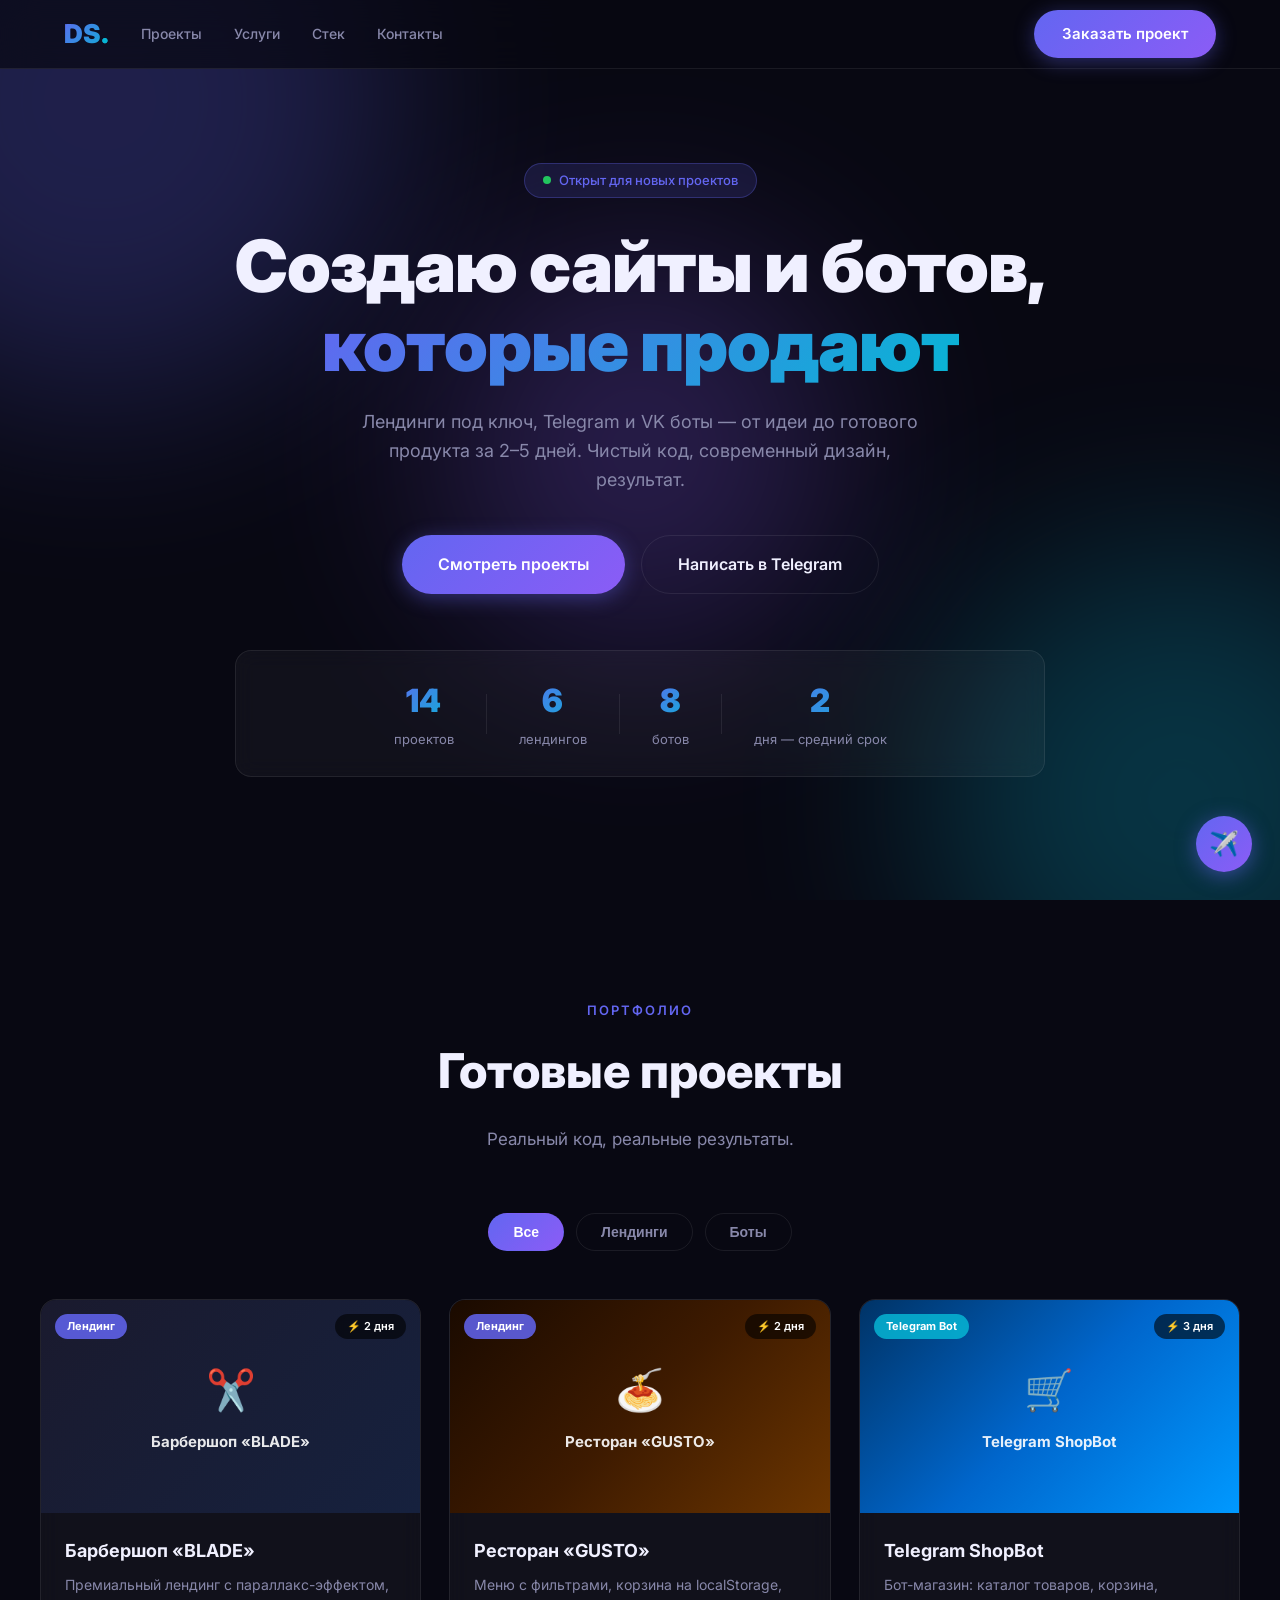
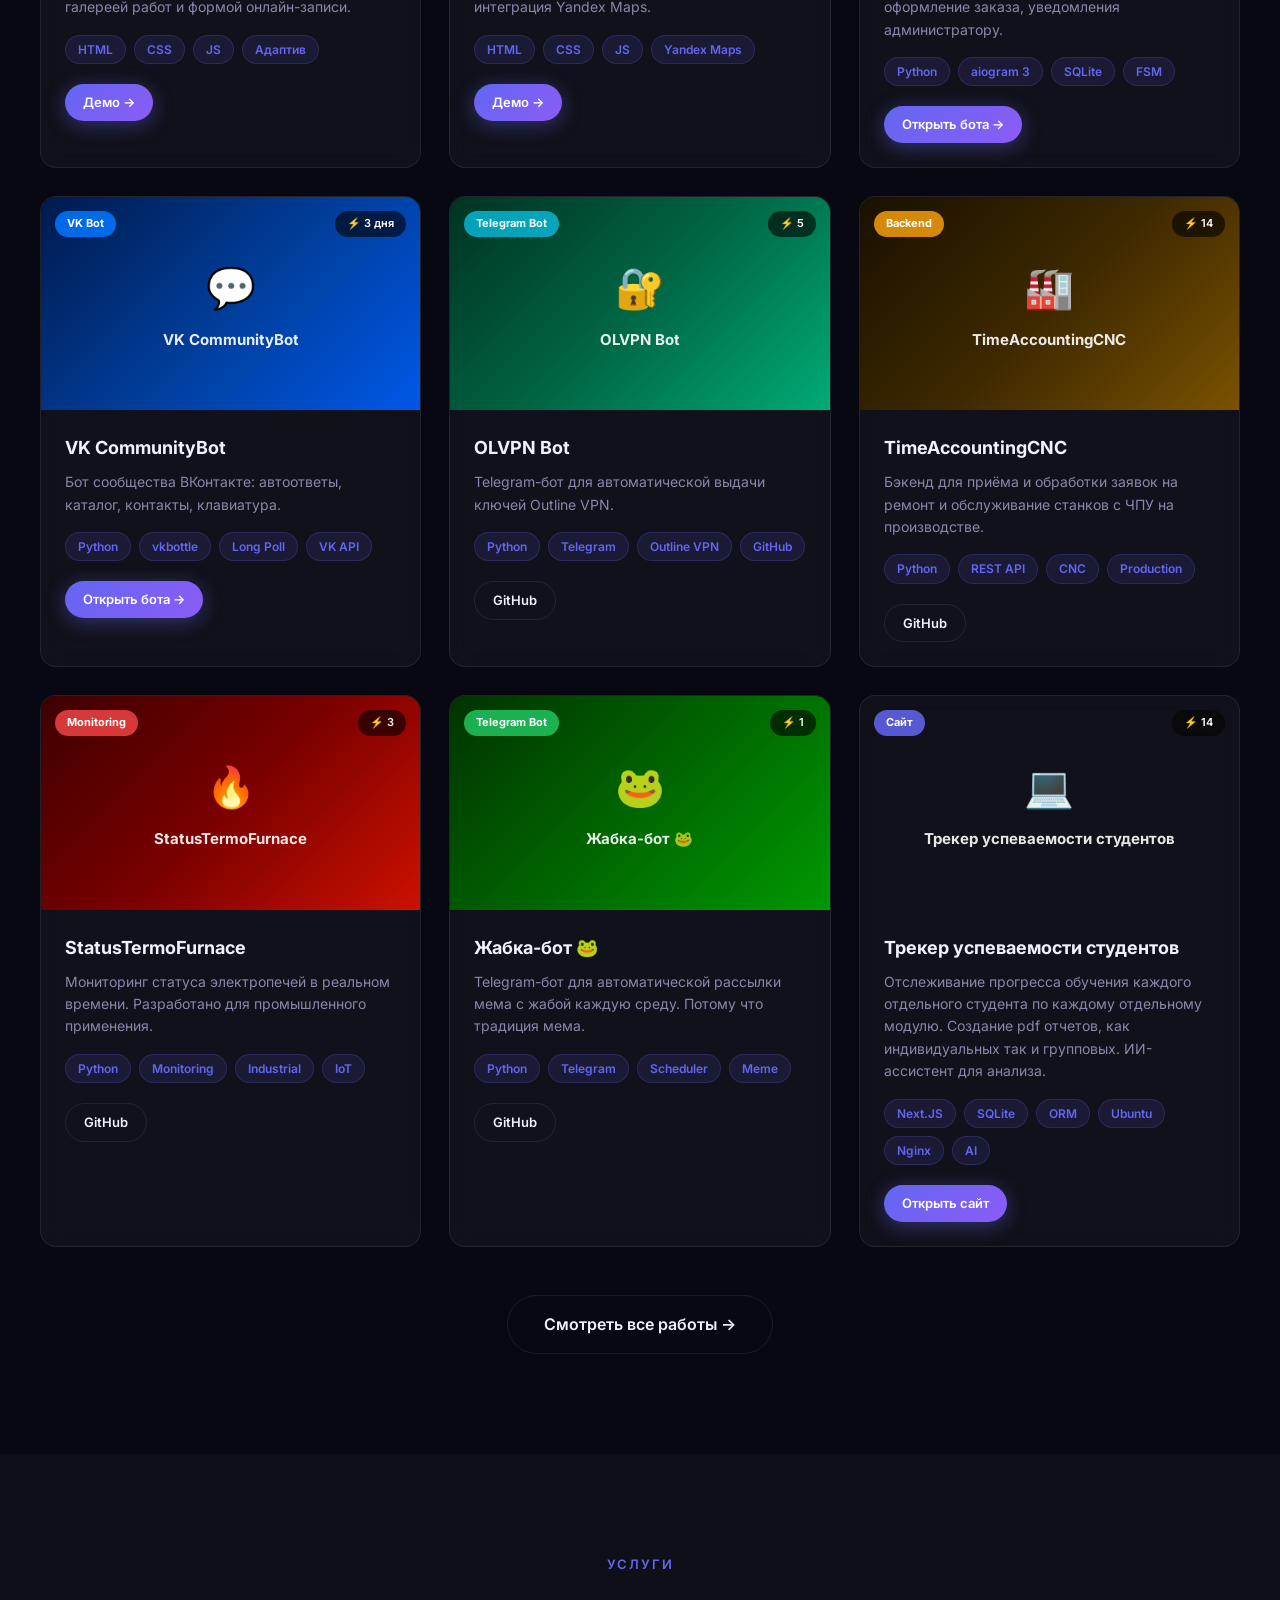
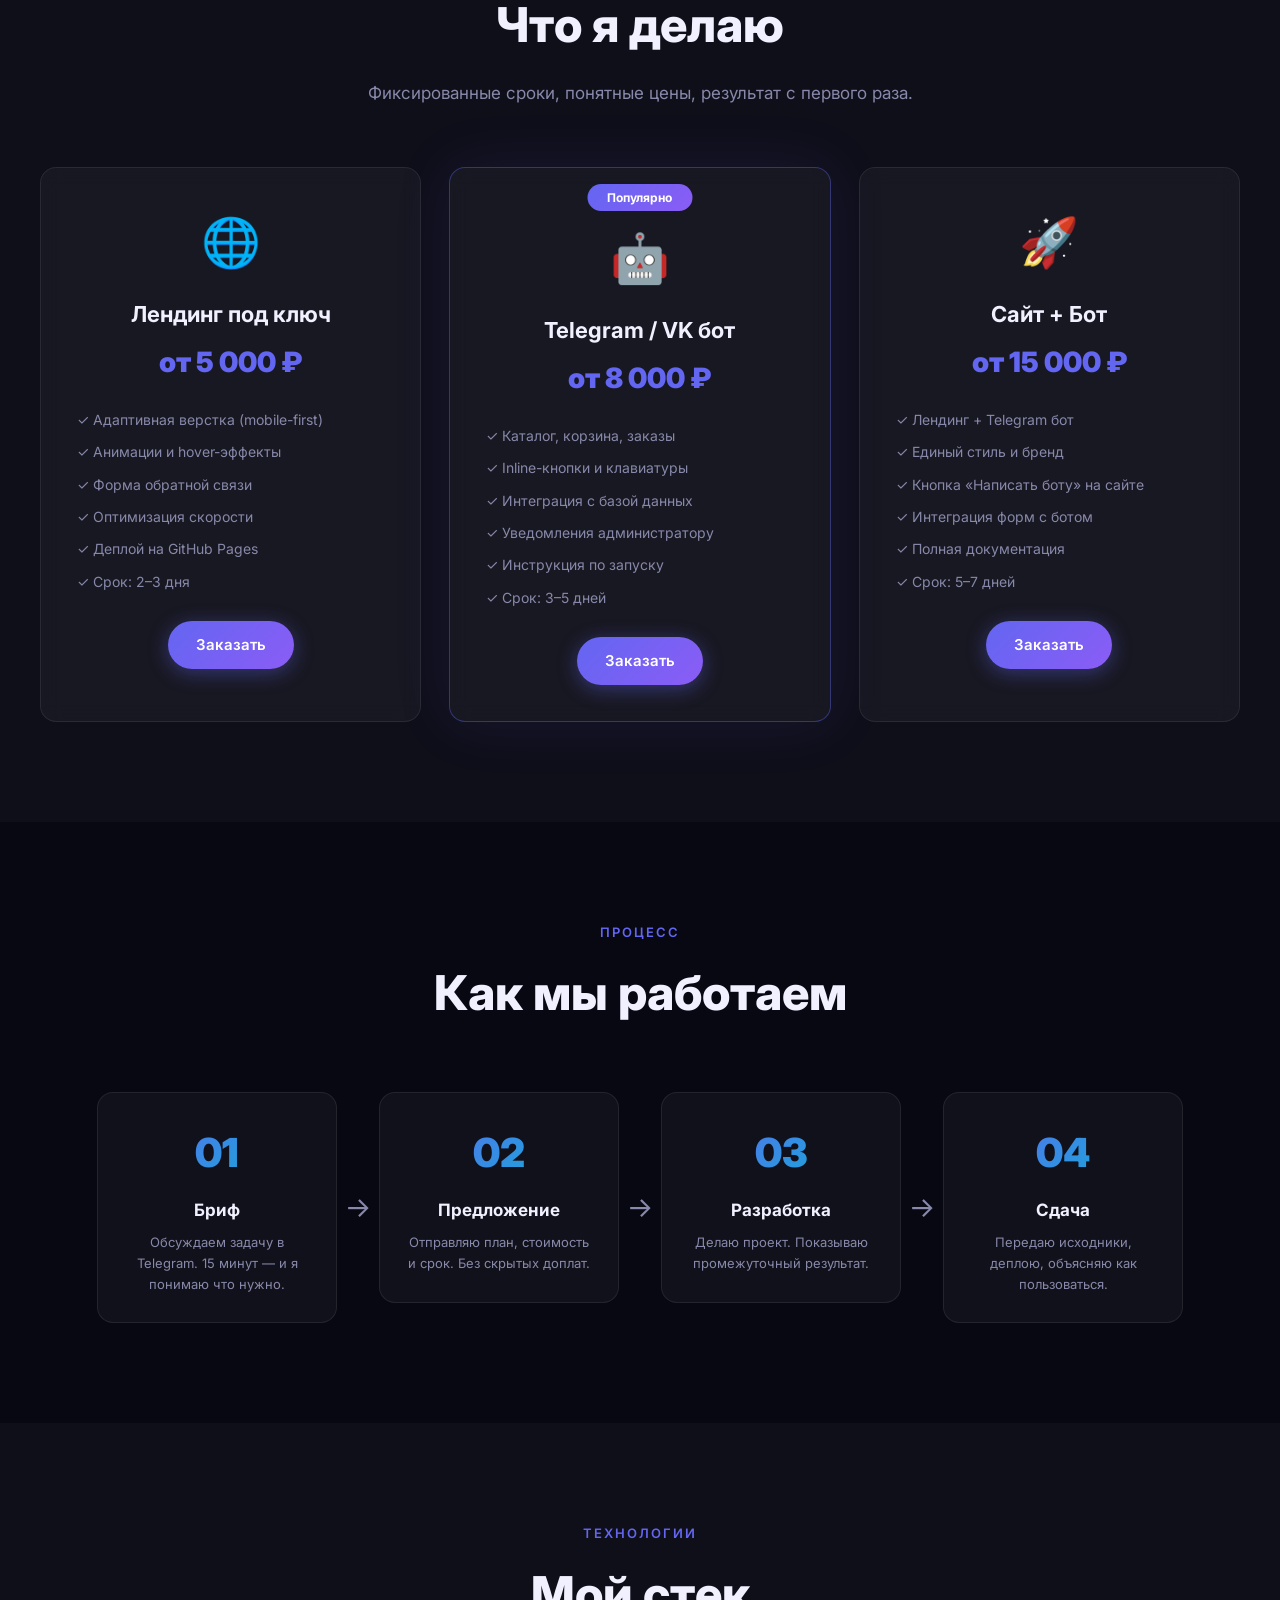
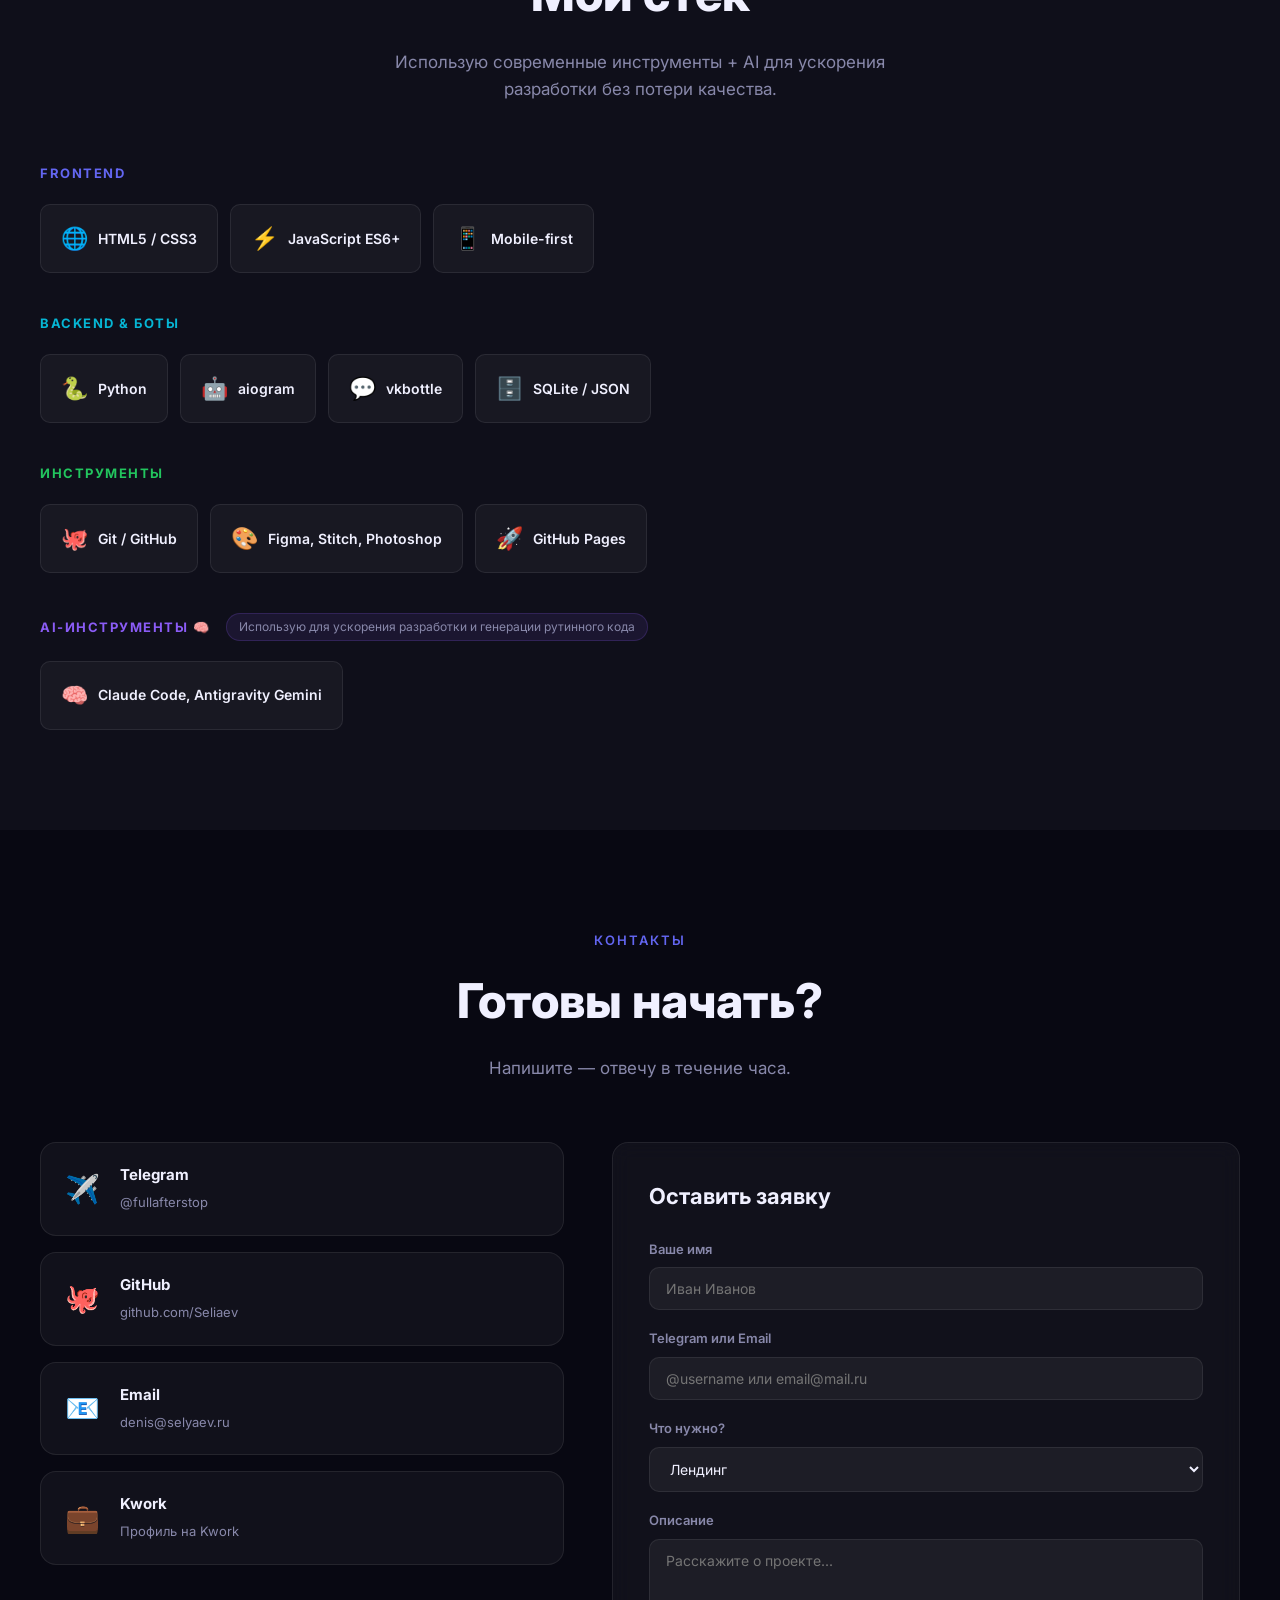
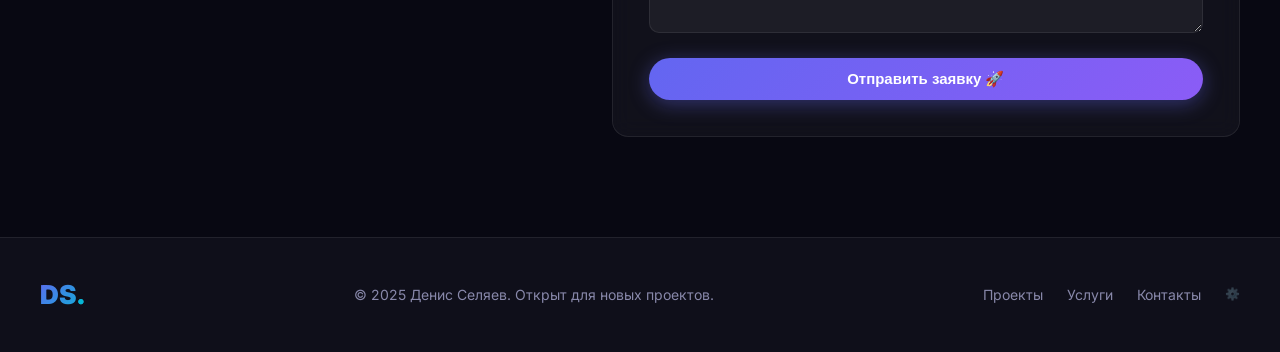
<file: index.html>
<!DOCTYPE html>
<html lang="ru">
<head>
<meta charset="UTF-8">
<meta name="viewport" content="width=device-width, initial-scale=1.0">
<meta name="description" content="Денис Селяев — веб-разработчик. Лендинги и боты под ключ.">
<title>Денис Селяев — Веб-разработчик | Лендинги и боты</title>
<link rel="preconnect" href="https://fonts.googleapis.com">
<link href="https://fonts.googleapis.com/css2?family=Inter:wght@300;400;500;600;700;800;900&display=swap" rel="stylesheet">
<link rel="stylesheet" href="style.css">
</head>
<body>

<nav class="navbar" id="navbar">
  <div class="nav-inner">
    <a class="nav-logo" href="#hero" id="navLogo">DS<span class="dot">.</span></a>
    <ul class="nav-links">
      <li><a href="#projects">Проекты</a></li>
      <li><a href="#services">Услуги</a></li>
      <li><a href="#stack">Стек</a></li>
      <li><a href="#contact">Контакты</a></li>
    </ul>
    <a class="btn btn-primary nav-cta" href="#contact">Заказать проект</a>
    <button class="burger" id="burger" aria-label="Меню">&#9776;</button>
  </div>
  <div class="mobile-menu" id="mobileMenu">
    <a href="#projects">Проекты</a>
    <a href="#services">Услуги</a>
    <a href="#stack">Стек</a>
    <a href="#contact">Контакты</a>
    <a class="btn btn-primary" href="#contact">Заказать проект</a>
  </div>
</nav>

<section class="hero" id="hero">
  <div class="hero-bg">
    <div class="orb orb1"></div><div class="orb orb2"></div><div class="orb orb3"></div>
  </div>
  <div class="hero-content reveal">
    <div class="badge-avail" id="heroBadge"><span class="pulse-dot"></span><span id="heroAvailText">Открыт для новых проектов</span></div>
    <h1 class="hero-title" id="heroTitle">Создаю сайты и ботов,<br><span class="gradient-text" id="heroHighlight">которые продают</span></h1>
    <p class="hero-sub" id="heroSub">Лендинги под ключ, Telegram и VK боты — от идеи до готового продукта за 2–5 дней. Чистый код, современный дизайн, результат.</p>
    <div class="hero-btns">
      <a class="btn btn-primary btn-lg" href="#projects">Смотреть проекты</a>
      <a class="btn btn-ghost btn-lg" id="heroTgBtn" href="#contact">Написать в Telegram</a>
    </div>
    <div class="hero-stats">
      <div class="hstat"><span class="hstat-num" data-target="0" id="stat1">0</span><span class="hstat-label" id="stat1Label">проектов</span></div>
      <div class="hstat-sep"></div>
      <div class="hstat"><span class="hstat-num" data-target="0" id="stat2">0</span><span class="hstat-label" id="stat2Label">лендингов</span></div>
      <div class="hstat-sep"></div>
      <div class="hstat"><span class="hstat-num" data-target="0" id="stat3">0</span><span class="hstat-label" id="stat3Label">ботов</span></div>
      <div class="hstat-sep"></div>
      <div class="hstat"><span class="hstat-num" data-target="0" id="stat4">0</span><span class="hstat-label" id="stat4Label">дня — средний срок</span></div>
    </div>
  </div>
</section>

<section class="section" id="projects">
  <div class="container">
    <div class="section-header reveal">
      <p class="section-label">Портфолио</p>
      <h2 class="section-title">Готовые проекты</h2>
      <p class="section-sub">Реальный код, реальные результаты.</p>
    </div>
    <div class="filter-tabs reveal" id="filterTabs">
      <button class="filter-btn active" data-filter="all">Все</button>
      <button class="filter-btn" data-filter="landing">Лендинги</button>
      <button class="filter-btn" data-filter="bot">Боты</button>
    </div>
    <div class="projects-grid" id="projectsGrid"></div>
    <div class="all-works-wrap reveal">
      <a id="allWorksBtn" class="btn btn-ghost btn-lg" href="works.html">Смотреть все работы →</a>
    </div>
  </div>
</section>

<section class="section section-alt" id="services">
  <div class="container">
    <div class="section-header reveal">
      <p class="section-label">Услуги</p>
      <h2 class="section-title">Что я делаю</h2>
      <p class="section-sub">Фиксированные сроки, понятные цены, результат с первого раза.</p>
    </div>
    <div class="services-grid" id="servicesGrid"></div>
  </div>
</section>

<section class="section" id="process">
  <div class="container">
    <div class="section-header reveal">
      <p class="section-label">Процесс</p>
      <h2 class="section-title">Как мы работаем</h2>
    </div>
    <div class="process-steps">
      <div class="step reveal"><div class="step-num">01</div><h4>Бриф</h4><p>Обсуждаем задачу в Telegram. 15 минут — и я понимаю что нужно.</p></div>
      <div class="step-arrow reveal">→</div>
      <div class="step reveal"><div class="step-num">02</div><h4>Предложение</h4><p>Отправляю план, стоимость и срок. Без скрытых доплат.</p></div>
      <div class="step-arrow reveal">→</div>
      <div class="step reveal"><div class="step-num">03</div><h4>Разработка</h4><p>Делаю проект. Показываю промежуточный результат.</p></div>
      <div class="step-arrow reveal">→</div>
      <div class="step reveal"><div class="step-num">04</div><h4>Сдача</h4><p>Передаю исходники, деплою, объясняю как пользоваться.</p></div>
    </div>
  </div>
</section>

<section class="section section-alt" id="stack">
  <div class="container">
    <div class="section-header reveal">
      <p class="section-label">Технологии</p>
      <h2 class="section-title">Мой стек</h2>
      <p class="section-sub">Использую современные инструменты + AI для ускорения разработки без потери качества.</p>
    </div>
    <div class="stack-groups" id="stackGroups"></div>
  </div>
</section>

<section class="section" id="contact">
  <div class="container">
    <div class="section-header reveal">
      <p class="section-label">Контакты</p>
      <h2 class="section-title">Готовы начать?</h2>
      <p class="section-sub">Напишите — отвечу в течение часа.</p>
    </div>
    <div class="contact-wrapper">
      <div class="contact-links reveal" id="contactLinks"></div>
      <form class="contact-form card reveal" id="contactForm">
        <h3>Оставить заявку</h3>
        <div class="form-group"><label>Ваше имя</label><input type="text" placeholder="Иван Иванов" required></div>
        <div class="form-group"><label>Telegram или Email</label><input type="text" placeholder="@username или email@mail.ru" required></div>
        <div class="form-group"><label>Что нужно?</label>
          <select><option>Лендинг</option><option>Telegram бот</option><option>VK бот</option><option>Сайт + Бот</option><option>Другое</option></select>
        </div>
        <div class="form-group"><label>Описание</label><textarea rows="4" placeholder="Расскажите о проекте..."></textarea></div>
        <button type="submit" class="btn btn-primary btn-full">Отправить заявку 🚀</button>
        <div class="form-success" id="formSuccess">✅ Заявка отправлена! Отвечу в течение часа.</div>
      </form>
    </div>
  </div>
</section>

<footer class="footer">
  <div class="container footer-inner">
    <div class="nav-logo">DS<span class="dot">.</span></div>
    <p class="footer-text" id="footerText">© 2025 Денис Селяев. Открыт для новых проектов.</p>
    <div class="footer-links">
      <a href="#projects">Проекты</a>
      <a href="#services">Услуги</a>
      <a href="#contact">Контакты</a>
      <a href="admin/index.html" style="opacity:0.3;font-size:12px">⚙️</a>
    </div>
  </div>
</footer>

<a class="float-btn" id="floatBtn" href="#contact" title="Написать в Telegram">✈️</a>

<script src="data.js"></script>
<script src="main.js"></script>
</body>
</html>
</file>
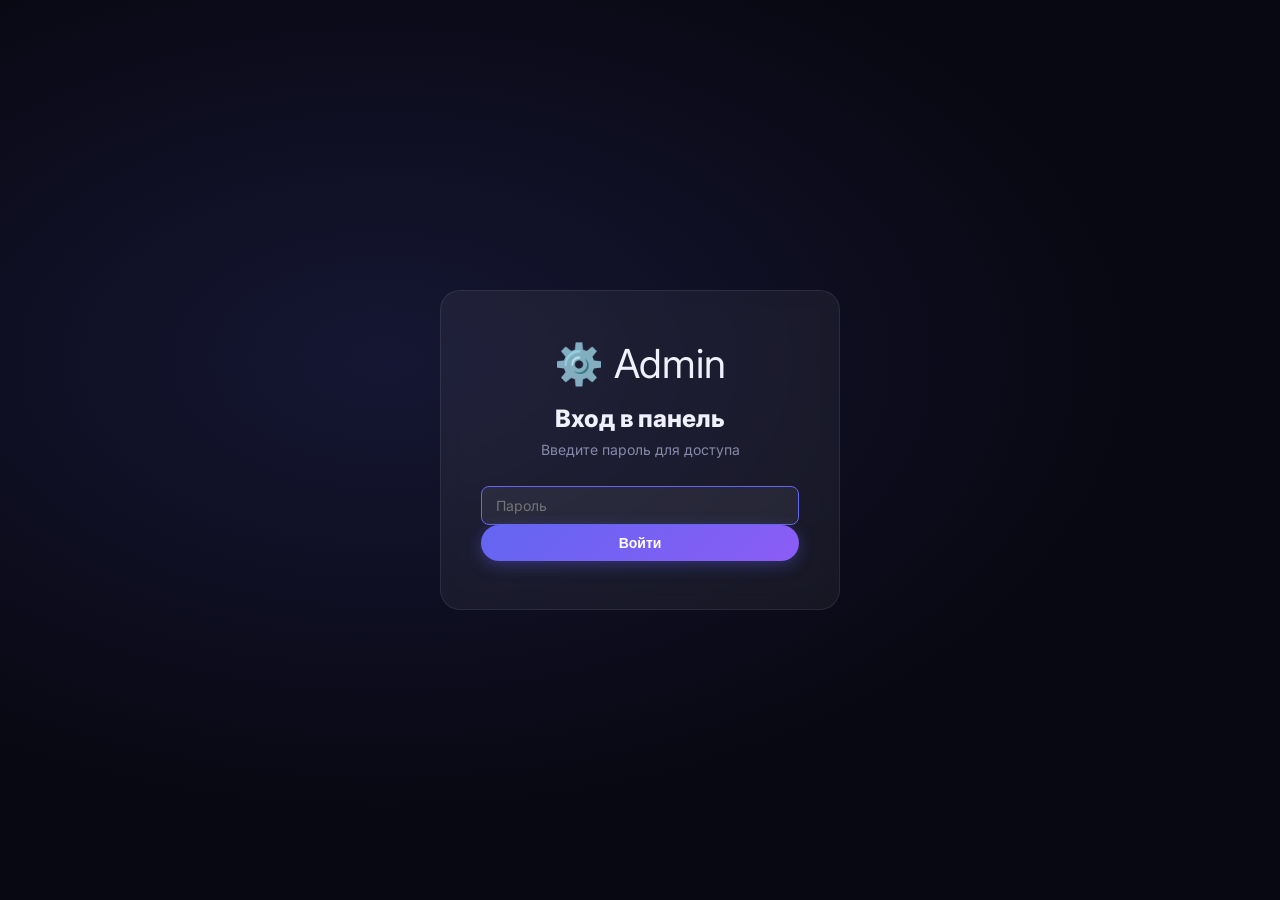
<file: admin/index.html>
<!DOCTYPE html>
<html lang="ru">
<head>
<meta charset="UTF-8">
<meta name="viewport" content="width=device-width,initial-scale=1">
<title>Admin — Portfolio</title>
<link rel="preconnect" href="https://fonts.googleapis.com">
<link href="https://fonts.googleapis.com/css2?family=Inter:wght@400;500;600;700;800&display=swap" rel="stylesheet">
<link rel="stylesheet" href="admin.css">
</head>
<body>

<!-- LOGIN -->
<div id="loginScreen" class="login-screen">
  <div class="login-card">
    <div class="login-logo">⚙️ Admin</div>
    <h2>Вход в панель</h2>
    <p class="login-sub">Введите пароль для доступа</p>
    <div class="form-group">
      <input type="password" id="loginPass" placeholder="Пароль" autofocus>
    </div>
    <button class="btn btn-primary btn-full" id="loginBtn">Войти</button>
    <div class="login-error" id="loginError">Неверный пароль</div>

  </div>
</div>

<!-- ADMIN PANEL -->
<div id="adminPanel" class="admin-panel hidden">
  <aside class="sidebar">
    <div class="sidebar-logo">DS<span class="dot">.</span> Admin</div>
    <nav class="sidebar-nav">
      <button class="nav-btn active" data-tab="projects">📁 Проекты</button>
      <button class="nav-btn" data-tab="hero">🏠 Hero</button>
      <button class="nav-btn" data-tab="services">💼 Услуги</button>
      <button class="nav-btn" data-tab="stack">🛠 Стек</button>
      <button class="nav-btn" data-tab="contacts">📬 Контакты</button>
      <button class="nav-btn" data-tab="settings">🔒 Настройки</button>
    </nav>
    <div class="sidebar-footer">
      <a href="../index.html" target="_blank" class="btn-link">← Открыть сайт</a>
      <button class="btn-link" id="exportDataBtn" title="Скачать data.js для деплоя на GitHub Pages">📥 Экспорт data.js</button>
      <label class="btn-link" style="cursor:pointer" title="Импортировать ранее сохранённый data.js">📤 Импорт data.js<input type="file" id="importDataFile" accept=".js" style="display:none"></label>
      <button class="btn-link logout" id="logoutBtn">Выйти</button>
    </div>
  </aside>

  <main class="admin-content">
    <div class="topbar">
      <h1 class="page-title" id="pageTitle">Проекты</h1>
      <button class="btn btn-primary" id="saveBtn">💾 Сохранить</button>
    </div>

    <!-- PROJECTS TAB -->
    <div class="tab-pane active" id="tab-projects">
      <div class="tab-toolbar">
        <button class="btn btn-primary" id="addProjectBtn">+ Добавить проект</button>
      </div>
      <div class="projects-list" id="projectsList"></div>
    </div>

    <!-- HERO TAB -->
    <div class="tab-pane hidden" id="tab-hero">
      <div class="field-grid">
        <div class="form-group"><label>Заголовок (первая строка)</label><input id="h-title" type="text"></div>
        <div class="form-group"><label>Заголовок (выделение)</label><input id="h-highlight" type="text"></div>
        <div class="form-group full"><label>Подзаголовок</label><textarea id="h-sub" rows="3"></textarea></div>
        <div class="form-group"><label>Бейдж «открыт»</label><input id="h-available-text" type="text"></div>
        <div class="form-group"><label><input type="checkbox" id="h-available"> Показывать бейдж</label></div>
        <div class="form-group"><label>Подпись статистики 1</label><input id="h-stat1" type="text"></div>
        <div class="form-group"><label>Подпись статистики 2</label><input id="h-stat2" type="text"></div>
        <div class="form-group"><label>Подпись статистики 3</label><input id="h-stat3" type="text"></div>
        <div class="form-group"><label>Подпись статистики 4</label><input id="h-stat4" type="text"></div>
        <div class="form-group"><label>Логотип: текст (напр. DS.)</label><input id="h-logo-text" type="text" placeholder="DS."></div>
        <div class="form-group full"><label>Логотип: URL изображения (пусто = текст)</label><input id="h-logo-image" type="text" placeholder="images/logo.png"></div>
      </div>
    </div>

    <!-- SERVICES TAB -->
    <div class="tab-pane hidden" id="tab-services">
      <div class="services-admin" id="servicesAdmin"></div>
    </div>

    <!-- STACK TAB -->
    <div class="tab-pane hidden" id="tab-stack">
      <div class="tab-toolbar">
        <button class="btn btn-primary" id="addStackBtn">+ Добавить</button>
      </div>
      <div class="stack-admin" id="stackAdmin"></div>
    </div>

    <!-- CONTACTS TAB -->
    <div class="tab-pane hidden" id="tab-contacts">
      <div class="field-grid">
        <div class="form-group"><label>Telegram ник</label><input id="c-tg-handle" type="text"></div>
        <div class="form-group"><label>Telegram URL</label><input id="c-tg-url" type="text"></div>
        <div class="form-group"><label>GitHub ник</label><input id="c-gh-handle" type="text"></div>
        <div class="form-group"><label>GitHub URL</label><input id="c-gh-url" type="text"></div>
        <div class="form-group"><label>Email</label><input id="c-email" type="text"></div>
        <div class="form-group"><label>Kwork URL</label><input id="c-kwork" type="text"></div>
        <div class="form-group"><label>Kwork подпись</label><input id="c-kwork-label" type="text"></div>
      </div>
    </div>

    <!-- SETTINGS TAB -->
    <div class="tab-pane hidden" id="tab-settings">
      <div class="field-grid">
        <div class="form-group"><label>Текущий пароль</label><input id="s-old-pass" type="password" placeholder="Текущий пароль"></div>
        <div class="form-group"><label>Новый пароль</label><input id="s-new-pass" type="password" placeholder="Новый пароль"></div>
        <div class="form-group"><label>Повторите пароль</label><input id="s-new-pass2" type="password" placeholder="Повторите пароль"></div>
        <div class="form-group full">
          <button class="btn btn-primary" id="changePassBtn">Изменить пароль</button>
          <span id="passMsg" style="margin-left:12px;font-size:14px"></span>
        </div>

        <div class="form-group full">
          <hr style="border-color:var(--border);margin:16px 0">
          <h3 style="margin-bottom:4px">📨 Уведомления о заявках (Cloudflare Worker)</h3>
          <p style="font-size:13px;color:var(--muted);margin-bottom:12px">
            Заявки с формы приходят в Telegram через защищённый прокси-сервер.<br>
            Токен бота хранится на сервере Cloudflare — посетители сайта его не видят.<br>
            Вставьте URL вашего Worker (например: <code>https://portfolio-notify.xxx.workers.dev</code>).
          </p>
        </div>
        <div class="form-group full">
          <label>🔗 Worker URL</label>
          <input id="s-worker-url" type="text" placeholder="https://portfolio-notify.xxx.workers.dev">
        </div>
        <div class="form-group full" style="color:var(--muted);font-size:12px">
          ℹ️ URL Worker публикуется в data.js — это безопасно. Сам токен Telegram хранится только в Cloudflare Secrets.
        </div>

        <div class="form-group full">
          <hr style="border-color:var(--border);margin:16px 0">
          <h3 style="margin-bottom:8px">🚀 Публикация на GitHub Pages</h3>
          <p style="font-size:13px;color:var(--muted);margin-bottom:12px;line-height:1.6">
            Нажмите кнопку ниже — изменения сразу появятся на <strong>seliaev.github.io</strong>.<br>
            GitHub Token хранится только в вашем браузере (localStorage), не публикуется.
          </p>
        </div>
        <div class="form-group">
          <label>GitHub Personal Access Token</label>
          <input id="s-gh-token" type="password" placeholder="ghp_...">
        </div>
        <div class="form-group">
          <label>Репозиторий (owner/repo)</label>
          <input id="s-gh-repo" type="text" placeholder="Seliaev/seliaev.github.io">
        </div>
        <div class="form-group full">
          <button class="btn btn-primary" id="pushGithubBtn">🚀 Опубликовать на GitHub</button>
          <span id="pushMsg" style="margin-left:12px;font-size:14px"></span>
        </div>
        <div class="form-group full" style="color:var(--muted);font-size:12px">
          ℹ️ Нужен токен с правами <code>repo</code>. Создайте на <a href="https://github.com/settings/tokens" target="_blank" style="color:var(--primary)">github.com/settings/tokens</a>
        </div>
      </div>
        <div class="form-group full">
          <hr style="border-color:var(--border);margin:16px 0">
          <h3 style="margin-bottom:12px">Сброс данных</h3>
          <button class="btn btn-danger" id="resetDataBtn">⚠️ Сбросить все данные к стандартным</button>
        </div>
      </div>

  </main>
</div>

<!-- PROJECT MODAL -->
<div class="modal-overlay hidden" id="modalOverlay">
  <div class="modal">
    <div class="modal-header">
      <h3 id="modalTitle">Проект</h3>
      <button class="modal-close" id="modalClose">✕</button>
    </div>
    <div class="modal-body">
      <div class="field-grid">
        <div class="form-group"><label>ID (уникальный)</label><input id="p-id" type="text" placeholder="my-project-id"></div>
        <div class="form-group"><label>Название</label><input id="p-name" type="text"></div>
        <div class="form-group full"><label>Описание</label><textarea id="p-desc" rows="2"></textarea></div>
        <div class="form-group"><label>Категория</label>
          <select id="p-cat"><option value="landing">Лендинг</option><option value="bot">Бот</option></select>
        </div>
        <div class="form-group"><label>Бейдж (текст)</label><input id="p-badge" type="text"></div>
        <div class="form-group"><label>Цвет бейджа (rgba)</label><input id="p-badge-color" type="text" placeholder="rgba(99,102,241,0.85)"></div>
        <div class="form-group"><label>Время разработки</label><input id="p-time" type="text" placeholder="2 дня"></div>
        <div class="form-group"><label>Эмодзи</label><input id="p-emoji" type="text" placeholder="🚀"></div>
        <div class="form-group full"><label>URL картинки (или пусто)</label><input id="p-image" type="text" placeholder="images/projects/01.webp"></div>
        <div class="form-group full"><label>Градиент фона</label><input id="p-bg" type="text" placeholder="linear-gradient(135deg,#111,#222)"></div>
        <div class="form-group full"><label>Теги (через запятую)</label><input id="p-tags" type="text" placeholder="HTML, CSS, JS"></div>
        <div class="form-group full"><label>Демо URL (лендинг)</label><input id="p-demo" type="text" placeholder="../landings/01/index.html"></div>
        <div class="form-group full"><label>GitHub URL</label><input id="p-github" type="text" placeholder="https://github.com/..."></div>
        <div class="form-group full"><label>Прямая ссылка (бот / без демо)</label><input id="p-direct" type="text" placeholder="https://t.me/MyBot"></div>
        <div class="form-group"><label>Подпись кнопки ссылки</label><input id="p-direct-label" type="text" placeholder="Открыть бота →"></div>
        <div class="form-group"><label><input type="checkbox" id="p-visible"> Отображать на сайте</label></div>
        <div class="form-group"><label><input type="checkbox" id="p-featured"> ⭐ На главную (featured)</label></div>
      </div>
    </div>
    <div class="modal-footer">
      <button class="btn btn-ghost" id="modalCancel">Отмена</button>
      <button class="btn btn-primary" id="modalSave">Сохранить</button>
    </div>
  </div>
</div>

<div class="toast hidden" id="toast">✅ Сохранено!</div>

<script src="../data.js"></script>
<script src="admin.js"></script>
</body>
</html>
</file>
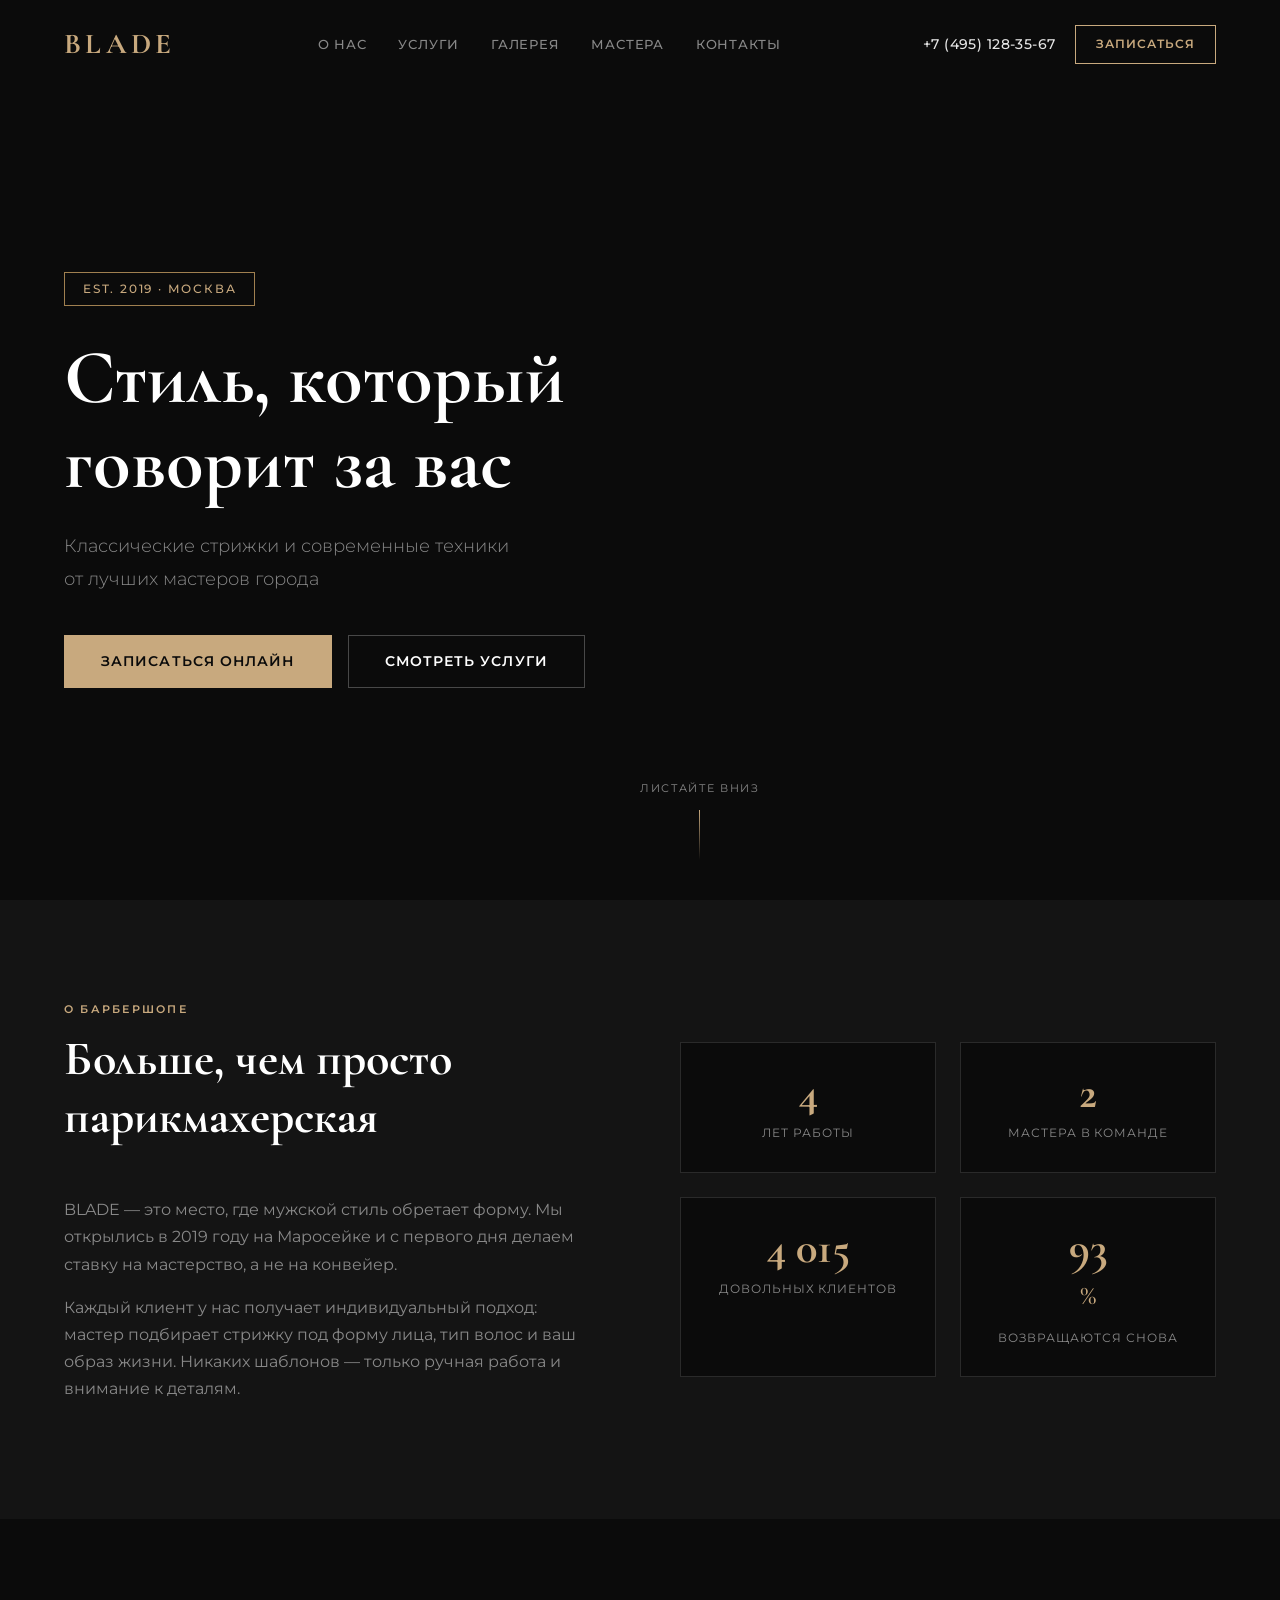
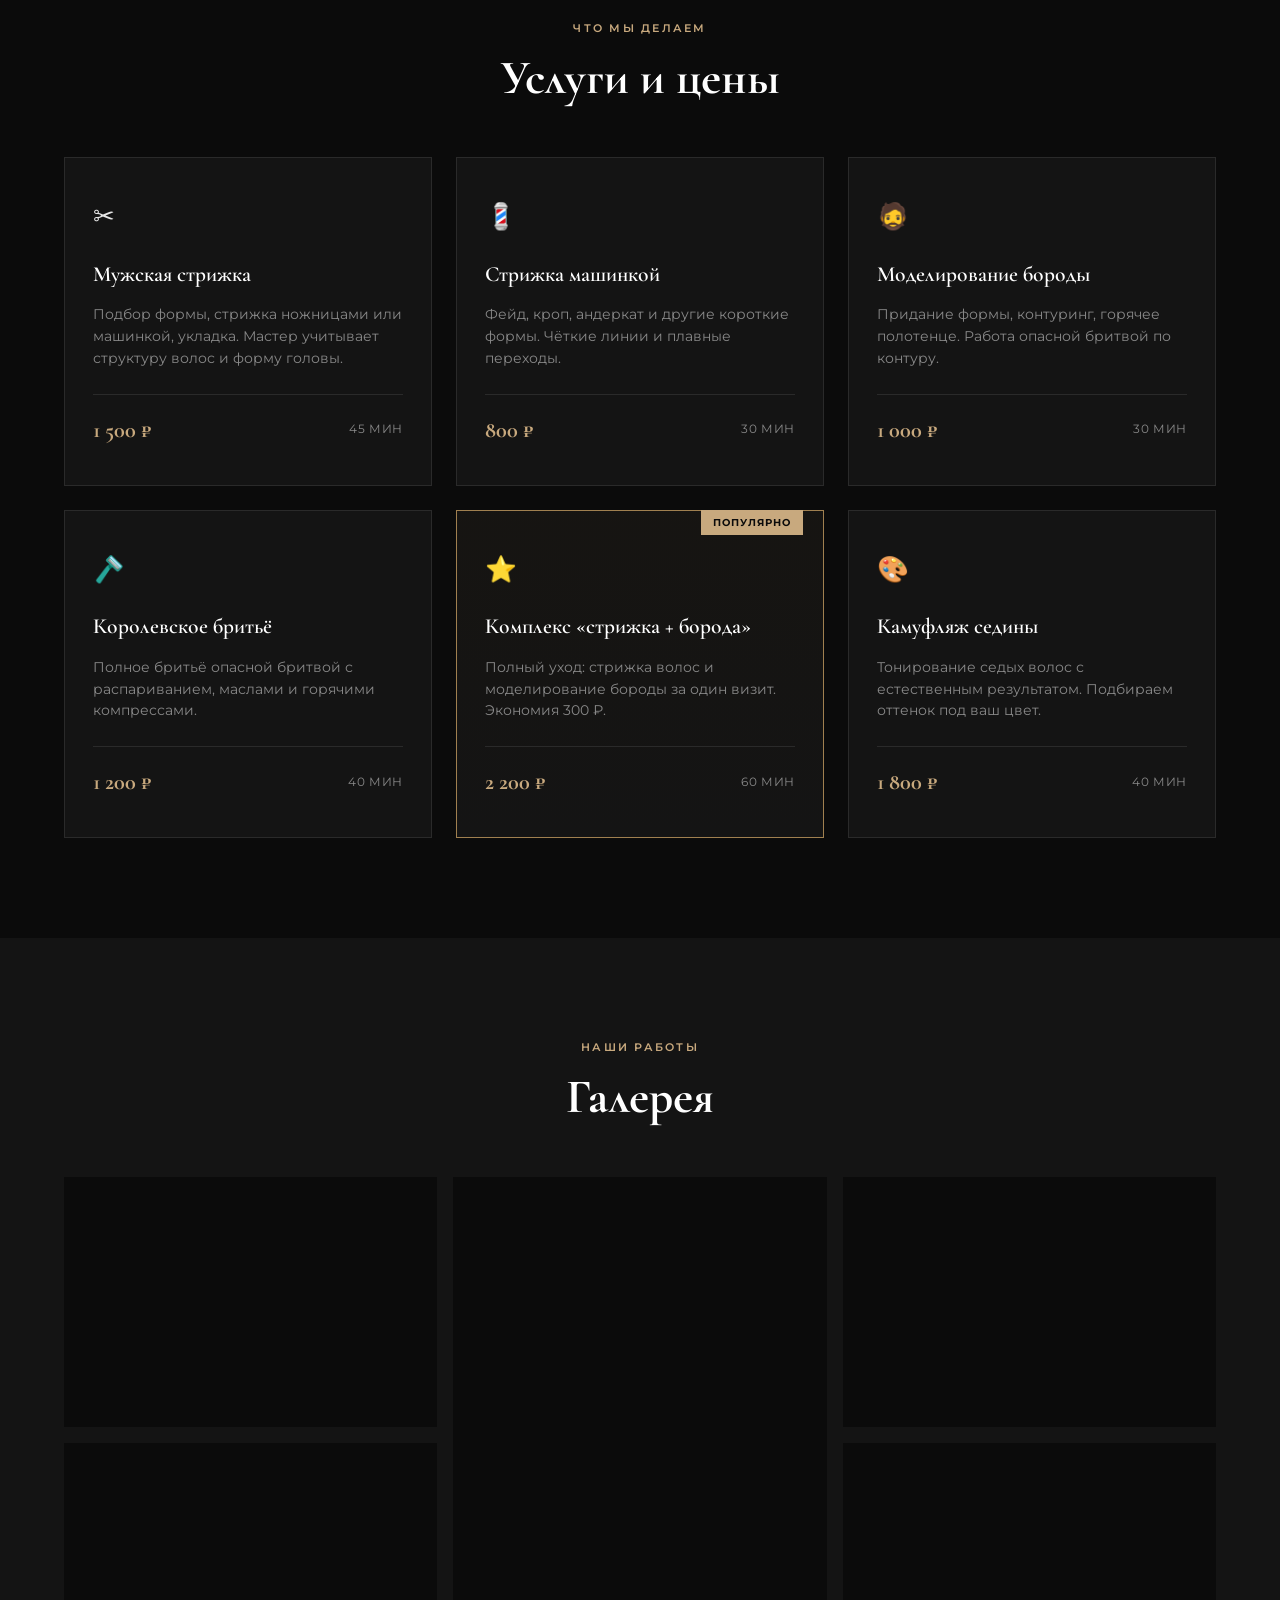
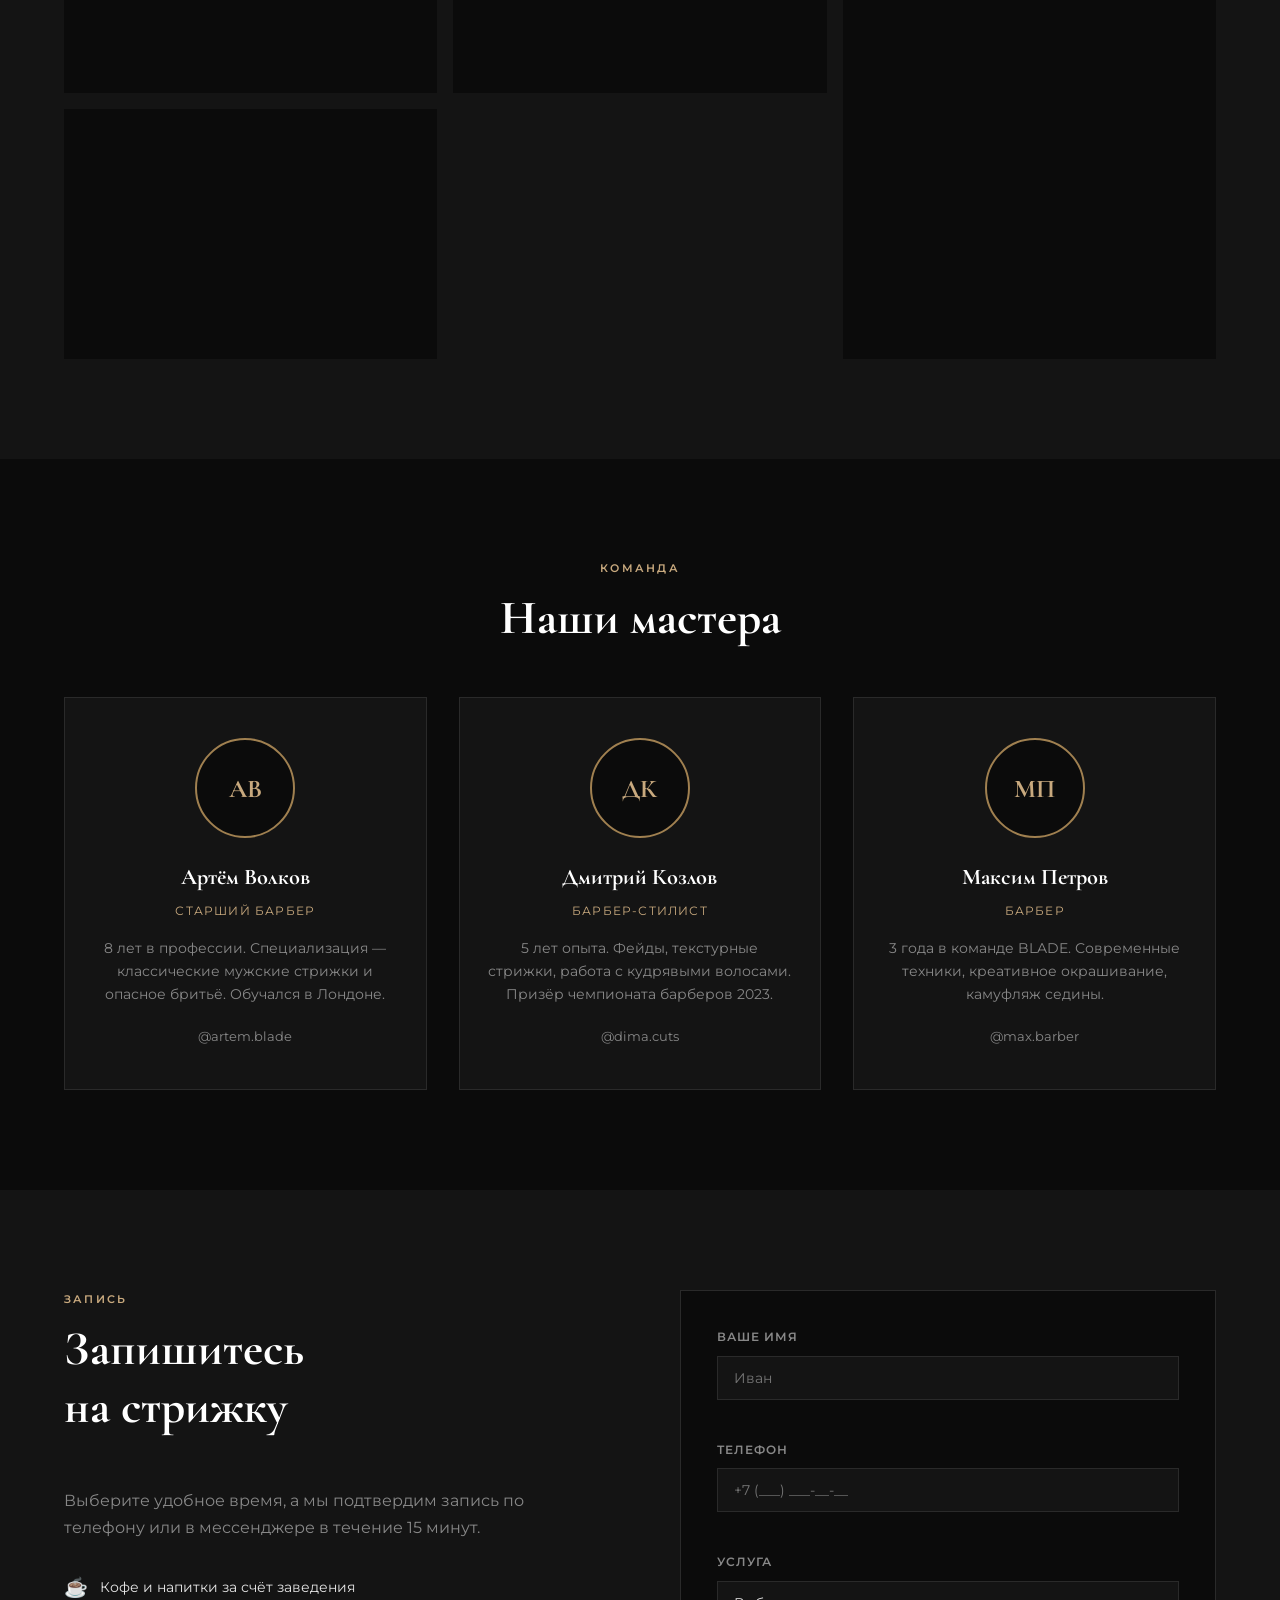
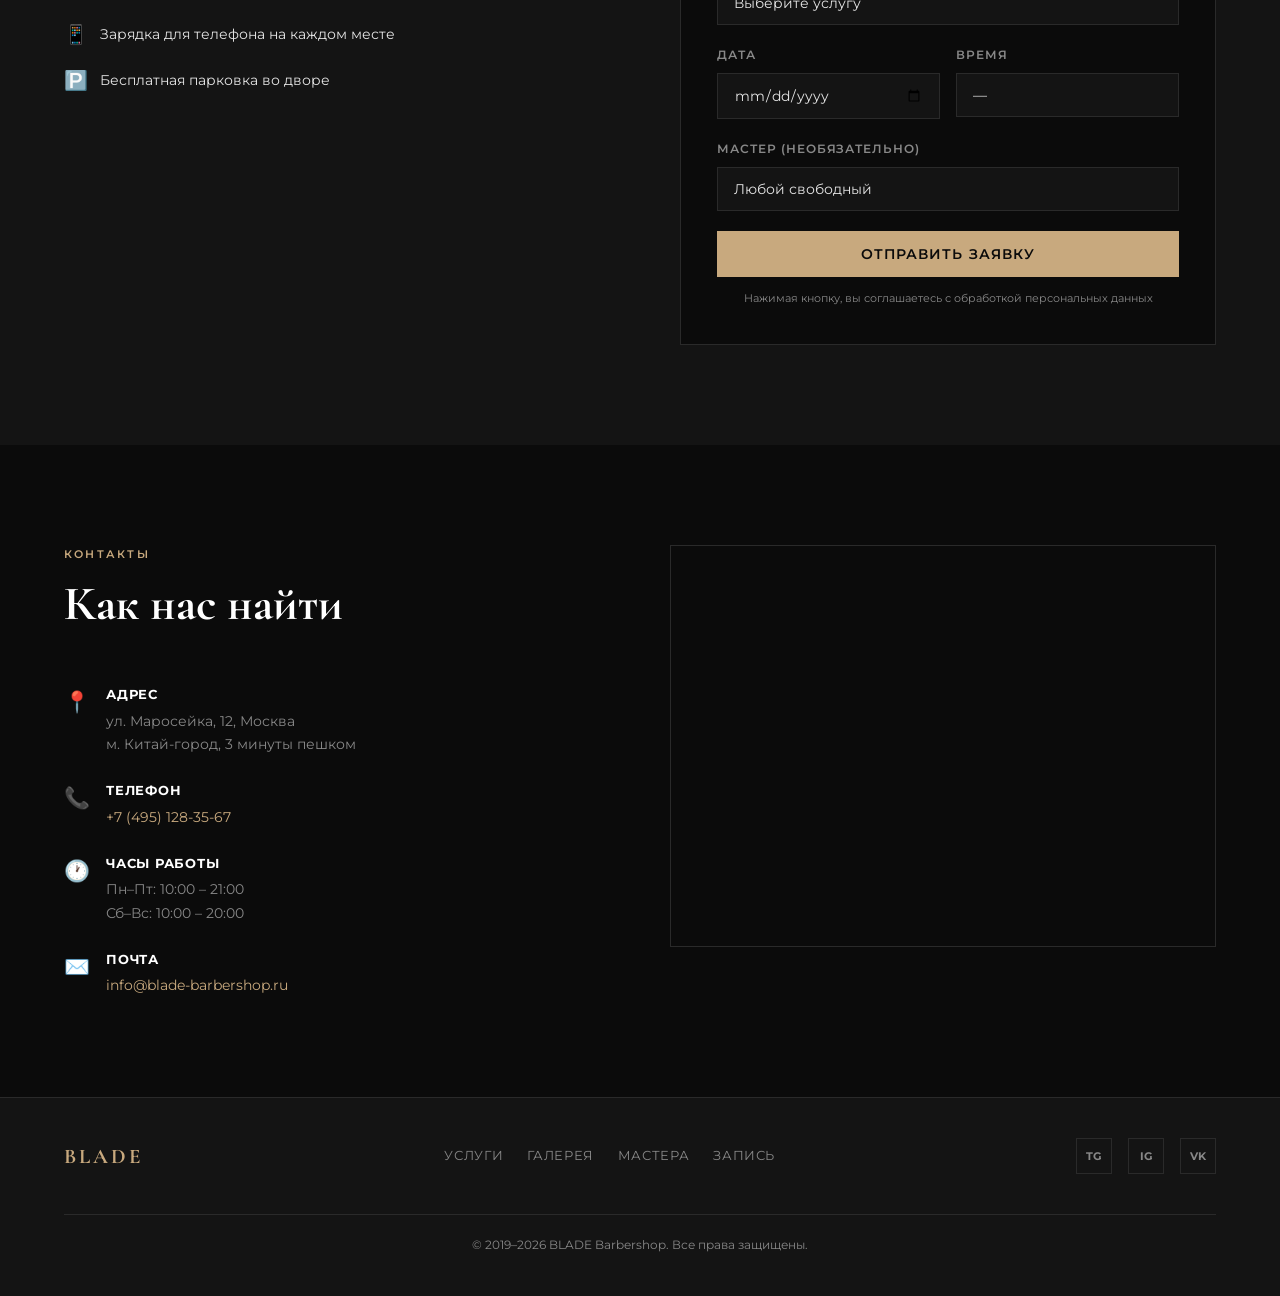
<file: demos/barbershop/index.html>
﻿<!DOCTYPE html>
<html lang="ru">
<head>
    <meta charset="UTF-8">
    <meta name="viewport" content="width=device-width, initial-scale=1.0">
    <title>BLADE — Мужская парикмахерская в Москве</title>
    <meta name="description" content="Премиальный барбершоп BLADE в центре Москвы. Мужские стрижки, моделирование бороды, королевское бритьё. Запись онлайн.">
    <meta name="keywords" content="барбершоп, мужская стрижка, Москва, барбер, стрижка бороды">
    <meta property="og:title" content="BLADE — Мужская парикмахерская">
    <meta property="og:description" content="Классические стрижки и современные техники в самом сердце Москвы.">
    <meta property="og:type" content="website">
    <link rel="preconnect" href="https://fonts.googleapis.com">
    <link rel="preconnect" href="https://fonts.gstatic.com" crossorigin>
    <link href="https://fonts.googleapis.com/css2?family=Cormorant+Garamond:ital,wght@0,400;0,600;0,700;1,400&family=Montserrat:wght@300;400;500;600;700&display=swap" rel="stylesheet">
    <link rel="stylesheet" href="style.css">
</head>
<body>

    <!-- Шапка сайта -->
    <header class="header" id="header">
        <div class="container header-inner">
            <a href="#" class="logo">BLADE</a>
            <nav class="nav" id="nav">
                <a href="#about" class="nav-link">О нас</a>
                <a href="#services" class="nav-link">Услуги</a>
                <a href="#gallery" class="nav-link">Галерея</a>
                <a href="#team" class="nav-link">Мастера</a>
                <a href="#contacts" class="nav-link">Контакты</a>
            </nav>
            <div class="header-right">
                <a href="tel:+74951283567" class="header-phone">+7 (495) 128-35-67</a>
                <a href="#booking" class="btn btn-sm">Записаться</a>
            </div>
            <button class="burger" id="burger" aria-label="Открыть меню">
                <span></span><span></span><span></span>
            </button>
        </div>
    </header>

    <main>

        <!-- Главный экран -->
        <section class="hero" id="hero">
            <div class="hero-bg"></div>
            <div class="container hero-content">
                <span class="hero-badge">Est. 2019 · Москва</span>
                <h1 class="hero-title">Стиль, который<br>говорит за вас</h1>
                <p class="hero-subtitle">Классические стрижки и современные техники<br>от лучших мастеров города</p>
                <div class="hero-buttons">
                    <a href="#booking" class="btn btn-primary">Записаться онлайн</a>
                    <a href="#services" class="btn btn-ghost">Смотреть услуги</a>
                </div>
                </div>
            <div class="hero-scroll">
                <span>Листайте вниз</span>
                <div class="scroll-line"></div>
            </div>
        </section>
        <!-- О нас -->
        <section class="about section" id="about">
            <div class="container">
                <div class="about-grid">
                    <div class="about-text reveal">
                        <span class="section-label">О барбершопе</span>
                        <h2 class="section-title">Больше, чем просто<br>парикмахерская</h2>
                        <p>BLADE — это место, где мужской стиль обретает форму. Мы открылись в 2019 году на Маросейке и с первого дня делаем ставку на мастерство, а не на конвейер.</p>
                        <p>Каждый клиент у нас получает индивидуальный подход: мастер подбирает стрижку под форму лица, тип волос и ваш образ жизни. Никаких шаблонов — только ручная работа и внимание к деталям.</p>
                    </div>
                    <div class="about-stats reveal">
                        <div class="stat-card">
                            <span class="stat-number" data-target="5">0</span>
                            <span class="stat-label">лет работы</span>
                        </div>
                        <div class="stat-card">
                            <span class="stat-number" data-target="3">0</span>
                            <span class="stat-label">мастера в команде</span>
                        </div>
                        <div class="stat-card">
                            <span class="stat-number" data-target="4200">0</span>
                            <span class="stat-label">довольных клиентов</span>
                        </div>
                        <div class="stat-card">
                            <span class="stat-number" data-target="98">0</span>
                            <span class="stat-suffix">%</span>
                            <span class="stat-label">возвращаются снова</span>
                        </div>
                    </div>
                </div>
            </div>
        </section>

        <!-- Услуги и цены -->
        <section class="services section" id="services">
            <div class="container">
                <span class="section-label center">Что мы делаем</span>
                <h2 class="section-title center">Услуги и цены</h2>
                <div class="services-grid">
                    <div class="service-card reveal">
                        <div class="service-icon">✂</div>
                        <h3>Мужская стрижка</h3>
                        <p>Подбор формы, стрижка ножницами или машинкой, укладка. Мастер учитывает структуру волос и форму головы.</p>
                        <div class="service-meta">
                            <span class="service-price">1 500 ₽</span>
                            <span class="service-time">45 мин</span>
                        </div>
                    </div>
                    <div class="service-card reveal">
                        <div class="service-icon">💈</div>
                        <h3>Стрижка машинкой</h3>
                        <p>Фейд, кроп, андеркат и другие короткие формы. Чёткие линии и плавные переходы.</p>
                        <div class="service-meta">
                            <span class="service-price">800 ₽</span>
                            <span class="service-time">30 мин</span>
                        </div>
                    </div>
                    <div class="service-card reveal">
                        <div class="service-icon">🧔</div>
                        <h3>Моделирование бороды</h3>
                        <p>Придание формы, контуринг, горячее полотенце. Работа опасной бритвой по контуру.</p>
                        <div class="service-meta">
                            <span class="service-price">1 000 ₽</span>
                            <span class="service-time">30 мин</span>
                        </div>
                    </div>
                    <div class="service-card reveal">
                        <div class="service-icon">🪒</div>
                        <h3>Королевское бритьё</h3>
                        <p>Полное бритьё опасной бритвой с распариванием, маслами и горячими компрессами.</p>
                        <div class="service-meta">
                            <span class="service-price">1 200 ₽</span>
                            <span class="service-time">40 мин</span>
                        </div>
                    </div>
                    <div class="service-card featured reveal">
                        <div class="service-badge">Популярно</div>
                        <div class="service-icon">⭐</div>
                        <h3>Комплекс «стрижка + борода»</h3>
                        <p>Полный уход: стрижка волос и моделирование бороды за один визит. Экономия 300 ₽.</p>
                        <div class="service-meta">
                            <span class="service-price">2 200 ₽</span>
                            <span class="service-time">60 мин</span>
                        </div>
                    </div>
                    <div class="service-card reveal">
                        <div class="service-icon">🎨</div>
                        <h3>Камуфляж седины</h3>
                        <p>Тонирование седых волос с естественным результатом. Подбираем оттенок под ваш цвет.</p>
                        <div class="service-meta">
                            <span class="service-price">1 800 ₽</span>
                            <span class="service-time">40 мин</span>
                        </div>
                    </div>
                </div>
            </div>
        </section>

        <!-- Галерея работ -->
        <section class="gallery section" id="gallery">
            <div class="container">
                <span class="section-label center">Наши работы</span>
                <h2 class="section-title center">Галерея</h2>
                <div class="gallery-grid">
                    <div class="gallery-item reveal" style="background-image: url('https://images.unsplash.com/photo-1622286342621-4bd786c2447c?auto=format&fit=crop&w=600&q=80')">
                        <div class="gallery-overlay"><span>Фейд + борода</span></div>
                    </div>
                    <div class="gallery-item tall reveal" style="background-image: url('https://images.unsplash.com/photo-1599351431202-1e0f0137899a?auto=format&fit=crop&w=600&q=80')">
                        <div class="gallery-overlay"><span>Классическая стрижка</span></div>
                    </div>
                    <div class="gallery-item reveal" style="background-image: url('https://images.unsplash.com/photo-1621605815971-fbc98d665033?auto=format&fit=crop&w=600&q=80')">
                        <div class="gallery-overlay"><span>Королевское бритьё</span></div>
                    </div>
                    <div class="gallery-item reveal" style="background-image: url('https://images.unsplash.com/photo-1605497788044-5a32c7078486?auto=format&fit=crop&w=600&q=80')">
                        <div class="gallery-overlay"><span>Текстурный кроп</span></div>
                    </div>
                    <div class="gallery-item tall reveal" style="background-image: url('https://images.unsplash.com/photo-1503951914875-452162b0f3f1?auto=format&fit=crop&w=600&q=80')">
                        <div class="gallery-overlay"><span>Моделирование бороды</span></div>
                    </div>
                    <div class="gallery-item reveal" style="background-image: url('https://images.unsplash.com/photo-1521590832167-7bcbfaa6381f?auto=format&fit=crop&w=600&q=80')">
                        <div class="gallery-overlay"><span>Андеркат</span></div>
                    </div>
                </div>
            </div>
        </section>

        <!-- Мастера -->
        <section class="team section" id="team">
            <div class="container">
                <span class="section-label center">Команда</span>
                <h2 class="section-title center">Наши мастера</h2>
                <div class="team-grid">
                    <div class="team-card reveal">
                        <div class="team-photo">
                            <div class="team-initials">АВ</div>
                        </div>
                        <h3>Артём Волков</h3>
                        <span class="team-role">Старший барбер</span>
                        <p>8 лет в профессии. Специализация — классические мужские стрижки и опасное бритьё. Обучался в Лондоне.</p>
                        <div class="team-social">
                            <a href="#" aria-label="Instagram Артёма">@artem.blade</a>
                        </div>
                    </div>
                    <div class="team-card reveal">
                        <div class="team-photo">
                            <div class="team-initials">ДК</div>
                        </div>
                        <h3>Дмитрий Козлов</h3>
                        <span class="team-role">Барбер-стилист</span>
                        <p>5 лет опыта. Фейды, текстурные стрижки, работа с кудрявыми волосами. Призёр чемпионата барберов 2023.</p>
                        <div class="team-social">
                            <a href="#" aria-label="Instagram Дмитрия">@dima.cuts</a>
                        </div>
                    </div>
                    <div class="team-card reveal">
                        <div class="team-photo">
                            <div class="team-initials">МП</div>
                        </div>
                        <h3>Максим Петров</h3>
                        <span class="team-role">Барбер</span>
                        <p>3 года в команде BLADE. Современные техники, креативное окрашивание, камуфляж седины.</p>
                        <div class="team-social">
                            <a href="#" aria-label="Instagram Максима">@max.barber</a>
                        </div>
                    </div>
                </div>
            </div>
        </section>

        <!-- Форма записи -->
        <section class="booking section" id="booking">
            <div class="container">
                <div class="booking-wrapper">
                    <div class="booking-info reveal">
                        <span class="section-label">Запись</span>
                        <h2 class="section-title">Запишитесь<br>на стрижку</h2>
                        <p>Выберите удобное время, а мы подтвердим запись по телефону или в мессенджере в течение 15 минут.</p>
                        <div class="booking-perks">
                            <div class="perk"><span class="perk-icon">☕</span> Кофе и напитки за счёт заведения</div>
                            <div class="perk"><span class="perk-icon">📱</span> Зарядка для телефона на каждом месте</div>
                            <div class="perk"><span class="perk-icon">🅿️</span> Бесплатная парковка во дворе</div>
                        </div>
                    </div>
                    <form class="booking-form reveal" id="booking-form" novalidate>
                        <div class="form-group">
                            <label for="name">Ваше имя</label>
                            <input type="text" id="name" name="name" placeholder="Иван" required>
                            <span class="form-error" id="name-error"></span>
                        </div>
                        <div class="form-group">
                            <label for="phone">Телефон</label>
                            <input type="tel" id="phone" name="phone" placeholder="+7 (___) ___-__-__" required>
                            <span class="form-error" id="phone-error"></span>
                        </div>
                        <div class="form-group">
                            <label for="service">Услуга</label>
                            <select id="service" name="service" required>
                                <option value="" disabled selected>Выберите услугу</option>
                                <option value="haircut">Мужская стрижка — 1 500 ₽</option>
                                <option value="machine">Стрижка машинкой — 800 ₽</option>
                                <option value="beard">Моделирование бороды — 1 000 ₽</option>
                                <option value="shave">Королевское бритьё — 1 200 ₽</option>
                                <option value="complex">Комплекс «стрижка + борода» — 2 200 ₽</option>
                                <option value="camo">Камуфляж седины — 1 800 ₽</option>
                            </select>
                        </div>
                        <div class="form-row">
                            <div class="form-group">
                                <label for="date">Дата</label>
                                <input type="date" id="date" name="date" required>
                            </div>
                            <div class="form-group">
                                <label for="time">Время</label>
                                <select id="time" name="time" required>
                                    <option value="" disabled selected>—</option>
                                    <option>10:00</option>
                                    <option>10:30</option>
                                    <option>11:00</option>
                                    <option>11:30</option>
                                    <option>12:00</option>
                                    <option>12:30</option>
                                    <option>13:00</option>
                                    <option>13:30</option>
                                    <option>14:00</option>
                                    <option>14:30</option>
                                    <option>15:00</option>
                                    <option>15:30</option>
                                    <option>16:00</option>
                                    <option>16:30</option>
                                    <option>17:00</option>
                                    <option>17:30</option>
                                    <option>18:00</option>
                                    <option>18:30</option>
                                    <option>19:00</option>
                                    <option>19:30</option>
                                    <option>20:00</option>
                                </select>
                            </div>
                        </div>
                        <div class="form-group">
                            <label for="master">Мастер (необязательно)</label>
                            <select id="master" name="master">
                                <option value="">Любой свободный</option>
                                <option value="artem">Артём Волков</option>
                                <option value="dmitry">Дмитрий Козлов</option>
                                <option value="maxim">Максим Петров</option>
                            </select>
                        </div>
                        <button type="submit" class="btn btn-primary btn-full">Отправить заявку</button>
                        <p class="form-note">Нажимая кнопку, вы соглашаетесь с обработкой персональных данных</p>
                    </form>
                </div>
            </div>
        </section>

        <!-- Контакты -->
        <section class="contacts section" id="contacts">
            <div class="container">
                <div class="contacts-grid">
                    <div class="contacts-info reveal">
                        <span class="section-label">Контакты</span>
                        <h2 class="section-title">Как нас найти</h2>
                        <div class="contact-items">
                            <div class="contact-item">
                                <span class="contact-icon">📍</span>
                                <div>
                                    <strong>Адрес</strong>
                                    <p>ул. Маросейка, 12, Москва<br>м. Китай-город, 3 минуты пешком</p>
                                </div>
                            </div>
                            <div class="contact-item">
                                <span class="contact-icon">📞</span>
                                <div>
                                    <strong>Телефон</strong>
                                    <p><a href="tel:+74951283567">+7 (495) 128-35-67</a></p>
                                </div>
                            </div>
                            <div class="contact-item">
                                <span class="contact-icon">🕐</span>
                                <div>
                                    <strong>Часы работы</strong>
                                    <p>Пн–Пт: 10:00 – 21:00<br>Сб–Вс: 10:00 – 20:00</p>
                                </div>
                            </div>
                            <div class="contact-item">
                                <span class="contact-icon">✉️</span>
                                <div>
                                    <strong>Почта</strong>
                                    <p><a href="mailto:info@blade-barbershop.ru">info@blade-barbershop.ru</a></p>
                                </div>
                            </div>
                        </div>
                    </div>
                    <div class="contacts-map reveal">
                        <iframe 
                            src="https://yandex.ru/map-widget/v1/?ll=37.639472%2C55.757482&z=16&pt=37.639472%2C55.757482%2Cpm2rdm" 
                            width="100%" 
                            height="400" 
                            frameborder="0"
                            title="Карта — BLADE барбершоп"
                            loading="lazy">
                        </iframe>
                    </div>
                </div>
            </div>
        </section>

    </main>

    <!-- Подвал -->
    <footer class="footer">
        <div class="container footer-inner">
            <a href="#" class="footer-logo">BLADE</a>
            <div class="footer-links">
                <a href="#services">Услуги</a>
                <a href="#gallery">Галерея</a>
                <a href="#team">Мастера</a>
                <a href="#booking">Запись</a>
            </div>
            <div class="footer-socials">
                <a href="#" aria-label="Telegram">TG</a>
                <a href="#" aria-label="Instagram">IG</a>
                <a href="#" aria-label="VKontakte">VK</a>
            </div>
            <p class="footer-copy">© 2019–2026 BLADE Barbershop. Все права защищены.</p>
        </div>
    </footer>

    <!-- Модальное окно успешной отправки -->
    <div class="modal" id="success-modal">
        <div class="modal-content">
            <button class="modal-close" id="modal-close" aria-label="Закрыть">×</button>
            <div class="modal-icon">✓</div>
            <h3>Заявка отправлена!</h3>
            <p>Мы свяжемся с вами в течение 15 минут для подтверждения записи.</p>
        </div>
    </div>

    <script src="script.js"></script>
</body>
</html>
</file>
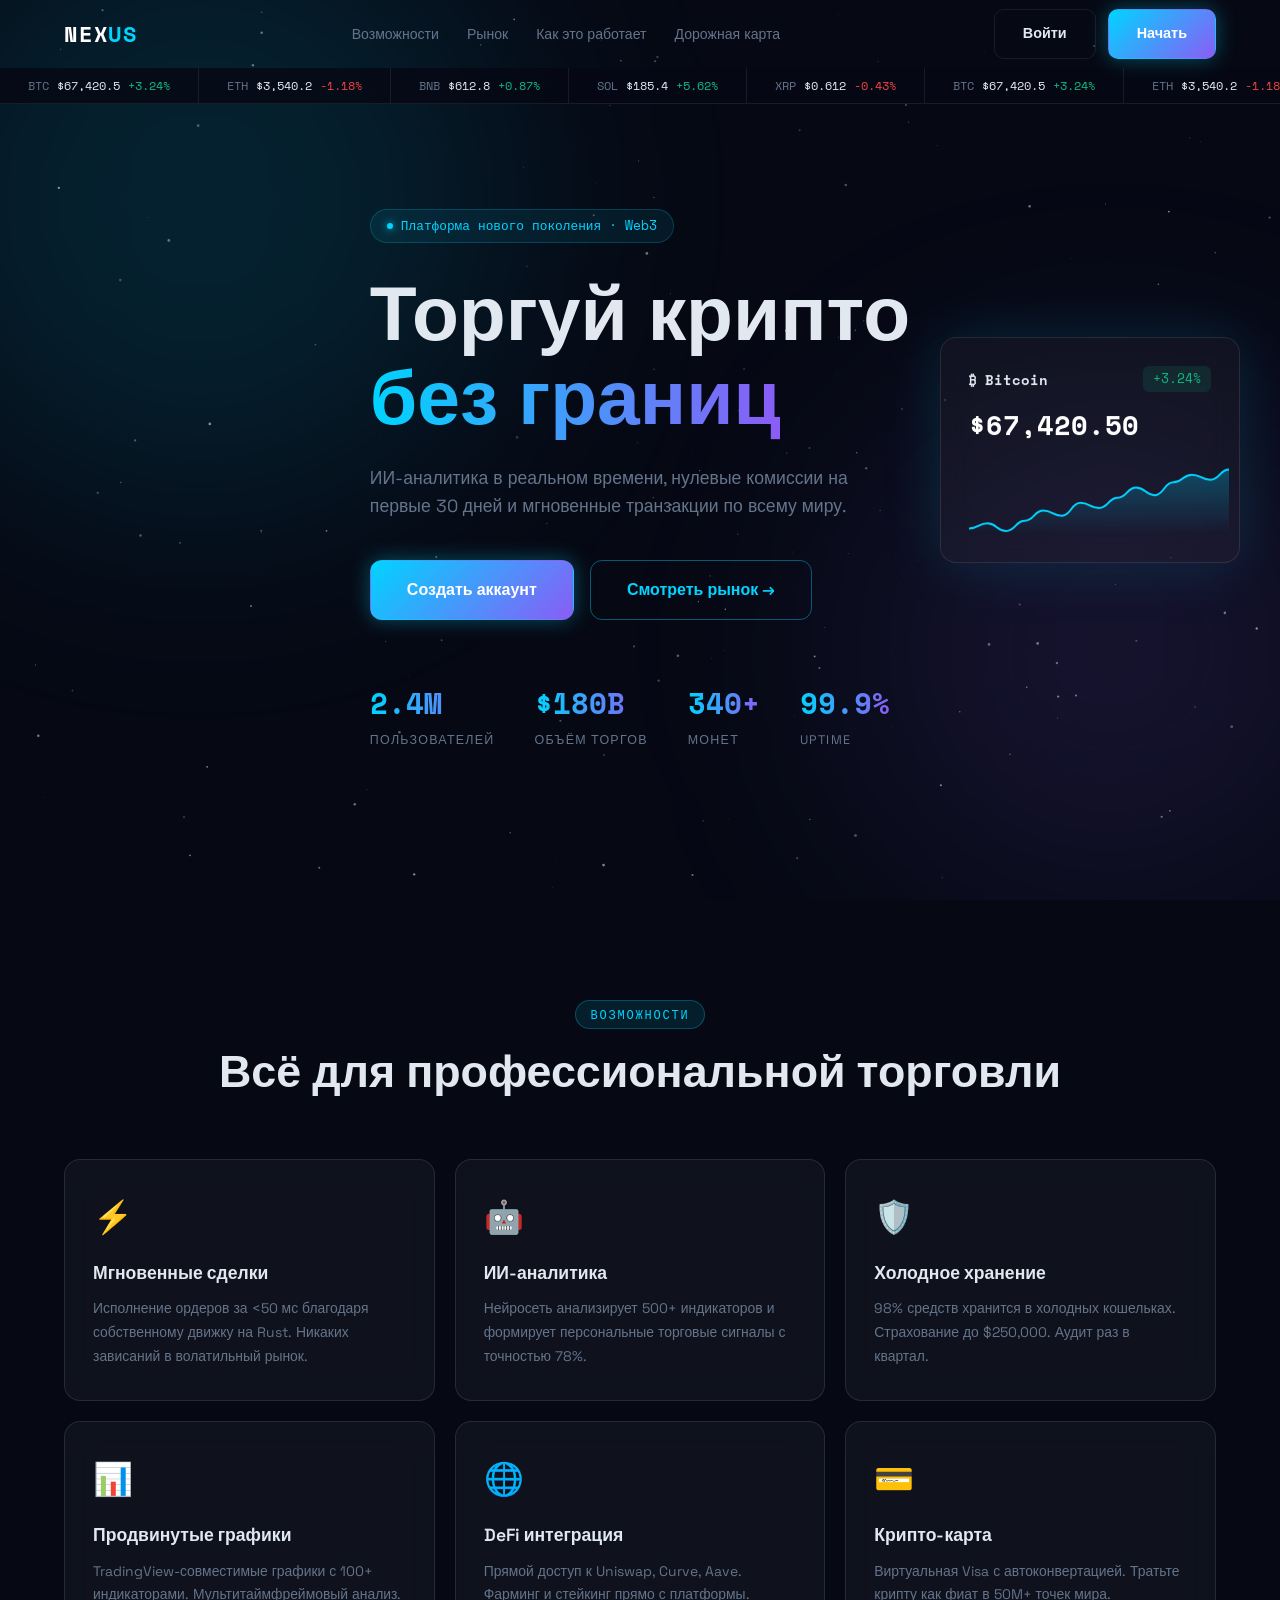
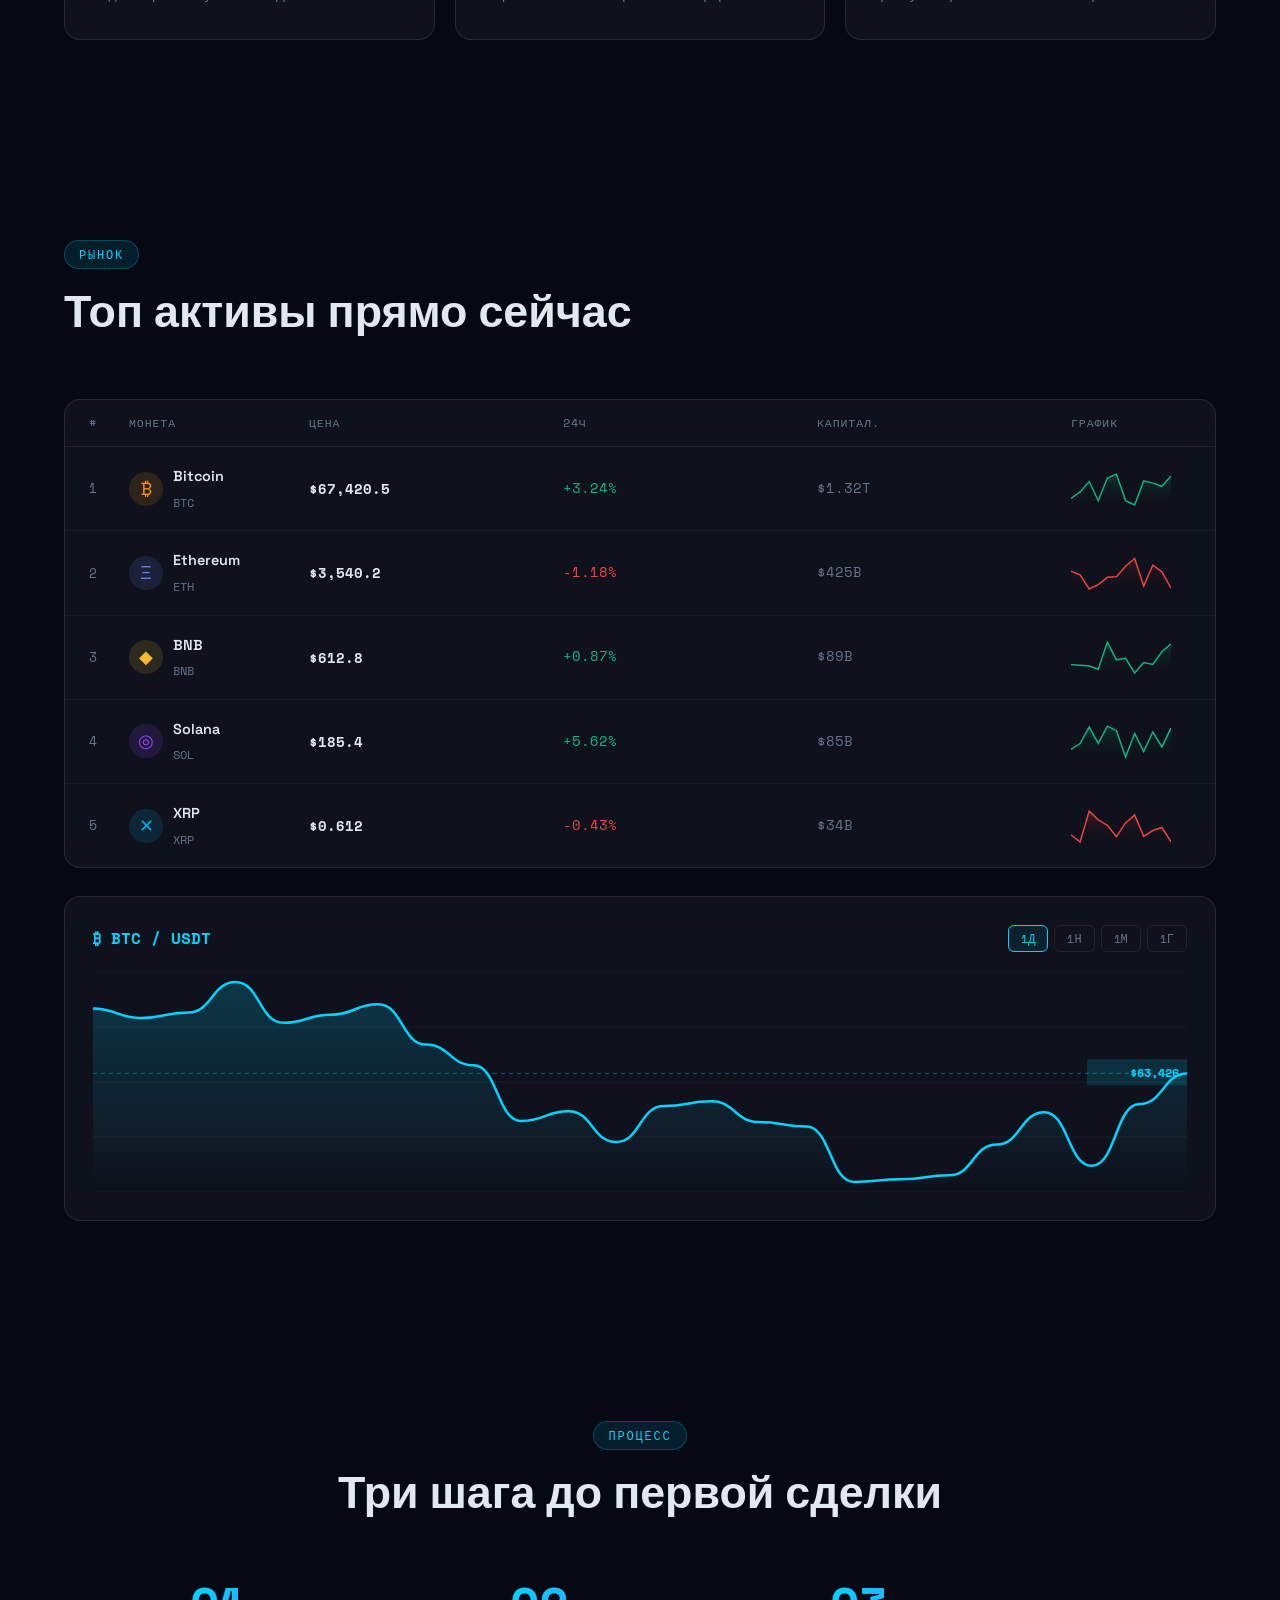
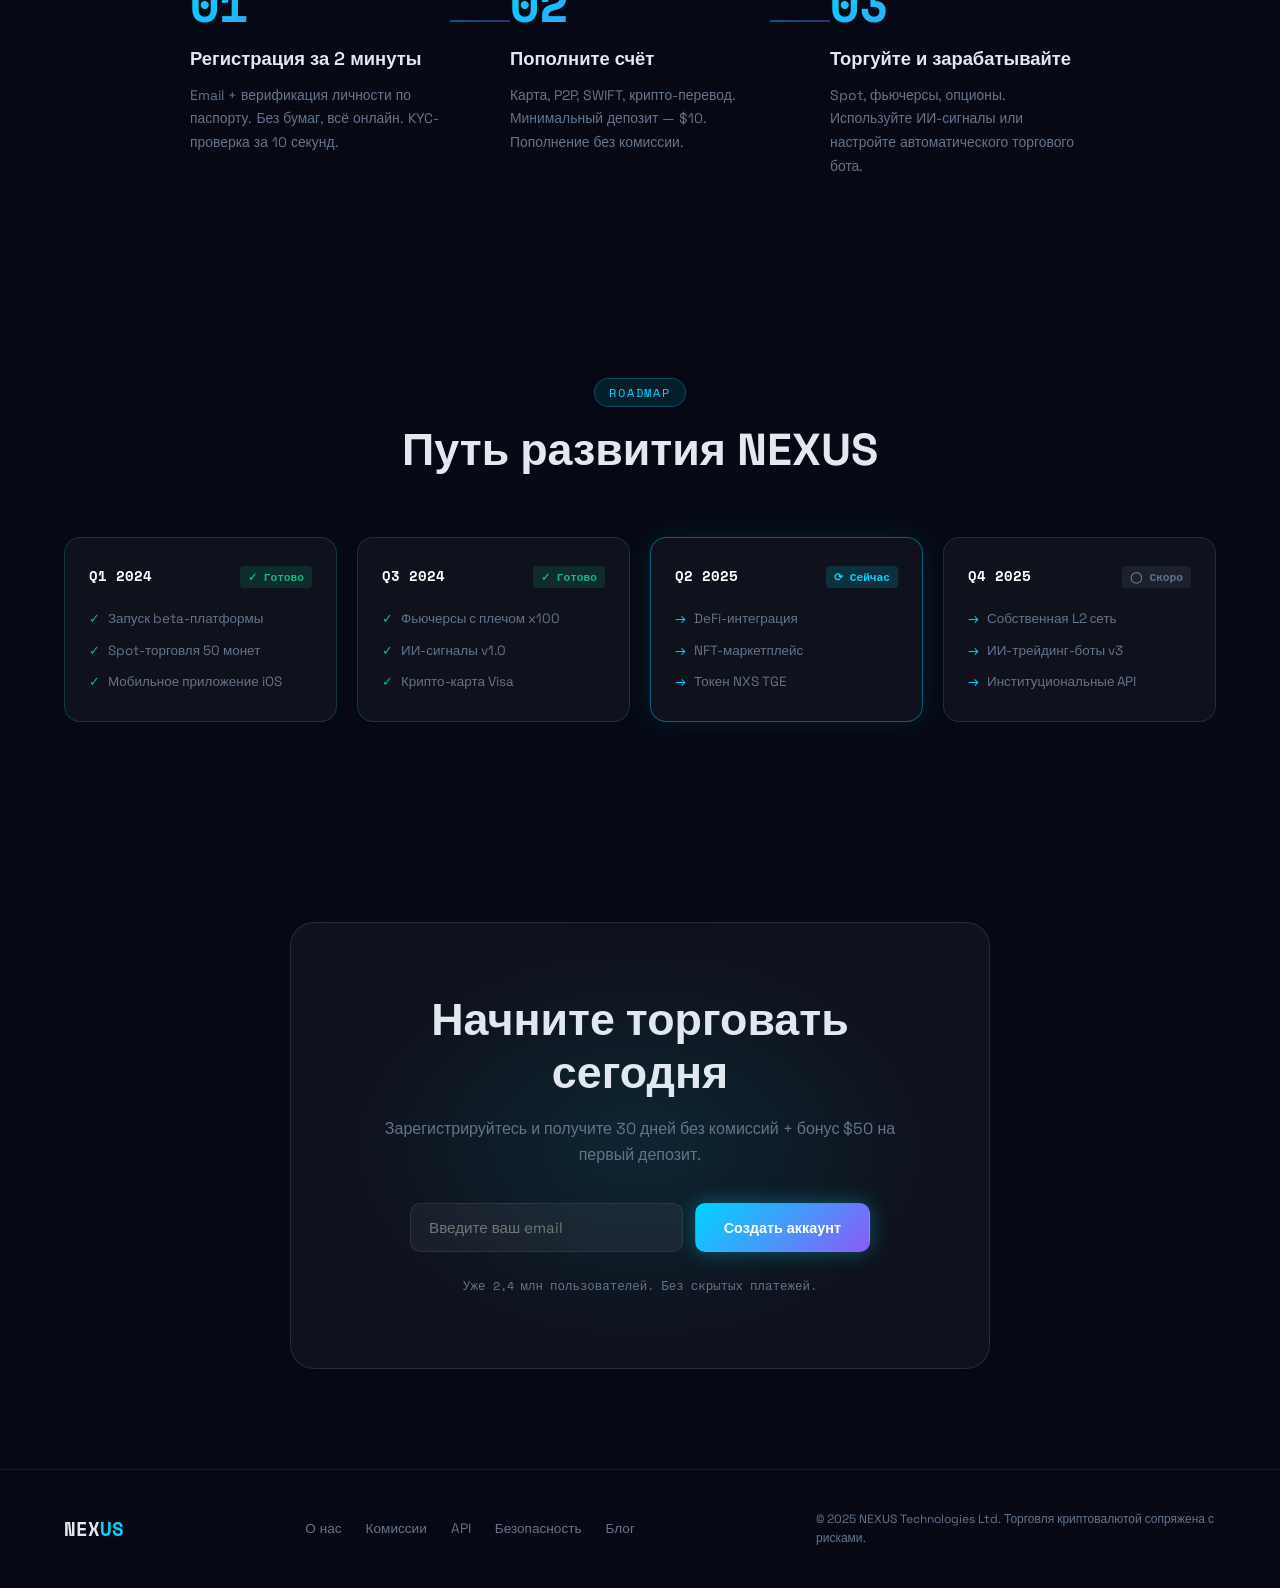
<file: demos/crypto/index.html>
<!DOCTYPE html>
<html lang="ru">
<head>
    <meta charset="UTF-8">
    <meta name="viewport" content="width=device-width, initial-scale=1.0">
    <title>NEXUS — Криптовалютная платформа нового поколения</title>
    <meta name="description" content="NEXUS — торгуйте криптовалютой с ИИ-аналитикой, нулевыми комиссиями и мгновенными транзакциями.">
    <link rel="preconnect" href="https://fonts.googleapis.com">
    <link href="https://fonts.googleapis.com/css2?family=Space+Grotesk:wght@300;400;500;600;700&family=Space+Mono:wght@400;700&display=swap" rel="stylesheet">
    <link rel="stylesheet" href="style.css">
</head>
<body>

<!-- Фоновые частицы -->
<canvas id="stars-canvas" class="stars-canvas"></canvas>

<!-- Шапка -->
<header class="header" id="header">
    <div class="container header-inner">
        <a href="#" class="logo">NEX<span>US</span></a>
        <nav class="nav" id="nav">
            <a href="#features" class="nav-link">Возможности</a>
            <a href="#chart" class="nav-link">Рынок</a>
            <a href="#how" class="nav-link">Как это работает</a>
            <a href="#roadmap" class="nav-link">Дорожная карта</a>
        </nav>
        <div class="header-actions">
            <a href="#" class="btn btn-ghost">Войти</a>
            <a href="#cta" class="btn btn-glow">Начать</a>
        </div>
        <button class="burger" id="burger" aria-label="Меню">
            <span></span><span></span><span></span>
        </button>
    </div>
</header>

<!-- Тикер цен -->
<div class="ticker-wrap">
    <div class="ticker" id="ticker"></div>
</div>

<main>

<!-- Hero -->
<section class="hero" id="hero">
    <div class="hero-glow hero-glow--1"></div>
    <div class="hero-glow hero-glow--2"></div>
    <div class="container hero-content">
        <div class="hero-badge">
            <span class="hero-badge-dot"></span>
            Платформа нового поколения · Web3
        </div>
        <h1 class="hero-title">
            Торгуй крипто<br>
            <span class="gradient-text">без границ</span>
        </h1>
        <p class="hero-desc">ИИ-аналитика в реальном времени, нулевые комиссии на первые 30 дней и мгновенные транзакции по всему миру.</p>
        <div class="hero-cta">
            <a href="#cta" class="btn btn-glow btn-lg">Создать аккаунт</a>
            <a href="#chart" class="btn btn-outline btn-lg">Смотреть рынок →</a>
        </div>
        <div class="hero-stats">
            <div class="hero-stat">
                <span class="hero-stat-val" data-target="2400000">0</span>
                <span class="hero-stat-label">Пользователей</span>
            </div>
            <div class="hero-stat">
                <span class="hero-stat-val" data-target="180" data-prefix="$" data-suffix="B">0</span>
                <span class="hero-stat-label">Объём торгов</span>
            </div>
            <div class="hero-stat">
                <span class="hero-stat-val" data-target="340" data-suffix="+">0</span>
                <span class="hero-stat-label">Монет</span>
            </div>
            <div class="hero-stat">
                <span class="hero-stat-val" data-target="99.9" data-suffix="%" data-decimals="1">0</span>
                <span class="hero-stat-label">Uptime</span>
            </div>
        </div>
    </div>
    <div class="hero-visual">
        <div class="hero-card glass">
            <div class="hcard-header">
                <span class="hcard-coin">₿ Bitcoin</span>
                <span class="hcard-change up">+3.24%</span>
            </div>
            <div class="hcard-price">$67,420.50</div>
            <canvas id="mini-chart" width="260" height="70"></canvas>
        </div>
    </div>
</section>

<!-- Функции -->
<section class="features section" id="features">
    <div class="container">
        <div class="section-head center">
            <span class="section-tag">Возможности</span>
            <h2 class="section-title">Всё для профессиональной торговли</h2>
        </div>
        <div class="features-grid">
            <div class="feature-card glass reveal">
                <div class="fc-icon fc-icon--blue">⚡</div>
                <h3>Мгновенные сделки</h3>
                <p>Исполнение ордеров за &lt;50 мс благодаря собственному движку на Rust. Никаких зависаний в волатильный рынок.</p>
            </div>
            <div class="feature-card glass reveal">
                <div class="fc-icon fc-icon--purple">🤖</div>
                <h3>ИИ-аналитика</h3>
                <p>Нейросеть анализирует 500+ индикаторов и формирует персональные торговые сигналы с точностью 78%.</p>
            </div>
            <div class="feature-card glass reveal">
                <div class="fc-icon fc-icon--cyan">🛡️</div>
                <h3>Холодное хранение</h3>
                <p>98% средств хранится в холодных кошельках. Страхование до $250,000. Аудит раз в квартал.</p>
            </div>
            <div class="feature-card glass reveal">
                <div class="fc-icon fc-icon--green">📊</div>
                <h3>Продвинутые графики</h3>
                <p>TradingView-совместимые графики с 100+ индикаторами. Мультитаймфреймовый анализ.</p>
            </div>
            <div class="feature-card glass reveal">
                <div class="fc-icon fc-icon--orange">🌐</div>
                <h3>DeFi интеграция</h3>
                <p>Прямой доступ к Uniswap, Curve, Aave. Фарминг и стейкинг прямо с платформы.</p>
            </div>
            <div class="feature-card glass reveal">
                <div class="fc-icon fc-icon--pink">💳</div>
                <h3>Крипто-карта</h3>
                <p>Виртуальная Visa с автоконвертацией. Тратьте крипту как фиат в 50M+ точек мира.</p>
            </div>
        </div>
    </div>
</section>

<!-- Рынок / Чарт -->
<section class="chart-section section" id="chart">
    <div class="container">
        <div class="section-head">
            <span class="section-tag">Рынок</span>
            <h2 class="section-title">Топ активы прямо сейчас</h2>
        </div>
        <div class="market-table glass">
            <div class="market-table-head">
                <span>#</span>
                <span>Монета</span>
                <span>Цена</span>
                <span>24ч</span>
                <span>Капитал.</span>
                <span>График</span>
            </div>
            <div class="market-rows" id="market-rows"></div>
        </div>
        <div class="chart-full glass reveal">
            <div class="chart-controls">
                <span class="chart-coin-name">₿ BTC / USDT</span>
                <div class="chart-periods">
                    <button class="cp active" data-period="1D">1Д</button>
                    <button class="cp" data-period="1W">1Н</button>
                    <button class="cp" data-period="1M">1М</button>
                    <button class="cp" data-period="1Y">1Г</button>
                </div>
            </div>
            <canvas id="main-chart" height="220"></canvas>
        </div>
    </div>
</section>

<!-- Как это работает -->
<section class="how section" id="how">
    <div class="container">
        <div class="section-head center">
            <span class="section-tag">Процесс</span>
            <h2 class="section-title">Три шага до первой сделки</h2>
        </div>
        <div class="how-steps">
            <div class="how-step reveal">
                <div class="step-num">01</div>
                <div class="step-body">
                    <h3>Регистрация за 2 минуты</h3>
                    <p>Email + верификация личности по паспорту. Без бумаг, всё онлайн. KYC-проверка за 10 секунд.</p>
                </div>
            </div>
            <div class="how-line"></div>
            <div class="how-step reveal">
                <div class="step-num">02</div>
                <div class="step-body">
                    <h3>Пополните счёт</h3>
                    <p>Карта, P2P, SWIFT, крипто-перевод. Минимальный депозит — $10. Пополнение без комиссии.</p>
                </div>
            </div>
            <div class="how-line"></div>
            <div class="how-step reveal">
                <div class="step-num">03</div>
                <div class="step-body">
                    <h3>Торгуйте и зарабатывайте</h3>
                    <p>Spot, фьючерсы, опционы. Используйте ИИ-сигналы или настройте автоматического торгового бота.</p>
                </div>
            </div>
        </div>
    </div>
</section>

<!-- Дорожная карта -->
<section class="roadmap section" id="roadmap">
    <div class="container">
        <div class="section-head center">
            <span class="section-tag">Roadmap</span>
            <h2 class="section-title">Путь развития NEXUS</h2>
        </div>
        <div class="roadmap-grid">
            <div class="rm-card glass done reveal">
                <div class="rm-quarter">Q1 2024 <span class="rm-status">✓ Готово</span></div>
                <ul>
                    <li>Запуск beta-платформы</li>
                    <li>Spot-торговля 50 монет</li>
                    <li>Мобильное приложение iOS</li>
                </ul>
            </div>
            <div class="rm-card glass done reveal">
                <div class="rm-quarter">Q3 2024 <span class="rm-status">✓ Готово</span></div>
                <ul>
                    <li>Фьючерсы с плечом x100</li>
                    <li>ИИ-сигналы v1.0</li>
                    <li>Крипто-карта Visa</li>
                </ul>
            </div>
            <div class="rm-card glass active reveal">
                <div class="rm-quarter">Q2 2025 <span class="rm-status rm-status--active">⟳ Сейчас</span></div>
                <ul>
                    <li>DeFi-интеграция</li>
                    <li>NFT-маркетплейс</li>
                    <li>Токен NXS TGE</li>
                </ul>
            </div>
            <div class="rm-card glass reveal">
                <div class="rm-quarter">Q4 2025 <span class="rm-status rm-status--future">◯ Скоро</span></div>
                <ul>
                    <li>Собственная L2 сеть</li>
                    <li>ИИ-трейдинг-боты v3</li>
                    <li>Институциональные API</li>
                </ul>
            </div>
        </div>
    </div>
</section>

<!-- CTA -->
<section class="cta-section section" id="cta">
    <div class="cta-glow"></div>
    <div class="container">
        <div class="cta-box glass reveal">
            <h2 class="section-title">Начните торговать сегодня</h2>
            <p>Зарегистрируйтесь и получите 30 дней без комиссий + бонус $50 на первый депозит.</p>
            <form class="cta-form" id="cta-form">
                <input type="email" id="cta-email" placeholder="Введите ваш email" required>
                <button type="submit" class="btn btn-glow">Создать аккаунт</button>
            </form>
            <span class="cta-hint">Уже 2,4 млн пользователей. Без скрытых платежей.</span>
        </div>
    </div>
</section>

</main>

<!-- Footer -->
<footer class="footer">
    <div class="container footer-inner">
        <a href="#" class="footer-logo">NEX<span>US</span></a>
        <div class="footer-links">
            <a href="#">О нас</a>
            <a href="#">Комиссии</a>
            <a href="#">API</a>
            <a href="#">Безопасность</a>
            <a href="#">Блог</a>
        </div>
        <p class="footer-legal">© 2025 NEXUS Technologies Ltd. Торговля криптовалютой сопряжена с рисками.</p>
    </div>
</footer>

<!-- Модалка -->
<div class="modal" id="modal">
    <div class="modal-box glass">
        <button class="modal-close" id="modal-close">×</button>
        <div class="modal-icon">🚀</div>
        <h3>Добро пожаловать в NEXUS!</h3>
        <p>Подтверждение отправлено на вашу почту. Проверьте входящие и активируйте аккаунт.</p>
    </div>
</div>

<script src="script.js"></script>
</body>
</html>
</file>
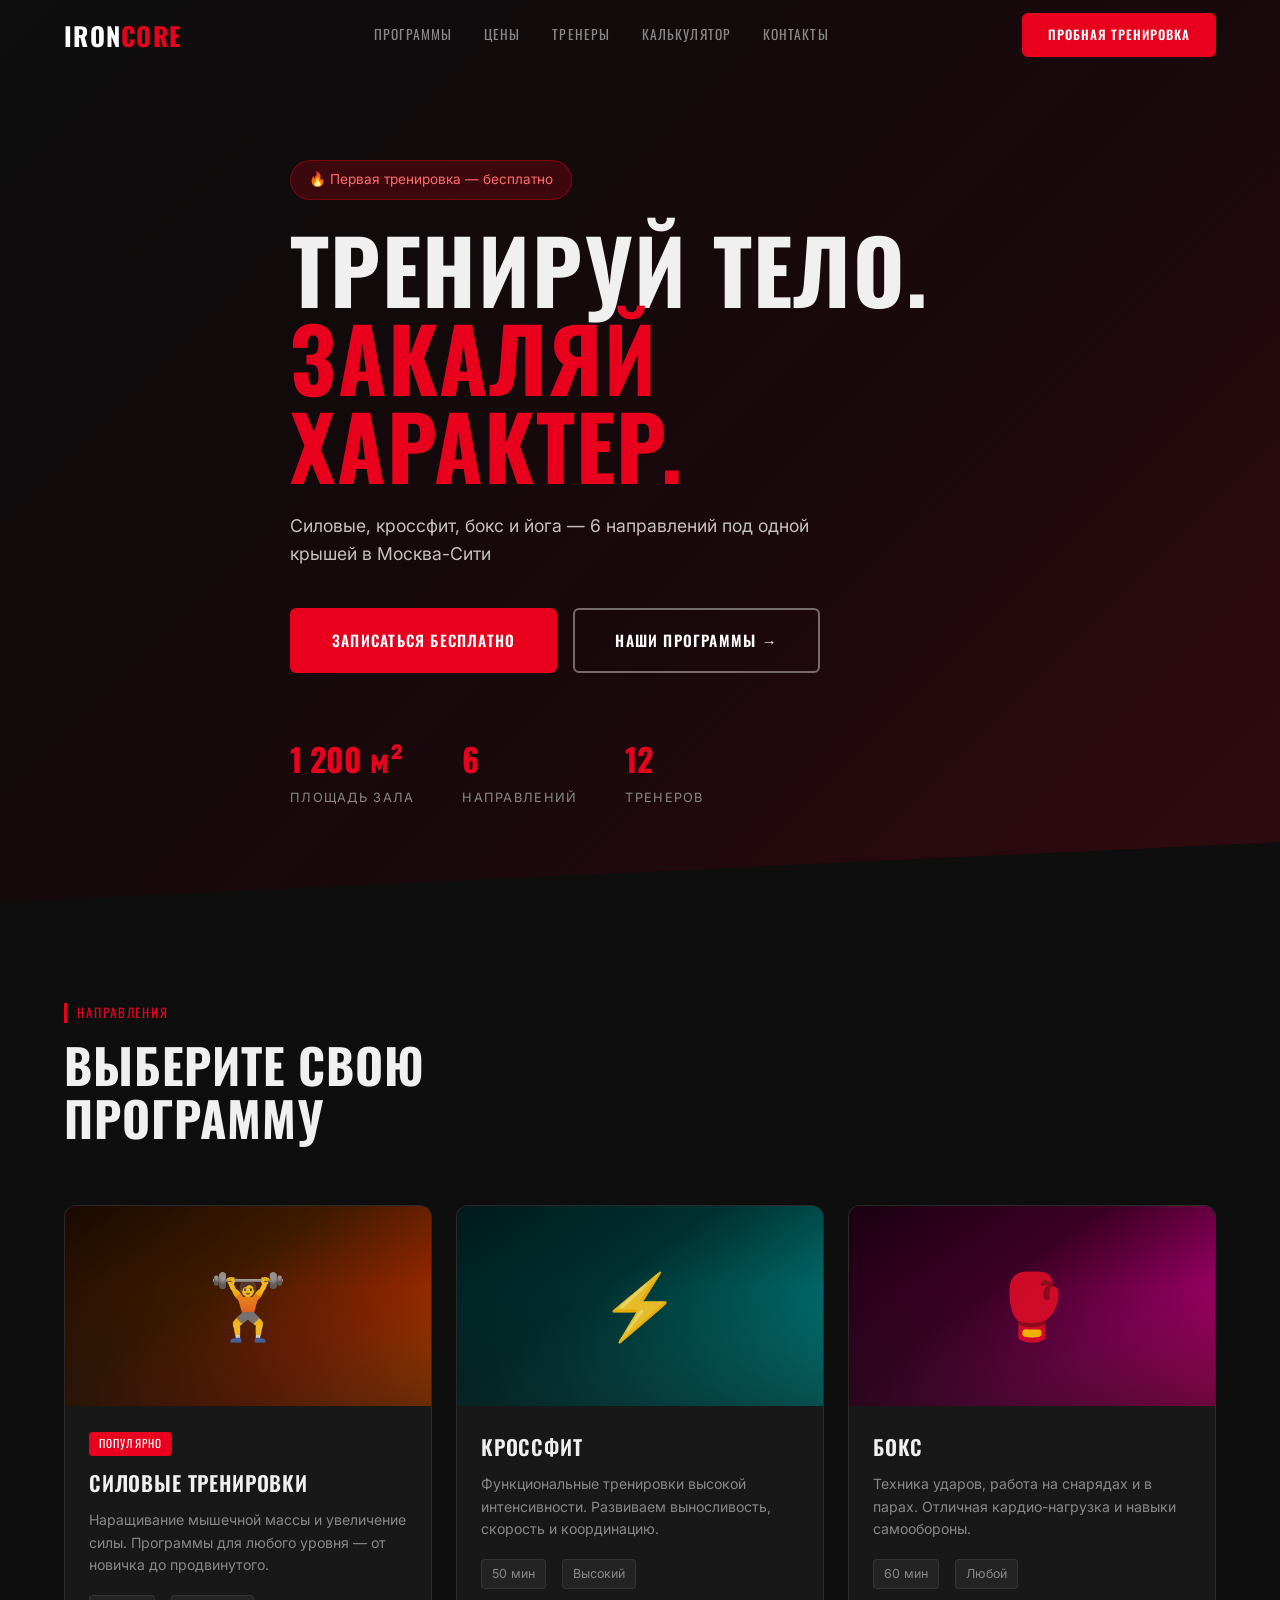
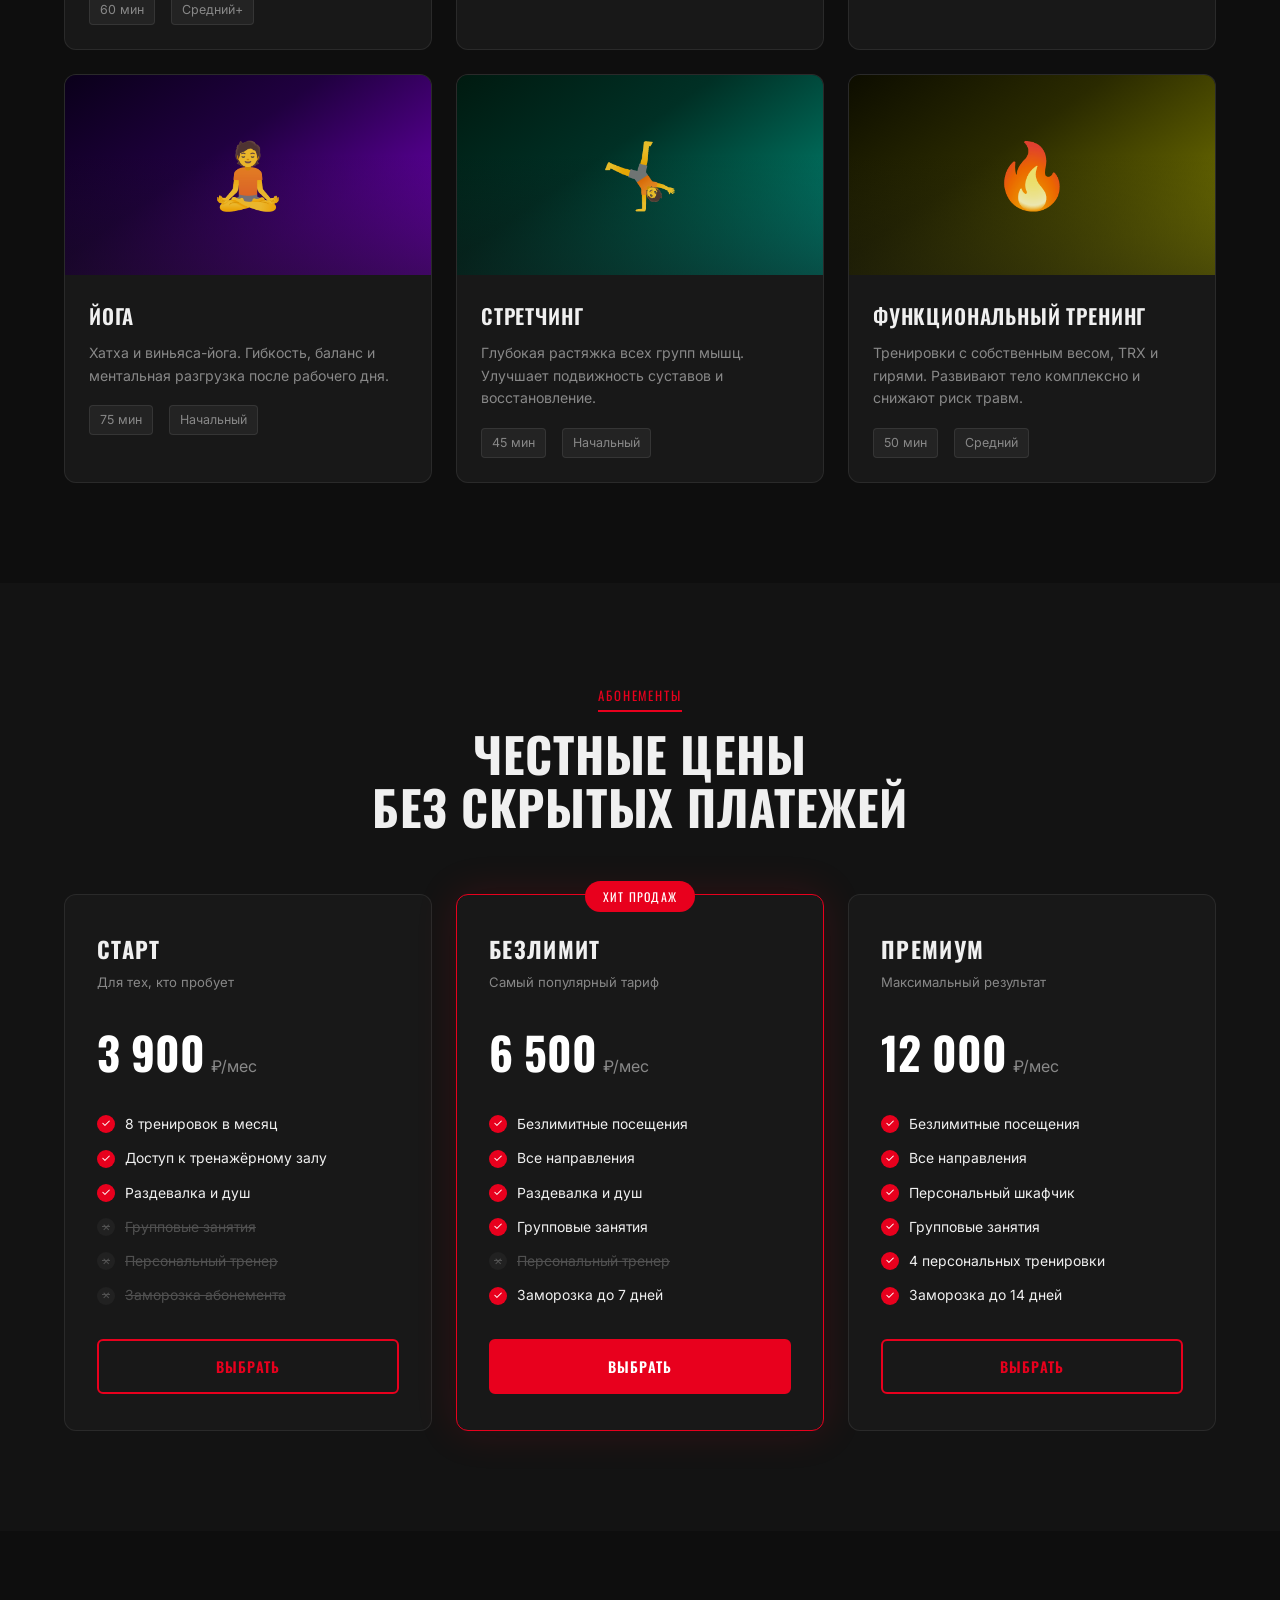
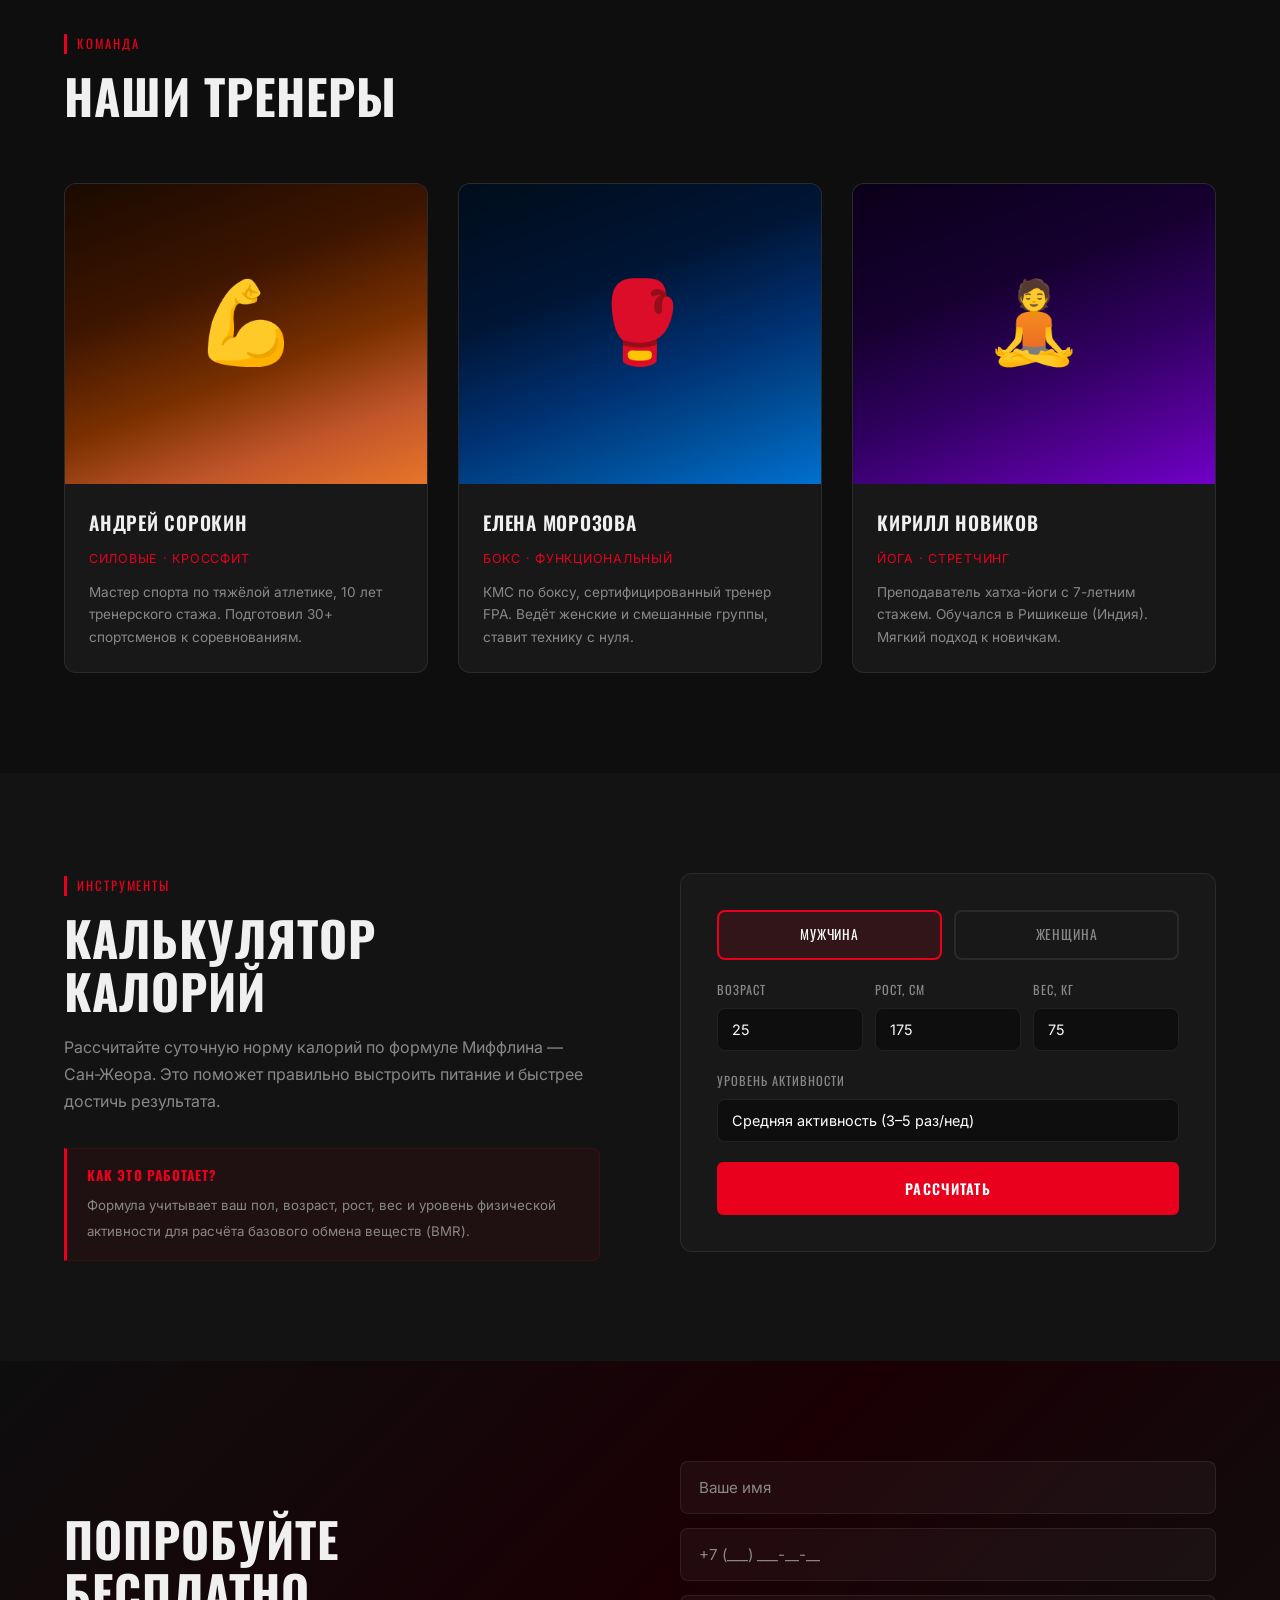
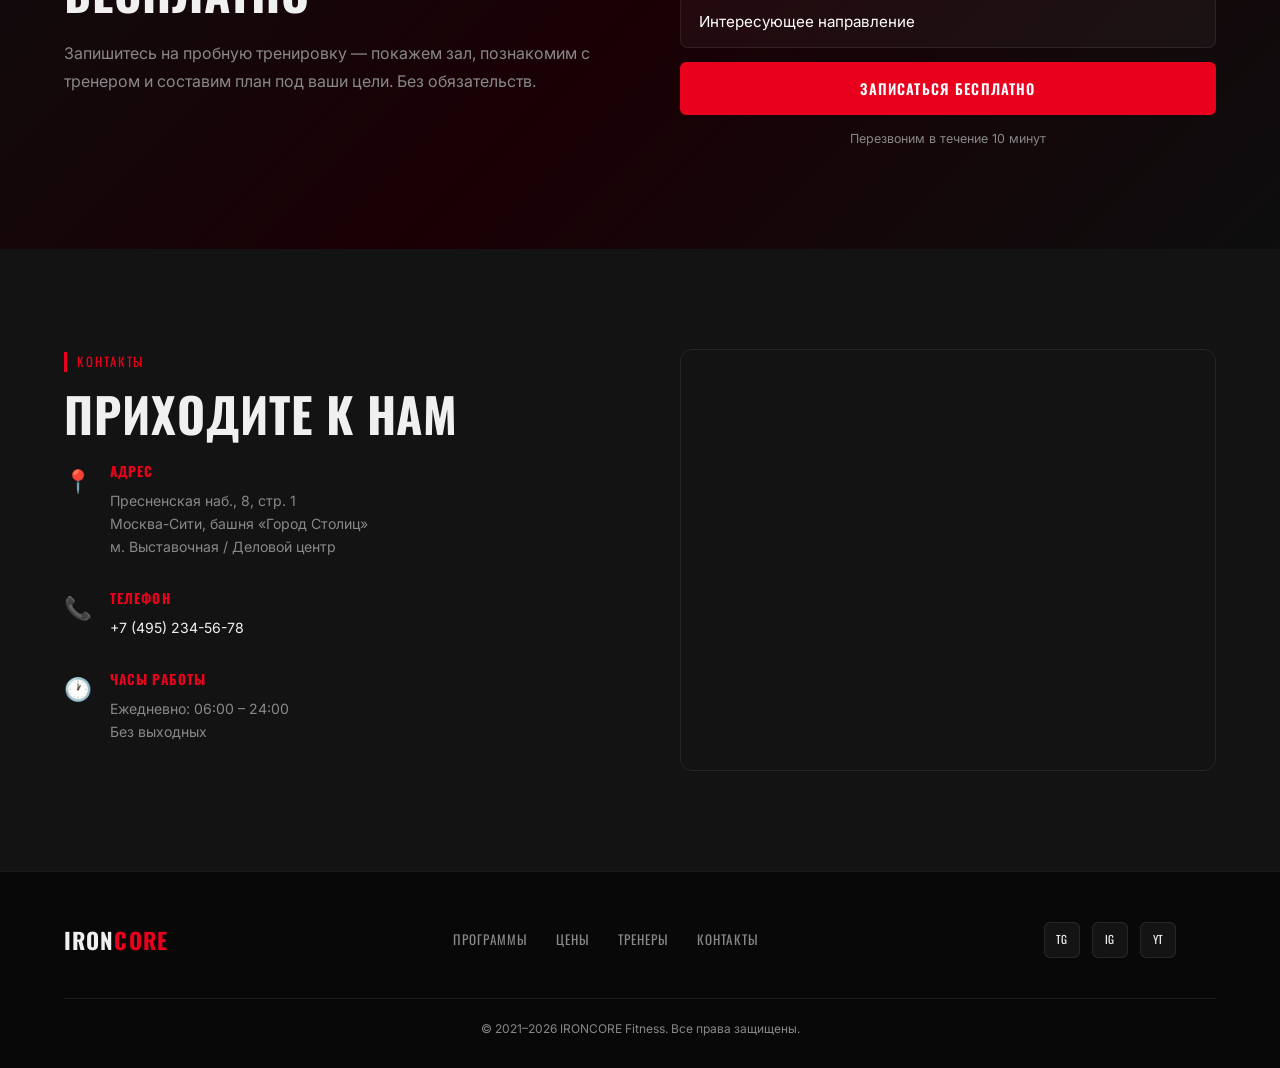
<file: demos/fitness/index.html>
<!DOCTYPE html>
<html lang="ru">
<head>
    <meta charset="UTF-8">
    <meta name="viewport" content="width=device-width, initial-scale=1.0">
    <title>IRONCORE — Фитнес-студия в Москве</title>
    <meta name="description" content="Фитнес-студия IRONCORE — силовые тренировки, кроссфит, бокс и йога в Москва-Сити. Первая тренировка бесплатно.">
    <meta name="keywords" content="фитнес, тренажёрный зал, кроссфит, бокс, Москва, тренировки">
    <meta property="og:title" content="IRONCORE — Фитнес-студия">
    <meta property="og:description" content="Тренируй тело. Закаляй характер. Первое занятие — бесплатно.">
    <link rel="preconnect" href="https://fonts.googleapis.com">
    <link rel="preconnect" href="https://fonts.gstatic.com" crossorigin>
    <link href="https://fonts.googleapis.com/css2?family=Oswald:wght@400;500;600;700&family=Inter:wght@300;400;500;600&display=swap" rel="stylesheet">
    <link rel="stylesheet" href="style.css">
</head>
<body>

    <!-- Шапка -->
    <header class="header" id="header">
        <div class="container header-inner">
            <a href="#" class="logo">IRON<span>CORE</span></a>
            <nav class="nav" id="nav">
                <a href="#programs" class="nav-link">Программы</a>
                <a href="#pricing" class="nav-link">Цены</a>
                <a href="#trainers" class="nav-link">Тренеры</a>
                <a href="#calc" class="nav-link">Калькулятор</a>
                <a href="#contacts" class="nav-link">Контакты</a>
            </nav>
            <a href="#trial" class="btn btn-accent btn-header">Пробная тренировка</a>
            <button class="burger" id="burger" aria-label="Открыть меню">
                <span></span><span></span><span></span>
            </button>
        </div>
    </header>

    <main>

        <!-- Главный экран -->
        <section class="hero" id="hero">
            <div class="hero-video-wrap">
                <video autoplay muted loop playsinline class="hero-video">
                    <source src="" type="video/mp4">
                </video>
                <div class="hero-overlay"></div>
            </div>
            <div class="container hero-content">
                <div class="hero-badge-wrap">
                    <span class="hero-badge">🔥 Первая тренировка — бесплатно</span>
                </div>
                <h1 class="hero-title">
                    ТРЕНИРУЙ ТЕЛО.<br>
                    <span class="accent">ЗАКАЛЯЙ ХАРАКТЕР.</span>
                </h1>
                <p class="hero-desc">Силовые, кроссфит, бокс и йога — 6 направлений под одной крышей в Москва-Сити</p>
                <div class="hero-cta">
                    <a href="#trial" class="btn btn-accent btn-lg">Записаться бесплатно</a>
                    <a href="#programs" class="btn btn-outline-light btn-lg">Наши программы →</a>
                </div>
                <div class="hero-stats">
                    <div class="hero-stat">
                        <strong>1 200 м²</strong>
                        <span>площадь зала</span>
                    </div>
                    <div class="hero-stat">
                        <strong>6</strong>
                        <span>направлений</span>
                    </div>
                    <div class="hero-stat">
                        <strong>12</strong>
                        <span>тренеров</span>
                    </div>
                </div>
            </div>
            <div class="hero-angle"></div>
        </section>

        <!-- Программы тренировок -->
        <section class="programs section" id="programs">
            <div class="container">
                <div class="section-head">
                    <span class="section-tag">Направления</span>
                    <h2 class="section-title">Выберите свою<br>программу</h2>
                </div>
                <div class="programs-grid">
                    <div class="program-card reveal" data-accent="1">
                        <div class="program-img program-img--strength"></div>
                        <div class="program-body">
                            <span class="program-tag">Популярно</span>
                            <h3>Силовые тренировки</h3>
                            <p>Наращивание мышечной массы и увеличение силы. Программы для любого уровня — от новичка до продвинутого.</p>
                            <div class="program-meta">
                                <span>60 мин</span>
                                <span>Средний+</span>
                            </div>
                        </div>
                    </div>
                    <div class="program-card reveal" data-accent="2">
                        <div class="program-img program-img--crossfit"></div>
                        <div class="program-body">
                            <h3>Кроссфит</h3>
                            <p>Функциональные тренировки высокой интенсивности. Развиваем выносливость, скорость и координацию.</p>
                            <div class="program-meta">
                                <span>50 мин</span>
                                <span>Высокий</span>
                            </div>
                        </div>
                    </div>
                    <div class="program-card reveal" data-accent="3">
                        <div class="program-img program-img--boxing"></div>
                        <div class="program-body">
                            <h3>Бокс</h3>
                            <p>Техника ударов, работа на снарядах и в парах. Отличная кардио-нагрузка и навыки самообороны.</p>
                            <div class="program-meta">
                                <span>60 мин</span>
                                <span>Любой</span>
                            </div>
                        </div>
                    </div>
                    <div class="program-card reveal" data-accent="4">
                        <div class="program-img program-img--yoga"></div>
                        <div class="program-body">
                            <h3>Йога</h3>
                            <p>Хатха и виньяса-йога. Гибкость, баланс и ментальная разгрузка после рабочего дня.</p>
                            <div class="program-meta">
                                <span>75 мин</span>
                                <span>Начальный</span>
                            </div>
                        </div>
                    </div>
                    <div class="program-card reveal" data-accent="5">
                        <div class="program-img program-img--stretch"></div>
                        <div class="program-body">
                            <h3>Стретчинг</h3>
                            <p>Глубокая растяжка всех групп мышц. Улучшает подвижность суставов и восстановление.</p>
                            <div class="program-meta">
                                <span>45 мин</span>
                                <span>Начальный</span>
                            </div>
                        </div>
                    </div>
                    <div class="program-card reveal" data-accent="6">
                        <div class="program-img program-img--functional"></div>
                        <div class="program-body">
                            <h3>Функциональный тренинг</h3>
                            <p>Тренировки с собственным весом, TRX и гирями. Развивают тело комплексно и снижают риск травм.</p>
                            <div class="program-meta">
                                <span>50 мин</span>
                                <span>Средний</span>
                            </div>
                        </div>
                    </div>
                </div>
            </div>
        </section>

        <!-- Тарифы -->
        <section class="pricing section" id="pricing">
            <div class="container">
                <div class="section-head center">
                    <span class="section-tag">Абонементы</span>
                    <h2 class="section-title">Честные цены<br>без скрытых платежей</h2>
                </div>
                <div class="pricing-grid">
                    <div class="price-card reveal">
                        <div class="price-head">
                            <h3>Старт</h3>
                            <p class="price-desc">Для тех, кто пробует</p>
                        </div>
                        <div class="price-amount">
                            <span class="price-value">3 900</span>
                            <span class="price-currency">₽/мес</span>
                        </div>
                        <ul class="price-features">
                            <li class="included">8 тренировок в месяц</li>
                            <li class="included">Доступ к тренажёрному залу</li>
                            <li class="included">Раздевалка и душ</li>
                            <li class="excluded">Групповые занятия</li>
                            <li class="excluded">Персональный тренер</li>
                            <li class="excluded">Заморозка абонемента</li>
                        </ul>
                        <a href="#trial" class="btn btn-outline-accent btn-full">Выбрать</a>
                    </div>
                    <div class="price-card featured reveal">
                        <div class="price-badge">Хит продаж</div>
                        <div class="price-head">
                            <h3>Безлимит</h3>
                            <p class="price-desc">Самый популярный тариф</p>
                        </div>
                        <div class="price-amount">
                            <span class="price-value">6 500</span>
                            <span class="price-currency">₽/мес</span>
                        </div>
                        <ul class="price-features">
                            <li class="included">Безлимитные посещения</li>
                            <li class="included">Все направления</li>
                            <li class="included">Раздевалка и душ</li>
                            <li class="included">Групповые занятия</li>
                            <li class="excluded">Персональный тренер</li>
                            <li class="included">Заморозка до 7 дней</li>
                        </ul>
                        <a href="#trial" class="btn btn-accent btn-full">Выбрать</a>
                    </div>
                    <div class="price-card reveal">
                        <div class="price-head">
                            <h3>Премиум</h3>
                            <p class="price-desc">Максимальный результат</p>
                        </div>
                        <div class="price-amount">
                            <span class="price-value">12 000</span>
                            <span class="price-currency">₽/мес</span>
                        </div>
                        <ul class="price-features">
                            <li class="included">Безлимитные посещения</li>
                            <li class="included">Все направления</li>
                            <li class="included">Персональный шкафчик</li>
                            <li class="included">Групповые занятия</li>
                            <li class="included">4 персональных тренировки</li>
                            <li class="included">Заморозка до 14 дней</li>
                        </ul>
                        <a href="#trial" class="btn btn-outline-accent btn-full">Выбрать</a>
                    </div>
                </div>
            </div>
        </section>

        <!-- Тренеры -->
        <section class="trainers section" id="trainers">
            <div class="container">
                <div class="section-head">
                    <span class="section-tag">Команда</span>
                    <h2 class="section-title">Наши тренеры</h2>
                </div>
                <div class="trainers-grid">
                    <div class="trainer-card reveal">
                        <div class="trainer-img trainer-img--1">
                            <div class="trainer-overlay">
                                <span>@andrey.fit</span>
                            </div>
                        </div>
                        <div class="trainer-info">
                            <h3>Андрей Сорокин</h3>
                            <span class="trainer-spec">Силовые · Кроссфит</span>
                            <p>Мастер спорта по тяжёлой атлетике, 10 лет тренерского стажа. Подготовил 30+ спортсменов к соревнованиям.</p>
                        </div>
                    </div>
                    <div class="trainer-card reveal">
                        <div class="trainer-img trainer-img--2">
                            <div class="trainer-overlay">
                                <span>@elena.boxing</span>
                            </div>
                        </div>
                        <div class="trainer-info">
                            <h3>Елена Морозова</h3>
                            <span class="trainer-spec">Бокс · Функциональный</span>
                            <p>КМС по боксу, сертифицированный тренер FPA. Ведёт женские и смешанные группы, ставит технику с нуля.</p>
                        </div>
                    </div>
                    <div class="trainer-card reveal">
                        <div class="trainer-img trainer-img--3">
                            <div class="trainer-overlay">
                                <span>@kirill.yoga</span>
                            </div>
                        </div>
                        <div class="trainer-info">
                            <h3>Кирилл Новиков</h3>
                            <span class="trainer-spec">Йога · Стретчинг</span>
                            <p>Преподаватель хатха-йоги с 7-летним стажем. Обучался в Ришикеше (Индия). Мягкий подход к новичкам.</p>
                        </div>
                    </div>
                </div>
            </div>
        </section>

        <!-- Калькулятор калорий -->
        <section class="calc section" id="calc">
            <div class="container">
                <div class="calc-wrapper">
                    <div class="calc-info reveal">
                        <span class="section-tag">Инструменты</span>
                        <h2 class="section-title">Калькулятор<br>калорий</h2>
                        <p>Рассчитайте суточную норму калорий по формуле Миффлина — Сан-Жеора. Это поможет правильно выстроить питание и быстрее достичь результата.</p>
                        <div class="calc-note">
                            <strong>Как это работает?</strong>
                            <span>Формула учитывает ваш пол, возраст, рост, вес и уровень физической активности для расчёта базового обмена веществ (BMR).</span>
                        </div>
                    </div>
                    <form class="calc-form reveal" id="calc-form">
                        <div class="calc-gender">
                            <label class="gender-option">
                                <input type="radio" name="gender" value="male" checked>
                                <span>Мужчина</span>
                            </label>
                            <label class="gender-option">
                                <input type="radio" name="gender" value="female">
                                <span>Женщина</span>
                            </label>
                        </div>
                        <div class="calc-fields">
                            <div class="form-group">
                                <label for="calc-age">Возраст</label>
                                <input type="number" id="calc-age" min="14" max="80" value="25" required>
                            </div>
                            <div class="form-group">
                                <label for="calc-height">Рост, см</label>
                                <input type="number" id="calc-height" min="120" max="250" value="175" required>
                            </div>
                            <div class="form-group">
                                <label for="calc-weight">Вес, кг</label>
                                <input type="number" id="calc-weight" min="30" max="250" value="75" required>
                            </div>
                        </div>
                        <div class="form-group">
                            <label for="calc-activity">Уровень активности</label>
                            <select id="calc-activity">
                                <option value="1.2">Сидячий образ жизни</option>
                                <option value="1.375">Лёгкая активность (1–3 раза/нед)</option>
                                <option value="1.55" selected>Средняя активность (3–5 раз/нед)</option>
                                <option value="1.725">Высокая активность (6–7 раз/нед)</option>
                                <option value="1.9">Экстремальная (2 раза/день)</option>
                            </select>
                        </div>
                        <button type="submit" class="btn btn-accent btn-full">Рассчитать</button>
                        <div class="calc-result" id="calc-result" style="display:none;">
                            <div class="result-item">
                                <span class="result-label">Базовый обмен (BMR)</span>
                                <span class="result-value" id="result-bmr">—</span>
                            </div>
                            <div class="result-item main">
                                <span class="result-label">Суточная норма</span>
                                <span class="result-value" id="result-total">—</span>
                            </div>
                            <div class="result-goals">
                                <div class="goal">
                                    <span class="goal-label">Похудение</span>
                                    <span class="goal-value" id="result-loss">—</span>
                                </div>
                                <div class="goal">
                                    <span class="goal-label">Поддержание</span>
                                    <span class="goal-value" id="result-maintain">—</span>
                                </div>
                                <div class="goal">
                                    <span class="goal-label">Набор массы</span>
                                    <span class="goal-value" id="result-gain">—</span>
                                </div>
                            </div>
                        </div>
                    </form>
                </div>
            </div>
        </section>

        <!-- Пробная тренировка -->
        <section class="trial section" id="trial">
            <div class="container">
                <div class="trial-wrapper reveal">
                    <div class="trial-text">
                        <h2 class="section-title">Попробуйте<br>бесплатно</h2>
                        <p>Запишитесь на пробную тренировку — покажем зал, познакомим с тренером и составим план под ваши цели. Без обязательств.</p>
                    </div>
                    <form class="trial-form" id="trial-form" novalidate>
                        <input type="text" id="trial-name" name="name" placeholder="Ваше имя" required>
                        <input type="tel" id="trial-phone" name="phone" placeholder="+7 (___) ___-__-__" required>
                        <select id="trial-program" name="program">
                            <option value="" disabled selected>Интересующее направление</option>
                            <option>Силовые тренировки</option>
                            <option>Кроссфит</option>
                            <option>Бокс</option>
                            <option>Йога</option>
                            <option>Стретчинг</option>
                            <option>Функциональный тренинг</option>
                            <option>Пока не определился</option>
                        </select>
                        <button type="submit" class="btn btn-accent btn-full">Записаться бесплатно</button>
                        <span class="form-hint">Перезвоним в течение 10 минут</span>
                    </form>
                </div>
            </div>
        </section>

        <!-- Контакты -->
        <section class="contacts section" id="contacts">
            <div class="container">
                <div class="contacts-grid">
                    <div class="contacts-info reveal">
                        <span class="section-tag">Контакты</span>
                        <h2 class="section-title">Приходите к нам</h2>
                        <div class="contact-list">
                            <div class="contact-row">
                                <div class="contact-icon">📍</div>
                                <div>
                                    <strong>Адрес</strong>
                                    <p>Пресненская наб., 8, стр. 1<br>Москва-Сити, башня «Город Столиц»<br>м. Выставочная / Деловой центр</p>
                                </div>
                            </div>
                            <div class="contact-row">
                                <div class="contact-icon">📞</div>
                                <div>
                                    <strong>Телефон</strong>
                                    <p><a href="tel:+74952345678">+7 (495) 234-56-78</a></p>
                                </div>
                            </div>
                            <div class="contact-row">
                                <div class="contact-icon">🕐</div>
                                <div>
                                    <strong>Часы работы</strong>
                                    <p>Ежедневно: 06:00 – 24:00<br>Без выходных</p>
                                </div>
                            </div>
                        </div>
                    </div>
                    <div class="contacts-map reveal">
                        <iframe 
                            src="https://yandex.ru/map-widget/v1/?ll=37.537120%2C55.749792&z=15&pt=37.537120%2C55.749792%2Cpm2gnm"
                            width="100%" height="420" frameborder="0"
                            title="IRONCORE на карте" loading="lazy">
                        </iframe>
                    </div>
                </div>
            </div>
        </section>

    </main>

    <!-- Подвал -->
    <footer class="footer">
        <div class="container footer-inner">
            <a href="#" class="footer-logo">IRON<span>CORE</span></a>
            <div class="footer-nav">
                <a href="#programs">Программы</a>
                <a href="#pricing">Цены</a>
                <a href="#trainers">Тренеры</a>
                <a href="#contacts">Контакты</a>
            </div>
            <div class="footer-socials">
                <a href="#" aria-label="Telegram">TG</a>
                <a href="#" aria-label="Instagram">IG</a>
                <a href="#" aria-label="YouTube">YT</a>
            </div>
            <p class="footer-copy">© 2021–2026 IRONCORE Fitness. Все права защищены.</p>
        </div>
    </footer>

    <!-- Модалка успеха -->
    <div class="modal" id="modal">
        <div class="modal-box">
            <button class="modal-close" id="modal-close">×</button>
            <div class="modal-emoji">💪</div>
            <h3>Отлично, ждём вас!</h3>
            <p>Мы перезвоним в течение 10 минут, чтобы подобрать удобное время для тренировки.</p>
        </div>
    </div>

    <script src="script.js"></script>
</body>
</html>
</file>
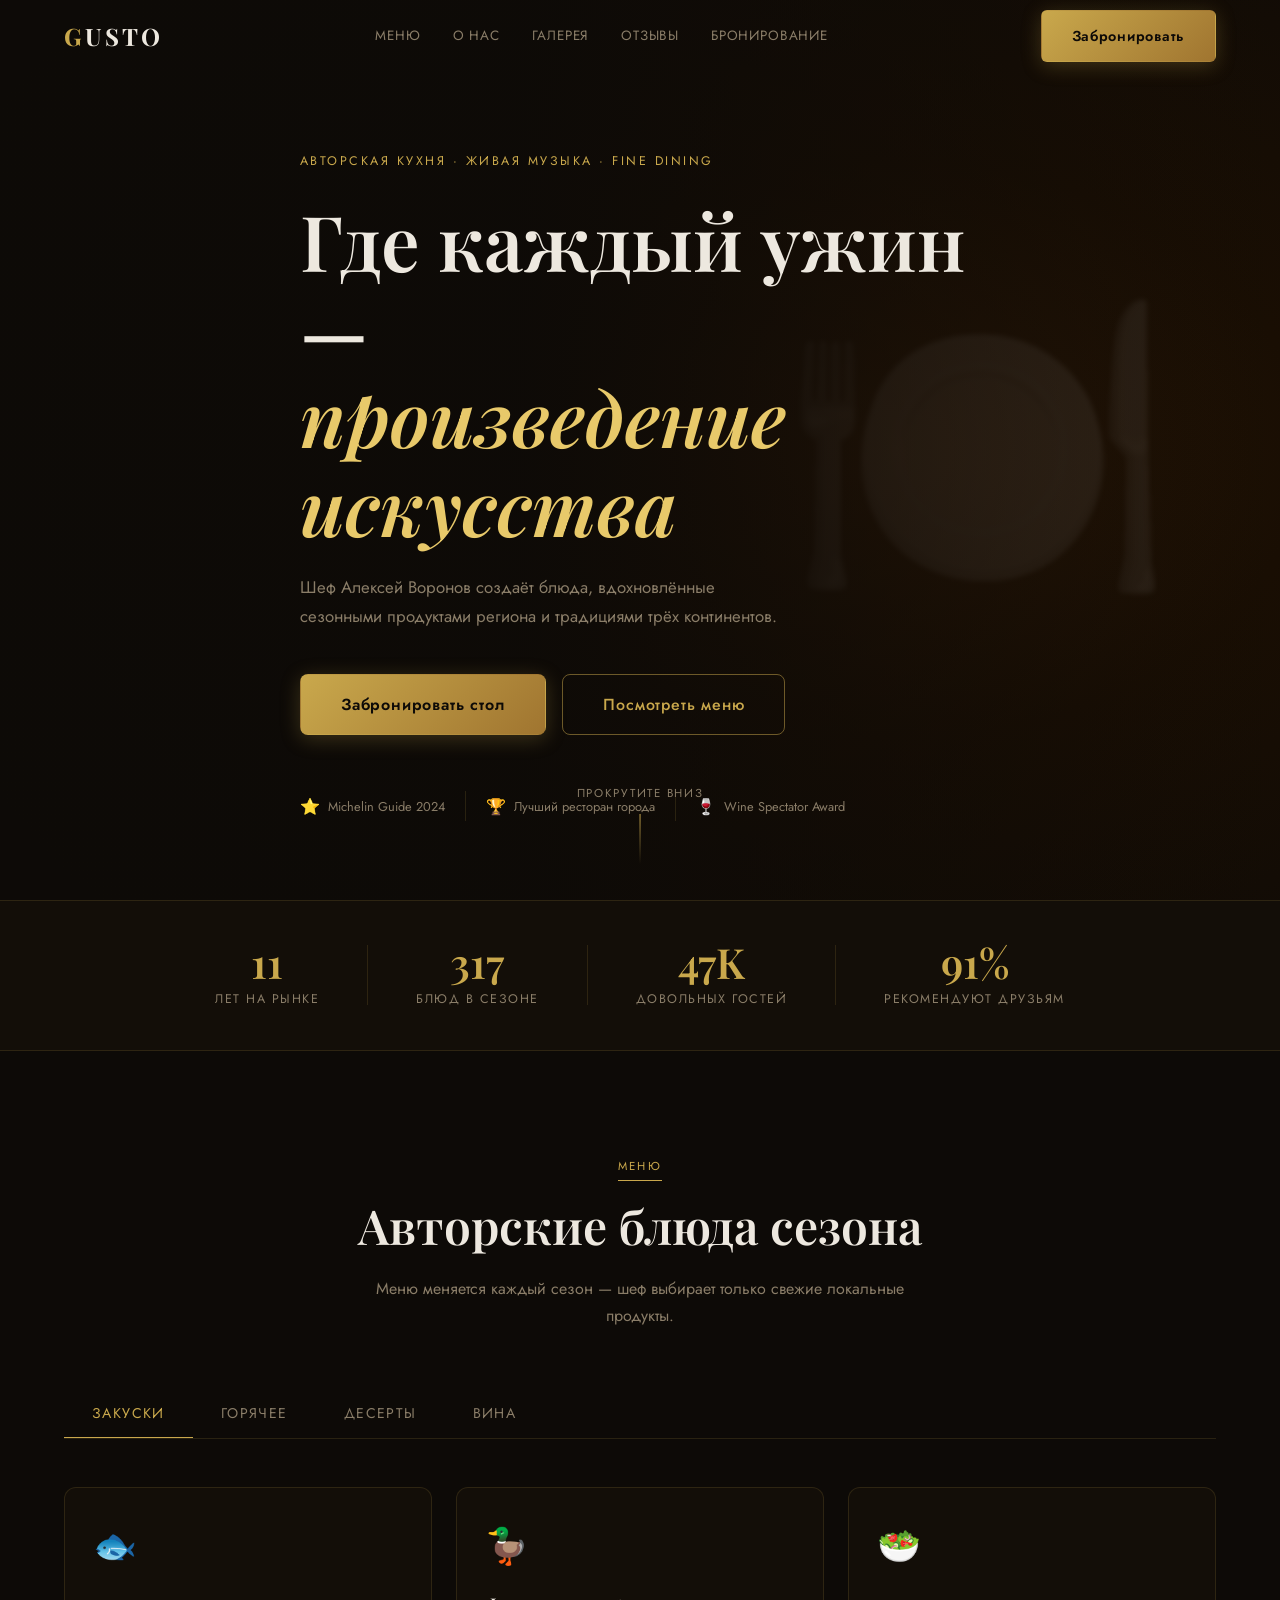
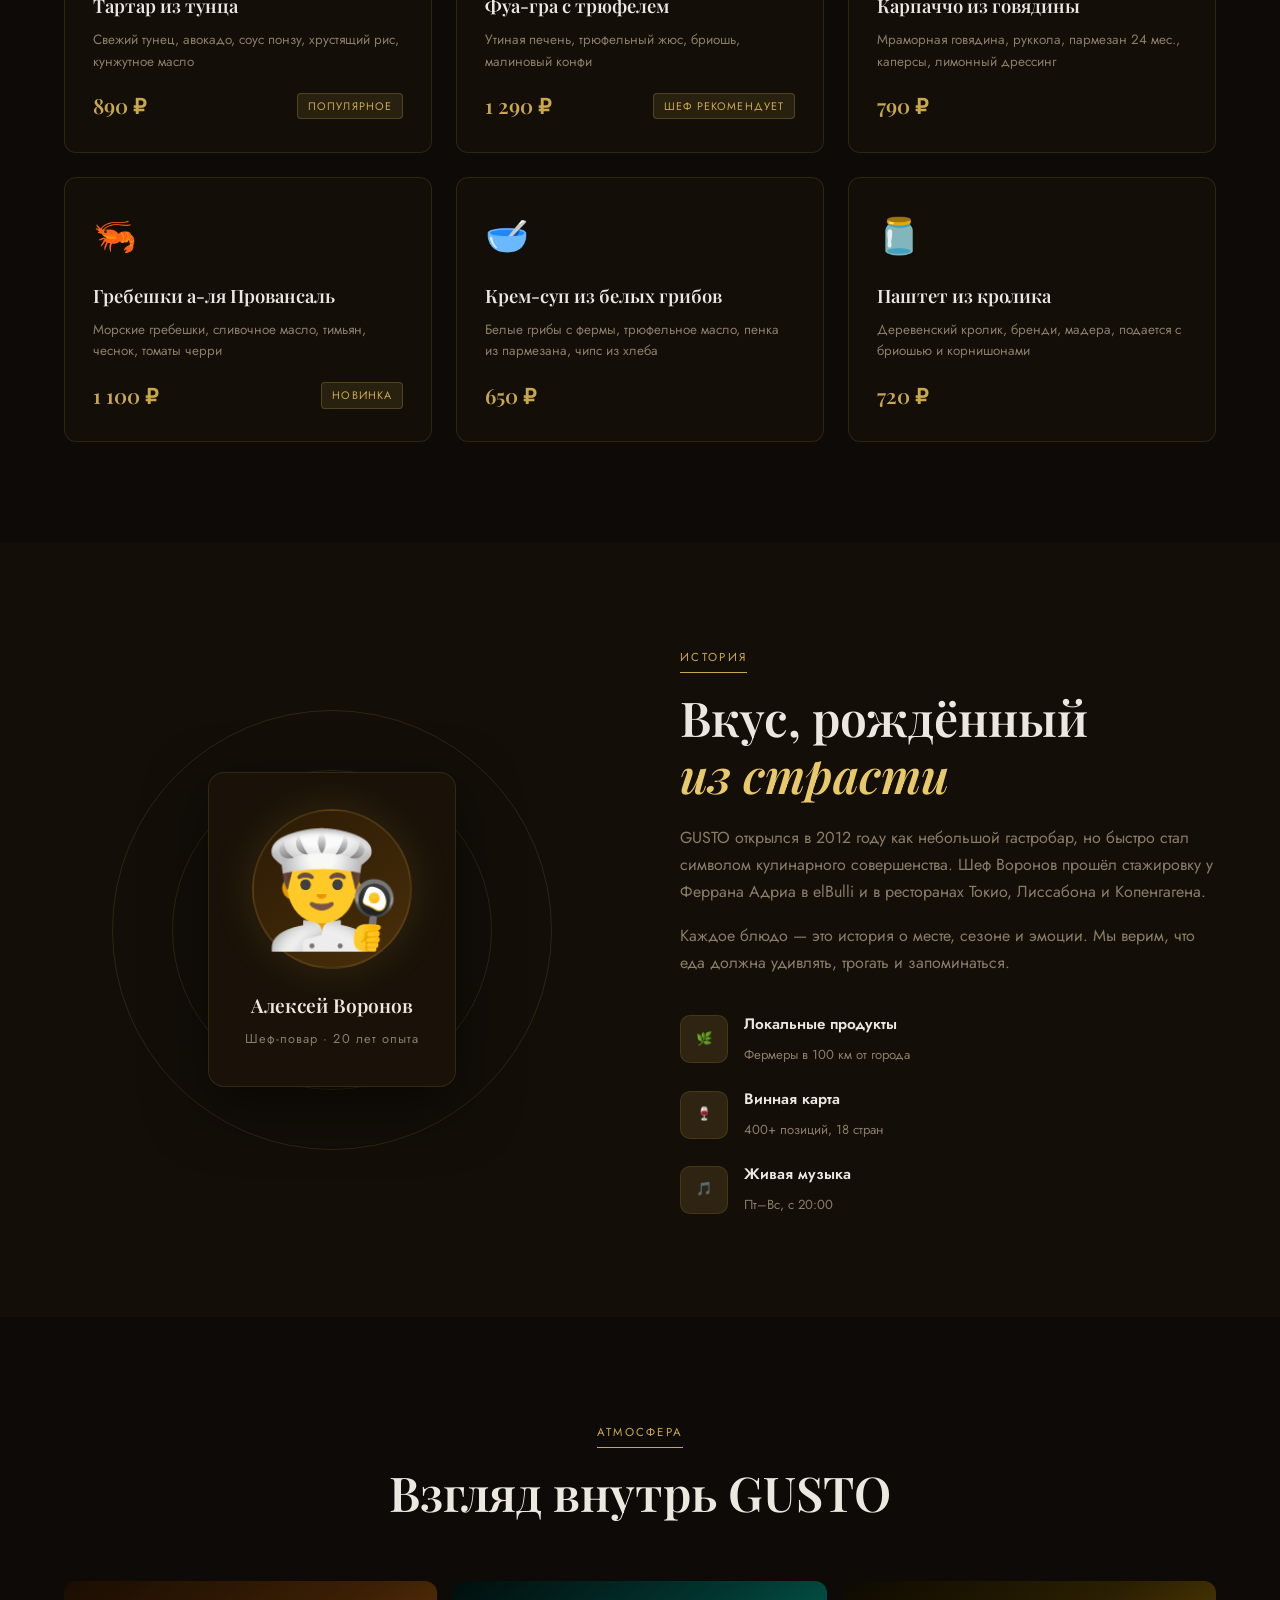
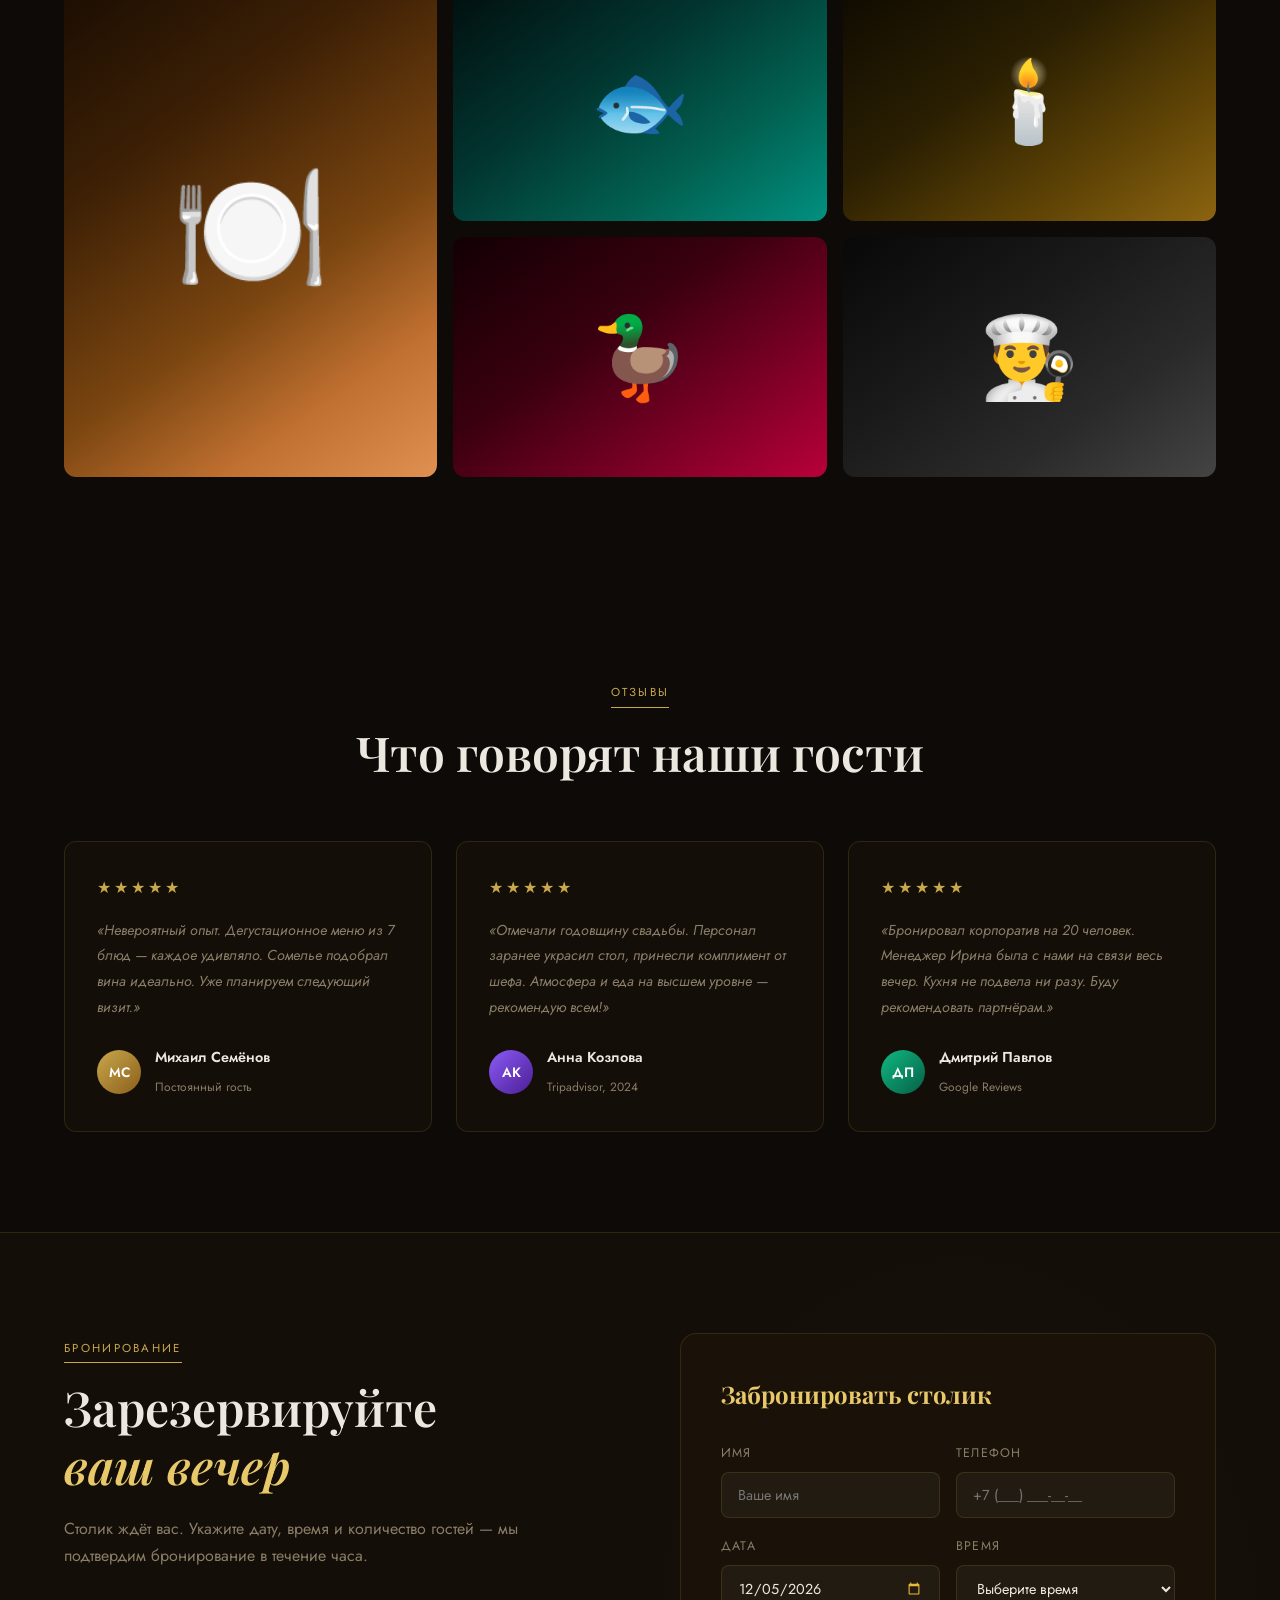
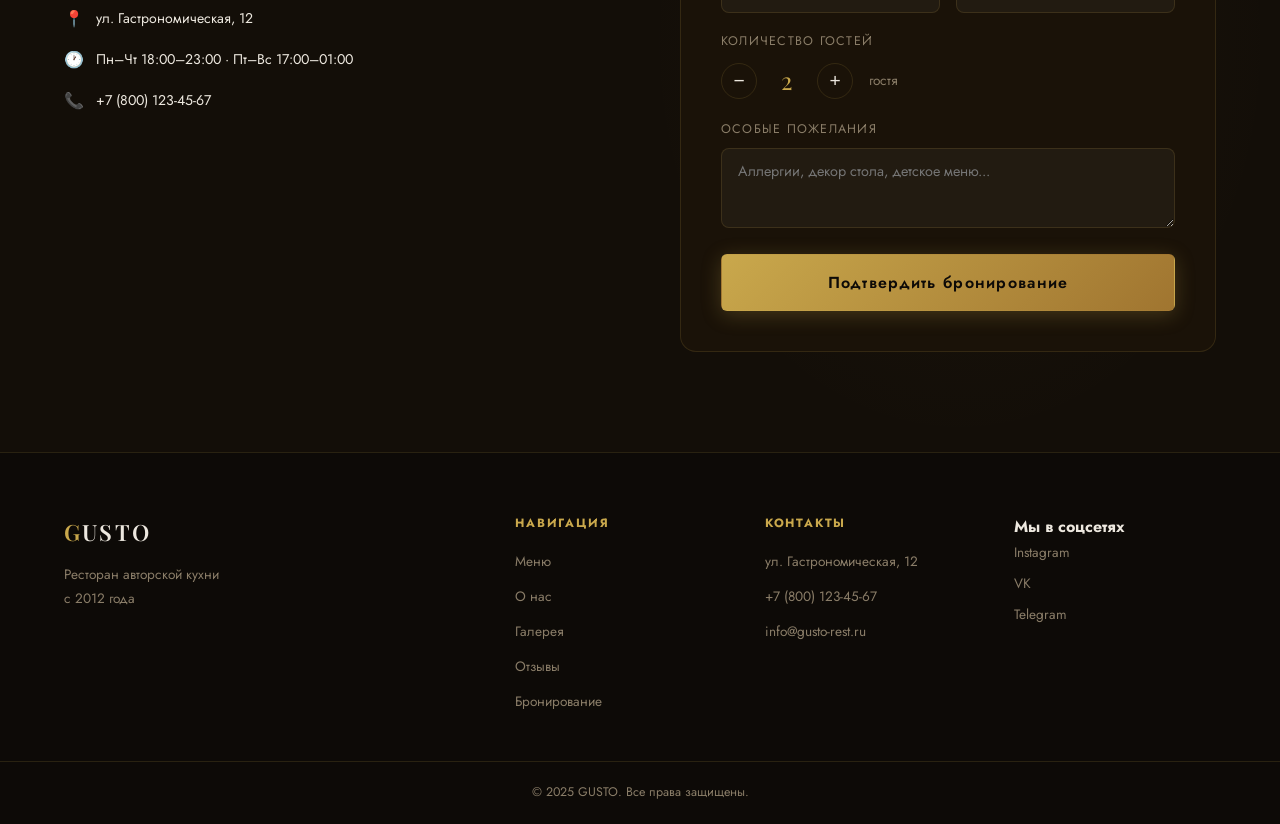
<file: demos/restaurant/index.html>
<!DOCTYPE html>
<html lang="ru">
<head>
    <meta charset="UTF-8">
    <meta name="viewport" content="width=device-width, initial-scale=1.0">
    <title>GUSTO — Ресторан авторской кухни</title>
    <meta name="description" content="GUSTO — ресторан авторской кухни в сердце города. Бронирование столика онлайн, живая музыка, сомелье.">
    <link rel="preconnect" href="https://fonts.googleapis.com">
    <link href="https://fonts.googleapis.com/css2?family=Playfair+Display:ital,wght@0,400;0,600;0,700;1,400;1,600&family=Jost:wght@300;400;500;600&display=swap" rel="stylesheet">
    <link rel="stylesheet" href="style.css">
</head>
<body>

<!-- Header -->
<header class="header" id="header">
    <div class="container header-inner">
        <a href="#" class="logo">
            <span class="logo-g">G</span>USTO
        </a>
        <nav class="nav" id="nav">
            <a href="#menu" class="nav-link">Меню</a>
            <a href="#about" class="nav-link">О нас</a>
            <a href="#gallery" class="nav-link">Галерея</a>
            <a href="#reviews" class="nav-link">Отзывы</a>
            <a href="#reserve" class="nav-link">Бронирование</a>
        </nav>
        <a href="#reserve" class="btn btn-gold header-btn">Забронировать</a>
        <button class="burger" id="burger" aria-label="Меню">
            <span></span><span></span><span></span>
        </button>
    </div>
</header>

<main>

<!-- HERO -->
<section class="hero" id="hero">
    <div class="hero-bg">
        <div class="hero-plate">🍽️</div>
    </div>
    <div class="hero-overlay"></div>
    <div class="container hero-content">
        <span class="hero-eyebrow">Авторская кухня · Живая музыка · Fine Dining</span>
        <h1 class="hero-title">
            Где каждый ужин —<br>
            <em>произведение искусства</em>
        </h1>
        <p class="hero-desc">Шеф Алексей Воронов создаёт блюда, вдохновлённые сезонными продуктами региона и традициями трёх континентов.</p>
        <div class="hero-actions">
            <a href="#reserve" class="btn btn-gold btn-lg">Забронировать стол</a>
            <a href="#menu" class="btn btn-outline-gold btn-lg">Посмотреть меню</a>
        </div>
        <div class="hero-awards">
            <div class="award">
                <span class="award-icon">⭐</span>
                <span>Michelin Guide 2024</span>
            </div>
            <div class="award-sep"></div>
            <div class="award">
                <span class="award-icon">🏆</span>
                <span>Лучший ресторан города</span>
            </div>
            <div class="award-sep"></div>
            <div class="award">
                <span class="award-icon">🍷</span>
                <span>Wine Spectator Award</span>
            </div>
        </div>
    </div>
    <div class="hero-scroll">
        <span>Прокрутите вниз</span>
        <div class="scroll-line"></div>
    </div>
</section>

<!-- STATS -->
<section class="stats-bar">
    <div class="container stats-inner">
        <div class="stat">
            <span class="stat-num" data-target="12">0</span>
            <span class="stat-label">лет на рынке</span>
        </div>
        <div class="stat-div"></div>
        <div class="stat">
            <span class="stat-num" data-target="340">0</span>
            <span class="stat-label">блюд в сезоне</span>
        </div>
        <div class="stat-div"></div>
        <div class="stat">
            <span class="stat-num" data-target="50000">0</span>
            <span class="stat-label">довольных гостей</span>
        </div>
        <div class="stat-div"></div>
        <div class="stat">
            <span class="stat-num" data-target="98" data-suffix="%">0</span>
            <span class="stat-label">рекомендуют друзьям</span>
        </div>
    </div>
</section>

<!-- MENU -->
<section class="menu section" id="menu">
    <div class="container">
        <div class="section-head center">
            <span class="section-tag">Меню</span>
            <h2 class="section-title">Авторские блюда сезона</h2>
            <p>Меню меняется каждый сезон — шеф выбирает только свежие локальные продукты.</p>
        </div>
        <div class="menu-tabs" id="menu-tabs">
            <button class="mtab active" data-cat="starters">Закуски</button>
            <button class="mtab" data-cat="mains">Горячее</button>
            <button class="mtab" data-cat="desserts">Десерты</button>
            <button class="mtab" data-cat="wine">Вина</button>
        </div>
        <div class="menu-grid" id="menu-grid"></div>
    </div>
</section>

<!-- ABOUT -->
<section class="about section" id="about">
    <div class="container about-inner">
        <div class="about-visual reveal">
            <div class="chef-card">
                <div class="chef-photo">👨‍🍳</div>
                <div class="chef-info">
                    <span class="chef-name">Алексей Воронов</span>
                    <span class="chef-title">Шеф-повар · 20 лет опыта</span>
                </div>
            </div>
            <div class="about-decor">
                <div class="decor-circle decor-circle--1"></div>
                <div class="decor-circle decor-circle--2"></div>
            </div>
        </div>
        <div class="about-text reveal">
            <span class="section-tag">История</span>
            <h2 class="section-title">Вкус, рождённый<br><em>из страсти</em></h2>
            <p>GUSTO открылся в 2012 году как небольшой гастробар, но быстро стал символом кулинарного совершенства. Шеф Воронов прошёл стажировку у Феррана Адриа в elBulli и в ресторанах Токио, Лиссабона и Копенгагена.</p>
            <p>Каждое блюдо — это история о месте, сезоне и эмоции. Мы верим, что еда должна удивлять, трогать и запоминаться.</p>
            <div class="about-features">
                <div class="af-item">
                    <span class="af-icon">🌿</span>
                    <div>
                        <strong>Локальные продукты</strong>
                        <span>Фермеры в 100 км от города</span>
                    </div>
                </div>
                <div class="af-item">
                    <span class="af-icon">🍷</span>
                    <div>
                        <strong>Винная карта</strong>
                        <span>400+ позиций, 18 стран</span>
                    </div>
                </div>
                <div class="af-item">
                    <span class="af-icon">🎵</span>
                    <div>
                        <strong>Живая музыка</strong>
                        <span>Пт–Вс, с 20:00</span>
                    </div>
                </div>
            </div>
        </div>
    </div>
</section>

<!-- GALLERY -->
<section class="gallery-section section" id="gallery">
    <div class="container">
        <div class="section-head center">
            <span class="section-tag">Атмосфера</span>
            <h2 class="section-title">Взгляд внутрь GUSTO</h2>
        </div>
        <div class="gallery-grid">
            <div class="gallery-item gi--large reveal">
                <div class="gi-bg gi-bg--1"></div>
                <span class="gi-label">Главный зал</span>
            </div>
            <div class="gallery-item reveal">
                <div class="gi-bg gi-bg--2"></div>
                <span class="gi-label">Тартар из тунца</span>
            </div>
            <div class="gallery-item reveal">
                <div class="gi-bg gi-bg--3"></div>
                <span class="gi-label">Приватный кабинет</span>
            </div>
            <div class="gallery-item reveal">
                <div class="gi-bg gi-bg--4"></div>
                <span class="gi-label">Фуа-гра с трюфелем</span>
            </div>
            <div class="gallery-item reveal">
                <div class="gi-bg gi-bg--5"></div>
                <span class="gi-label">Открытая кухня</span>
            </div>
        </div>
    </div>
</section>

<!-- REVIEWS -->
<section class="reviews section" id="reviews">
    <div class="container">
        <div class="section-head center">
            <span class="section-tag">Отзывы</span>
            <h2 class="section-title">Что говорят наши гости</h2>
        </div>
        <div class="reviews-grid">
            <div class="review-card reveal">
                <div class="review-stars">★★★★★</div>
                <p class="review-text">«Невероятный опыт. Дегустационное меню из 7 блюд — каждое удивляло. Сомелье подобрал вина идеально. Уже планируем следующий визит.»</p>
                <div class="review-author">
                    <div class="review-avatar" style="background: linear-gradient(135deg, #c9a84c, #8b5e1a)">МС</div>
                    <div>
                        <strong>Михаил Семёнов</strong>
                        <span>Постоянный гость</span>
                    </div>
                </div>
            </div>
            <div class="review-card reveal">
                <div class="review-stars">★★★★★</div>
                <p class="review-text">«Отмечали годовщину свадьбы. Персонал заранее украсил стол, принесли комплимент от шефа. Атмосфера и еда на высшем уровне — рекомендую всем!»</p>
                <div class="review-author">
                    <div class="review-avatar" style="background: linear-gradient(135deg, #8b5cf6, #4c1d95)">АК</div>
                    <div>
                        <strong>Анна Козлова</strong>
                        <span>Tripadvisor, 2024</span>
                    </div>
                </div>
            </div>
            <div class="review-card reveal">
                <div class="review-stars">★★★★★</div>
                <p class="review-text">«Бронировал корпоратив на 20 человек. Менеджер Ирина была с нами на связи весь вечер. Кухня не подвела ни разу. Буду рекомендовать партнёрам.»</p>
                <div class="review-author">
                    <div class="review-avatar" style="background: linear-gradient(135deg, #10b981, #065f46)">ДП</div>
                    <div>
                        <strong>Дмитрий Павлов</strong>
                        <span>Google Reviews</span>
                    </div>
                </div>
            </div>
        </div>
    </div>
</section>

<!-- RESERVE -->
<section class="reserve section" id="reserve">
    <div class="reserve-overlay"></div>
    <div class="container reserve-inner">
        <div class="reserve-text reveal">
            <span class="section-tag">Бронирование</span>
            <h2 class="section-title">Зарезервируйте<br><em>ваш вечер</em></h2>
            <p>Столик ждёт вас. Укажите дату, время и количество гостей — мы подтвердим бронирование в течение часа.</p>
            <div class="reserve-info">
                <div class="ri-item">
                    <span class="ri-icon">📍</span>
                    <span>ул. Гастрономическая, 12</span>
                </div>
                <div class="ri-item">
                    <span class="ri-icon">🕐</span>
                    <span>Пн–Чт 18:00–23:00 · Пт–Вс 17:00–01:00</span>
                </div>
                <div class="ri-item">
                    <span class="ri-icon">📞</span>
                    <span>+7 (800) 123-45-67</span>
                </div>
            </div>
        </div>
        <form class="reserve-form reveal" id="reserve-form">
            <h3>Забронировать столик</h3>
            <div class="form-row">
                <div class="form-group">
                    <label for="res-name">Имя</label>
                    <input type="text" id="res-name" placeholder="Ваше имя" required>
                </div>
                <div class="form-group">
                    <label for="res-phone">Телефон</label>
                    <input type="tel" id="res-phone" placeholder="+7 (___) ___-__-__" required>
                </div>
            </div>
            <div class="form-row">
                <div class="form-group">
                    <label for="res-date">Дата</label>
                    <input type="date" id="res-date" required>
                </div>
                <div class="form-group">
                    <label for="res-time">Время</label>
                    <select id="res-time" required>
                        <option value="">Выберите время</option>
                        <option>18:00</option><option>18:30</option>
                        <option>19:00</option><option>19:30</option>
                        <option>20:00</option><option>20:30</option>
                        <option>21:00</option><option>21:30</option>
                        <option>22:00</option>
                    </select>
                </div>
            </div>
            <div class="form-group">
                <label>Количество гостей</label>
                <div class="guests-picker">
                    <button type="button" id="guests-minus">−</button>
                    <span id="guests-count">2</span>
                    <button type="button" id="guests-plus">+</button>
                    <span class="guests-label">гостя</span>
                </div>
            </div>
            <div class="form-group">
                <label for="res-wishes">Особые пожелания</label>
                <textarea id="res-wishes" placeholder="Аллергии, декор стола, детское меню..."></textarea>
            </div>
            <button type="submit" class="btn btn-gold btn-full">Подтвердить бронирование</button>
        </form>
    </div>
</section>

</main>

<!-- Footer -->
<footer class="footer">
    <div class="container footer-inner">
        <div class="footer-brand">
            <span class="footer-logo"><span class="logo-g">G</span>USTO</span>
            <p>Ресторан авторской кухни<br>с 2012 года</p>
        </div>
        <div class="footer-nav">
            <strong>Навигация</strong>
            <a href="#menu">Меню</a>
            <a href="#about">О нас</a>
            <a href="#gallery">Галерея</a>
            <a href="#reviews">Отзывы</a>
            <a href="#reserve">Бронирование</a>
        </div>
        <div class="footer-nav">
            <strong>Контакты</strong>
            <span>ул. Гастрономическая, 12</span>
            <span>+7 (800) 123-45-67</span>
            <span>info@gusto-rest.ru</span>
        </div>
        <div class="footer-social">
            <strong>Мы в соцсетях</strong>
            <div class="social-links">
                <a href="#" class="social-link">Instagram</a>
                <a href="#" class="social-link">VK</a>
                <a href="#" class="social-link">Telegram</a>
            </div>
        </div>
    </div>
    <div class="footer-bottom">
        <div class="container">© 2025 GUSTO. Все права защищены.</div>
    </div>
</footer>

<!-- Модалка -->
<div class="modal" id="modal">
    <div class="modal-box">
        <button class="modal-close" id="modal-close">×</button>
        <div class="modal-icon">🥂</div>
        <h3>Бронирование подтверждено!</h3>
        <p>Мы свяжемся с вами в течение часа для подтверждения. Ждём вас в GUSTO!</p>
        <a href="#" class="btn btn-gold" id="modal-ok">Отлично!</a>
    </div>
</div>

<script src="script.js"></script>
</body>
</html>
</file>
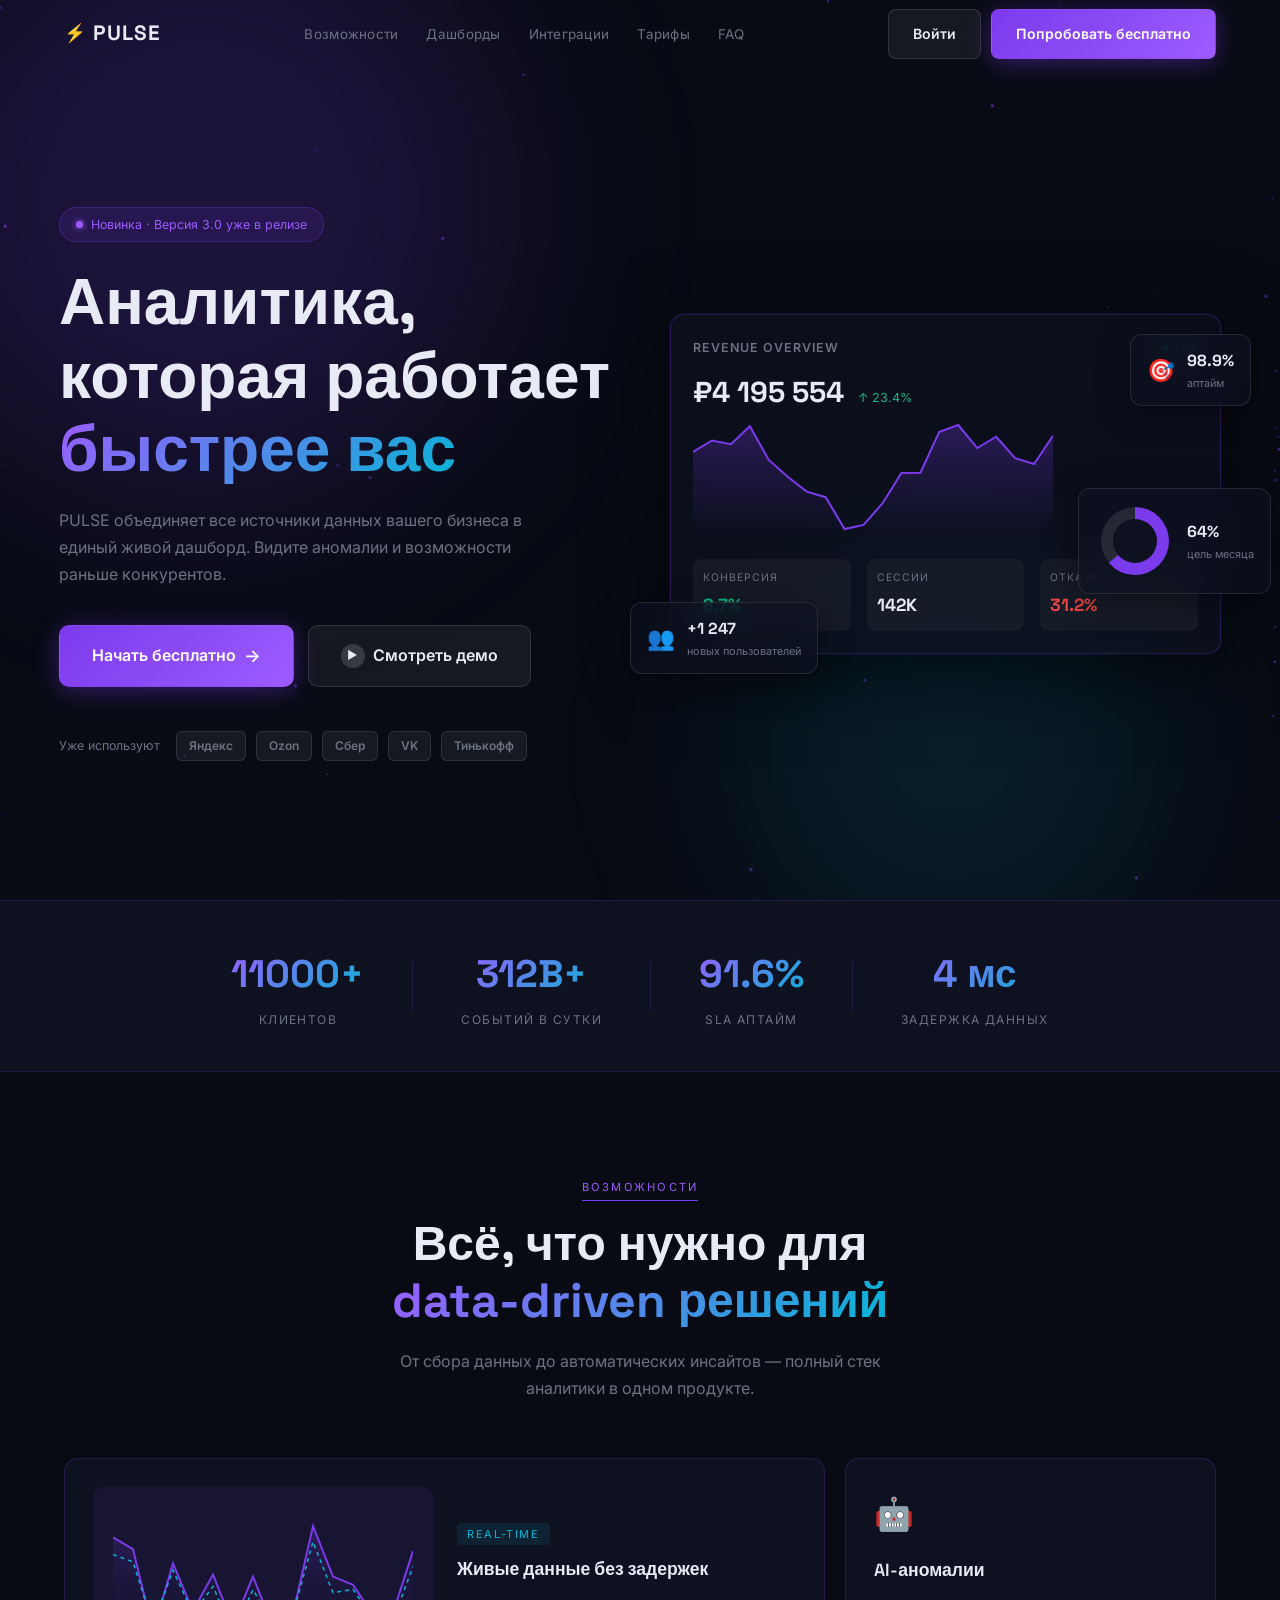
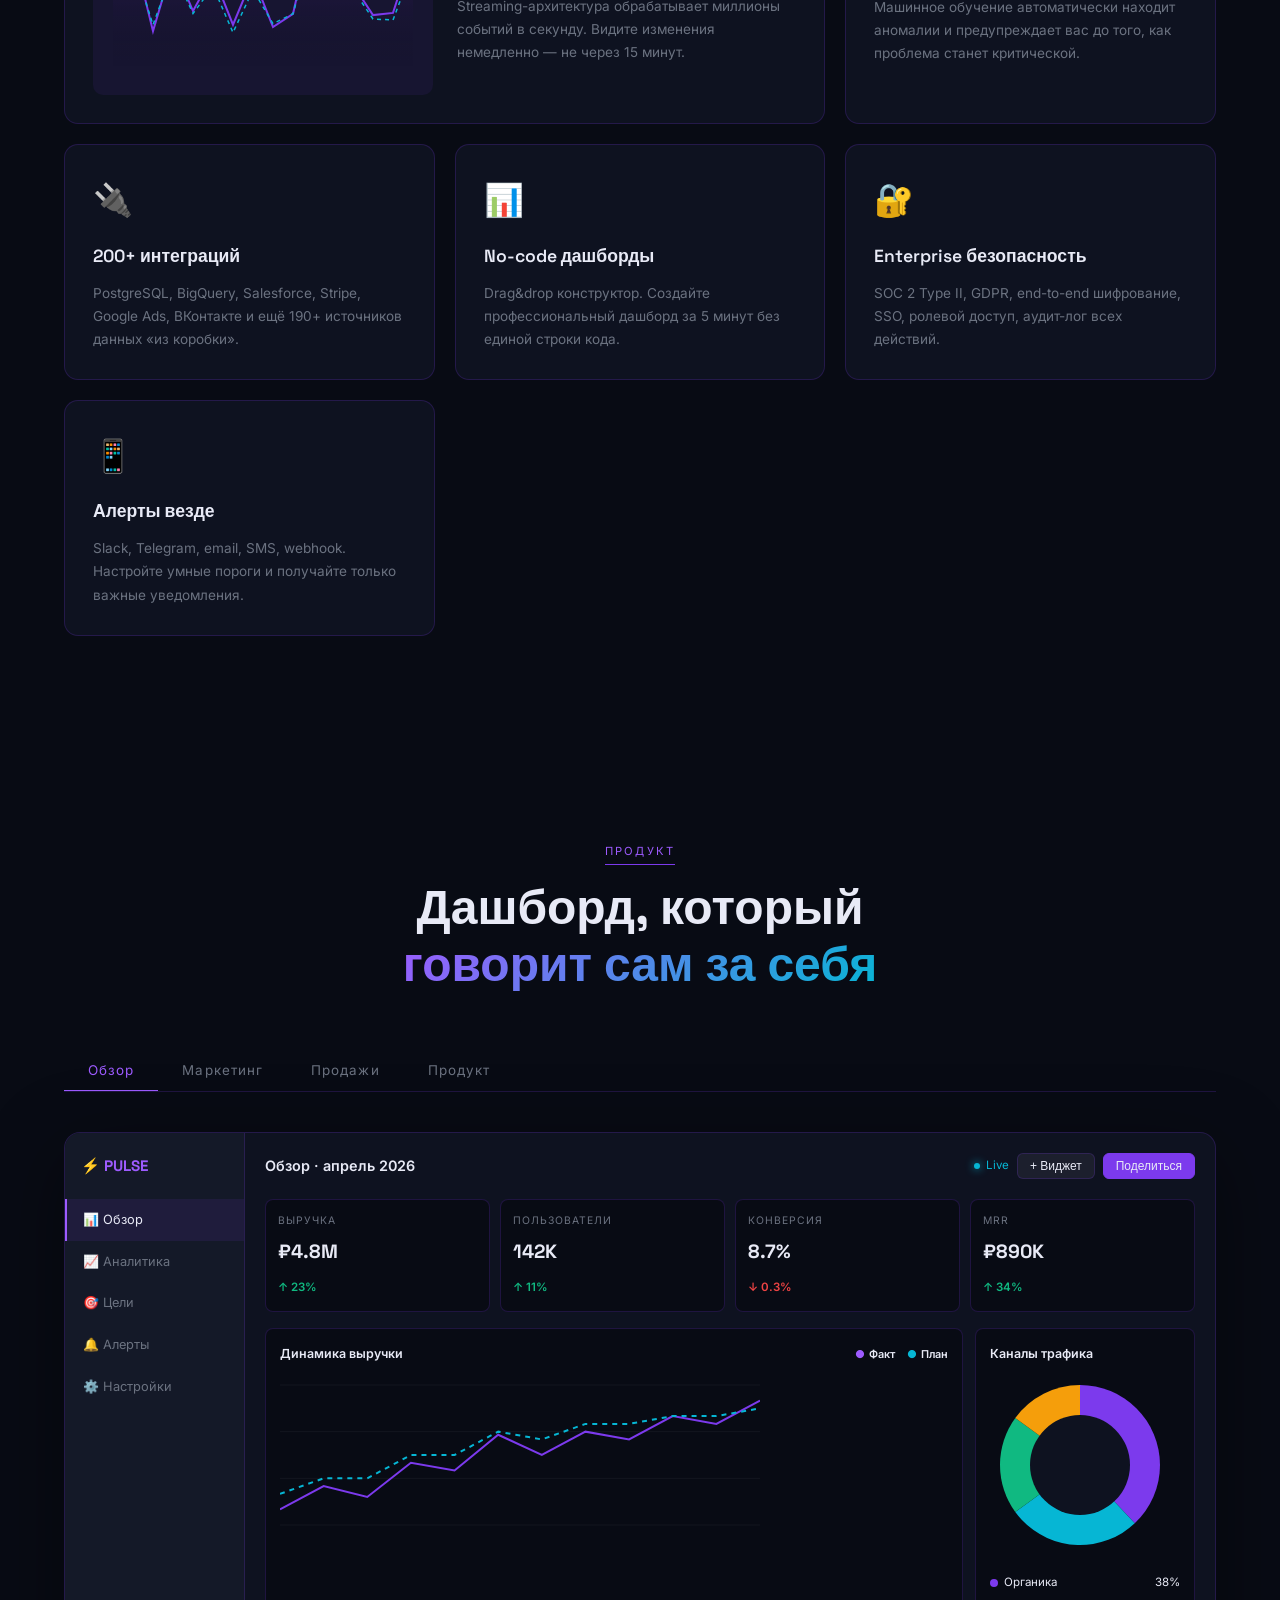
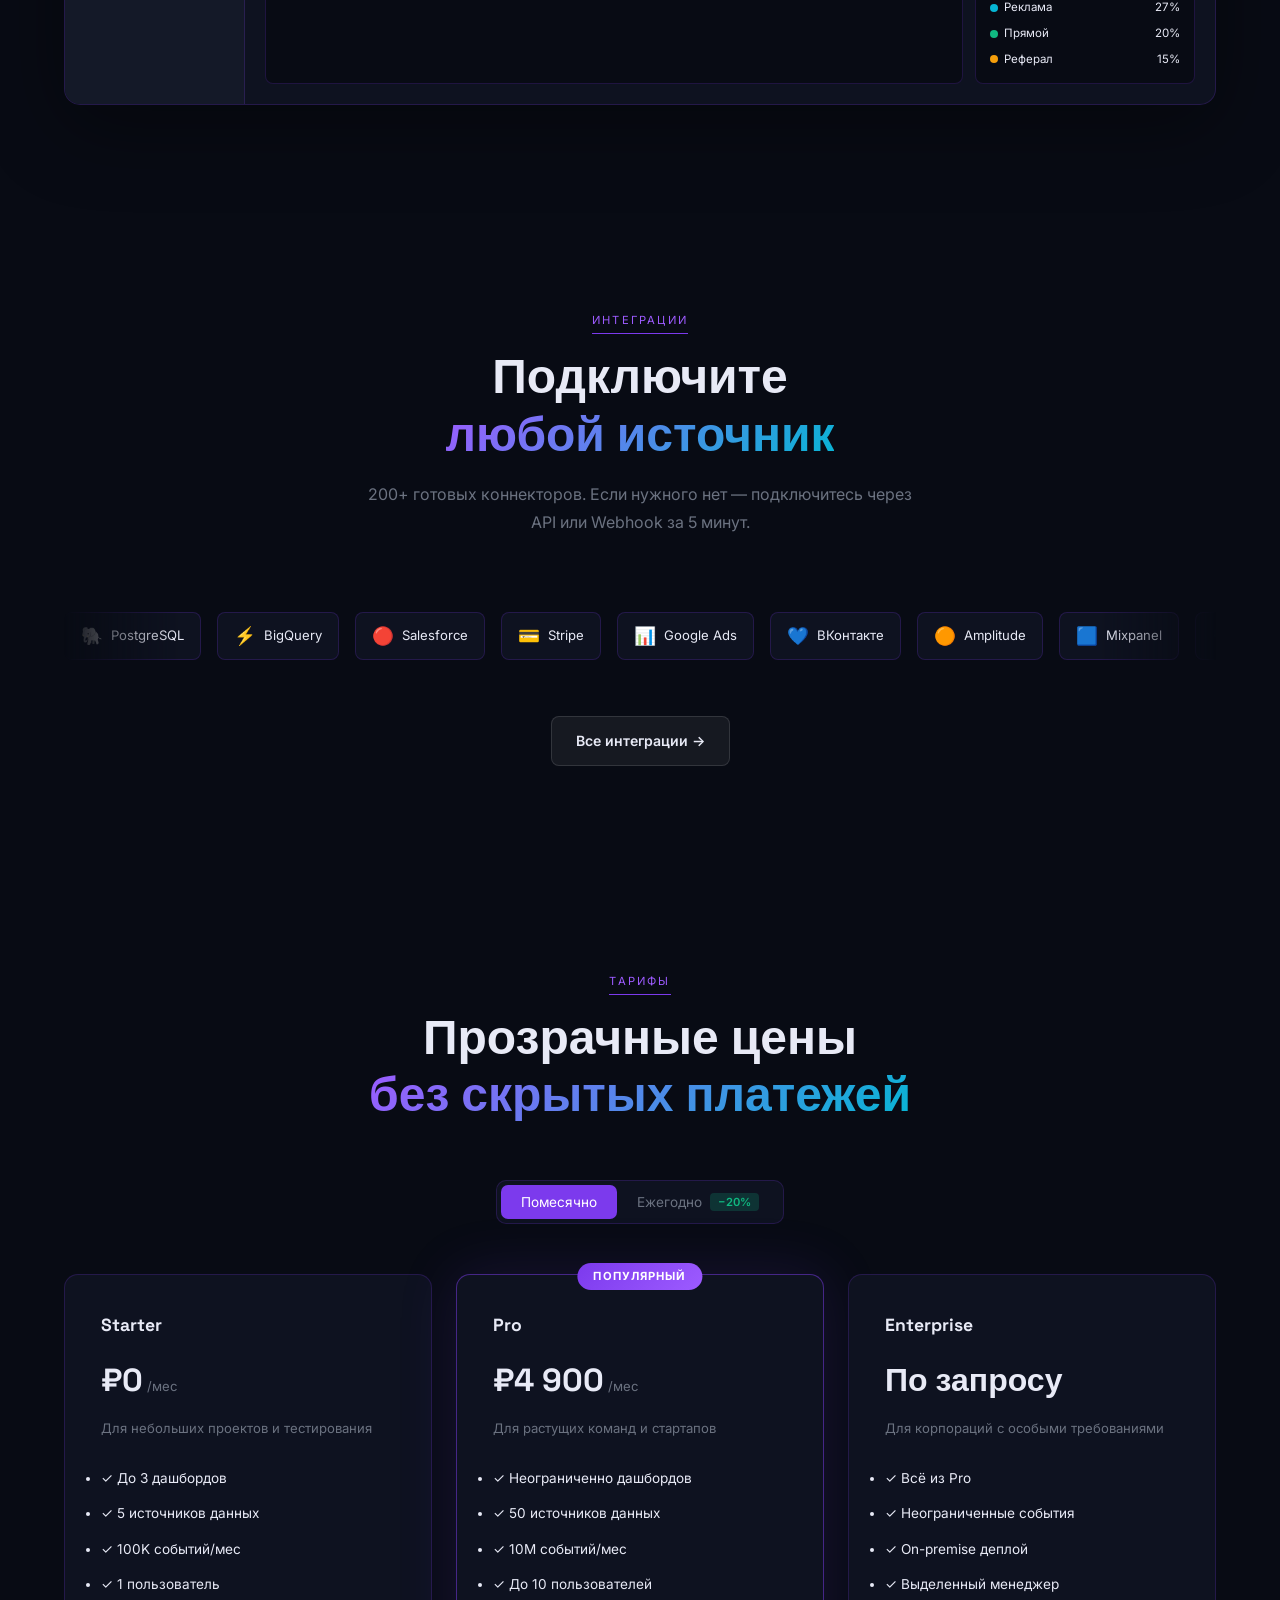
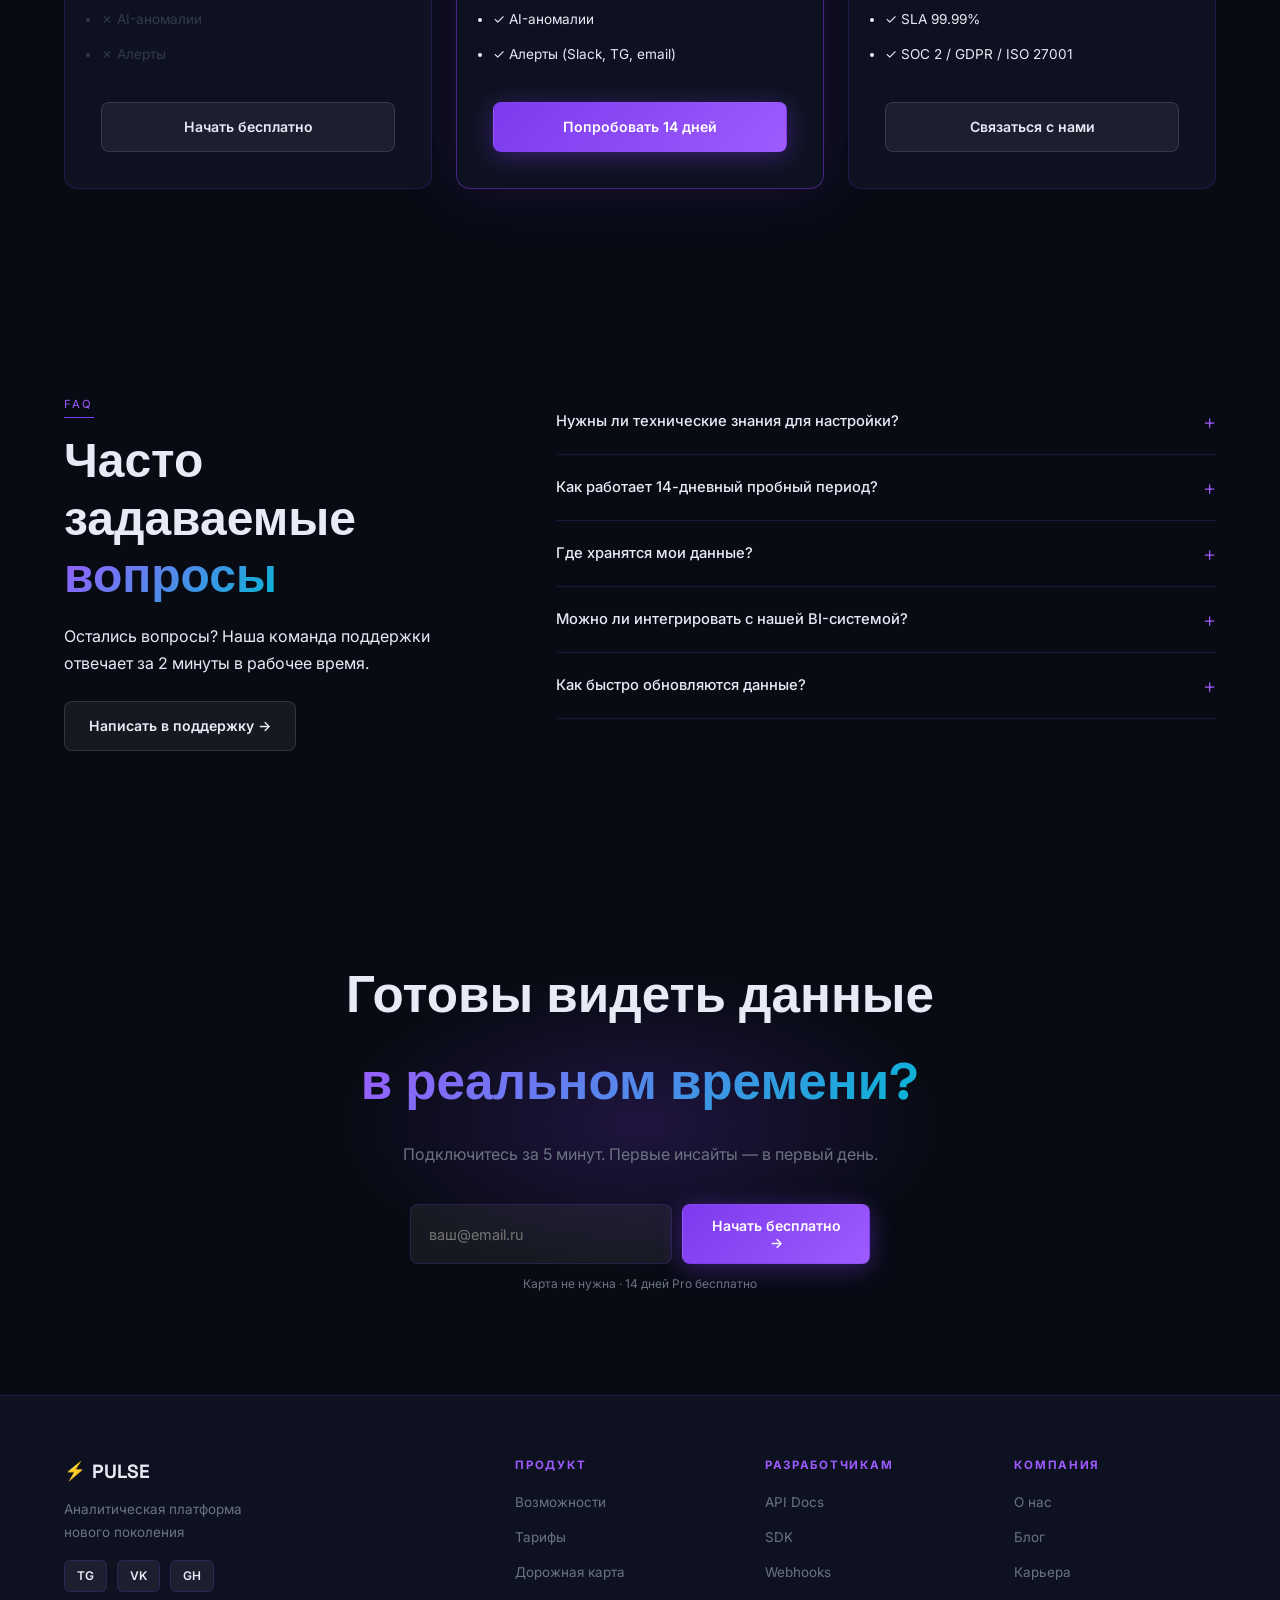
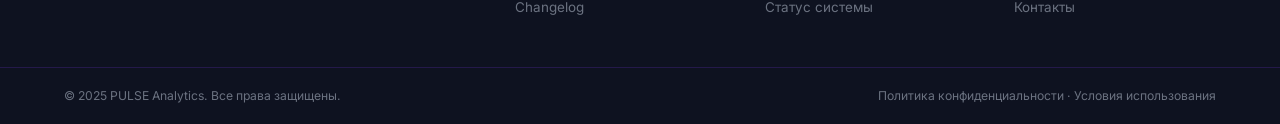
<file: demos/saas/index.html>
<!DOCTYPE html>
<html lang="ru">
<head>
    <meta charset="UTF-8">
    <meta name="viewport" content="width=device-width, initial-scale=1.0">
    <title>PULSE — Аналитическая платформа нового поколения</title>
    <meta name="description" content="PULSE — SaaS-платформа бизнес-аналитики в реальном времени. Объедините все источники данных, стройте дашборды за минуты, принимайте решения быстрее.">
    <link rel="preconnect" href="https://fonts.googleapis.com">
    <link href="https://fonts.googleapis.com/css2?family=Inter:wght@300;400;500;600;700;800&family=Space+Grotesk:wght@400;500;600;700&display=swap" rel="stylesheet">
    <link rel="stylesheet" href="style.css">
</head>
<body>

<!-- Header -->
<header class="header" id="header">
    <div class="container header-inner">
        <a href="#" class="logo">
            <span class="logo-icon">⚡</span>PULSE
        </a>
        <nav class="nav" id="nav">
            <a href="#features" class="nav-link">Возможности</a>
            <a href="#dashboard" class="nav-link">Дашборды</a>
            <a href="#integrations" class="nav-link">Интеграции</a>
            <a href="#pricing" class="nav-link">Тарифы</a>
            <a href="#faq" class="nav-link">FAQ</a>
        </nav>
        <div class="header-actions">
            <a href="#" class="btn btn-ghost">Войти</a>
            <a href="#pricing" class="btn btn-primary">Попробовать бесплатно</a>
        </div>
        <button class="burger" id="burger" aria-label="Меню">
            <span></span><span></span><span></span>
        </button>
    </div>
</header>

<main>

<!-- HERO -->
<section class="hero" id="hero">
    <canvas id="hero-canvas"></canvas>
    <div class="hero-glow hero-glow--1"></div>
    <div class="hero-glow hero-glow--2"></div>
    <div class="container hero-inner">
        <div class="hero-content">
            <div class="hero-badge">
                <span class="badge-dot"></span>
                Новинка · Версия 3.0 уже в релизе
            </div>
            <h1 class="hero-title">
                Аналитика,<br>которая работает<br>
                <span class="gradient-text">быстрее вас</span>
            </h1>
            <p class="hero-desc">PULSE объединяет все источники данных вашего бизнеса в единый живой дашборд. Видите аномалии и возможности раньше конкурентов.</p>
            <div class="hero-cta">
                <a href="#pricing" class="btn btn-primary btn-lg">
                    Начать бесплатно
                    <span class="btn-arrow">→</span>
                </a>
                <a href="#dashboard" class="btn btn-ghost btn-lg">
                    <span class="play-icon">▶</span>
                    Смотреть демо
                </a>
            </div>
            <div class="hero-trust">
                <span>Уже используют</span>
                <div class="trust-logos">
                    <span class="trust-logo">Яндекс</span>
                    <span class="trust-logo">Ozon</span>
                    <span class="trust-logo">Сбер</span>
                    <span class="trust-logo">VK</span>
                    <span class="trust-logo">Тинькофф</span>
                </div>
            </div>
        </div>
        <div class="hero-visual">
            <div class="dash-card dash-main">
                <div class="dash-header">
                    <span class="dash-title">Revenue Overview</span>
                    <span class="dash-live"><span class="live-dot"></span> Live</span>
                </div>
                <div class="dash-metric">
                    <span class="metric-val" id="hero-revenue">₽4 821 340</span>
                    <span class="metric-up">↑ 23.4%</span>
                </div>
                <canvas id="main-chart" width="360" height="120"></canvas>
                <div class="dash-row">
                    <div class="dash-mini">
                        <span class="dm-label">Конверсия</span>
                        <span class="dm-val green">8.7%</span>
                    </div>
                    <div class="dash-mini">
                        <span class="dm-label">Сессии</span>
                        <span class="dm-val">142K</span>
                    </div>
                    <div class="dash-mini">
                        <span class="dm-label">Отказы</span>
                        <span class="dm-val red">31.2%</span>
                    </div>
                </div>
            </div>
            <!-- Floating cards -->
            <div class="float-card float-card--1">
                <span class="fc-icon">👥</span>
                <div>
                    <div class="fc-val">+1 247</div>
                    <div class="fc-label">новых пользователей</div>
                </div>
            </div>
            <div class="float-card float-card--2">
                <span class="fc-icon">🎯</span>
                <div>
                    <div class="fc-val">98.9%</div>
                    <div class="fc-label">аптайм</div>
                </div>
            </div>
            <div class="float-card float-card--3">
                <canvas id="donut-chart" width="80" height="80"></canvas>
                <div>
                    <div class="fc-val">64%</div>
                    <div class="fc-label">цель месяца</div>
                </div>
            </div>
        </div>
    </div>
</section>

<!-- STATS -->
<section class="stats-strip">
    <div class="container stats-inner">
        <div class="stat-item">
            <span class="stat-num" data-target="12000" data-suffix="+">0</span>
            <span class="stat-label">клиентов</span>
        </div>
        <div class="stat-div"></div>
        <div class="stat-item">
            <span class="stat-num" data-target="340" data-suffix="B+">0</span>
            <span class="stat-label">событий в сутки</span>
        </div>
        <div class="stat-div"></div>
        <div class="stat-item">
            <span class="stat-num" data-target="99.9" data-suffix="%">0</span>
            <span class="stat-label">SLA аптайм</span>
        </div>
        <div class="stat-div"></div>
        <div class="stat-item">
            <span class="stat-num" data-target="4" data-suffix=" мс">0</span>
            <span class="stat-label">задержка данных</span>
        </div>
    </div>
</section>

<!-- FEATURES -->
<section class="features section" id="features">
    <div class="container">
        <div class="section-head center">
            <span class="section-tag">Возможности</span>
            <h2 class="section-title">Всё, что нужно для<br><span class="gradient-text">data-driven решений</span></h2>
            <p>От сбора данных до автоматических инсайтов — полный стек аналитики в одном продукте.</p>
        </div>
        <div class="features-grid">
            <div class="feature-card fc--large reveal">
                <div class="fc-visual">
                    <div class="fc-chart-wrap">
                        <canvas id="feature-chart" width="300" height="160"></canvas>
                    </div>
                </div>
                <div class="fc-text">
                    <span class="fc-tag">Real-time</span>
                    <h3>Живые данные без задержек</h3>
                    <p>Streaming-архитектура обрабатывает миллионы событий в секунду. Видите изменения немедленно — не через 15 минут.</p>
                </div>
            </div>
            <div class="feature-card reveal">
                <span class="f-icon">🤖</span>
                <h3>AI-аномалии</h3>
                <p>Машинное обучение автоматически находит аномалии и предупреждает вас до того, как проблема станет критической.</p>
            </div>
            <div class="feature-card reveal">
                <span class="f-icon">🔌</span>
                <h3>200+ интеграций</h3>
                <p>PostgreSQL, BigQuery, Salesforce, Stripe, Google Ads, ВКонтакте и ещё 190+ источников данных «из коробки».</p>
            </div>
            <div class="feature-card reveal">
                <span class="f-icon">📊</span>
                <h3>No-code дашборды</h3>
                <p>Drag&amp;drop конструктор. Создайте профессиональный дашборд за 5 минут без единой строки кода.</p>
            </div>
            <div class="feature-card reveal">
                <span class="f-icon">🔐</span>
                <h3>Enterprise безопасность</h3>
                <p>SOC 2 Type II, GDPR, end-to-end шифрование, SSO, ролевой доступ, аудит-лог всех действий.</p>
            </div>
            <div class="feature-card reveal">
                <span class="f-icon">📱</span>
                <h3>Алерты везде</h3>
                <p>Slack, Telegram, email, SMS, webhook. Настройте умные пороги и получайте только важные уведомления.</p>
            </div>
        </div>
    </div>
</section>

<!-- DASHBOARD PREVIEW -->
<section class="dashboard section" id="dashboard">
    <div class="container">
        <div class="section-head center">
            <span class="section-tag">Продукт</span>
            <h2 class="section-title">Дашборд, который<br><span class="gradient-text">говорит сам за себя</span></h2>
        </div>
        <div class="dash-tabs" id="dash-tabs">
            <button class="dtab active" data-tab="overview">Обзор</button>
            <button class="dtab" data-tab="marketing">Маркетинг</button>
            <button class="dtab" data-tab="sales">Продажи</button>
            <button class="dtab" data-tab="product">Продукт</button>
        </div>
        <div class="dash-preview reveal" id="dash-preview">
            <div class="dp-sidebar">
                <div class="dp-logo">⚡ PULSE</div>
                <nav class="dp-nav">
                    <a class="dp-nav-item active" href="#">📊 Обзор</a>
                    <a class="dp-nav-item" href="#">📈 Аналитика</a>
                    <a class="dp-nav-item" href="#">🎯 Цели</a>
                    <a class="dp-nav-item" href="#">🔔 Алерты</a>
                    <a class="dp-nav-item" href="#">⚙️ Настройки</a>
                </nav>
            </div>
            <div class="dp-main">
                <div class="dp-topbar">
                    <span class="dp-page-title" id="dp-page-title">Обзор · апрель 2026</span>
                    <div class="dp-actions">
                        <span class="dp-live"><span class="live-dot"></span>Live</span>
                        <button class="dp-btn">+ Виджет</button>
                        <button class="dp-btn dp-btn--primary">Поделиться</button>
                    </div>
                </div>
                <div class="dp-kpis" id="dp-kpis">
                    <div class="kpi-card">
                        <span class="kpi-label">Выручка</span>
                        <span class="kpi-val">₽4.8M</span>
                        <span class="kpi-delta up">↑ 23%</span>
                    </div>
                    <div class="kpi-card">
                        <span class="kpi-label">Пользователи</span>
                        <span class="kpi-val">142K</span>
                        <span class="kpi-delta up">↑ 11%</span>
                    </div>
                    <div class="kpi-card">
                        <span class="kpi-label">Конверсия</span>
                        <span class="kpi-val">8.7%</span>
                        <span class="kpi-delta down">↓ 0.3%</span>
                    </div>
                    <div class="kpi-card">
                        <span class="kpi-label">MRR</span>
                        <span class="kpi-val">₽890K</span>
                        <span class="kpi-delta up">↑ 34%</span>
                    </div>
                </div>
                <div class="dp-charts">
                    <div class="dp-chart-main">
                        <div class="dpc-header">
                            <span>Динамика выручки</span>
                            <div class="dpc-legend">
                                <span class="leg--purple">Факт</span>
                                <span class="leg--cyan">План</span>
                            </div>
                        </div>
                        <canvas id="dp-main-chart" width="480" height="160"></canvas>
                    </div>
                    <div class="dp-chart-side">
                        <div class="dpc-header"><span>Каналы трафика</span></div>
                        <canvas id="dp-donut" width="180" height="180"></canvas>
                        <div class="donut-legend" id="donut-legend"></div>
                    </div>
                </div>
            </div>
        </div>
    </div>
</section>

<!-- INTEGRATIONS -->
<section class="integrations section" id="integrations">
    <div class="container">
        <div class="section-head center">
            <span class="section-tag">Интеграции</span>
            <h2 class="section-title">Подключите<br><span class="gradient-text">любой источник</span></h2>
            <p>200+ готовых коннекторов. Если нужного нет — подключитесь через API или Webhook за 5 минут.</p>
        </div>
        <div class="integrations-marquee">
            <div class="marquee-track" id="marquee-track">
                <!-- filled by JS -->
            </div>
        </div>
        <div class="integrations-cta">
            <a href="#" class="btn btn-ghost">Все интеграции →</a>
        </div>
    </div>
</section>

<!-- PRICING -->
<section class="pricing section" id="pricing">
    <div class="container">
        <div class="section-head center">
            <span class="section-tag">Тарифы</span>
            <h2 class="section-title">Прозрачные цены<br><span class="gradient-text">без скрытых платежей</span></h2>
        </div>
        <div class="pricing-toggle" id="pricing-toggle">
            <button class="ptog active" data-period="monthly">Помесячно</button>
            <button class="ptog" data-period="yearly">Ежегодно <span class="save-badge">−20%</span></button>
        </div>
        <div class="pricing-grid">
            <div class="price-card reveal">
                <div class="pc-top">
                    <span class="pc-name">Starter</span>
                    <div class="pc-price">
                        <span class="pc-amount" data-monthly="0" data-yearly="0">₽0</span>
                        <span class="pc-period">/мес</span>
                    </div>
                    <span class="pc-desc">Для небольших проектов и тестирования</span>
                </div>
                <ul class="pc-features">
                    <li>✓ До 3 дашбордов</li>
                    <li>✓ 5 источников данных</li>
                    <li>✓ 100K событий/мес</li>
                    <li>✓ 1 пользователь</li>
                    <li class="dim">✗ AI-аномалии</li>
                    <li class="dim">✗ Алерты</li>
                </ul>
                <a href="#" class="btn btn-ghost btn-full">Начать бесплатно</a>
            </div>
            <div class="price-card price-card--featured reveal">
                <div class="pc-badge">Популярный</div>
                <div class="pc-top">
                    <span class="pc-name">Pro</span>
                    <div class="pc-price">
                        <span class="pc-amount" data-monthly="4900" data-yearly="3920">₽4 900</span>
                        <span class="pc-period">/мес</span>
                    </div>
                    <span class="pc-desc">Для растущих команд и стартапов</span>
                </div>
                <ul class="pc-features">
                    <li>✓ Неограниченно дашбордов</li>
                    <li>✓ 50 источников данных</li>
                    <li>✓ 10M событий/мес</li>
                    <li>✓ До 10 пользователей</li>
                    <li>✓ AI-аномалии</li>
                    <li>✓ Алерты (Slack, TG, email)</li>
                </ul>
                <a href="#" class="btn btn-primary btn-full">Попробовать 14 дней</a>
            </div>
            <div class="price-card reveal">
                <div class="pc-top">
                    <span class="pc-name">Enterprise</span>
                    <div class="pc-price">
                        <span class="pc-amount" data-monthly="custom" data-yearly="custom">По запросу</span>
                    </div>
                    <span class="pc-desc">Для корпораций с особыми требованиями</span>
                </div>
                <ul class="pc-features">
                    <li>✓ Всё из Pro</li>
                    <li>✓ Неограниченные события</li>
                    <li>✓ On-premise деплой</li>
                    <li>✓ Выделенный менеджер</li>
                    <li>✓ SLA 99.99%</li>
                    <li>✓ SOC 2 / GDPR / ISO 27001</li>
                </ul>
                <a href="#" class="btn btn-ghost btn-full">Связаться с нами</a>
            </div>
        </div>
    </div>
</section>

<!-- FAQ -->
<section class="faq section" id="faq">
    <div class="container faq-inner">
        <div class="faq-text reveal">
            <span class="section-tag">FAQ</span>
            <h2 class="section-title">Часто<br>задаваемые<br><span class="gradient-text">вопросы</span></h2>
            <p>Остались вопросы? Наша команда поддержки отвечает за 2 минуты в рабочее время.</p>
            <a href="#" class="btn btn-ghost" style="margin-top:24px">Написать в поддержку →</a>
        </div>
        <div class="faq-list reveal">
            <div class="faq-item" data-open="false">
                <button class="faq-q">
                    Нужны ли технические знания для настройки?
                    <span class="faq-icon">+</span>
                </button>
                <div class="faq-a">
                    <p>Нет. No-code интерфейс позволяет подключить источник данных и создать дашборд без единой строки кода. Для нестандартных сценариев есть подробная документация и команда Customer Success.</p>
                </div>
            </div>
            <div class="faq-item" data-open="false">
                <button class="faq-q">
                    Как работает 14-дневный пробный период?
                    <span class="faq-icon">+</span>
                </button>
                <div class="faq-a">
                    <p>Вы получаете полный доступ к тарифу Pro без ограничений. Карта не требуется. После 14 дней аккаунт автоматически переходит на Starter (бесплатный).</p>
                </div>
            </div>
            <div class="faq-item" data-open="false">
                <button class="faq-q">
                    Где хранятся мои данные?
                    <span class="faq-icon">+</span>
                </button>
                <div class="faq-a">
                    <p>По умолчанию данные хранятся в дата-центрах в России (Tier IV). Enterprise-клиенты могут выбрать on-premise деплой или собственное облако.</p>
                </div>
            </div>
            <div class="faq-item" data-open="false">
                <button class="faq-q">
                    Можно ли интегрировать с нашей BI-системой?
                    <span class="faq-icon">+</span>
                </button>
                <div class="faq-a">
                    <p>Да. PULSE предоставляет REST API и GraphQL. Встроенные коннекторы для Power BI, Tableau, Metabase, Looker. Данные доступны в SQL через семантический слой.</p>
                </div>
            </div>
            <div class="faq-item" data-open="false">
                <button class="faq-q">
                    Как быстро обновляются данные?
                    <span class="faq-icon">+</span>
                </button>
                <div class="faq-a">
                    <p>Streaming-источники — задержка 4 мс. Batch-источники обновляются каждые 5–60 минут (настраивается). Real-time WebSocket push для live-дашбордов.</p>
                </div>
            </div>
        </div>
    </div>
</section>

<!-- CTA -->
<section class="cta-section">
    <div class="cta-glow"></div>
    <div class="container cta-inner">
        <h2 class="cta-title">Готовы видеть данные<br><span class="gradient-text">в реальном времени?</span></h2>
        <p class="cta-desc">Подключитесь за 5 минут. Первые инсайты — в первый день.</p>
        <div class="cta-form" id="cta-form-wrap">
            <form class="inline-form" id="cta-form">
                <input type="email" id="cta-email" placeholder="ваш@email.ru" required>
                <button type="submit" class="btn btn-primary">Начать бесплатно →</button>
            </form>
            <span class="cta-note">Карта не нужна · 14 дней Pro бесплатно</span>
        </div>
    </div>
</section>

</main>

<footer class="footer">
    <div class="container footer-inner">
        <div class="footer-brand">
            <span class="footer-logo"><span class="logo-icon">⚡</span>PULSE</span>
            <p>Аналитическая платформа<br>нового поколения</p>
            <div class="footer-social">
                <a href="#">TG</a><a href="#">VK</a><a href="#">GH</a>
            </div>
        </div>
        <div class="footer-col">
            <strong>Продукт</strong>
            <a href="#">Возможности</a>
            <a href="#">Тарифы</a>
            <a href="#">Дорожная карта</a>
            <a href="#">Changelog</a>
        </div>
        <div class="footer-col">
            <strong>Разработчикам</strong>
            <a href="#">API Docs</a>
            <a href="#">SDK</a>
            <a href="#">Webhooks</a>
            <a href="#">Статус системы</a>
        </div>
        <div class="footer-col">
            <strong>Компания</strong>
            <a href="#">О нас</a>
            <a href="#">Блог</a>
            <a href="#">Карьера</a>
            <a href="#">Контакты</a>
        </div>
    </div>
    <div class="footer-bottom">
        <div class="container">
            <span>© 2025 PULSE Analytics. Все права защищены.</span>
            <span><a href="#">Политика конфиденциальности</a> · <a href="#">Условия использования</a></span>
        </div>
    </div>
</footer>

<!-- Success toast -->
<div class="toast" id="toast">
    <span class="toast-icon">✅</span>
    <span id="toast-msg">Отлично! Проверьте почту.</span>
</div>

<script src="script.js"></script>
</body>
</html>
</file>
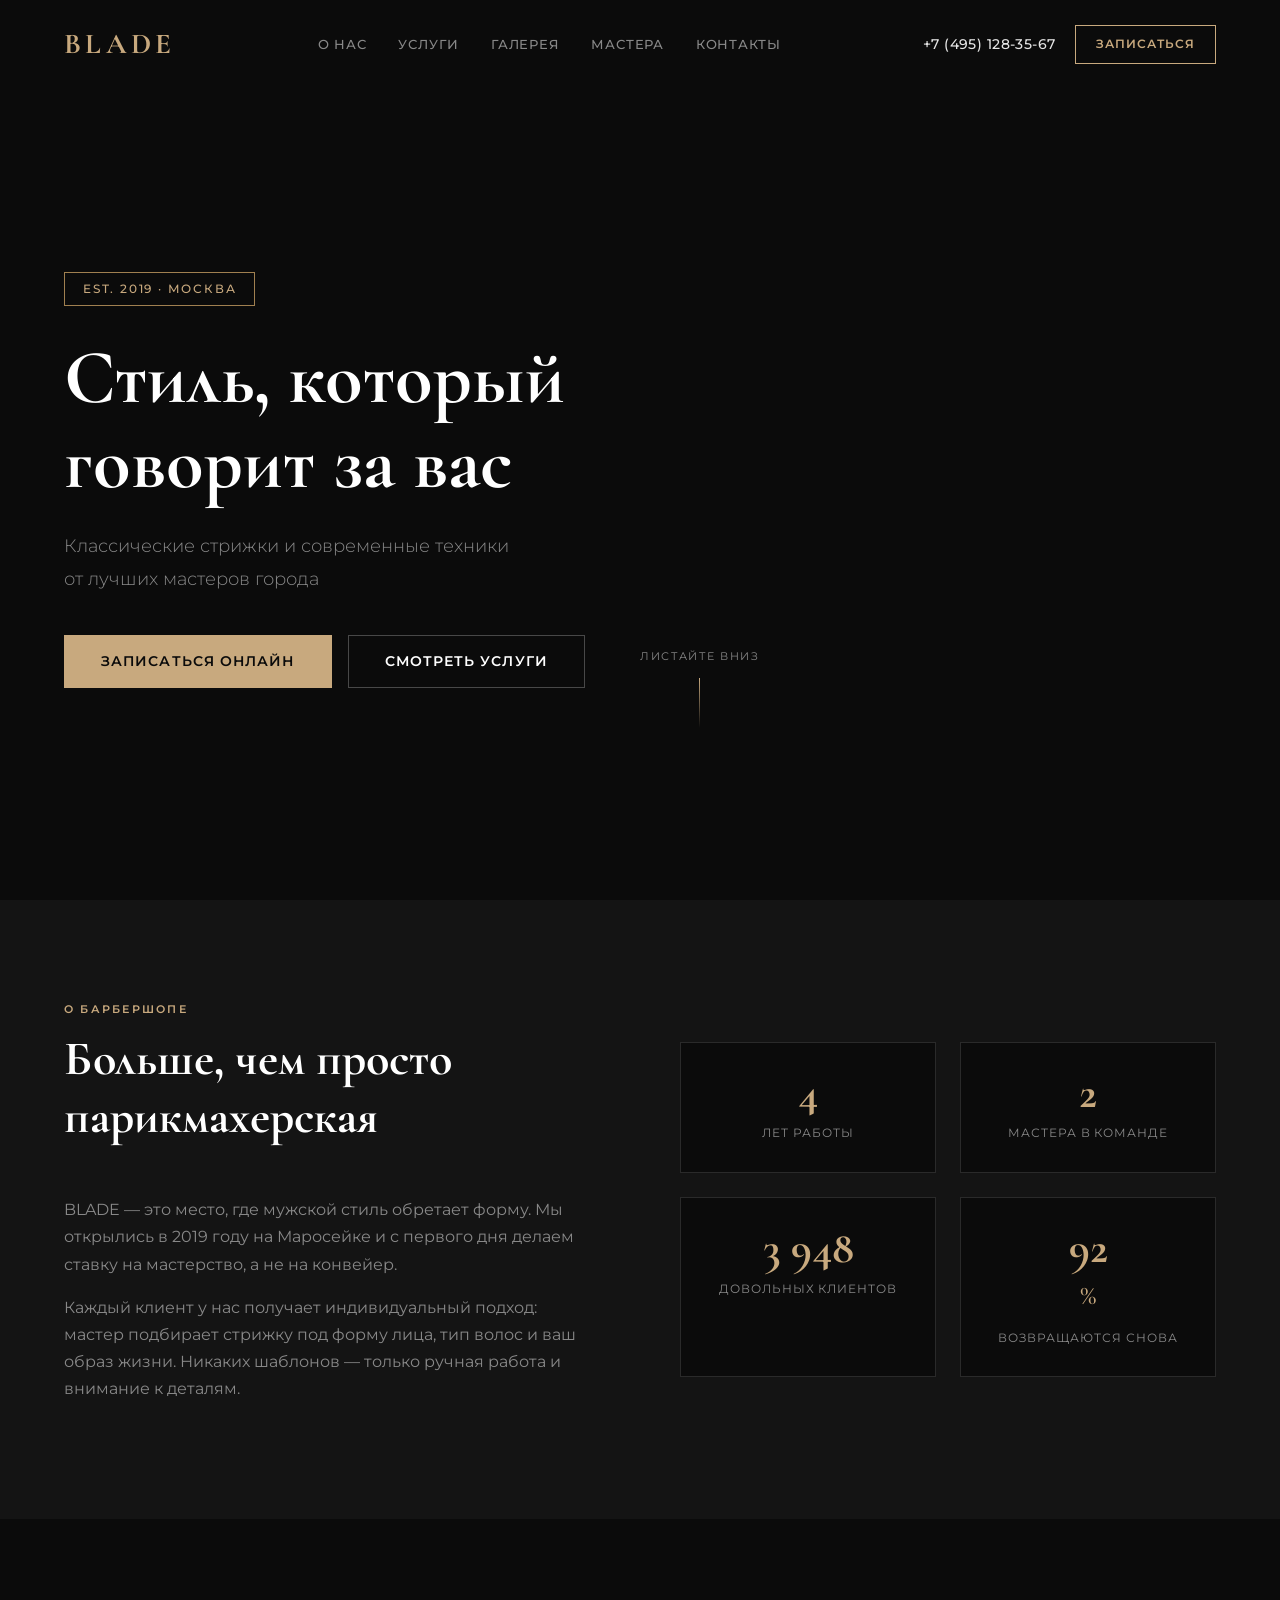
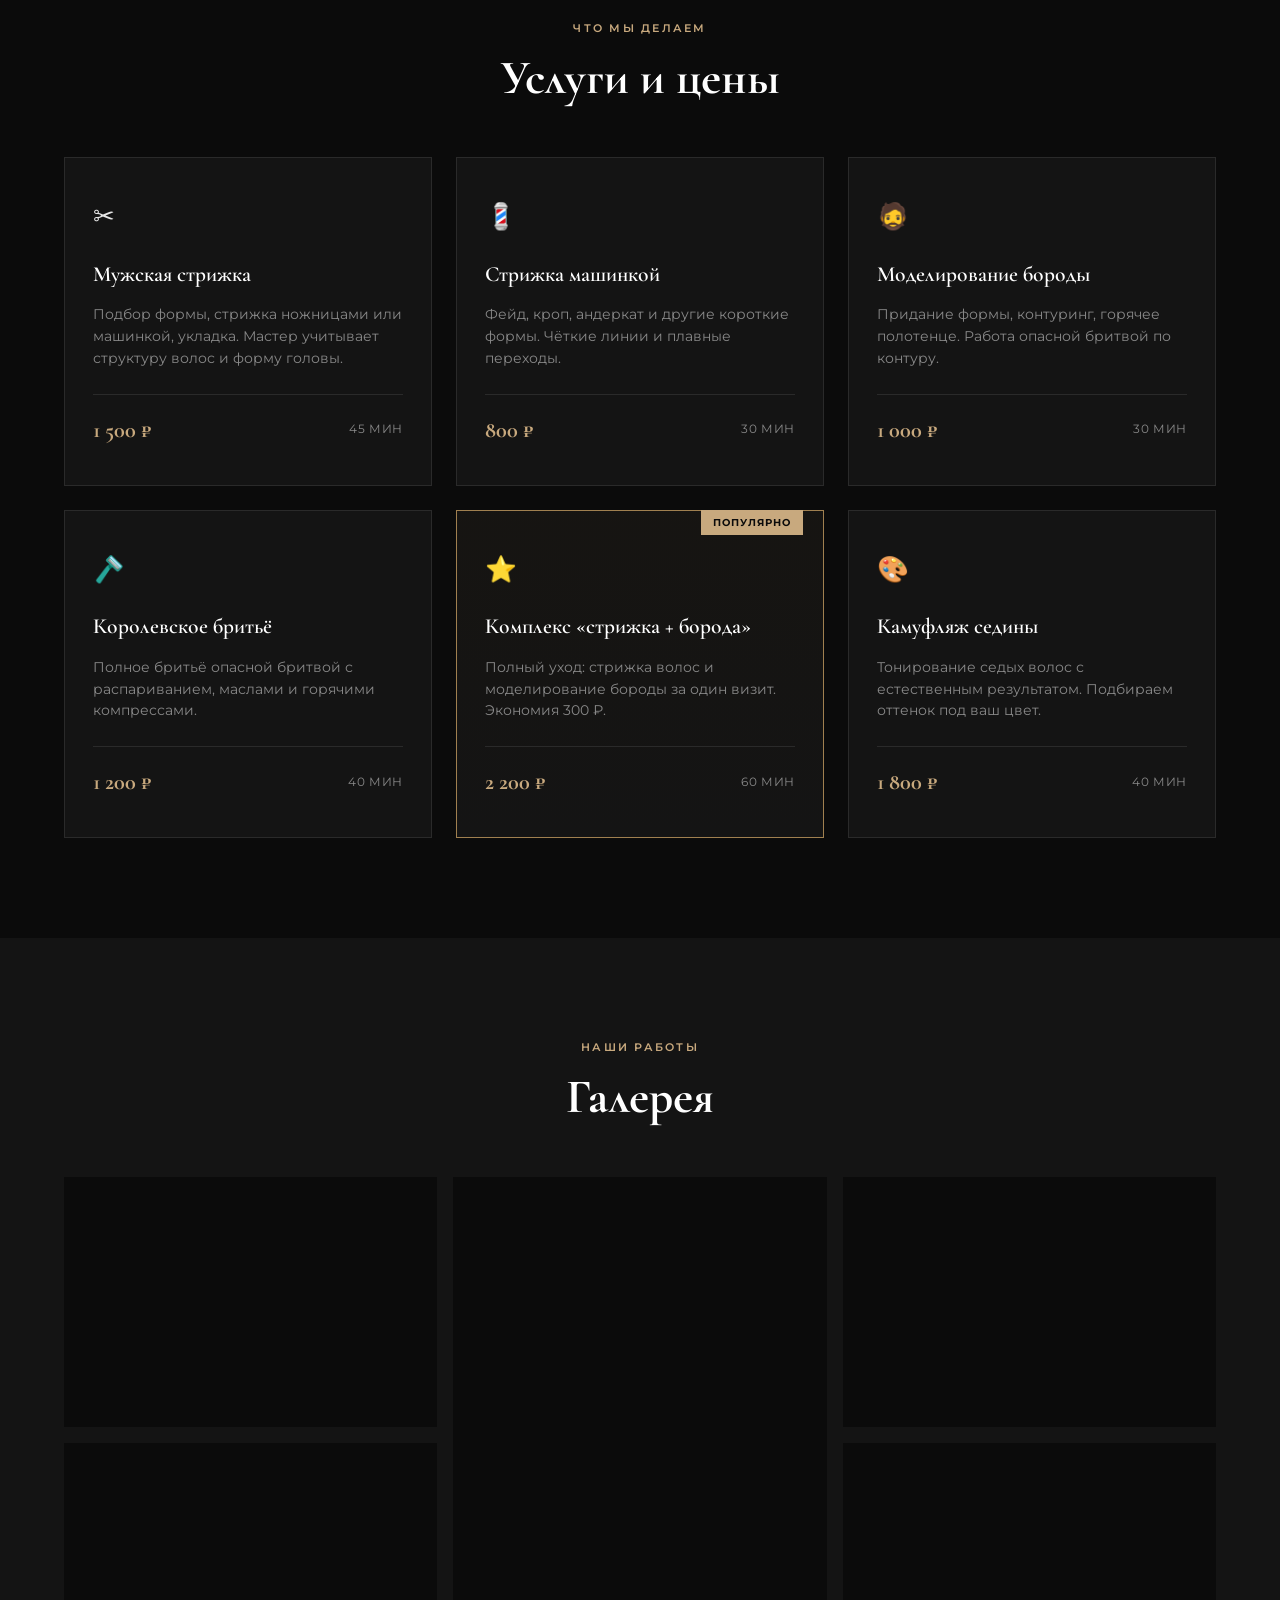
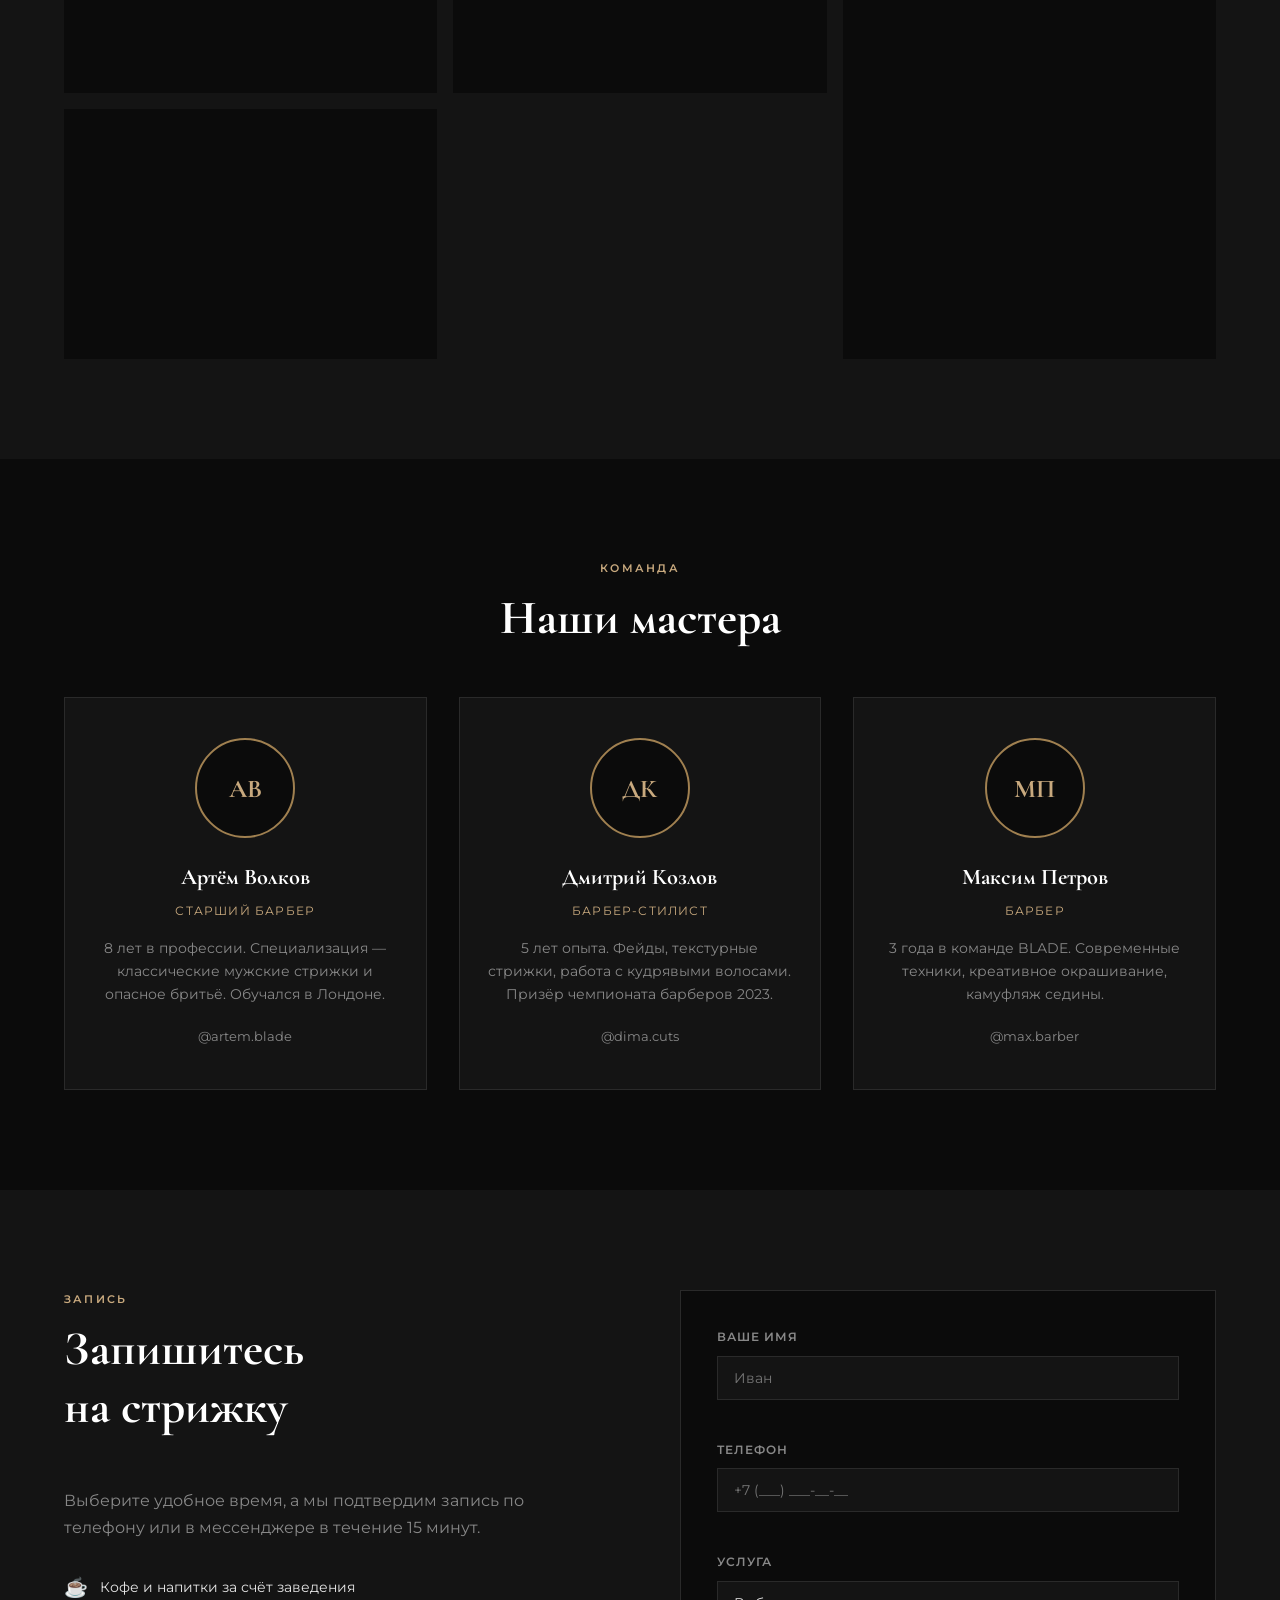
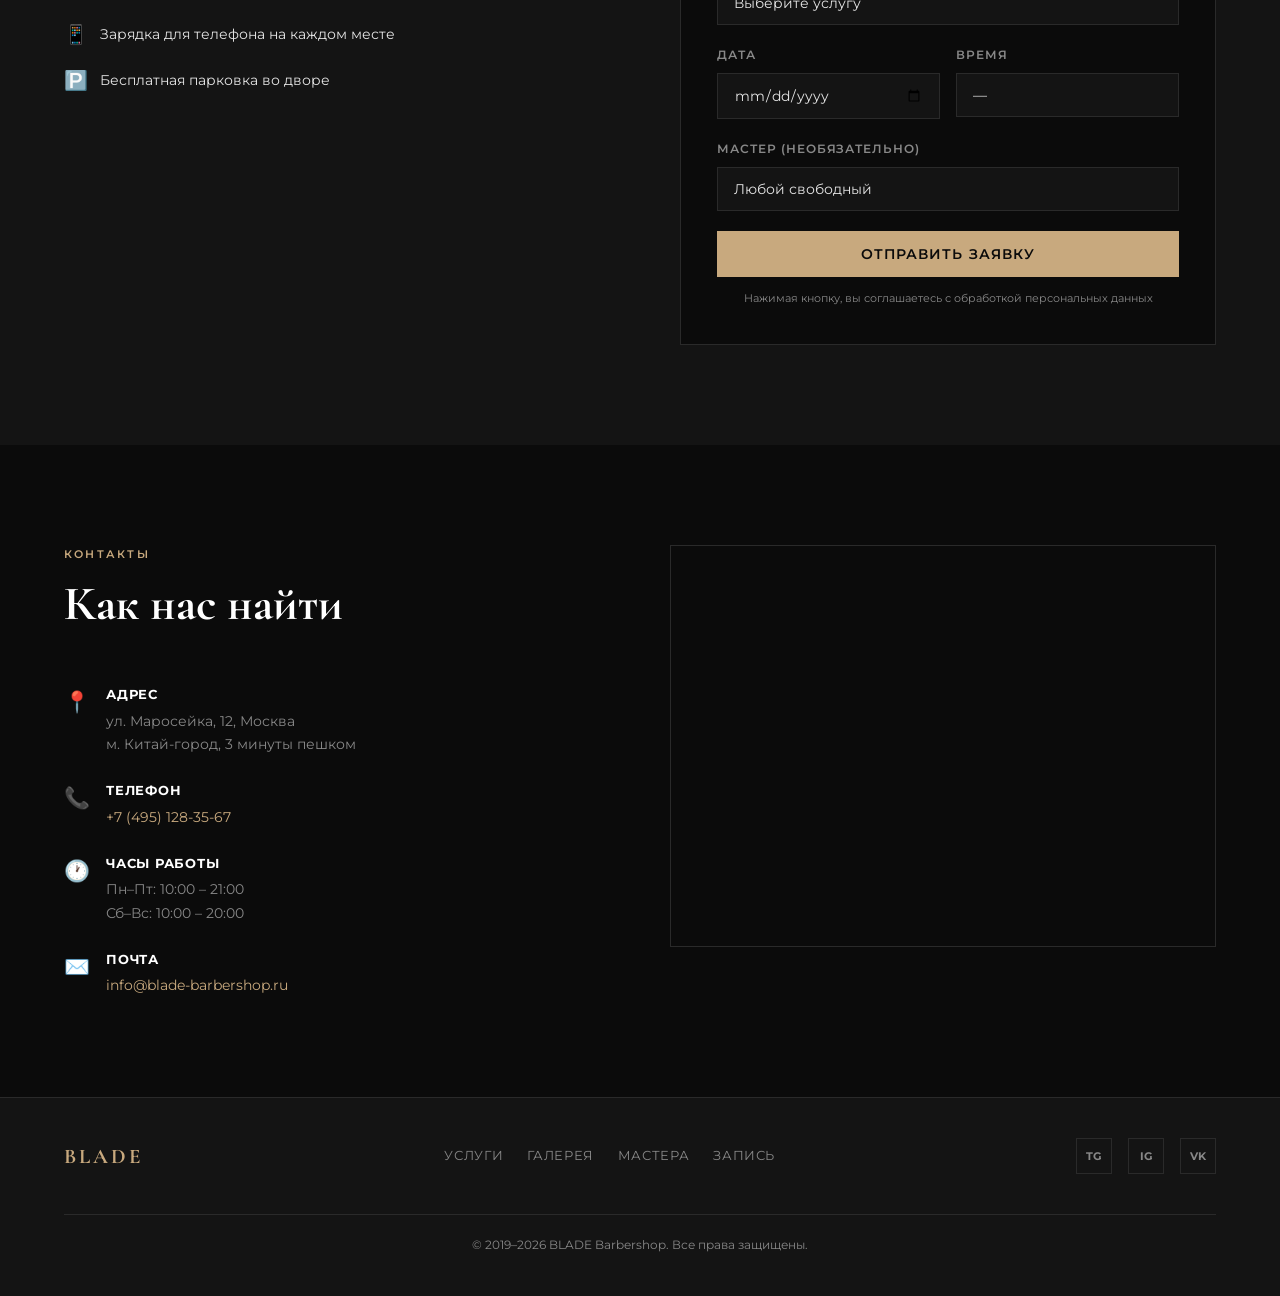
<file: landings/01-barbershop/index.html>
<!DOCTYPE html>
<html lang="ru">
<head>
    <meta charset="UTF-8">
    <meta name="viewport" content="width=device-width, initial-scale=1.0">
    <title>BLADE — Мужская парикмахерская в Москве</title>
    <meta name="description" content="Премиальный барбершоп BLADE в центре Москвы. Мужские стрижки, моделирование бороды, королевское бритьё. Запись онлайн.">
    <meta name="keywords" content="барбершоп, мужская стрижка, Москва, барбер, стрижка бороды">
    <meta property="og:title" content="BLADE — Мужская парикмахерская">
    <meta property="og:description" content="Классические стрижки и современные техники в самом сердце Москвы.">
    <meta property="og:type" content="website">
    <link rel="preconnect" href="https://fonts.googleapis.com">
    <link rel="preconnect" href="https://fonts.gstatic.com" crossorigin>
    <link href="https://fonts.googleapis.com/css2?family=Cormorant+Garamond:ital,wght@0,400;0,600;0,700;1,400&family=Montserrat:wght@300;400;500;600;700&display=swap" rel="stylesheet">
    <link rel="stylesheet" href="style.css">
</head>
<body>

    <!-- Шапка сайта -->
    <header class="header" id="header">
        <div class="container header-inner">
            <a href="#" class="logo">BLADE</a>
            <nav class="nav" id="nav">
                <a href="#about" class="nav-link">О нас</a>
                <a href="#services" class="nav-link">Услуги</a>
                <a href="#gallery" class="nav-link">Галерея</a>
                <a href="#team" class="nav-link">Мастера</a>
                <a href="#contacts" class="nav-link">Контакты</a>
            </nav>
            <div class="header-right">
                <a href="tel:+74951283567" class="header-phone">+7 (495) 128-35-67</a>
                <a href="#booking" class="btn btn-sm">Записаться</a>
            </div>
            <button class="burger" id="burger" aria-label="Открыть меню">
                <span></span><span></span><span></span>
            </button>
        </div>
    </header>

    <main>

        <!-- Главный экран -->
        <section class="hero" id="hero">
            <div class="hero-bg"></div>
            <div class="container hero-content">
                <span class="hero-badge">Est. 2019 · Москва</span>
                <h1 class="hero-title">Стиль, который<br>говорит за вас</h1>
                <p class="hero-subtitle">Классические стрижки и современные техники<br>от лучших мастеров города</p>
                <div class="hero-buttons">
                    <a href="#booking" class="btn btn-primary">Записаться онлайн</a>
                    <a href="#services" class="btn btn-ghost">Смотреть услуги</a>
                </div>
                <div class="hero-scroll">
                    <span>Листайте вниз</span>
                    <div class="scroll-line"></div>
                </div>
            </div>
        </section>

        <!-- О нас -->
        <section class="about section" id="about">
            <div class="container">
                <div class="about-grid">
                    <div class="about-text reveal">
                        <span class="section-label">О барбершопе</span>
                        <h2 class="section-title">Больше, чем просто<br>парикмахерская</h2>
                        <p>BLADE — это место, где мужской стиль обретает форму. Мы открылись в 2019 году на Маросейке и с первого дня делаем ставку на мастерство, а не на конвейер.</p>
                        <p>Каждый клиент у нас получает индивидуальный подход: мастер подбирает стрижку под форму лица, тип волос и ваш образ жизни. Никаких шаблонов — только ручная работа и внимание к деталям.</p>
                    </div>
                    <div class="about-stats reveal">
                        <div class="stat-card">
                            <span class="stat-number" data-target="5">0</span>
                            <span class="stat-label">лет работы</span>
                        </div>
                        <div class="stat-card">
                            <span class="stat-number" data-target="3">0</span>
                            <span class="stat-label">мастера в команде</span>
                        </div>
                        <div class="stat-card">
                            <span class="stat-number" data-target="4200">0</span>
                            <span class="stat-label">довольных клиентов</span>
                        </div>
                        <div class="stat-card">
                            <span class="stat-number" data-target="98">0</span>
                            <span class="stat-suffix">%</span>
                            <span class="stat-label">возвращаются снова</span>
                        </div>
                    </div>
                </div>
            </div>
        </section>

        <!-- Услуги и цены -->
        <section class="services section" id="services">
            <div class="container">
                <span class="section-label center">Что мы делаем</span>
                <h2 class="section-title center">Услуги и цены</h2>
                <div class="services-grid">
                    <div class="service-card reveal">
                        <div class="service-icon">✂</div>
                        <h3>Мужская стрижка</h3>
                        <p>Подбор формы, стрижка ножницами или машинкой, укладка. Мастер учитывает структуру волос и форму головы.</p>
                        <div class="service-meta">
                            <span class="service-price">1 500 ₽</span>
                            <span class="service-time">45 мин</span>
                        </div>
                    </div>
                    <div class="service-card reveal">
                        <div class="service-icon">💈</div>
                        <h3>Стрижка машинкой</h3>
                        <p>Фейд, кроп, андеркат и другие короткие формы. Чёткие линии и плавные переходы.</p>
                        <div class="service-meta">
                            <span class="service-price">800 ₽</span>
                            <span class="service-time">30 мин</span>
                        </div>
                    </div>
                    <div class="service-card reveal">
                        <div class="service-icon">🧔</div>
                        <h3>Моделирование бороды</h3>
                        <p>Придание формы, контуринг, горячее полотенце. Работа опасной бритвой по контуру.</p>
                        <div class="service-meta">
                            <span class="service-price">1 000 ₽</span>
                            <span class="service-time">30 мин</span>
                        </div>
                    </div>
                    <div class="service-card reveal">
                        <div class="service-icon">🪒</div>
                        <h3>Королевское бритьё</h3>
                        <p>Полное бритьё опасной бритвой с распариванием, маслами и горячими компрессами.</p>
                        <div class="service-meta">
                            <span class="service-price">1 200 ₽</span>
                            <span class="service-time">40 мин</span>
                        </div>
                    </div>
                    <div class="service-card featured reveal">
                        <div class="service-badge">Популярно</div>
                        <div class="service-icon">⭐</div>
                        <h3>Комплекс «стрижка + борода»</h3>
                        <p>Полный уход: стрижка волос и моделирование бороды за один визит. Экономия 300 ₽.</p>
                        <div class="service-meta">
                            <span class="service-price">2 200 ₽</span>
                            <span class="service-time">60 мин</span>
                        </div>
                    </div>
                    <div class="service-card reveal">
                        <div class="service-icon">🎨</div>
                        <h3>Камуфляж седины</h3>
                        <p>Тонирование седых волос с естественным результатом. Подбираем оттенок под ваш цвет.</p>
                        <div class="service-meta">
                            <span class="service-price">1 800 ₽</span>
                            <span class="service-time">40 мин</span>
                        </div>
                    </div>
                </div>
            </div>
        </section>

        <!-- Галерея работ -->
        <section class="gallery section" id="gallery">
            <div class="container">
                <span class="section-label center">Наши работы</span>
                <h2 class="section-title center">Галерея</h2>
                <div class="gallery-grid">
                    <div class="gallery-item reveal" style="background-image: url('https://images.unsplash.com/photo-1622286342621-4bd786c2447c?auto=format&fit=crop&w=600&q=80')">
                        <div class="gallery-overlay"><span>Фейд + борода</span></div>
                    </div>
                    <div class="gallery-item tall reveal" style="background-image: url('https://images.unsplash.com/photo-1599351431202-1e0f0137899a?auto=format&fit=crop&w=600&q=80')">
                        <div class="gallery-overlay"><span>Классическая стрижка</span></div>
                    </div>
                    <div class="gallery-item reveal" style="background-image: url('https://images.unsplash.com/photo-1621605815971-fbc98d665033?auto=format&fit=crop&w=600&q=80')">
                        <div class="gallery-overlay"><span>Королевское бритьё</span></div>
                    </div>
                    <div class="gallery-item reveal" style="background-image: url('https://images.unsplash.com/photo-1605497788044-5a32c7078486?auto=format&fit=crop&w=600&q=80')">
                        <div class="gallery-overlay"><span>Текстурный кроп</span></div>
                    </div>
                    <div class="gallery-item tall reveal" style="background-image: url('https://images.unsplash.com/photo-1503951914875-452162b0f3f1?auto=format&fit=crop&w=600&q=80')">
                        <div class="gallery-overlay"><span>Моделирование бороды</span></div>
                    </div>
                    <div class="gallery-item reveal" style="background-image: url('https://images.unsplash.com/photo-1521590832167-7bcbfaa6381f?auto=format&fit=crop&w=600&q=80')">
                        <div class="gallery-overlay"><span>Андеркат</span></div>
                    </div>
                </div>
            </div>
        </section>

        <!-- Мастера -->
        <section class="team section" id="team">
            <div class="container">
                <span class="section-label center">Команда</span>
                <h2 class="section-title center">Наши мастера</h2>
                <div class="team-grid">
                    <div class="team-card reveal">
                        <div class="team-photo">
                            <div class="team-initials">АВ</div>
                        </div>
                        <h3>Артём Волков</h3>
                        <span class="team-role">Старший барбер</span>
                        <p>8 лет в профессии. Специализация — классические мужские стрижки и опасное бритьё. Обучался в Лондоне.</p>
                        <div class="team-social">
                            <a href="#" aria-label="Instagram Артёма">@artem.blade</a>
                        </div>
                    </div>
                    <div class="team-card reveal">
                        <div class="team-photo">
                            <div class="team-initials">ДК</div>
                        </div>
                        <h3>Дмитрий Козлов</h3>
                        <span class="team-role">Барбер-стилист</span>
                        <p>5 лет опыта. Фейды, текстурные стрижки, работа с кудрявыми волосами. Призёр чемпионата барберов 2023.</p>
                        <div class="team-social">
                            <a href="#" aria-label="Instagram Дмитрия">@dima.cuts</a>
                        </div>
                    </div>
                    <div class="team-card reveal">
                        <div class="team-photo">
                            <div class="team-initials">МП</div>
                        </div>
                        <h3>Максим Петров</h3>
                        <span class="team-role">Барбер</span>
                        <p>3 года в команде BLADE. Современные техники, креативное окрашивание, камуфляж седины.</p>
                        <div class="team-social">
                            <a href="#" aria-label="Instagram Максима">@max.barber</a>
                        </div>
                    </div>
                </div>
            </div>
        </section>

        <!-- Форма записи -->
        <section class="booking section" id="booking">
            <div class="container">
                <div class="booking-wrapper">
                    <div class="booking-info reveal">
                        <span class="section-label">Запись</span>
                        <h2 class="section-title">Запишитесь<br>на стрижку</h2>
                        <p>Выберите удобное время, а мы подтвердим запись по телефону или в мессенджере в течение 15 минут.</p>
                        <div class="booking-perks">
                            <div class="perk"><span class="perk-icon">☕</span> Кофе и напитки за счёт заведения</div>
                            <div class="perk"><span class="perk-icon">📱</span> Зарядка для телефона на каждом месте</div>
                            <div class="perk"><span class="perk-icon">🅿️</span> Бесплатная парковка во дворе</div>
                        </div>
                    </div>
                    <form class="booking-form reveal" id="booking-form" novalidate>
                        <div class="form-group">
                            <label for="name">Ваше имя</label>
                            <input type="text" id="name" name="name" placeholder="Иван" required>
                            <span class="form-error" id="name-error"></span>
                        </div>
                        <div class="form-group">
                            <label for="phone">Телефон</label>
                            <input type="tel" id="phone" name="phone" placeholder="+7 (___) ___-__-__" required>
                            <span class="form-error" id="phone-error"></span>
                        </div>
                        <div class="form-group">
                            <label for="service">Услуга</label>
                            <select id="service" name="service" required>
                                <option value="" disabled selected>Выберите услугу</option>
                                <option value="haircut">Мужская стрижка — 1 500 ₽</option>
                                <option value="machine">Стрижка машинкой — 800 ₽</option>
                                <option value="beard">Моделирование бороды — 1 000 ₽</option>
                                <option value="shave">Королевское бритьё — 1 200 ₽</option>
                                <option value="complex">Комплекс «стрижка + борода» — 2 200 ₽</option>
                                <option value="camo">Камуфляж седины — 1 800 ₽</option>
                            </select>
                        </div>
                        <div class="form-row">
                            <div class="form-group">
                                <label for="date">Дата</label>
                                <input type="date" id="date" name="date" required>
                            </div>
                            <div class="form-group">
                                <label for="time">Время</label>
                                <select id="time" name="time" required>
                                    <option value="" disabled selected>—</option>
                                    <option>10:00</option>
                                    <option>10:30</option>
                                    <option>11:00</option>
                                    <option>11:30</option>
                                    <option>12:00</option>
                                    <option>12:30</option>
                                    <option>13:00</option>
                                    <option>13:30</option>
                                    <option>14:00</option>
                                    <option>14:30</option>
                                    <option>15:00</option>
                                    <option>15:30</option>
                                    <option>16:00</option>
                                    <option>16:30</option>
                                    <option>17:00</option>
                                    <option>17:30</option>
                                    <option>18:00</option>
                                    <option>18:30</option>
                                    <option>19:00</option>
                                    <option>19:30</option>
                                    <option>20:00</option>
                                </select>
                            </div>
                        </div>
                        <div class="form-group">
                            <label for="master">Мастер (необязательно)</label>
                            <select id="master" name="master">
                                <option value="">Любой свободный</option>
                                <option value="artem">Артём Волков</option>
                                <option value="dmitry">Дмитрий Козлов</option>
                                <option value="maxim">Максим Петров</option>
                            </select>
                        </div>
                        <button type="submit" class="btn btn-primary btn-full">Отправить заявку</button>
                        <p class="form-note">Нажимая кнопку, вы соглашаетесь с обработкой персональных данных</p>
                    </form>
                </div>
            </div>
        </section>

        <!-- Контакты -->
        <section class="contacts section" id="contacts">
            <div class="container">
                <div class="contacts-grid">
                    <div class="contacts-info reveal">
                        <span class="section-label">Контакты</span>
                        <h2 class="section-title">Как нас найти</h2>
                        <div class="contact-items">
                            <div class="contact-item">
                                <span class="contact-icon">📍</span>
                                <div>
                                    <strong>Адрес</strong>
                                    <p>ул. Маросейка, 12, Москва<br>м. Китай-город, 3 минуты пешком</p>
                                </div>
                            </div>
                            <div class="contact-item">
                                <span class="contact-icon">📞</span>
                                <div>
                                    <strong>Телефон</strong>
                                    <p><a href="tel:+74951283567">+7 (495) 128-35-67</a></p>
                                </div>
                            </div>
                            <div class="contact-item">
                                <span class="contact-icon">🕐</span>
                                <div>
                                    <strong>Часы работы</strong>
                                    <p>Пн–Пт: 10:00 – 21:00<br>Сб–Вс: 10:00 – 20:00</p>
                                </div>
                            </div>
                            <div class="contact-item">
                                <span class="contact-icon">✉️</span>
                                <div>
                                    <strong>Почта</strong>
                                    <p><a href="mailto:info@blade-barbershop.ru">info@blade-barbershop.ru</a></p>
                                </div>
                            </div>
                        </div>
                    </div>
                    <div class="contacts-map reveal">
                        <iframe 
                            src="https://yandex.ru/map-widget/v1/?ll=37.639472%2C55.757482&z=16&pt=37.639472%2C55.757482%2Cpm2rdm" 
                            width="100%" 
                            height="400" 
                            frameborder="0"
                            title="Карта — BLADE барбершоп"
                            loading="lazy">
                        </iframe>
                    </div>
                </div>
            </div>
        </section>

    </main>

    <!-- Подвал -->
    <footer class="footer">
        <div class="container footer-inner">
            <a href="#" class="footer-logo">BLADE</a>
            <div class="footer-links">
                <a href="#services">Услуги</a>
                <a href="#gallery">Галерея</a>
                <a href="#team">Мастера</a>
                <a href="#booking">Запись</a>
            </div>
            <div class="footer-socials">
                <a href="#" aria-label="Telegram">TG</a>
                <a href="#" aria-label="Instagram">IG</a>
                <a href="#" aria-label="VKontakte">VK</a>
            </div>
            <p class="footer-copy">© 2019–2026 BLADE Barbershop. Все права защищены.</p>
        </div>
    </footer>

    <!-- Модальное окно успешной отправки -->
    <div class="modal" id="success-modal">
        <div class="modal-content">
            <button class="modal-close" id="modal-close" aria-label="Закрыть">×</button>
            <div class="modal-icon">✓</div>
            <h3>Заявка отправлена!</h3>
            <p>Мы свяжемся с вами в течение 15 минут для подтверждения записи.</p>
        </div>
    </div>

    <script src="script.js"></script>
</body>
</html>
</file>
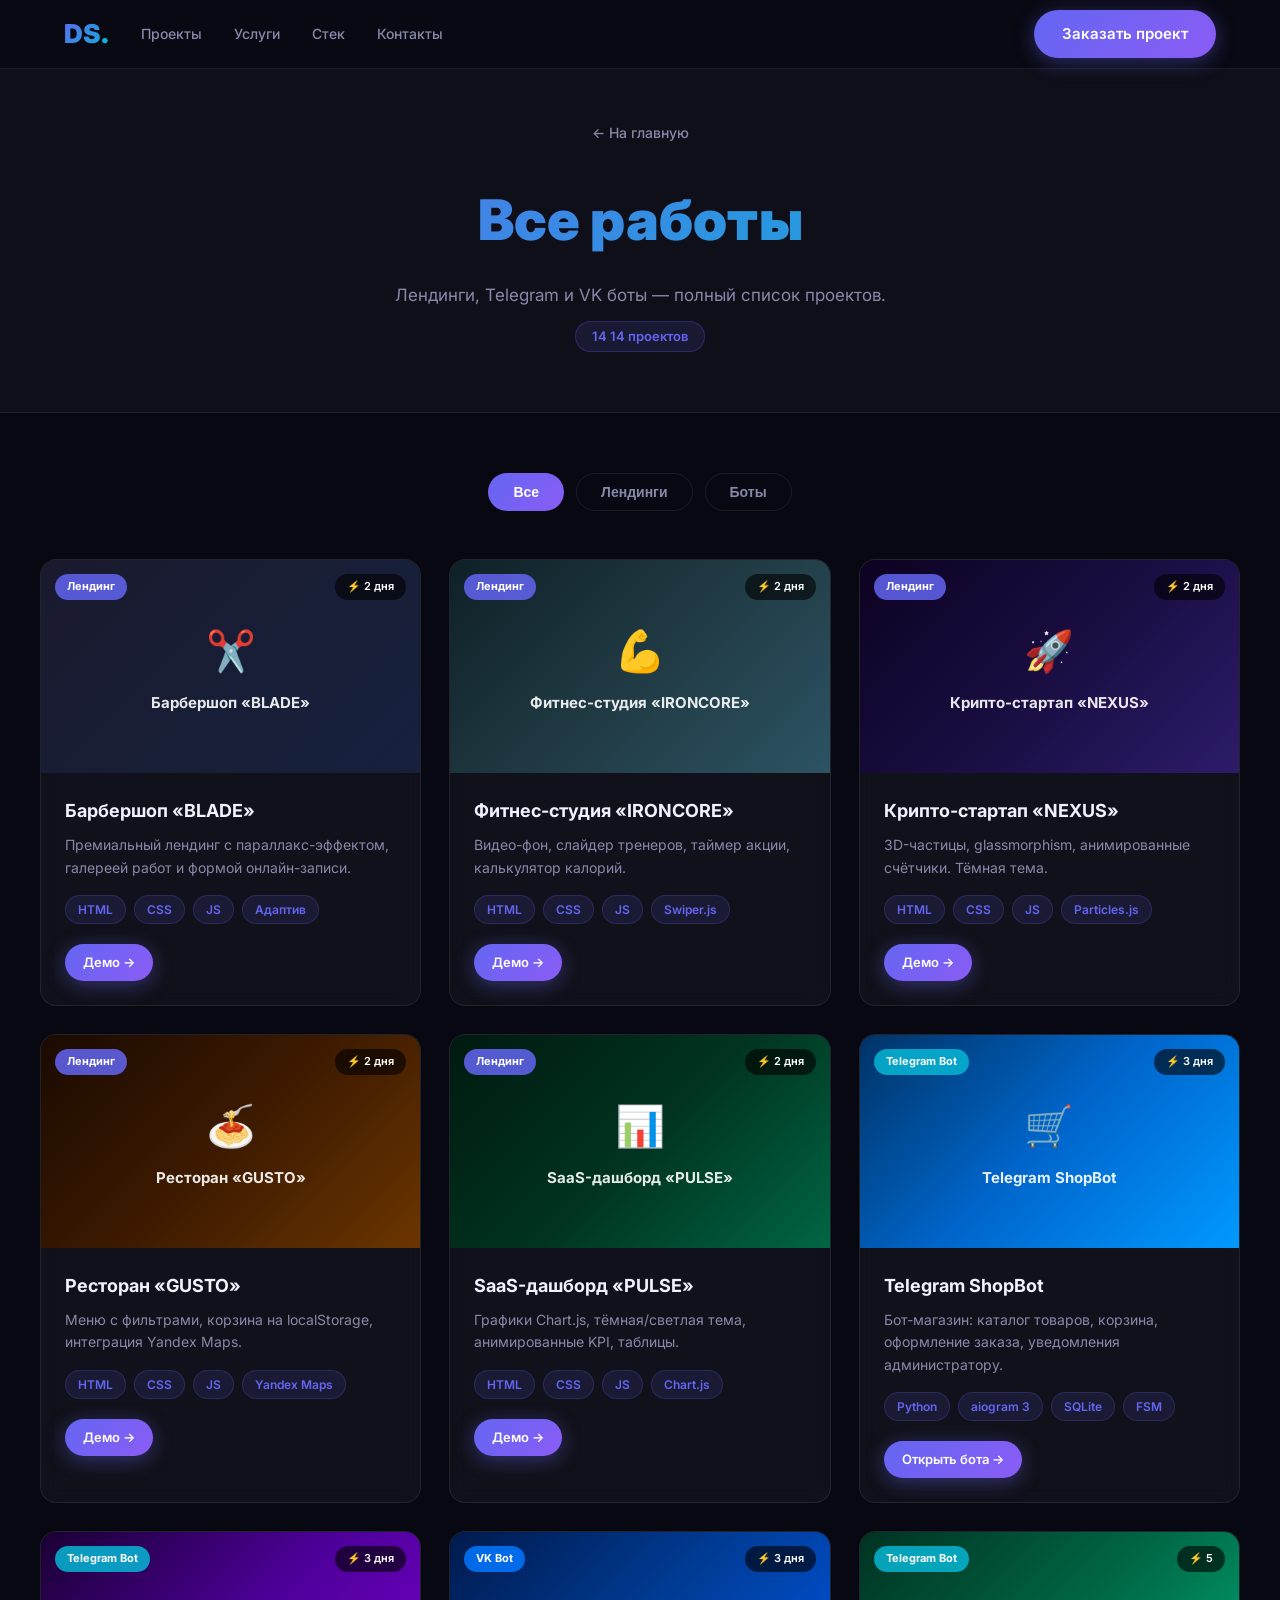
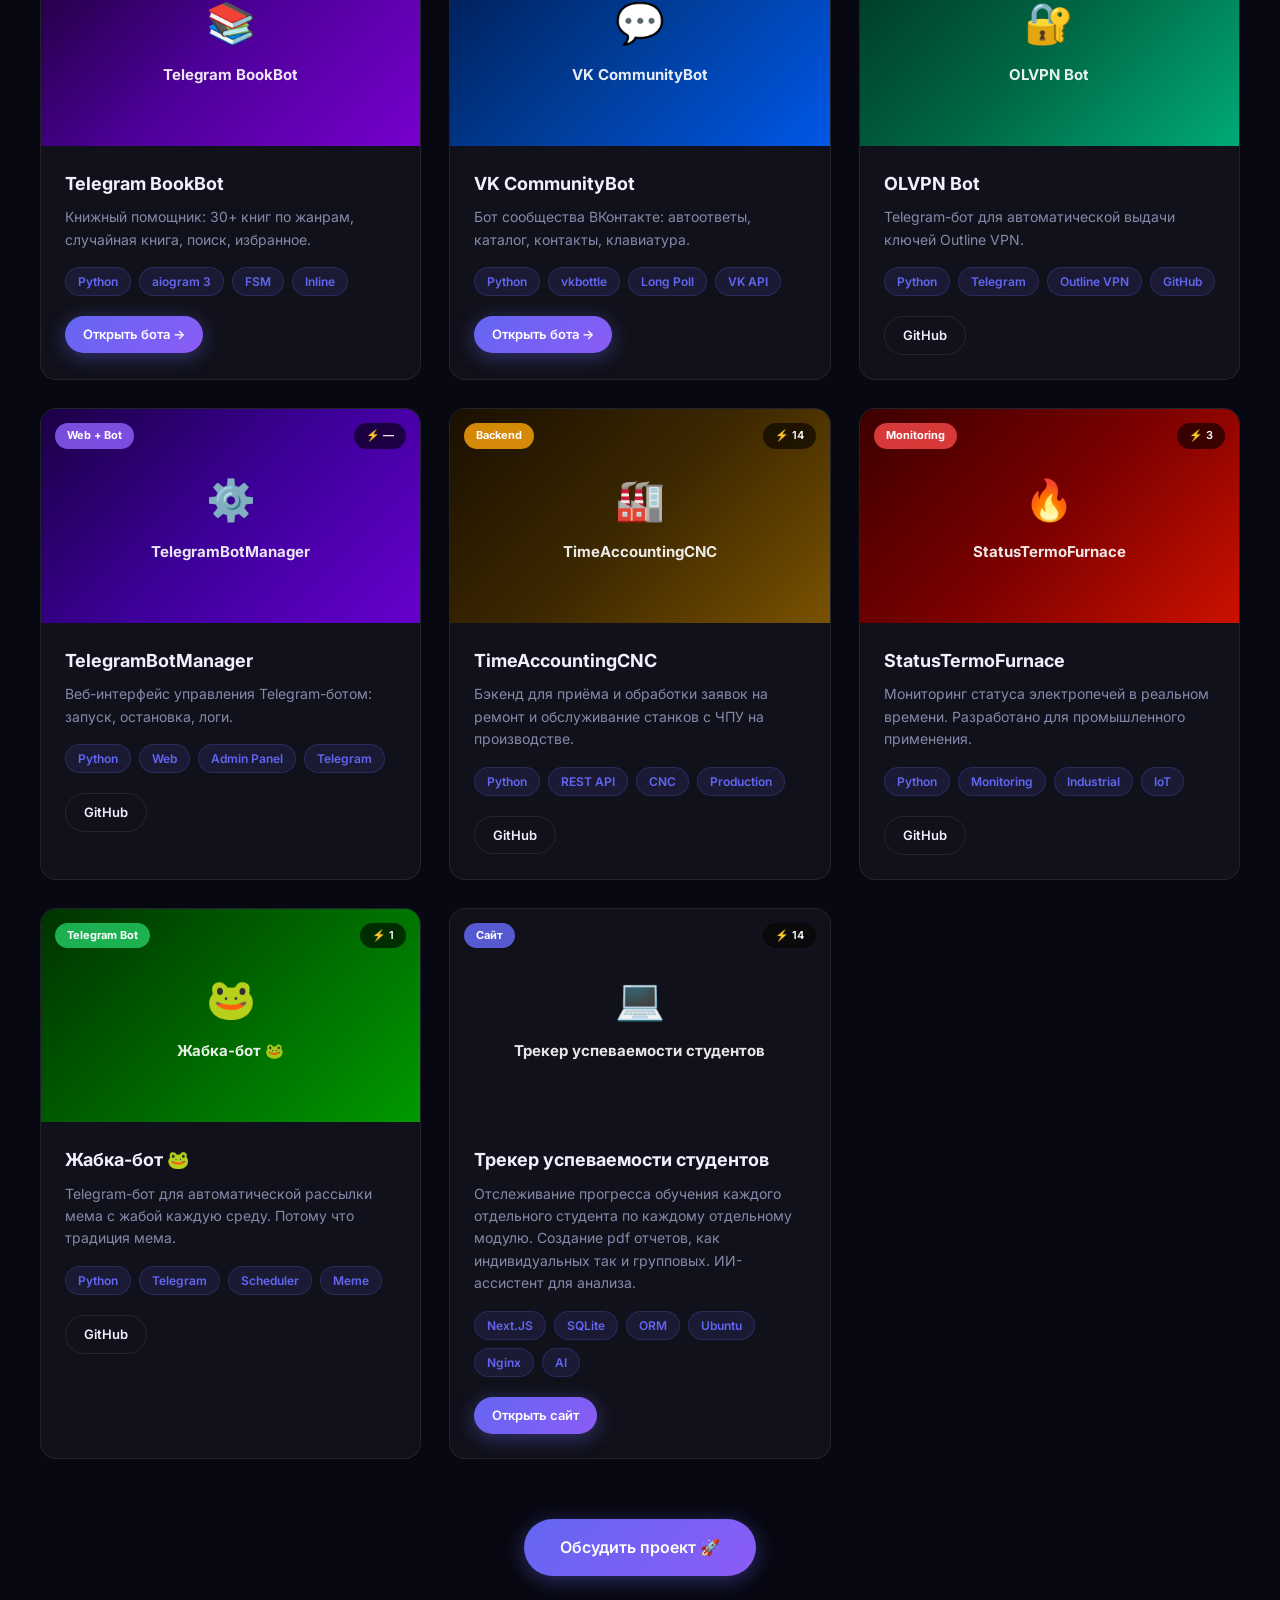
<file: works.html>
<!DOCTYPE html>
<html lang="ru">
<head>
<meta charset="UTF-8">
<meta name="viewport" content="width=device-width, initial-scale=1.0">
<meta name="description" content="Все работы Дениса Селяева — лендинги, Telegram и VK боты.">
<title>Все работы — Денис Селяев</title>
<link rel="preconnect" href="https://fonts.googleapis.com">
<link href="https://fonts.googleapis.com/css2?family=Inter:wght@300;400;500;600;700;800;900&display=swap" rel="stylesheet">
<link rel="stylesheet" href="style.css">
<style>
  /* Works page extras */
  .works-hero {
    padding: 120px 24px 60px;
    text-align: center;
    background: var(--bg2);
    border-bottom: 1px solid var(--border);
  }
  .works-back {
    display: inline-flex; align-items: center; gap: 8px;
    color: var(--muted); font-size: 14px; font-weight: 500;
    margin-bottom: 32px; transition: color .2s;
  }
  .works-back:hover { color: var(--text); }
  .works-hero h1 {
    font-size: clamp(32px, 5vw, 56px);
    font-weight: 900; margin-bottom: 16px;
  }
  .works-hero p { color: var(--muted); font-size: 17px; }
  .works-count {
    display: inline-block; margin-top: 12px;
    background: rgba(99,102,241,0.12); border: 1px solid rgba(99,102,241,0.25);
    color: var(--primary); font-size: 13px; font-weight: 600;
    padding: 4px 16px; border-radius: 50px;
  }
  .works-section { padding: 60px 24px 100px; }
</style>
</head>
<body>

<!-- NAVBAR -->
<nav class="navbar" id="navbar">
  <div class="nav-inner">
    <a class="nav-logo" href="index.html" id="navLogo">DS<span class="dot">.</span></a>
    <ul class="nav-links">
      <li><a href="index.html#projects">Проекты</a></li>
      <li><a href="index.html#services">Услуги</a></li>
      <li><a href="index.html#stack">Стек</a></li>
      <li><a href="index.html#contact">Контакты</a></li>
    </ul>
    <a class="btn btn-primary nav-cta" href="index.html#contact">Заказать проект</a>
    <button class="burger" id="burger" aria-label="Меню">&#9776;</button>
  </div>
  <div class="mobile-menu" id="mobileMenu">
    <a href="index.html#projects">Проекты</a>
    <a href="index.html#services">Услуги</a>
    <a href="index.html#stack">Стек</a>
    <a href="index.html#contact">Контакты</a>
    <a class="btn btn-primary" href="index.html#contact">Заказать проект</a>
  </div>
</nav>

<!-- HERO -->
<div class="works-hero">
  <a class="works-back" href="index.html">← На главную</a>
  <h1 class="gradient-text">Все работы</h1>
  <p>Лендинги, Telegram и VK боты — полный список проектов.</p>
  <div class="works-count" id="worksCount">Загрузка...</div>
</div>

<!-- FILTER + GRID -->
<section class="works-section">
  <div class="container">
    <div class="filter-tabs" id="filterTabs" style="margin-bottom:48px">
      <button class="filter-btn active" data-filter="all">Все</button>
      <button class="filter-btn" data-filter="landing">Лендинги</button>
      <button class="filter-btn" data-filter="bot">Боты</button>
    </div>
    <div class="projects-grid" id="projectsGrid"></div>
    <div style="text-align:center;margin-top:60px">
      <a href="index.html#contact" class="btn btn-primary btn-lg">Обсудить проект 🚀</a>
    </div>
  </div>
</section>

<script src="data.js"></script>
<script>
// ── Works page renderer ──────────────────────────────────────────
const D = window.PORTFOLIO.loadData();

/** Рендерит логотип навбара из данных. */
function renderLogo() {
  const h = D.hero;
  const text  = h.logoText  || 'DS.';
  const image = h.logoImage || '';
  const inner = image
    ? `<img src="${image}" alt="${text}" style="height:36px;width:auto;display:block;">`
    : `${text.replace(/\.$/, '')}<span class="dot">.</span>`;
  document.querySelectorAll('.nav-logo').forEach(el => { el.innerHTML = inner; });
}

/**
 * Создаёт DOM-карточку проекта.
 * @param {object} p   - Данные проекта.
 * @param {number} idx - Индекс анимации.
 * @returns {HTMLElement}
 */
function buildCard(p, idx) {
  const hasDirect = p.directUrl && p.directUrl.trim();
  const hasDemo   = p.demoUrl   && p.demoUrl.trim();
  const hasGithub = p.githubUrl && p.githubUrl.trim();

  const primaryBtn = hasDirect
    ? `<a href="${p.directUrl}" class="btn btn-primary btn-sm" target="_blank">${p.directLabel || 'Открыть →'}</a>`
    : hasDemo
      ? `<a href="${p.demoUrl}" class="btn btn-primary btn-sm" target="_blank">Демо →</a>`
      : '';

  const githubBtn = hasGithub
    ? `<a href="${p.githubUrl}" class="btn btn-ghost btn-sm" target="_blank">GitHub</a>`
    : '';

  const imgContent = p.image
    ? `<img src="${p.image}" alt="${p.name}" loading="lazy"
           onerror="this.style.display='none';this.nextElementSibling.style.display='flex'">
       <div class="img-placeholder" style="background:${p.bgGradient};display:none">
         <span>${p.emoji}</span><p>${p.name}</p>
       </div>`
    : `<div class="img-placeholder" style="background:${p.bgGradient}">
         <span>${p.emoji}</span><p>${p.name}</p>
       </div>`;

  const card = document.createElement('div');
  card.className = 'card project-card reveal';
  card.dataset.cat = p.category;
  card.dataset.id  = p.id;
  card.innerHTML = `
    <div class="card-preview">
      ${imgContent}
      <div class="card-badge" style="background:${p.badgeColor}">${p.badge}</div>
      <div class="card-time">⚡ ${p.time}</div>
    </div>
    <div class="card-body">
      <h3>${p.name}</h3>
      <p>${p.description}</p>
      <div class="tags">${p.tags.map(t => `<span>${t}</span>`).join('')}</div>
      <div class="card-actions">${primaryBtn}${githubBtn}</div>
    </div>`;

  setTimeout(() => card.classList.add('visible'), 50 * idx);
  return card;
}

let activeFilter = 'all';

/**
 * Рендерит все видимые проекты с учётом фильтра.
 * @param {string} [filter='all']
 */
function renderAll(filter) {
  activeFilter = filter || 'all';
  const grid = document.getElementById('projectsGrid');
  grid.innerHTML = '';

  const visible  = D.projects.filter(p => p.visible !== false);
  const toRender = activeFilter === 'all'
    ? visible
    : visible.filter(p => p.category === activeFilter);

  // Обновить счётчик
  const countEl = document.getElementById('worksCount');
  if (countEl) countEl.textContent = `${toRender.length} ${getNoun(toRender.length, 'проект', 'проекта', 'проектов')}`;

  toRender.forEach((p, idx) => grid.appendChild(buildCard(p, idx)));

  // Re-observe reveal items
  initReveal();
}

/** Склонение числительных. */
function getNoun(n, one, two, five) {
  const mod10 = n % 10, mod100 = n % 100;
  if (mod10 === 1 && mod100 !== 11) return `${n} ${one}`;
  if (mod10 >= 2 && mod10 <= 4 && (mod100 < 10 || mod100 >= 20)) return `${n} ${two}`;
  return `${n} ${five}`;
}

/** Инициализирует фильтр. */
function initFilter() {
  document.querySelectorAll('.filter-btn').forEach(btn => {
    btn.addEventListener('click', () => {
      document.querySelectorAll('.filter-btn').forEach(b => b.classList.remove('active'));
      btn.classList.add('active');
      renderAll(btn.dataset.filter);
    });
  });
}

/** IntersectionObserver для .reveal элементов. */
function initReveal() {
  const obs = new IntersectionObserver((entries) => {
    entries.forEach((e, i) => {
      if (e.isIntersecting) {
        setTimeout(() => e.target.classList.add('visible'), i * 60);
        obs.unobserve(e.target);
      }
    });
  }, { threshold: 0.06 });
  document.querySelectorAll('.reveal:not(.visible)').forEach(el => obs.observe(el));
}

/** Навбар: скролл-класс + бургер. */
function initNavbar() {
  const nb     = document.getElementById('navbar');
  const burger = document.getElementById('burger');
  const menu   = document.getElementById('mobileMenu');
  window.addEventListener('scroll', () => nb.classList.toggle('scrolled', scrollY > 40), { passive: true });
  burger.addEventListener('click', () => menu.classList.toggle('open'));
  menu.querySelectorAll('a').forEach(a => a.addEventListener('click', () => menu.classList.remove('open')));
}

// ── INIT ──────────────────────────────────────────────────────────
document.addEventListener('DOMContentLoaded', () => {
  renderLogo();
  renderAll('all');
  initFilter();
  initNavbar();
});
</script>
</body>
</html>
</file>
<file: style.css>
/* ═══════════════════════════════════════
   Portfolio — style.css
   ═══════════════════════════════════════ */

:root {
  --bg:       #080812;
  --bg2:      #0f0f1a;
  --bg3:      #141428;
  --card:     rgba(255,255,255,0.04);
  --card-h:   rgba(255,255,255,0.08);
  --border:   rgba(255,255,255,0.08);
  --primary:  #6366f1;
  --primary-h:#7c7fff;
  --cyan:     #06b6d4;
  --violet:   #8b5cf6;
  --text:     #f0f0ff;
  --muted:    #8888aa;
  --radius:   16px;
  --radius-sm:10px;
  --shadow:   0 8px 40px rgba(0,0,0,0.5);
}

*, *::before, *::after { box-sizing: border-box; margin: 0; padding: 0; }

html { scroll-behavior: smooth; }

body {
  font-family: 'Inter', sans-serif;
  background: var(--bg);
  color: var(--text);
  line-height: 1.6;
  overflow-x: hidden;
}

a { text-decoration: none; color: inherit; }
img { max-width: 100%; display: block; }

/* ── BUTTONS ── */
.btn {
  display: inline-flex;
  align-items: center;
  justify-content: center;
  gap: 8px;
  padding: 12px 28px;
  border-radius: 50px;
  font-size: 15px;
  font-weight: 600;
  cursor: pointer;
  border: none;
  transition: all .25s ease;
  white-space: nowrap;
}
.btn-primary {
  background: linear-gradient(135deg, var(--primary), var(--violet));
  color: #fff;
  box-shadow: 0 4px 20px rgba(99,102,241,0.4);
}
.btn-primary:hover { transform: translateY(-2px); box-shadow: 0 8px 30px rgba(99,102,241,0.6); }
.btn-ghost {
  background: transparent;
  border: 1.5px solid var(--border);
  color: var(--text);
}
.btn-ghost:hover { border-color: var(--primary); color: var(--primary); }
.btn-lg { padding: 16px 36px; font-size: 16px; }
.btn-sm { padding: 8px 18px; font-size: 13px; }
.btn-full { width: 100%; }

/* ── NAVBAR ── */
.navbar {
  position: fixed; top: 0; left: 0; right: 0; z-index: 1000;
  background: rgba(8,8,18,0.7);
  backdrop-filter: blur(20px);
  border-bottom: 1px solid var(--border);
  transition: all .3s;
}
.navbar.scrolled { background: rgba(8,8,18,0.95); }
.nav-inner {
  max-width: 1200px; margin: 0 auto;
  padding: 0 24px;
  height: 68px;
  display: flex; align-items: center; gap: 32px;
}
.nav-logo {
  font-size: 26px; font-weight: 900;
  background: linear-gradient(135deg, var(--primary), var(--cyan));
  -webkit-background-clip: text; -webkit-text-fill-color: transparent;
  flex-shrink: 0;
}
.dot { color: var(--cyan); -webkit-text-fill-color: var(--cyan); }
.nav-links {
  display: flex; gap: 32px; list-style: none; flex: 1;
}
.nav-links a { color: var(--muted); font-size: 14px; font-weight: 500; transition: color .2s; }
.nav-links a:hover { color: var(--text); }
.nav-cta { margin-left: auto; }
.burger { display: none; background: none; border: none; color: var(--text); font-size: 22px; cursor: pointer; }
.mobile-menu {
  display: none; flex-direction: column; gap: 12px;
  padding: 16px 24px 20px; border-top: 1px solid var(--border);
}
.mobile-menu a { font-size: 15px; font-weight: 500; padding: 6px 0; color: var(--muted); }
.mobile-menu a:hover { color: var(--text); }
.mobile-menu.open { display: flex; }

/* ── HERO ── */
.hero {
  min-height: 100vh;
  display: flex; align-items: center; justify-content: center;
  position: relative; overflow: hidden;
  padding: 100px 24px 60px;
}
.hero-bg {
  position: absolute; inset: 0; pointer-events: none;
}
.orb {
  position: absolute; border-radius: 50%;
  filter: blur(100px); opacity: 0.25;
  animation: float 8s ease-in-out infinite;
}
.orb1 { width: 600px; height: 600px; background: var(--primary); top: -200px; left: -200px; }
.orb2 { width: 500px; height: 500px; background: var(--cyan); bottom: -150px; right: -150px; animation-delay: -3s; }
.orb3 { width: 400px; height: 400px; background: var(--violet); top: 50%; left: 50%; transform: translate(-50%,-50%); animation-delay: -5s; }

@keyframes float {
  0%,100% { transform: translateY(0) scale(1); }
  50% { transform: translateY(-30px) scale(1.05); }
}
.orb3 { animation: float3 10s ease-in-out infinite; }
@keyframes float3 {
  0%,100% { transform: translate(-50%,-50%) scale(1); }
  50% { transform: translate(-50%,-60%) scale(1.1); }
}

.hero-content {
  max-width: 820px; text-align: center; position: relative; z-index: 1;
}
.badge-avail {
  display: inline-flex; align-items: center; gap: 8px;
  background: rgba(99,102,241,0.15); border: 1px solid rgba(99,102,241,0.3);
  border-radius: 50px; padding: 6px 18px; font-size: 13px; font-weight: 500;
  color: var(--primary); margin-bottom: 28px;
}
.pulse-dot {
  width: 8px; height: 8px; border-radius: 50%; background: #22c55e;
  animation: pulse 1.5s ease-in-out infinite;
}
@keyframes pulse { 0%,100%{box-shadow:0 0 0 0 rgba(34,197,94,0.4)} 50%{box-shadow:0 0 0 8px rgba(34,197,94,0)} }

.hero-title {
  font-size: clamp(36px, 6vw, 72px); font-weight: 900;
  line-height: 1.1; margin-bottom: 24px; letter-spacing: -1px;
}
.gradient-text {
  background: linear-gradient(135deg, var(--primary), var(--cyan));
  -webkit-background-clip: text; -webkit-text-fill-color: transparent;
}
.hero-sub { font-size: 18px; color: var(--muted); max-width: 580px; margin: 0 auto 40px; }

.hero-btns { display: flex; gap: 16px; justify-content: center; flex-wrap: wrap; margin-bottom: 56px; }

.hero-stats {
  display: flex; align-items: center; justify-content: center;
  gap: 32px; flex-wrap: wrap;
  background: var(--card); border: 1px solid var(--border);
  border-radius: var(--radius); padding: 24px 40px;
  backdrop-filter: blur(10px);
}
.hstat { text-align: center; }
.hstat-num { display: block; font-size: 32px; font-weight: 900; background: linear-gradient(135deg,var(--primary),var(--cyan)); -webkit-background-clip:text; -webkit-text-fill-color:transparent; }
.hstat-label { font-size: 13px; color: var(--muted); }
.hstat-sep { width: 1px; height: 40px; background: var(--border); }

/* ── SECTIONS ── */
.section { padding: 100px 24px; }
.section-alt { background: var(--bg2); }
.container { max-width: 1200px; margin: 0 auto; }
.section-header { text-align: center; margin-bottom: 60px; }
.section-label { font-size: 13px; font-weight: 600; letter-spacing: 2px; text-transform: uppercase; color: var(--primary); margin-bottom: 12px; }
.section-title { font-size: clamp(28px, 4vw, 48px); font-weight: 800; margin-bottom: 16px; }
.section-sub { color: var(--muted); font-size: 17px; max-width: 560px; margin: 0 auto; }

/* ── FILTER ── */
.filter-tabs {
  display: flex; gap: 12px; justify-content: center; margin-bottom: 48px; flex-wrap: wrap;
}
.filter-btn {
  padding: 10px 24px; border-radius: 50px; font-size: 14px; font-weight: 600;
  border: 1.5px solid var(--border); background: transparent; color: var(--muted);
  cursor: pointer; transition: all .2s;
}
.filter-btn.active, .filter-btn:hover {
  background: linear-gradient(135deg,var(--primary),var(--violet));
  color: #fff; border-color: transparent;
}

/* ── ALL WORKS BUTTON ── */
.all-works-wrap { text-align: center; margin-top: 48px; }

/* ── PROJECT CARDS ── */
.projects-grid {
  display: grid; grid-template-columns: repeat(auto-fill, minmax(340px, 1fr)); gap: 28px;
}
.card {
  background: var(--card); border: 1px solid var(--border);
  border-radius: var(--radius); overflow: hidden;
  transition: transform .3s ease, box-shadow .3s ease, border-color .3s;
  backdrop-filter: blur(10px);
}
.card:hover {
  transform: translateY(-6px);
  box-shadow: var(--shadow);
  border-color: rgba(99,102,241,0.3);
}
.card-preview { position: relative; aspect-ratio: 16/9; overflow: hidden; }
.card-preview img { width: 100%; height: 100%; object-fit: cover; transition: transform .4s; }
.card:hover .card-preview img { transform: scale(1.03); }

.img-placeholder {
  width: 100%; height: 100%;
  display: flex; flex-direction: column; align-items: center; justify-content: center;
  gap: 8px;
}
.img-placeholder span { font-size: 40px; }
.img-placeholder p { font-size: 15px; font-weight: 700; color: rgba(255,255,255,0.9); }
.img-placeholder small { font-size: 11px; color: rgba(255,255,255,0.5); border: 1px dashed rgba(255,255,255,0.3); padding: 3px 10px; border-radius: 20px; }

.card-badge {
  position: absolute; top: 14px; left: 14px;
  background: rgba(99,102,241,0.85); backdrop-filter: blur(4px);
  color: #fff; font-size: 11px; font-weight: 700;
  padding: 4px 12px; border-radius: 50px;
}
.bot-badge { background: rgba(6,182,212,0.85); }
.card-time {
  position: absolute; top: 14px; right: 14px;
  background: rgba(0,0,0,0.6); backdrop-filter: blur(4px);
  color: #fff; font-size: 11px; font-weight: 600;
  padding: 4px 12px; border-radius: 50px;
}
.card-body { padding: 24px; }
.card-body h3 { font-size: 18px; font-weight: 700; margin-bottom: 8px; }
.card-body p { color: var(--muted); font-size: 14px; margin-bottom: 16px; }
.tags { display: flex; flex-wrap: wrap; gap: 8px; margin-bottom: 20px; }
.tags span {
  font-size: 12px; font-weight: 600;
  background: rgba(99,102,241,0.12); border: 1px solid rgba(99,102,241,0.2);
  color: var(--primary); padding: 4px 12px; border-radius: 50px;
}
.card-actions { display: flex; gap: 10px; }

/* ── SERVICES ── */
.services-grid {
  display: grid; grid-template-columns: repeat(auto-fill, minmax(300px, 1fr)); gap: 28px;
}
.service-card { padding: 36px; text-align: center; position: relative; overflow: visible; }
.service-card-featured {
  border-color: rgba(99,102,241,0.4);
  box-shadow: 0 0 60px rgba(99,102,241,0.1);
  padding-top: 52px;
}
.featured-label {
  position: absolute; top: 16px; left: 50%; transform: translateX(-50%);
  background: linear-gradient(135deg,var(--primary),var(--violet));
  color: #fff; font-size: 12px; font-weight: 700;
  padding: 4px 20px; border-radius: 50px; white-space: nowrap;
  pointer-events: none;
}
.service-icon { font-size: 48px; margin-bottom: 16px; }
.service-card h3 { font-size: 22px; font-weight: 700; margin-bottom: 8px; }
.price { font-size: 28px; font-weight: 900; color: var(--primary); margin-bottom: 24px; }
.service-list { list-style: none; text-align: left; margin-bottom: 28px; display: flex; flex-direction: column; gap: 10px; }
.service-list li { font-size: 14px; color: var(--muted); }

/* ── PROCESS ── */
.process-steps {
  display: flex; align-items: flex-start; justify-content: center;
  gap: 8px; flex-wrap: wrap;
}
.step {
  flex: 1; min-width: 180px; max-width: 240px;
  background: var(--card); border: 1px solid var(--border);
  border-radius: var(--radius); padding: 28px 24px; text-align: center;
}
.step-num {
  font-size: 40px; font-weight: 900;
  background: linear-gradient(135deg,var(--primary),var(--cyan));
  -webkit-background-clip: text; -webkit-text-fill-color: transparent;
  margin-bottom: 12px;
}
.step h4 { font-size: 17px; font-weight: 700; margin-bottom: 8px; }
.step p { font-size: 13px; color: var(--muted); }
.step-arrow { font-size: 28px; color: var(--muted); align-self: center; padding-top: 0; }

/* ── STACK ── */
/* ── STACK GROUPS ── */
.stack-groups { display: flex; flex-direction: column; gap: 40px; }
.stack-group-header {
  display: flex; align-items: center; gap: 16px; margin-bottom: 20px;
  flex-wrap: wrap;
}
.stack-group-label {
  font-size: 13px; font-weight: 700; letter-spacing: 1.5px;
  text-transform: uppercase;
}
.stack-group-note {
  font-size: 12px; color: var(--muted);
  background: rgba(139,92,246,0.1); border: 1px solid rgba(139,92,246,0.2);
  border-radius: 50px; padding: 3px 12px;
}
.stack-row { display: flex; flex-wrap: wrap; gap: 12px; }
.stack-item {
  background: var(--card); border: 1px solid var(--border);
  border-radius: var(--radius-sm); padding: 16px 20px;
  display: flex; align-items: center; gap: 10px;
  transition: all .3s; cursor: default;
}
.stack-item:hover { border-color: var(--primary); transform: translateY(-3px); }
.stack-icon { font-size: 22px; flex-shrink: 0; }
.stack-item span { font-size: 14px; font-weight: 600; color: var(--text); white-space: nowrap; }

/* ── CARD DIMMED ── */
.card-dimmed {
  opacity: 0.2;
  pointer-events: none;
  transform: scale(0.97);
}

/* ── CONTACT ── */
.contact-wrapper {
  display: grid; grid-template-columns: 1fr 1.2fr; gap: 48px; align-items: start;
}
.contact-links { display: flex; flex-direction: column; gap: 16px; }
.contact-link {
  display: flex; align-items: center; gap: 20px;
  background: var(--card); border: 1px solid var(--border);
  border-radius: var(--radius); padding: 20px 24px;
  transition: all .25s;
}
.contact-link:hover { border-color: var(--primary); transform: translateX(6px); }
.clink-icon { font-size: 28px; flex-shrink: 0; }
.contact-link strong { display: block; font-size: 15px; font-weight: 700; margin-bottom: 2px; }
.contact-link span { font-size: 13px; color: var(--muted); }

.contact-form { padding: 36px; }
.contact-form h3 { font-size: 22px; font-weight: 700; margin-bottom: 24px; }
.form-group { margin-bottom: 18px; }
.form-group label { display: block; font-size: 13px; font-weight: 600; color: var(--muted); margin-bottom: 8px; }
.form-group input,
.form-group select,
.form-group textarea {
  width: 100%; padding: 12px 16px;
  background: rgba(255,255,255,0.05); border: 1px solid var(--border);
  border-radius: var(--radius-sm); color: var(--text);
  font-family: inherit; font-size: 14px;
  transition: border-color .2s;
  outline: none;
}
.form-group input:focus,
.form-group select:focus,
.form-group textarea:focus { border-color: var(--primary); }
.form-group select option { background: #1a1a2e; }
.form-success { display: none; margin-top: 16px; text-align: center; color: #22c55e; font-weight: 600; }
.form-success.show { display: block; }

/* ── FOOTER ── */
.footer { background: var(--bg2); border-top: 1px solid var(--border); padding: 36px 24px; }
.footer-inner { display: flex; align-items: center; justify-content: space-between; flex-wrap: wrap; gap: 16px; }
.footer-text { color: var(--muted); font-size: 14px; }
.footer-links { display: flex; gap: 24px; }
.footer-links a { color: var(--muted); font-size: 14px; transition: color .2s; }
.footer-links a:hover { color: var(--text); }

/* ── FLOAT BTN ── */
.float-btn {
  position: fixed; bottom: 28px; right: 28px; z-index: 999;
  width: 56px; height: 56px; border-radius: 50%;
  background: linear-gradient(135deg,var(--primary),var(--violet));
  display: flex; align-items: center; justify-content: center;
  font-size: 24px; box-shadow: 0 4px 20px rgba(99,102,241,0.5);
  transition: all .25s;
}
.float-btn:hover { transform: scale(1.1) translateY(-2px); }

/* ── REVEAL ANIMATION ── */
.reveal {
  opacity: 0; transform: translateY(30px);
  transition: opacity .6s ease, transform .6s ease;
}
.reveal.visible { opacity: 1; transform: translateY(0); }

/* ── RESPONSIVE ── */
@media (max-width: 900px) {
  .nav-links, .nav-cta { display: none; }
  .burger { display: block; margin-left: auto; }
  .contact-wrapper { grid-template-columns: 1fr; }
  .process-steps { flex-direction: column; align-items: center; }
  .step-arrow { transform: rotate(90deg); }
  .hero-stats { gap: 20px; padding: 20px 24px; }
  .hstat-sep { display: none; }
}
@media (max-width: 600px) {
  .projects-grid { grid-template-columns: 1fr; }
  .services-grid { grid-template-columns: 1fr; }
  .stack-grid { grid-template-columns: repeat(auto-fill, minmax(110px,1fr)); }
  .hero-stats { flex-direction: column; gap: 12px; }
  .hstat-sep { width: 60px; height: 1px; }
  .card-actions { flex-direction: column; }
}
</file>
<file: admin/admin.css>
:root{--bg:#080812;--bg2:#0f0f1a;--card:rgba(255,255,255,0.04);--border:rgba(255,255,255,0.08);--primary:#6366f1;--violet:#8b5cf6;--text:#f0f0ff;--muted:#8888aa;--radius:12px;--danger:#ef4444}
*,*::before,*::after{box-sizing:border-box;margin:0;padding:0}
body{font-family:'Inter',sans-serif;background:var(--bg);color:var(--text);min-height:100vh}
a{text-decoration:none;color:inherit}
.hidden{display:none!important}
.btn{display:inline-flex;align-items:center;justify-content:center;gap:6px;padding:10px 22px;border-radius:50px;font-size:14px;font-weight:600;cursor:pointer;border:none;transition:all .2s}
.btn-primary{background:linear-gradient(135deg,var(--primary),var(--violet));color:#fff;box-shadow:0 4px 16px rgba(99,102,241,0.35)}
.btn-primary:hover{transform:translateY(-1px);box-shadow:0 6px 24px rgba(99,102,241,0.5)}
.btn-ghost{background:transparent;border:1.5px solid var(--border);color:var(--text)}
.btn-ghost:hover{border-color:var(--primary);color:var(--primary)}
.btn-danger{background:var(--danger);color:#fff;border:none}
.btn-danger:hover{opacity:.85}
.btn-full{width:100%}
.btn-sm{padding:7px 16px;font-size:13px}
/* LOGIN */
.login-screen{min-height:100vh;display:flex;align-items:center;justify-content:center;background:radial-gradient(ellipse at 30% 40%,rgba(99,102,241,0.15),transparent 60%),var(--bg)}
.login-card{background:rgba(255,255,255,0.05);border:1px solid var(--border);border-radius:20px;padding:48px 40px;width:100%;max-width:400px;text-align:center;backdrop-filter:blur(10px)}
.login-logo{font-size:40px;margin-bottom:16px}
.login-card h2{font-size:24px;font-weight:800;margin-bottom:8px}
.login-sub{color:var(--muted);font-size:14px;margin-bottom:28px}
.login-error{color:var(--danger);font-size:14px;margin-top:12px;display:none}
.login-error.show{display:block}
.login-hint{font-size:12px;color:var(--muted);margin-top:20px}
.login-hint code{background:rgba(255,255,255,0.08);padding:2px 6px;border-radius:4px}
/* LAYOUT */
.admin-panel{display:grid;grid-template-columns:240px 1fr;min-height:100vh}
.sidebar{background:var(--bg2);border-right:1px solid var(--border);display:flex;flex-direction:column;padding:24px 16px;position:sticky;top:0;height:100vh;overflow-y:auto}
.sidebar-logo{font-size:20px;font-weight:900;padding:0 8px 24px;background:linear-gradient(135deg,var(--primary),#06b6d4);-webkit-background-clip:text;-webkit-text-fill-color:transparent}
.dot{color:#06b6d4;-webkit-text-fill-color:#06b6d4}
.sidebar-nav{display:flex;flex-direction:column;gap:4px;flex:1}
.nav-btn{background:transparent;border:none;color:var(--muted);font-size:14px;font-weight:500;text-align:left;padding:10px 12px;border-radius:8px;cursor:pointer;transition:all .2s;font-family:inherit}
.nav-btn:hover{background:rgba(255,255,255,0.05);color:var(--text)}
.nav-btn.active{background:rgba(99,102,241,0.15);color:var(--primary);font-weight:600}
.sidebar-footer{display:flex;flex-direction:column;gap:8px;padding-top:16px;border-top:1px solid var(--border)}
.btn-link{font-size:13px;color:var(--muted);cursor:pointer;background:none;border:none;font-family:inherit;padding:6px 8px;border-radius:6px;text-align:left;transition:color .2s}
.btn-link:hover{color:var(--text)}
.btn-link.logout{color:var(--danger)}
/* CONTENT */
.admin-content{padding:32px;overflow-y:auto}
.topbar{display:flex;align-items:center;justify-content:space-between;margin-bottom:28px}
.page-title{font-size:24px;font-weight:800}
/* FORMS */
.field-grid{display:grid;grid-template-columns:1fr 1fr;gap:16px}
.field-grid .full{grid-column:1/-1}
.form-group{display:flex;flex-direction:column;gap:6px}
.form-group label{font-size:13px;font-weight:600;color:var(--muted)}
.form-group input,.form-group textarea,.form-group select{background:rgba(255,255,255,0.06);border:1px solid var(--border);border-radius:8px;color:var(--text);font-family:inherit;font-size:14px;padding:10px 14px;outline:none;transition:border-color .2s;width:100%}
.form-group input:focus,.form-group textarea:focus,.form-group select:focus{border-color:var(--primary)}
.form-group select option{background:#1a1a2e}
/* TAB */
.tab-pane{display:none}
.tab-pane.active{display:block}
.tab-toolbar{margin-bottom:20px}
/* PROJECTS LIST */
.projects-list{display:flex;flex-direction:column;gap:12px}
.project-row{background:rgba(255,255,255,0.04);border:1px solid var(--border);border-radius:var(--radius);padding:16px 20px;display:flex;align-items:center;gap:16px;transition:border-color .2s}
.project-row:hover{border-color:rgba(99,102,241,0.3)}
.project-row.hidden-proj{opacity:.4}
.proj-drag{cursor:grab;font-size:18px;color:var(--muted);flex-shrink:0}
.proj-emoji{font-size:28px;flex-shrink:0}
.proj-info{flex:1;min-width:0}
.proj-info h4{font-size:15px;font-weight:700;margin-bottom:2px;white-space:nowrap;overflow:hidden;text-overflow:ellipsis}
.proj-info p{font-size:12px;color:var(--muted)}
.proj-actions{display:flex;gap:8px;flex-shrink:0}
/* SERVICES */
.services-admin{display:flex;flex-direction:column;gap:20px}
.service-admin-card{background:rgba(255,255,255,0.04);border:1px solid var(--border);border-radius:var(--radius);padding:20px}
.service-admin-card h4{font-size:15px;font-weight:700;margin-bottom:16px}
.service-features{display:flex;flex-direction:column;gap:8px;margin-top:12px}
.feature-row{display:flex;gap:8px;align-items:center}
.feature-row input{flex:1}
.feature-row button{background:rgba(239,68,68,0.2);border:1px solid rgba(239,68,68,0.3);color:#f87171;border-radius:6px;width:28px;height:28px;cursor:pointer;font-size:16px;flex-shrink:0}
/* STACK */
.stack-admin{display:flex;flex-direction:column;gap:10px}
.stack-row-admin{background:rgba(255,255,255,0.04);border:1px solid var(--border);border-radius:8px;padding:12px 16px;display:flex;align-items:center;gap:12px}
.stack-row-admin input{background:rgba(255,255,255,0.06);border:1px solid var(--border);border-radius:6px;color:var(--text);font-family:inherit;font-size:13px;padding:6px 10px;outline:none}
.stack-row-admin input:focus{border-color:var(--primary)}
.stack-row-admin select{background:rgba(255,255,255,0.06);border:1px solid var(--border);border-radius:6px;color:var(--text);font-family:inherit;font-size:13px;padding:6px 10px;outline:none}
.stack-row-admin .del-btn{margin-left:auto;background:rgba(239,68,68,0.15);border:1px solid rgba(239,68,68,0.2);color:#f87171;border-radius:6px;width:30px;height:30px;cursor:pointer;font-size:16px;flex-shrink:0}
/* MODAL */
.modal-overlay{position:fixed;inset:0;background:rgba(0,0,0,0.7);backdrop-filter:blur(4px);z-index:1000;display:flex;align-items:center;justify-content:center;padding:16px}
.modal{background:#0f0f1a;border:1px solid var(--border);border-radius:16px;width:100%;max-width:700px;max-height:90vh;display:flex;flex-direction:column}
.modal-header{display:flex;align-items:center;justify-content:space-between;padding:20px 24px;border-bottom:1px solid var(--border)}
.modal-header h3{font-size:18px;font-weight:700}
.modal-close{background:none;border:none;color:var(--muted);font-size:20px;cursor:pointer;line-height:1}
.modal-close:hover{color:var(--text)}
.modal-body{padding:24px;overflow-y:auto;flex:1}
.modal-footer{padding:16px 24px;border-top:1px solid var(--border);display:flex;justify-content:flex-end;gap:12px}
/* TOAST */
.toast{position:fixed;bottom:28px;right:28px;background:linear-gradient(135deg,var(--primary),var(--violet));color:#fff;font-size:14px;font-weight:600;padding:14px 24px;border-radius:50px;box-shadow:0 4px 20px rgba(99,102,241,0.4);z-index:2000;animation:slideUp .3s ease}
@keyframes slideUp{from{transform:translateY(20px);opacity:0}to{transform:translateY(0);opacity:1}}
@media(max-width:768px){.admin-panel{grid-template-columns:1fr}.sidebar{position:static;height:auto}.field-grid{grid-template-columns:1fr}.field-grid .full{grid-column:1}}
</file>
<file: demos/barbershop/style.css>
/* ==========================================================
   BLADE Barbershop — Стили лендинга
   Цветовая схема: тёмная основа + золотые акценты
   Шрифты: Cormorant Garamond (заголовки) + Montserrat (текст)
   ========================================================== */

/* --- Переменные --- */
:root {
    --color-bg: #0b0b0b;
    --color-surface: #141414;
    --color-surface-hover: #1c1c1c;
    --color-border: #2a2a2a;
    --color-gold: #c8a97e;
    --color-gold-light: #e8d5b5;
    --color-gold-dark: #a08050;
    --color-text: #e5e5e5;
    --color-text-muted: #888;
    --color-white: #fff;

    --font-heading: 'Cormorant Garamond', Georgia, serif;
    --font-body: 'Montserrat', 'Segoe UI', sans-serif;

    --container-width: 1200px;
    --section-padding: 100px 0;
    --radius: 2px;
    --transition: .3s ease;
}

/* --- Сброс и базовые стили --- */
*,
*::before,
*::after {
    margin: 0;
    padding: 0;
    box-sizing: border-box;
}

html {
    scroll-behavior: smooth;
    font-size: 16px;
}

body {
    font-family: var(--font-body);
    background: var(--color-bg);
    color: var(--color-text);
    line-height: 1.7;
    -webkit-font-smoothing: antialiased;
    overflow-x: hidden;
}

a {
    color: var(--color-gold);
    text-decoration: none;
    transition: color var(--transition);
}

a:hover { color: var(--color-gold-light); }

img { max-width: 100%; display: block; }

::selection {
    background: var(--color-gold);
    color: var(--color-bg);
}

.container {
    width: 90%;
    max-width: var(--container-width);
    margin: 0 auto;
}

.section { padding: var(--section-padding); }

/* --- Кнопки --- */
.btn {
    display: inline-flex;
    align-items: center;
    justify-content: center;
    font-family: var(--font-body);
    font-weight: 600;
    font-size: .85rem;
    letter-spacing: .08em;
    text-transform: uppercase;
    padding: 14px 36px;
    border: 1px solid var(--color-gold);
    background: transparent;
    color: var(--color-gold);
    cursor: pointer;
    transition: all var(--transition);
    text-decoration: none;
}

.btn:hover {
    background: var(--color-gold);
    color: var(--color-bg);
}

.btn-primary {
    background: var(--color-gold);
    color: var(--color-bg);
}

.btn-primary:hover {
    background: var(--color-gold-light);
    color: var(--color-bg);
}

.btn-ghost {
    border-color: rgba(255,255,255,.25);
    color: var(--color-white);
}

.btn-ghost:hover {
    border-color: var(--color-gold);
    color: var(--color-gold);
    background: transparent;
}

.btn-sm {
    padding: 8px 20px;
    font-size: .75rem;
}

.btn-full { width: 100%; }

/* --- Шапка --- */
.header {
    position: fixed;
    top: 0;
    left: 0;
    width: 100%;
    z-index: 100;
    padding: 20px 0;
    transition: all .4s ease;
}

.header.scrolled {
    background: rgba(11, 11, 11, .95);
    backdrop-filter: blur(12px);
    padding: 12px 0;
    border-bottom: 1px solid var(--color-border);
}

.header-inner {
    display: flex;
    align-items: center;
    justify-content: space-between;
    gap: 30px;
}

.logo {
    font-family: var(--font-heading);
    font-size: 1.8rem;
    font-weight: 700;
    color: var(--color-gold);
    letter-spacing: .15em;
}

.logo:hover { color: var(--color-gold-light); }

.nav {
    display: flex;
    gap: 32px;
}

.nav-link {
    color: var(--color-text-muted);
    font-size: .8rem;
    font-weight: 500;
    text-transform: uppercase;
    letter-spacing: .06em;
    position: relative;
}

.nav-link::after {
    content: '';
    position: absolute;
    bottom: -4px;
    left: 0;
    width: 0;
    height: 1px;
    background: var(--color-gold);
    transition: width var(--transition);
}

.nav-link:hover { color: var(--color-gold); }
.nav-link:hover::after { width: 100%; }

.header-right {
    display: flex;
    align-items: center;
    gap: 20px;
}

.header-phone {
    color: var(--color-text);
    font-size: .85rem;
    font-weight: 500;
    letter-spacing: .03em;
}

.header-phone:hover { color: var(--color-gold); }

/* Бургер-меню */
.burger {
    display: none;
    background: none;
    border: none;
    cursor: pointer;
    padding: 6px;
    flex-direction: column;
    gap: 5px;
    z-index: 110;
}

.burger span {
    display: block;
    width: 24px;
    height: 2px;
    background: var(--color-gold);
    transition: all .3s;
}

.burger.active span:nth-child(1) { transform: translateY(7px) rotate(45deg); }
.burger.active span:nth-child(2) { opacity: 0; }
.burger.active span:nth-child(3) { transform: translateY(-7px) rotate(-45deg); }

/* --- Hero --- */
.hero {
    position: relative;
    min-height: 100vh;
    display: flex;
    align-items: center;
    overflow: hidden;
}

.hero-bg {
    position: absolute;
    inset: 0;
    background: 
        linear-gradient(135deg, rgba(11,11,11,.92) 0%, rgba(11,11,11,.6) 50%, rgba(11,11,11,.85) 100%),
        url('https://images.unsplash.com/photo-1503951914875-452162b0f3f1?auto=format&fit=crop&w=1920&q=80') center/cover no-repeat;
    transform: scale(1.05);
    animation: heroZoom 20s ease-in-out infinite alternate;
}

@keyframes heroZoom {
    from { transform: scale(1.05); }
    to { transform: scale(1.12); }
}

.hero-content {
    position: relative;
    z-index: 2;
    padding: 140px 0 80px;
}

.hero-badge {
    display: inline-block;
    font-size: .75rem;
    font-weight: 500;
    letter-spacing: .15em;
    text-transform: uppercase;
    color: var(--color-gold);
    border: 1px solid var(--color-gold-dark);
    padding: 6px 18px;
    margin-bottom: 30px;
    opacity: 0;
    animation: fadeUp .8s .3s forwards;
}

.hero-title {
    font-family: var(--font-heading);
    font-size: clamp(2.8rem, 6vw, 5.5rem);
    font-weight: 700;
    line-height: 1.1;
    color: var(--color-white);
    margin-bottom: 24px;
    opacity: 0;
    animation: fadeUp .8s .5s forwards;
}

.hero-subtitle {
    font-size: clamp(.95rem, 1.5vw, 1.15rem);
    font-weight: 300;
    color: var(--color-text-muted);
    line-height: 1.8;
    margin-bottom: 40px;
    opacity: 0;
    animation: fadeUp .8s .7s forwards;
}

.hero-buttons {
    display: flex;
    gap: 16px;
    flex-wrap: wrap;
    opacity: 0;
    animation: fadeUp .8s .9s forwards;
}

.hero-scroll {
    position: absolute;
    bottom: 40px;
    left: 50%;
    transform: translateX(-50%);
    text-align: center;
    opacity: 0;
    animation: fadeUp .8s 1.2s forwards;
}

.hero-scroll span {
    font-size: .7rem;
    text-transform: uppercase;
    letter-spacing: .15em;
    color: var(--color-text-muted);
}

.scroll-line {
    width: 1px;
    height: 50px;
    background: linear-gradient(to bottom, var(--color-gold), transparent);
    margin: 10px auto 0;
    animation: scrollPulse 2s ease-in-out infinite;
}

@keyframes scrollPulse {
    0%, 100% { opacity: 1; transform: scaleY(1); }
    50% { opacity: .4; transform: scaleY(.7); }
}

@keyframes fadeUp {
    from { opacity: 0; transform: translateY(25px); }
    to { opacity: 1; transform: translateY(0); }
}

/* --- Секционные заголовки --- */
.section-label {
    display: block;
    font-size: .7rem;
    font-weight: 600;
    text-transform: uppercase;
    letter-spacing: .2em;
    color: var(--color-gold);
    margin-bottom: 12px;
}

.section-label.center,
.section-title.center {
    text-align: center;
}

.section-title {
    font-family: var(--font-heading);
    font-size: clamp(2rem, 4vw, 3rem);
    font-weight: 700;
    color: var(--color-white);
    line-height: 1.2;
    margin-bottom: 50px;
}

/* --- О нас --- */
.about { background: var(--color-surface); }

.about-grid {
    display: grid;
    grid-template-columns: 1fr 1fr;
    gap: 80px;
    align-items: center;
}

.about-text p {
    margin-bottom: 16px;
    color: var(--color-text-muted);
}

.about-stats {
    display: grid;
    grid-template-columns: 1fr 1fr;
    gap: 24px;
}

.stat-card {
    background: var(--color-bg);
    border: 1px solid var(--color-border);
    padding: 28px 24px;
    text-align: center;
    transition: border-color var(--transition);
}

.stat-card:hover { border-color: var(--color-gold-dark); }

.stat-number {
    font-family: var(--font-heading);
    font-size: 2.8rem;
    font-weight: 700;
    color: var(--color-gold);
    display: block;
    line-height: 1;
}

.stat-suffix {
    font-family: var(--font-heading);
    font-size: 1.8rem;
    color: var(--color-gold);
}

.stat-label {
    font-size: .75rem;
    color: var(--color-text-muted);
    text-transform: uppercase;
    letter-spacing: .08em;
    margin-top: 8px;
    display: block;
}

/* --- Услуги --- */
.services-grid {
    display: grid;
    grid-template-columns: repeat(3, 1fr);
    gap: 24px;
}

.service-card {
    background: var(--color-surface);
    border: 1px solid var(--color-border);
    padding: 36px 28px;
    position: relative;
    transition: all var(--transition);
}

.service-card:hover {
    border-color: var(--color-gold-dark);
    transform: translateY(-4px);
}

.service-card.featured {
    border-color: var(--color-gold-dark);
    background: linear-gradient(to bottom, rgba(200,169,126,.06), var(--color-surface));
}

.service-badge {
    position: absolute;
    top: -1px;
    right: 20px;
    background: var(--color-gold);
    color: var(--color-bg);
    font-size: .65rem;
    font-weight: 700;
    text-transform: uppercase;
    letter-spacing: .1em;
    padding: 4px 12px;
}

.service-icon {
    font-size: 1.6rem;
    margin-bottom: 18px;
}

.service-card h3 {
    font-family: var(--font-heading);
    font-size: 1.35rem;
    font-weight: 600;
    color: var(--color-white);
    margin-bottom: 12px;
}

.service-card p {
    font-size: .85rem;
    color: var(--color-text-muted);
    margin-bottom: 24px;
    line-height: 1.6;
}

.service-meta {
    display: flex;
    justify-content: space-between;
    align-items: center;
    border-top: 1px solid var(--color-border);
    padding-top: 16px;
}

.service-price {
    font-family: var(--font-heading);
    font-size: 1.4rem;
    font-weight: 700;
    color: var(--color-gold);
}

.service-time {
    font-size: .75rem;
    color: var(--color-text-muted);
    text-transform: uppercase;
    letter-spacing: .05em;
}

/* --- Галерея --- */
.gallery { background: var(--color-surface); }

.gallery-grid {
    display: grid;
    grid-template-columns: repeat(3, 1fr);
    grid-auto-rows: 250px;
    gap: 16px;
}

.gallery-item {
    background: var(--color-bg) center/cover no-repeat;
    position: relative;
    overflow: hidden;
    cursor: pointer;
}

.gallery-item.tall { grid-row: span 2; }

.gallery-overlay {
    position: absolute;
    inset: 0;
    background: rgba(11, 11, 11, .7);
    display: flex;
    align-items: flex-end;
    padding: 20px;
    opacity: 0;
    transition: opacity var(--transition);
}

.gallery-item:hover .gallery-overlay { opacity: 1; }

.gallery-overlay span {
    font-family: var(--font-heading);
    font-size: 1.1rem;
    color: var(--color-white);
    border-bottom: 1px solid var(--color-gold);
    padding-bottom: 4px;
}

/* --- Мастера --- */
.team-grid {
    display: grid;
    grid-template-columns: repeat(3, 1fr);
    gap: 32px;
}

.team-card {
    text-align: center;
    padding: 40px 28px;
    background: var(--color-surface);
    border: 1px solid var(--color-border);
    transition: border-color var(--transition);
}

.team-card:hover { border-color: var(--color-gold-dark); }

.team-photo {
    width: 100px;
    height: 100px;
    margin: 0 auto 20px;
    border-radius: 50%;
    border: 2px solid var(--color-gold-dark);
    display: flex;
    align-items: center;
    justify-content: center;
    background: var(--color-bg);
}

.team-initials {
    font-family: var(--font-heading);
    font-size: 1.6rem;
    font-weight: 700;
    color: var(--color-gold);
}

.team-card h3 {
    font-family: var(--font-heading);
    font-size: 1.4rem;
    color: var(--color-white);
    margin-bottom: 4px;
}

.team-role {
    font-size: .75rem;
    text-transform: uppercase;
    letter-spacing: .1em;
    color: var(--color-gold);
    display: block;
    margin-bottom: 16px;
}

.team-card p {
    font-size: .85rem;
    color: var(--color-text-muted);
    margin-bottom: 16px;
}

.team-social a {
    font-size: .8rem;
    color: var(--color-text-muted);
}

.team-social a:hover { color: var(--color-gold); }

/* --- Форма записи --- */
.booking {
    background: var(--color-surface);
}

.booking-wrapper {
    display: grid;
    grid-template-columns: 1fr 1fr;
    gap: 80px;
    align-items: start;
}

.booking-info p {
    color: var(--color-text-muted);
    margin-bottom: 30px;
}

.booking-perks {
    display: flex;
    flex-direction: column;
    gap: 14px;
}

.perk {
    display: flex;
    align-items: center;
    gap: 12px;
    font-size: .9rem;
    color: var(--color-text);
}

.perk-icon { font-size: 1.2rem; }

.booking-form {
    background: var(--color-bg);
    border: 1px solid var(--color-border);
    padding: 36px;
}

.form-group {
    margin-bottom: 20px;
}

.form-group label {
    display: block;
    font-size: .75rem;
    font-weight: 600;
    text-transform: uppercase;
    letter-spacing: .08em;
    color: var(--color-text-muted);
    margin-bottom: 8px;
}

.form-group input,
.form-group select {
    width: 100%;
    padding: 12px 16px;
    background: var(--color-surface);
    border: 1px solid var(--color-border);
    color: var(--color-text);
    font-family: var(--font-body);
    font-size: .9rem;
    transition: border-color var(--transition);
    appearance: none;
    -webkit-appearance: none;
}

.form-group input:focus,
.form-group select:focus {
    outline: none;
    border-color: var(--color-gold);
}

.form-group input.error,
.form-group select.error {
    border-color: #c0392b;
}

.form-error {
    font-size: .75rem;
    color: #e74c3c;
    margin-top: 4px;
    display: block;
    min-height: 16px;
}

.form-row {
    display: grid;
    grid-template-columns: 1fr 1fr;
    gap: 16px;
}

.form-note {
    font-size: .7rem;
    color: var(--color-text-muted);
    text-align: center;
    margin-top: 12px;
}

/* --- Контакты --- */
.contacts-grid {
    display: grid;
    grid-template-columns: 1fr 1fr;
    gap: 60px;
    align-items: start;
}

.contact-items {
    display: flex;
    flex-direction: column;
    gap: 24px;
}

.contact-item {
    display: flex;
    gap: 16px;
    align-items: flex-start;
}

.contact-icon { font-size: 1.3rem; flex-shrink: 0; }

.contact-item strong {
    display: block;
    color: var(--color-white);
    font-size: .8rem;
    text-transform: uppercase;
    letter-spacing: .06em;
    margin-bottom: 4px;
}

.contact-item p {
    color: var(--color-text-muted);
    font-size: .9rem;
    line-height: 1.6;
}

.contacts-map {
    overflow: hidden;
    border: 1px solid var(--color-border);
}

.contacts-map iframe {
    display: block;
    filter: grayscale(.3) brightness(.85);
}

/* --- Подвал --- */
.footer {
    background: var(--color-surface);
    border-top: 1px solid var(--color-border);
    padding: 40px 0;
}

.footer-inner {
    display: flex;
    flex-wrap: wrap;
    align-items: center;
    justify-content: space-between;
    gap: 20px;
}

.footer-logo {
    font-family: var(--font-heading);
    font-size: 1.3rem;
    font-weight: 700;
    color: var(--color-gold);
    letter-spacing: .15em;
}

.footer-links {
    display: flex;
    gap: 24px;
}

.footer-links a {
    color: var(--color-text-muted);
    font-size: .8rem;
    text-transform: uppercase;
    letter-spacing: .05em;
}

.footer-links a:hover { color: var(--color-gold); }

.footer-socials {
    display: flex;
    gap: 16px;
}

.footer-socials a {
    width: 36px;
    height: 36px;
    border: 1px solid var(--color-border);
    display: flex;
    align-items: center;
    justify-content: center;
    font-size: .7rem;
    font-weight: 700;
    color: var(--color-text-muted);
    transition: all var(--transition);
}

.footer-socials a:hover {
    border-color: var(--color-gold);
    color: var(--color-gold);
}

.footer-copy {
    width: 100%;
    text-align: center;
    font-size: .75rem;
    color: var(--color-text-muted);
    margin-top: 20px;
    padding-top: 20px;
    border-top: 1px solid var(--color-border);
}

/* --- Модалка --- */
.modal {
    display: none;
    position: fixed;
    inset: 0;
    background: rgba(0,0,0,.75);
    z-index: 200;
    align-items: center;
    justify-content: center;
}

.modal.active { display: flex; }

.modal-content {
    background: var(--color-surface);
    border: 1px solid var(--color-border);
    padding: 50px 40px;
    max-width: 420px;
    width: 90%;
    text-align: center;
    position: relative;
    animation: modalIn .3s ease;
}

@keyframes modalIn {
    from { opacity: 0; transform: scale(.9); }
    to { opacity: 1; transform: scale(1); }
}

.modal-close {
    position: absolute;
    top: 12px;
    right: 16px;
    background: none;
    border: none;
    color: var(--color-text-muted);
    font-size: 1.6rem;
    cursor: pointer;
}

.modal-close:hover { color: var(--color-gold); }

.modal-icon {
    width: 56px;
    height: 56px;
    border: 2px solid var(--color-gold);
    border-radius: 50%;
    display: flex;
    align-items: center;
    justify-content: center;
    margin: 0 auto 20px;
    font-size: 1.4rem;
    color: var(--color-gold);
}

.modal-content h3 {
    font-family: var(--font-heading);
    font-size: 1.6rem;
    color: var(--color-white);
    margin-bottom: 10px;
}

.modal-content p {
    color: var(--color-text-muted);
    font-size: .9rem;
}

/* --- Анимации при скролле --- */
.reveal {
    opacity: 0;
    transform: translateY(30px);
    transition: opacity .7s ease, transform .7s ease;
}

.reveal.visible {
    opacity: 1;
    transform: translateY(0);
}

/* --- Адаптивность --- */
@media (max-width: 1024px) {
    .about-grid,
    .booking-wrapper,
    .contacts-grid {
        grid-template-columns: 1fr;
        gap: 40px;
    }

    .services-grid,
    .team-grid {
        grid-template-columns: repeat(2, 1fr);
    }

    .gallery-grid { grid-template-columns: repeat(2, 1fr); }
}

@media (max-width: 768px) {
    :root { --section-padding: 60px 0; }

    .nav,
    .header-right { display: none; }

    .burger { display: flex; }

    /* Мобильное меню */
    .nav.open {
        display: flex;
        flex-direction: column;
        position: fixed;
        inset: 0;
        background: rgba(11,11,11,.97);
        align-items: center;
        justify-content: center;
        gap: 28px;
        z-index: 105;
    }

    .nav.open .nav-link {
        font-size: 1.1rem;
        color: var(--color-text);
    }

    .services-grid,
    .team-grid {
        grid-template-columns: 1fr;
    }

    .gallery-grid {
        grid-template-columns: 1fr 1fr;
        grid-auto-rows: 180px;
    }

    .gallery-item.tall { grid-row: span 1; }

    .hero-title { font-size: 2.4rem; }
    .hero-buttons { flex-direction: column; }
    .hero-buttons .btn { width: 100%; text-align: center; }

    .form-row { grid-template-columns: 1fr; }
    .booking-form { padding: 24px; }

    .footer-inner { flex-direction: column; text-align: center; }
    .footer-links { flex-wrap: wrap; justify-content: center; }
}

@media (max-width: 480px) {
    .gallery-grid {
        grid-template-columns: 1fr;
        grid-auto-rows: 220px;
    }
}
</file>
<file: demos/crypto/style.css>
/* =====================================================
   NEXUS — Крипто-платформа
   Glassmorphism · Deep Space · Neon Cyan/Purple
===================================================== */

:root {
    --bg: #060914;
    --bg2: #0b1120;
    --cyan: #00d4ff;
    --purple: #8b5cf6;
    --pink: #ec4899;
    --green: #10b981;
    --orange: #f59e0b;
    --text: #e2e8f0;
    --muted: #64748b;
    --border: rgba(255,255,255,0.08);
    --glass: rgba(255,255,255,0.04);
    --glass-border: rgba(255,255,255,0.1);
    --font: 'Space Grotesk', sans-serif;
    --mono: 'Space Mono', monospace;
    --radius: 16px;
    --glow-cyan: 0 0 40px rgba(0,212,255,0.3);
    --glow-purple: 0 0 40px rgba(139,92,246,0.3);
}

*, *::before, *::after { box-sizing: border-box; margin: 0; padding: 0; }
html { scroll-behavior: smooth; }
body {
    background: var(--bg);
    color: var(--text);
    font-family: var(--font);
    line-height: 1.6;
    overflow-x: hidden;
    min-height: 100vh;
}
a { color: inherit; text-decoration: none; }
ul { list-style: none; }
canvas { display: block; }

.container { max-width: 1200px; margin: 0 auto; padding: 0 24px; }
.section { padding: 100px 0; }

/* === STARS CANVAS === */
.stars-canvas {
    position: fixed; inset: 0; z-index: 0;
    pointer-events: none; opacity: 0.6;
}

/* === GLASS === */
.glass {
    background: var(--glass);
    border: 1px solid var(--glass-border);
    backdrop-filter: blur(16px);
    -webkit-backdrop-filter: blur(16px);
}

/* === GRADIENTS === */
.gradient-text {
    background: linear-gradient(90deg, var(--cyan), var(--purple));
    -webkit-background-clip: text;
    -webkit-text-fill-color: transparent;
    background-clip: text;
}

/* === BUTTONS === */
.btn {
    display: inline-flex; align-items: center; justify-content: center;
    padding: 12px 28px; border-radius: 10px; font-family: var(--font);
    font-weight: 600; font-size: 0.9rem; cursor: pointer;
    border: 1px solid transparent; transition: all 0.25s ease;
    white-space: nowrap;
}
.btn-glow {
    background: linear-gradient(135deg, var(--cyan), var(--purple));
    color: #fff;
    box-shadow: 0 0 20px rgba(0,212,255,0.35);
}
.btn-glow:hover { box-shadow: 0 0 40px rgba(0,212,255,0.6); transform: translateY(-2px); }
.btn-ghost { background: transparent; color: var(--text); border-color: var(--border); }
.btn-ghost:hover { border-color: var(--cyan); color: var(--cyan); }
.btn-outline { background: transparent; color: var(--cyan); border-color: rgba(0,212,255,0.4); }
.btn-outline:hover { background: rgba(0,212,255,0.08); border-color: var(--cyan); }
.btn-lg { padding: 16px 36px; font-size: 1rem; border-radius: 12px; }

/* === SECTION HEAD === */
.section-tag {
    display: inline-block; font-family: var(--mono); font-size: 0.75rem;
    letter-spacing: 0.15em; text-transform: uppercase; color: var(--cyan);
    background: rgba(0,212,255,0.1); border: 1px solid rgba(0,212,255,0.25);
    padding: 4px 14px; border-radius: 40px; margin-bottom: 16px;
}
.section-title {
    font-size: clamp(1.8rem, 3.5vw, 2.8rem);
    font-weight: 700; line-height: 1.2; margin-bottom: 20px;
}
.section-head { margin-bottom: 60px; }
.section-head.center { text-align: center; }
.section-head p { color: var(--muted); max-width: 560px; }
.section-head.center p { margin: 0 auto; }

/* === HEADER === */
.header {
    position: fixed; top: 0; left: 0; right: 0; z-index: 100;
    transition: background 0.3s ease, border-color 0.3s ease;
    border-bottom: 1px solid transparent;
}
.header.scrolled { background: rgba(6,9,20,0.9); border-color: var(--border); backdrop-filter: blur(12px); }
.header-inner {
    display: flex; align-items: center; gap: 32px;
    height: 68px; justify-content: space-between;
}
.logo {
    font-family: var(--mono); font-size: 1.4rem; font-weight: 700;
    letter-spacing: 0.08em; color: #fff;
}
.logo span { color: var(--cyan); }
.nav { display: flex; gap: 28px; }
.nav-link {
    font-size: 0.88rem; color: var(--muted);
    transition: color 0.2s ease; position: relative;
}
.nav-link::after {
    content: ''; position: absolute; bottom: -4px; left: 0; right: 0;
    height: 1px; background: var(--cyan); transform: scaleX(0);
    transition: transform 0.25s ease;
}
.nav-link:hover { color: var(--cyan); }
.nav-link:hover::after { transform: scaleX(1); }
.header-actions { display: flex; gap: 12px; }
.burger { display: none; flex-direction: column; gap: 5px; background: none; border: none; cursor: pointer; padding: 6px; }
.burger span { display: block; width: 22px; height: 2px; background: var(--text); border-radius: 2px; transition: 0.3s; }
.burger.active span:nth-child(1) { transform: translateY(7px) rotate(45deg); }
.burger.active span:nth-child(2) { opacity: 0; }
.burger.active span:nth-child(3) { transform: translateY(-7px) rotate(-45deg); }

/* === TICKER === */
.ticker-wrap {
    position: fixed; top: 68px; left: 0; right: 0; z-index: 99;
    background: rgba(6,9,20,0.85); border-bottom: 1px solid var(--border);
    backdrop-filter: blur(8px); overflow: hidden; height: 36px;
}
.ticker {
    display: flex; gap: 0; white-space: nowrap;
    animation: ticker-scroll 40s linear infinite;
    height: 100%; align-items: center;
}
.ticker-item {
    display: inline-flex; align-items: center; gap: 8px;
    padding: 0 28px; font-family: var(--mono); font-size: 0.75rem;
    border-right: 1px solid var(--border); height: 100%;
}
.ticker-item .t-name { color: var(--muted); }
.ticker-item .t-price { color: var(--text); }
.ticker-item .t-up { color: var(--green); }
.ticker-item .t-down { color: #ef4444; }
@keyframes ticker-scroll { 0% { transform: translateX(0); } 100% { transform: translateX(-50%); } }

/* === HERO === */
.hero {
    position: relative; min-height: 100vh; display: flex;
    align-items: center; padding-top: 120px; padding-bottom: 60px;
    overflow: hidden;
}
.hero-glow {
    position: absolute; border-radius: 50%;
    filter: blur(120px); pointer-events: none; z-index: 0;
}
.hero-glow--1 { width: 600px; height: 600px; background: rgba(0,212,255,0.12); top: -100px; left: -100px; }
.hero-glow--2 { width: 500px; height: 500px; background: rgba(139,92,246,0.12); bottom: 0; right: -80px; }
.hero-content { position: relative; z-index: 1; max-width: 620px; }
.hero-badge {
    display: inline-flex; align-items: center; gap: 8px;
    background: rgba(0,212,255,0.08); border: 1px solid rgba(0,212,255,0.2);
    padding: 6px 16px; border-radius: 40px; font-size: 0.8rem;
    color: var(--cyan); font-family: var(--mono); margin-bottom: 28px;
}
.hero-badge-dot {
    width: 6px; height: 6px; border-radius: 50%; background: var(--cyan);
    box-shadow: 0 0 8px var(--cyan);
    animation: blink 1.4s ease-in-out infinite;
}
@keyframes blink { 0%,100% { opacity: 1; } 50% { opacity: 0.3; } }
.hero-title {
    font-size: clamp(2.8rem, 6vw, 5rem);
    font-weight: 700; line-height: 1.1; margin-bottom: 24px;
}
.hero-desc { font-size: 1.1rem; color: var(--muted); margin-bottom: 40px; max-width: 500px; }
.hero-cta { display: flex; gap: 16px; flex-wrap: wrap; margin-bottom: 60px; }
.hero-stats { display: flex; gap: 40px; flex-wrap: wrap; }
.hero-stat-val {
    display: block; font-family: var(--mono); font-size: 1.8rem;
    font-weight: 700; color: #fff;
    background: linear-gradient(90deg, var(--cyan), var(--purple));
    -webkit-background-clip: text; -webkit-text-fill-color: transparent;
    background-clip: text;
}
.hero-stat-label { font-size: 0.78rem; color: var(--muted); text-transform: uppercase; letter-spacing: 0.1em; }
.hero-visual {
    position: absolute; right: 40px; top: 50%; transform: translateY(-50%);
    z-index: 1; animation: float 4s ease-in-out infinite;
}
@keyframes float { 0%,100% { transform: translateY(-50%) translateY(0); } 50% { transform: translateY(-50%) translateY(-16px); } }
.hero-card {
    border-radius: var(--radius); padding: 28px; width: 300px;
    box-shadow: 0 0 60px rgba(0,212,255,0.15);
}
.hcard-header { display: flex; justify-content: space-between; align-items: center; margin-bottom: 12px; }
.hcard-coin { font-family: var(--mono); font-weight: 700; font-size: 0.9rem; }
.hcard-change { font-family: var(--mono); font-size: 0.8rem; padding: 3px 10px; border-radius: 6px; }
.hcard-change.up { color: var(--green); background: rgba(16,185,129,0.12); }
.hcard-price { font-family: var(--mono); font-size: 1.7rem; font-weight: 700; margin-bottom: 16px; color: #fff; }

/* === FEATURES === */
.features { position: relative; z-index: 1; }
.features-grid { display: grid; grid-template-columns: repeat(3, 1fr); gap: 20px; }
.feature-card {
    border-radius: var(--radius); padding: 32px 28px;
    transition: transform 0.3s ease, box-shadow 0.3s ease;
}
.feature-card:hover { transform: translateY(-6px); box-shadow: var(--glow-cyan); }
.fc-icon { font-size: 2rem; margin-bottom: 16px; }
.feature-card h3 { font-size: 1.1rem; font-weight: 600; margin-bottom: 10px; }
.feature-card p { font-size: 0.87rem; color: var(--muted); line-height: 1.7; }

/* === MARKET TABLE === */
.chart-section { position: relative; z-index: 1; }
.market-table { border-radius: var(--radius); overflow: hidden; margin-bottom: 28px; }
.market-table-head {
    display: grid; grid-template-columns: 40px 180px 1fr 1fr 1fr 120px;
    padding: 14px 24px; border-bottom: 1px solid var(--border);
    font-family: var(--mono); font-size: 0.72rem; color: var(--muted);
    text-transform: uppercase; letter-spacing: 0.08em;
}
.market-row {
    display: grid; grid-template-columns: 40px 180px 1fr 1fr 1fr 120px;
    padding: 16px 24px; border-bottom: 1px solid rgba(255,255,255,0.04);
    align-items: center; transition: background 0.2s;
}
.market-row:last-child { border-bottom: none; }
.market-row:hover { background: rgba(255,255,255,0.03); }
.mr-rank { font-family: var(--mono); color: var(--muted); font-size: 0.82rem; }
.mr-coin { display: flex; align-items: center; gap: 10px; }
.mr-icon {
    width: 34px; height: 34px; border-radius: 50%; display: flex;
    align-items: center; justify-content: center; font-size: 1.1rem;
}
.mr-name { font-weight: 600; font-size: 0.9rem; }
.mr-sym { font-size: 0.75rem; color: var(--muted); font-family: var(--mono); }
.mr-price { font-family: var(--mono); font-size: 0.9rem; font-weight: 600; }
.mr-change { font-family: var(--mono); font-size: 0.85rem; }
.mr-change.up { color: var(--green); }
.mr-change.down { color: #ef4444; }
.mr-cap { font-family: var(--mono); font-size: 0.85rem; color: var(--muted); }
.mr-spark canvas { display: block; }

/* Chart full */
.chart-full { border-radius: var(--radius); padding: 28px; }
.chart-controls { display: flex; justify-content: space-between; align-items: center; margin-bottom: 20px; }
.chart-coin-name { font-family: var(--mono); font-weight: 700; color: var(--cyan); }
.chart-periods { display: flex; gap: 6px; }
.cp {
    background: none; border: 1px solid var(--border); color: var(--muted);
    font-family: var(--mono); font-size: 0.75rem; padding: 4px 12px;
    border-radius: 6px; cursor: pointer; transition: all 0.2s;
}
.cp:hover, .cp.active { border-color: var(--cyan); color: var(--cyan); background: rgba(0,212,255,0.08); }

/* === HOW === */
.how { position: relative; z-index: 1; }
.how-steps {
    display: flex; align-items: flex-start; gap: 0;
    max-width: 900px; margin: 0 auto;
}
.how-step { flex: 1; }
.how-line { flex: 0 0 60px; height: 2px; background: linear-gradient(90deg, var(--cyan), var(--purple)); margin-top: 40px; opacity: 0.4; }
.step-num {
    font-family: var(--mono); font-size: 3rem; font-weight: 700; line-height: 1;
    background: linear-gradient(135deg, var(--cyan), var(--purple));
    -webkit-background-clip: text; -webkit-text-fill-color: transparent;
    background-clip: text; margin-bottom: 16px;
}
.step-body h3 { font-size: 1.15rem; font-weight: 600; margin-bottom: 10px; }
.step-body p { font-size: 0.87rem; color: var(--muted); line-height: 1.7; }

/* === ROADMAP === */
.roadmap { position: relative; z-index: 1; }
.roadmap-grid { display: grid; grid-template-columns: repeat(4, 1fr); gap: 20px; }
.rm-card { border-radius: var(--radius); padding: 28px 24px; }
.rm-card.done { border-color: rgba(16,185,129,0.25); }
.rm-card.active { border-color: rgba(0,212,255,0.4); box-shadow: 0 0 30px rgba(0,212,255,0.1); }
.rm-quarter { font-family: var(--mono); font-size: 0.85rem; font-weight: 700; color: #fff; margin-bottom: 20px; display: flex; align-items: center; justify-content: space-between; }
.rm-status { font-size: 0.7rem; padding: 2px 8px; border-radius: 4px; background: rgba(16,185,129,0.15); color: var(--green); }
.rm-status--active { background: rgba(0,212,255,0.15); color: var(--cyan); }
.rm-status--future { background: rgba(100,116,139,0.15); color: var(--muted); }
.rm-card ul { display: flex; flex-direction: column; gap: 10px; }
.rm-card li { font-size: 0.84rem; color: var(--muted); display: flex; gap: 8px; align-items: flex-start; }
.rm-card li::before { content: '→'; color: var(--cyan); flex-shrink: 0; }
.rm-card.done li::before { content: '✓'; color: var(--green); }

/* === CTA === */
.cta-section { position: relative; z-index: 1; }
.cta-glow {
    position: absolute; top: 50%; left: 50%; transform: translate(-50%,-50%);
    width: 600px; height: 400px; border-radius: 50%;
    background: radial-gradient(ellipse, rgba(0,212,255,0.1), transparent 70%);
    pointer-events: none;
}
.cta-box { border-radius: 24px; padding: 70px; text-align: center; max-width: 700px; margin: 0 auto; }
.cta-box .section-title { margin-bottom: 16px; }
.cta-box p { color: var(--muted); margin-bottom: 36px; }
.cta-form { display: flex; gap: 12px; max-width: 460px; margin: 0 auto 20px; }
.cta-form input {
    flex: 1; background: rgba(255,255,255,0.05); border: 1px solid var(--border);
    border-radius: 10px; color: var(--text); padding: 14px 18px;
    font-family: var(--font); font-size: 0.95rem; outline: none;
    transition: border-color 0.2s;
}
.cta-form input:focus { border-color: var(--cyan); }
.cta-form input.error { border-color: #ef4444; }
.cta-hint { font-size: 0.78rem; color: var(--muted); font-family: var(--mono); }

/* === FOOTER === */
.footer { border-top: 1px solid var(--border); padding: 40px 0; position: relative; z-index: 1; }
.footer-inner { display: flex; align-items: center; gap: 40px; flex-wrap: wrap; justify-content: space-between; }
.footer-logo { font-family: var(--mono); font-size: 1.2rem; font-weight: 700; }
.footer-logo span { color: var(--cyan); }
.footer-links { display: flex; gap: 24px; }
.footer-links a { font-size: 0.85rem; color: var(--muted); transition: color 0.2s; }
.footer-links a:hover { color: var(--cyan); }
.footer-legal { font-size: 0.75rem; color: var(--muted); max-width: 400px; }

/* === MODAL === */
.modal {
    position: fixed; inset: 0; z-index: 9999;
    display: flex; align-items: center; justify-content: center;
    background: rgba(0,0,0,0.7); backdrop-filter: blur(8px);
    opacity: 0; pointer-events: none; transition: opacity 0.3s;
}
.modal.active { opacity: 1; pointer-events: all; }
.modal-box { border-radius: 24px; padding: 50px 40px; max-width: 420px; width: 90%; text-align: center; position: relative; transform: scale(0.9); transition: transform 0.3s; box-shadow: 0 0 80px rgba(0,212,255,0.2); }
.modal.active .modal-box { transform: scale(1); }
.modal-close { position: absolute; top: 18px; right: 20px; background: none; border: none; color: var(--muted); font-size: 1.5rem; cursor: pointer; }
.modal-icon { font-size: 3rem; margin-bottom: 20px; }
.modal-box h3 { font-size: 1.4rem; margin-bottom: 12px; }
.modal-box p { font-size: 0.88rem; color: var(--muted); line-height: 1.7; }

/* === ANIMATIONS === */
.reveal { opacity: 0; transform: translateY(36px); transition: opacity 0.7s ease, transform 0.7s ease; }
.reveal.visible { opacity: 1; transform: translateY(0); }

/* === RESPONSIVE === */
@media (max-width: 1024px) {
    .hero-visual { display: none; }
    .features-grid { grid-template-columns: repeat(2, 1fr); }
    .roadmap-grid { grid-template-columns: repeat(2, 1fr); }
}
@media (max-width: 768px) {
    .nav, .header-actions { display: none; }
    .burger { display: flex; }
    .header-inner { position: relative; }
    .nav {
        display: flex; flex-direction: column; position: absolute;
        top: 68px; left: 0; right: 0;
        background: rgba(6,9,20,0.98); padding: 20px 24px;
        gap: 18px; border-bottom: 1px solid var(--border);
        transform: translateY(-8px); opacity: 0; pointer-events: none;
        transition: all 0.3s ease;
    }
    .nav.open { transform: translateY(0); opacity: 1; pointer-events: all; }
    .features-grid, .how-steps { flex-direction: column; grid-template-columns: 1fr; }
    .how-steps { display: flex; }
    .how-line { display: none; }
    .roadmap-grid { grid-template-columns: 1fr; }
    .market-table-head, .market-row { grid-template-columns: 40px 1fr 1fr 80px; }
    .market-table-head span:nth-child(5),
    .market-table-head span:nth-child(6),
    .market-row > *:nth-child(5),
    .market-row > *:nth-child(6) { display: none; }
    .cta-box { padding: 40px 24px; }
    .cta-form { flex-direction: column; }
    .hero-stats { gap: 24px; }
}
@media (max-width: 480px) {
    .section { padding: 70px 0; }
    .hero-title { font-size: 2.4rem; }
}
</file>
<file: demos/fitness/style.css>
/* =====================================================
   IRONCORE — Фитнес-студия
   Стили: тёмная тема, неоновый красный акцент
   ===================================================== */

/* === Переменные === */
:root {
    --accent: #e8001d;
    --accent-hover: #c0001a;
    --accent-glow: rgba(232, 0, 29, 0.35);
    --bg: #0e0e0e;
    --bg-card: #181818;
    --bg-section: #131313;
    --text: #f0f0f0;
    --text-muted: #888;
    --border: rgba(255,255,255,0.08);
    --font-head: 'Oswald', sans-serif;
    --font-body: 'Inter', sans-serif;
    --radius: 12px;
    --shadow: 0 8px 40px rgba(0,0,0,0.5);
    --transition: 0.3s ease;
}

/* === Сброс === */
*, *::before, *::after { box-sizing: border-box; margin: 0; padding: 0; }
html { scroll-behavior: smooth; font-size: 16px; }
body { background: var(--bg); color: var(--text); font-family: var(--font-body); line-height: 1.6; overflow-x: hidden; }
a { color: inherit; text-decoration: none; }
img, video { max-width: 100%; display: block; }
ul { list-style: none; }

/* === Контейнер === */
.container { width: 100%; max-width: 1200px; margin: 0 auto; padding: 0 24px; }
.section { padding: 100px 0; }

/* === Кнопки === */
.btn {
    display: inline-flex; align-items: center; justify-content: center;
    padding: 14px 32px; border-radius: 6px; font-family: var(--font-head);
    font-size: 0.9rem; font-weight: 600; letter-spacing: 0.08em;
    text-transform: uppercase; cursor: pointer; border: 2px solid transparent;
    transition: var(--transition); white-space: nowrap;
}
.btn-accent { background: var(--accent); color: #fff; border-color: var(--accent); }
.btn-accent:hover { background: var(--accent-hover); box-shadow: 0 0 24px var(--accent-glow); transform: translateY(-2px); }
.btn-outline-accent { background: transparent; color: var(--accent); border-color: var(--accent); }
.btn-outline-accent:hover { background: var(--accent); color: #fff; box-shadow: 0 0 24px var(--accent-glow); }
.btn-outline-light { background: transparent; color: #fff; border-color: rgba(255,255,255,0.4); }
.btn-outline-light:hover { border-color: #fff; background: rgba(255,255,255,0.08); }
.btn-lg { padding: 18px 40px; font-size: 0.95rem; }
.btn-full { width: 100%; }
.btn-header { padding: 10px 24px; font-size: 0.8rem; }

/* === Секция-шапка === */
.section-tag {
    display: inline-block; color: var(--accent); font-family: var(--font-head);
    font-size: 0.8rem; letter-spacing: 0.15em; text-transform: uppercase;
    border-left: 3px solid var(--accent); padding-left: 10px; margin-bottom: 16px;
}
.section-title {
    font-family: var(--font-head); font-size: clamp(2rem, 4vw, 3rem);
    font-weight: 700; line-height: 1.1; text-transform: uppercase; letter-spacing: 0.02em;
    margin-bottom: 20px;
}
.section-head { margin-bottom: 60px; }
.section-head.center { text-align: center; }
.section-head.center .section-tag { border-left: none; border-bottom: 2px solid var(--accent); padding-left: 0; padding-bottom: 4px; }

/* ===========================
   HEADER
=========================== */
.header {
    position: fixed; top: 0; left: 0; right: 0; z-index: 1000;
    padding: 0 0; transition: background var(--transition), box-shadow var(--transition);
}
.header.scrolled { background: rgba(14,14,14,0.97); box-shadow: 0 2px 20px rgba(0,0,0,0.5); }
.header-inner {
    display: flex; align-items: center; gap: 40px;
    height: 70px; justify-content: space-between;
}
.logo {
    font-family: var(--font-head); font-size: 1.6rem; font-weight: 700;
    letter-spacing: 0.05em; text-transform: uppercase; color: #fff;
}
.logo span { color: var(--accent); }
.nav { display: flex; gap: 32px; }
.nav-link {
    font-family: var(--font-head); font-size: 0.85rem; letter-spacing: 0.08em;
    text-transform: uppercase; color: var(--text-muted); transition: color var(--transition); position: relative;
}
.nav-link::after {
    content: ''; position: absolute; bottom: -4px; left: 0; right: 0;
    height: 2px; background: var(--accent); transform: scaleX(0); transition: transform var(--transition);
}
.nav-link:hover { color: #fff; }
.nav-link:hover::after { transform: scaleX(1); }

/* Бургер */
.burger { display: none; flex-direction: column; gap: 5px; background: none; border: none; cursor: pointer; padding: 6px; }
.burger span { display: block; width: 24px; height: 2px; background: #fff; transition: var(--transition); border-radius: 2px; }
.burger.active span:nth-child(1) { transform: translateY(7px) rotate(45deg); }
.burger.active span:nth-child(2) { opacity: 0; }
.burger.active span:nth-child(3) { transform: translateY(-7px) rotate(-45deg); }

/* ===========================
   HERO
=========================== */
.hero {
    position: relative; min-height: 100vh; display: flex; align-items: center;
    overflow: hidden; padding-top: 70px;
}
.hero-video-wrap { position: absolute; inset: 0; z-index: 0; }
.hero-video { width: 100%; height: 100%; object-fit: cover; }
.hero-overlay {
    position: absolute; inset: 0;
    background: linear-gradient(135deg, rgba(14,14,14,0.85) 0%, rgba(14,14,14,0.6) 60%, rgba(232,0,29,0.15) 100%);
}
.hero-content { position: relative; z-index: 1; padding: 80px 0; max-width: 700px; }
.hero-badge-wrap { margin-bottom: 24px; }
.hero-badge {
    display: inline-block; background: rgba(232,0,29,0.2); border: 1px solid rgba(232,0,29,0.4);
    color: #ff6b6b; padding: 8px 18px; border-radius: 40px; font-size: 0.85rem;
    backdrop-filter: blur(6px);
}
.hero-title {
    font-family: var(--font-head); font-size: clamp(2.8rem, 7vw, 5.5rem);
    font-weight: 700; line-height: 1.0; text-transform: uppercase;
    letter-spacing: 0.02em; margin-bottom: 24px;
}
.hero-title .accent { color: var(--accent); display: block; }
.hero-desc { font-size: 1.1rem; color: rgba(255,255,255,0.75); margin-bottom: 40px; max-width: 520px; }
.hero-cta { display: flex; gap: 16px; flex-wrap: wrap; margin-bottom: 60px; }
.hero-stats { display: flex; gap: 48px; }
.hero-stat strong { display: block; font-family: var(--font-head); font-size: 2rem; font-weight: 700; color: var(--accent); }
.hero-stat span { font-size: 0.8rem; color: var(--text-muted); text-transform: uppercase; letter-spacing: 0.1em; }
.hero-angle {
    position: absolute; bottom: -2px; left: 0; right: 0; height: 60px; z-index: 1;
    background: var(--bg); clip-path: polygon(0 100%, 100% 100%, 100% 0);
}

/* ===========================
   PROGRAMS
=========================== */
.programs { background: var(--bg); }
.programs-grid { display: grid; grid-template-columns: repeat(3, 1fr); gap: 24px; }
.program-card {
    background: var(--bg-card); border-radius: var(--radius);
    overflow: hidden; border: 1px solid var(--border);
    transition: transform var(--transition), box-shadow var(--transition), border-color var(--transition);
    cursor: default;
}
.program-card:hover { transform: translateY(-6px); box-shadow: 0 20px 50px rgba(0,0,0,0.4), 0 0 0 1px rgba(232,0,29,0.3); border-color: rgba(232,0,29,0.3); }
.program-img { height: 200px; background-size: cover; background-position: center; position: relative; transition: transform 0.5s ease; overflow: hidden; }
.program-card:hover .program-img { transform: scale(1.04); }
.program-img::after { content: ''; position: absolute; inset: 0; background: linear-gradient(to top, rgba(14,14,14,0.8) 0%, transparent 50%); }
.program-body { padding: 24px; }
.program-tag {
    display: inline-block; background: var(--accent); color: #fff;
    font-size: 0.7rem; letter-spacing: 0.1em; text-transform: uppercase;
    padding: 3px 10px; border-radius: 4px; margin-bottom: 10px; font-family: var(--font-head);
}
.program-body h3 { font-family: var(--font-head); font-size: 1.3rem; font-weight: 600; text-transform: uppercase; letter-spacing: 0.04em; margin-bottom: 10px; }
.program-body p { font-size: 0.88rem; color: var(--text-muted); line-height: 1.6; margin-bottom: 18px; }
.program-meta { display: flex; gap: 16px; }
.program-meta span { font-size: 0.78rem; color: var(--text-muted); background: rgba(255,255,255,0.05); padding: 4px 10px; border-radius: 4px; border: 1px solid var(--border); }

/* ===========================
   PRICING
=========================== */
.pricing { background: var(--bg-section); }
.pricing-grid { display: grid; grid-template-columns: repeat(3, 1fr); gap: 24px; align-items: start; }
.price-card {
    background: var(--bg-card); border-radius: var(--radius);
    border: 1px solid var(--border); padding: 36px 32px;
    position: relative; transition: transform var(--transition);
}
.price-card:hover { transform: translateY(-4px); }
.price-card.featured { border-color: var(--accent); box-shadow: 0 0 40px rgba(232,0,29,0.15); }
.price-badge {
    position: absolute; top: -14px; left: 50%; transform: translateX(-50%);
    background: var(--accent); color: #fff; font-family: var(--font-head);
    font-size: 0.75rem; letter-spacing: 0.1em; text-transform: uppercase;
    padding: 6px 18px; border-radius: 20px; white-space: nowrap;
}
.price-head h3 { font-family: var(--font-head); font-size: 1.4rem; font-weight: 700; text-transform: uppercase; letter-spacing: 0.06em; margin-bottom: 6px; }
.price-desc { font-size: 0.82rem; color: var(--text-muted); }
.price-amount { margin: 24px 0; display: flex; align-items: baseline; gap: 6px; }
.price-value { font-family: var(--font-head); font-size: 2.8rem; font-weight: 700; color: #fff; }
.price-currency { font-size: 1rem; color: var(--text-muted); }
.price-features { margin-bottom: 32px; display: flex; flex-direction: column; gap: 12px; }
.price-features li { font-size: 0.87rem; display: flex; align-items: center; gap: 10px; }
.price-features li::before { content: ''; display: inline-block; width: 18px; height: 18px; border-radius: 50%; flex-shrink: 0; }
.price-features li.included { color: var(--text); }
.price-features li.included::before { background: var(--accent); content: '✓'; color: #fff; font-size: 0.7rem; display: flex; align-items: center; justify-content: center; }
.price-features li.excluded { color: var(--text-muted); text-decoration: line-through; opacity: 0.5; }
.price-features li.excluded::before { background: var(--border); content: '×'; color: var(--text-muted); display: flex; align-items: center; justify-content: center; font-size: 0.8rem; }

/* ===========================
   TRAINERS
=========================== */
.trainers { background: var(--bg); }
.trainers-grid { display: grid; grid-template-columns: repeat(3, 1fr); gap: 30px; }
.trainer-card { background: var(--bg-card); border-radius: var(--radius); overflow: hidden; border: 1px solid var(--border); transition: transform var(--transition), box-shadow var(--transition); }
.trainer-card:hover { transform: translateY(-6px); box-shadow: var(--shadow); }
.trainer-img { height: 300px; background-size: cover; background-position: center top; position: relative; overflow: hidden; }
.trainer-overlay {
    position: absolute; inset: 0; background: linear-gradient(to top, rgba(232,0,29,0.7) 0%, transparent 60%);
    display: flex; align-items: flex-end; padding: 20px;
    opacity: 0; transition: opacity var(--transition);
}
.trainer-card:hover .trainer-overlay { opacity: 1; }
.trainer-overlay span { color: #fff; font-size: 0.85rem; font-family: var(--font-head); letter-spacing: 0.06em; }
.trainer-info { padding: 24px; }
.trainer-info h3 { font-family: var(--font-head); font-size: 1.2rem; font-weight: 600; text-transform: uppercase; letter-spacing: 0.04em; margin-bottom: 6px; }
.trainer-spec { display: inline-block; color: var(--accent); font-size: 0.78rem; letter-spacing: 0.06em; text-transform: uppercase; margin-bottom: 12px; }
.trainer-info p { font-size: 0.85rem; color: var(--text-muted); line-height: 1.65; }

/* ===========================
   КАЛЬКУЛЯТОР
=========================== */
.calc { background: var(--bg-section); }
.calc-wrapper { display: grid; grid-template-columns: 1fr 1fr; gap: 80px; align-items: start; }
.calc-info .section-title { margin-bottom: 16px; }
.calc-info p { color: var(--text-muted); margin-bottom: 32px; line-height: 1.7; }
.calc-note { background: rgba(232,0,29,0.06); border: 1px solid rgba(232,0,29,0.15); border-left: 3px solid var(--accent); border-radius: 0 8px 8px 0; padding: 16px 20px; }
.calc-note strong { display: block; color: var(--accent); font-size: 0.85rem; text-transform: uppercase; letter-spacing: 0.08em; margin-bottom: 6px; font-family: var(--font-head); }
.calc-note span { font-size: 0.83rem; color: var(--text-muted); line-height: 1.6; }

.calc-form { background: var(--bg-card); border: 1px solid var(--border); border-radius: var(--radius); padding: 36px; display: flex; flex-direction: column; gap: 20px; }
.calc-gender { display: flex; gap: 12px; }
.gender-option { flex: 1; }
.gender-option input { display: none; }
.gender-option span {
    display: flex; align-items: center; justify-content: center; padding: 12px;
    border: 2px solid var(--border); border-radius: 8px; cursor: pointer;
    font-family: var(--font-head); text-transform: uppercase; letter-spacing: 0.06em; font-size: 0.85rem;
    transition: var(--transition); color: var(--text-muted);
}
.gender-option input:checked + span { border-color: var(--accent); color: #fff; background: rgba(232,0,29,0.12); }
.gender-option span:hover { border-color: rgba(232,0,29,0.4); color: #fff; }
.calc-fields { display: grid; grid-template-columns: repeat(3, 1fr); gap: 12px; }
.form-group { display: flex; flex-direction: column; gap: 8px; }
.form-group label { font-size: 0.78rem; color: var(--text-muted); text-transform: uppercase; letter-spacing: 0.08em; font-family: var(--font-head); }
.form-group input, .form-group select {
    background: var(--bg); border: 1px solid var(--border); border-radius: 8px;
    color: #fff; padding: 12px 14px; font-size: 0.9rem; font-family: var(--font-body);
    transition: border-color var(--transition); outline: none;
}
.form-group input:focus, .form-group select:focus { border-color: var(--accent); }
.form-group select { cursor: pointer; -webkit-appearance: none; }

/* Результат калькулятора */
.calc-result { background: var(--bg); border: 1px solid var(--border); border-radius: 10px; padding: 24px; display: flex; flex-direction: column; gap: 16px; animation: fadeUp 0.4s ease; }
.result-item { display: flex; justify-content: space-between; align-items: center; padding-bottom: 12px; border-bottom: 1px solid var(--border); }
.result-item.main { border-bottom: none; padding-bottom: 0; }
.result-label { font-size: 0.83rem; color: var(--text-muted); }
.result-value { font-family: var(--font-head); font-size: 1.1rem; font-weight: 600; color: #fff; }
.result-item.main .result-value { font-size: 1.6rem; color: var(--accent); }
.result-goals { display: grid; grid-template-columns: repeat(3, 1fr); gap: 10px; }
.goal { background: rgba(255,255,255,0.03); border-radius: 8px; padding: 12px; text-align: center; border: 1px solid var(--border); }
.goal-label { display: block; font-size: 0.72rem; color: var(--text-muted); margin-bottom: 6px; text-transform: uppercase; letter-spacing: 0.06em; }
.goal-value { display: block; font-family: var(--font-head); font-size: 1rem; font-weight: 600; color: #fff; }

/* ===========================
   ПРОБНАЯ ТРЕНИРОВКА
=========================== */
.trial { background: linear-gradient(135deg, #0e0e0e 0%, #1a0005 50%, #0e0e0e 100%); }
.trial-wrapper { display: grid; grid-template-columns: 1fr 1fr; gap: 80px; align-items: center; }
.trial-text .section-title { margin-bottom: 20px; }
.trial-text p { color: var(--text-muted); line-height: 1.8; }
.trial-form { display: flex; flex-direction: column; gap: 14px; }
.trial-form input, .trial-form select {
    background: rgba(255,255,255,0.04); border: 1px solid var(--border);
    border-radius: 8px; color: #fff; padding: 16px 18px; font-size: 0.95rem;
    font-family: var(--font-body); transition: border-color var(--transition); outline: none;
}
.trial-form input:focus, .trial-form select:focus { border-color: var(--accent); background: rgba(232,0,29,0.04); }
.trial-form input.error, .trial-form select.error { border-color: #ff4040; }
.trial-form input::placeholder { color: var(--text-muted); }
.trial-form select { cursor: pointer; -webkit-appearance: none; }
.form-hint { font-size: 0.78rem; color: var(--text-muted); text-align: center; }

/* ===========================
   КОНТАКТЫ
=========================== */
.contacts { background: var(--bg-section); }
.contacts-grid { display: grid; grid-template-columns: 1fr 1fr; gap: 80px; align-items: start; }
.contact-list { display: flex; flex-direction: column; gap: 30px; margin-top: 8px; }
.contact-row { display: flex; gap: 18px; align-items: flex-start; }
.contact-icon { font-size: 1.4rem; flex-shrink: 0; margin-top: 2px; }
.contact-row strong { display: block; font-family: var(--font-head); font-size: 0.85rem; text-transform: uppercase; letter-spacing: 0.08em; color: var(--accent); margin-bottom: 6px; }
.contact-row p { font-size: 0.88rem; color: var(--text-muted); line-height: 1.65; }
.contact-row a { color: var(--text); transition: color var(--transition); }
.contact-row a:hover { color: var(--accent); }
.contacts-map { border-radius: var(--radius); overflow: hidden; border: 1px solid var(--border); }
.contacts-map iframe { display: block; border: none; width: 100%; height: 420px; filter: grayscale(0.5) invert(0.9) hue-rotate(190deg); }

/* ===========================
   FOOTER
=========================== */
.footer { background: #080808; border-top: 1px solid var(--border); padding: 50px 0 30px; }
.footer-inner { display: grid; grid-template-columns: auto 1fr auto auto; gap: 40px; align-items: center; }
.footer-logo { font-family: var(--font-head); font-size: 1.4rem; font-weight: 700; text-transform: uppercase; letter-spacing: 0.05em; }
.footer-logo span { color: var(--accent); }
.footer-nav { display: flex; gap: 28px; justify-content: center; }
.footer-nav a { font-size: 0.82rem; color: var(--text-muted); text-transform: uppercase; letter-spacing: 0.08em; transition: color var(--transition); font-family: var(--font-head); }
.footer-nav a:hover { color: var(--accent); }
.footer-socials { display: flex; gap: 12px; }
.footer-socials a {
    width: 36px; height: 36px; border-radius: 6px; background: rgba(255,255,255,0.05);
    display: flex; align-items: center; justify-content: center; font-size: 0.7rem;
    font-family: var(--font-head); letter-spacing: 0.04em; border: 1px solid var(--border);
    transition: var(--transition);
}
.footer-socials a:hover { background: var(--accent); border-color: var(--accent); }
.footer-copy { grid-column: 1 / -1; font-size: 0.75rem; color: var(--text-muted); text-align: center; padding-top: 20px; border-top: 1px solid var(--border); }

/* ===========================
   МОДАЛКА
=========================== */
.modal {
    position: fixed; inset: 0; z-index: 9999; display: flex; align-items: center; justify-content: center;
    background: rgba(0,0,0,0.8); backdrop-filter: blur(6px);
    opacity: 0; pointer-events: none; transition: opacity 0.3s ease;
}
.modal.active { opacity: 1; pointer-events: all; }
.modal-box {
    background: var(--bg-card); border: 1px solid var(--border); border-radius: 20px;
    padding: 50px 40px; max-width: 420px; width: 90%; text-align: center;
    position: relative; transform: scale(0.9); transition: transform 0.3s ease;
    box-shadow: 0 0 60px rgba(232,0,29,0.15);
}
.modal.active .modal-box { transform: scale(1); }
.modal-close {
    position: absolute; top: 18px; right: 18px; background: none; border: none;
    color: var(--text-muted); font-size: 1.5rem; cursor: pointer; line-height: 1; transition: color var(--transition);
}
.modal-close:hover { color: #fff; }
.modal-emoji { font-size: 3rem; margin-bottom: 20px; }
.modal-box h3 { font-family: var(--font-head); font-size: 1.6rem; text-transform: uppercase; letter-spacing: 0.04em; margin-bottom: 14px; }
.modal-box p { color: var(--text-muted); font-size: 0.9rem; line-height: 1.7; }

/* ===========================
   АНИМАЦИИ
=========================== */
@keyframes fadeUp {
    from { opacity: 0; transform: translateY(20px); }
    to { opacity: 1; transform: translateY(0); }
}
.reveal { opacity: 0; transform: translateY(40px); transition: opacity 0.7s ease, transform 0.7s ease; }
.reveal.visible { opacity: 1; transform: translateY(0); }

/* ===========================
   АДАПТИВ
=========================== */
@media (max-width: 1024px) {
    .programs-grid { grid-template-columns: repeat(2, 1fr); }
    .calc-wrapper, .trial-wrapper, .contacts-grid { grid-template-columns: 1fr; gap: 50px; }
    .trainers-grid { grid-template-columns: repeat(2, 1fr); }
}

@media (max-width: 768px) {
    .section { padding: 70px 0; }
    .nav, .btn-header { display: none; }
    .burger { display: flex; }
    .header-inner { position: relative; }
    .nav {
        display: flex; flex-direction: column; position: absolute;
        top: 70px; left: 0; right: 0; background: rgba(14,14,14,0.98);
        padding: 20px 24px; gap: 20px; border-bottom: 1px solid var(--border);
        transform: translateY(-10px); opacity: 0; pointer-events: none;
        transition: var(--transition);
    }
    .nav.open { transform: translateY(0); opacity: 1; pointer-events: all; }
    .programs-grid, .pricing-grid { grid-template-columns: 1fr; }
    .trainers-grid { grid-template-columns: 1fr; }
    .hero-stats { gap: 28px; flex-wrap: wrap; }
    .hero-cta { flex-direction: column; }
    .hero-cta .btn { width: 100%; text-align: center; justify-content: center; }
    .calc-fields { grid-template-columns: 1fr 1fr; }
    .result-goals { grid-template-columns: 1fr; }
    .footer-inner { grid-template-columns: 1fr 1fr; text-align: center; }
    .footer-nav { grid-column: 1 / -1; flex-wrap: wrap; justify-content: center; }
}

@media (max-width: 480px) {
    .hero-title { font-size: 2.4rem; }
    .calc-fields { grid-template-columns: 1fr; }
    .pricing-grid { grid-template-columns: 1fr; }
    .price-card { padding: 28px 20px; }
}

/* ===========================
   OFFLINE GRADIENT IMAGES
   (замена внешних фото)
=========================== */

/* --- Hero фон --- */
.hero-video-wrap {
    background: linear-gradient(135deg,
        #0e0e0e 0%,
        #1a0005 30%,
        #2d0008 55%,
        #0e0e0e 100%);
}

/* --- Программы --- */
.program-img--strength {
    background: linear-gradient(145deg, #1a0a00 0%, #3d1a00 40%, #8b2500 70%, #c94a00 100%);
    display: flex; align-items: center; justify-content: center;
}
.program-img--strength::before {
    content: '🏋️'; font-size: 4rem; position: relative; z-index: 1; opacity: 0.9;
}
.program-img--crossfit {
    background: linear-gradient(145deg, #001a1a 0%, #003030 40%, #006060 70%, #009090 100%);
    display: flex; align-items: center; justify-content: center;
}
.program-img--crossfit::before {
    content: '⚡'; font-size: 4rem; position: relative; z-index: 1; opacity: 0.9;
}
.program-img--boxing {
    background: linear-gradient(145deg, #1a0010 0%, #3d0025 40%, #8b005a 70%, #c9006e 100%);
    display: flex; align-items: center; justify-content: center;
}
.program-img--boxing::before {
    content: '🥊'; font-size: 4rem; position: relative; z-index: 1; opacity: 0.9;
}
.program-img--yoga {
    background: linear-gradient(145deg, #0a001a 0%, #200040 40%, #4b0080 70%, #7000b8 100%);
    display: flex; align-items: center; justify-content: center;
}
.program-img--yoga::before {
    content: '🧘'; font-size: 4rem; position: relative; z-index: 1; opacity: 0.9;
}
.program-img--stretch {
    background: linear-gradient(145deg, #001a10 0%, #003025 40%, #006050 70%, #009080 100%);
    display: flex; align-items: center; justify-content: center;
}
.program-img--stretch::before {
    content: '🤸'; font-size: 4rem; position: relative; z-index: 1; opacity: 0.9;
}
.program-img--functional {
    background: linear-gradient(145deg, #0d0d00 0%, #2a2a00 40%, #555500 70%, #888800 100%);
    display: flex; align-items: center; justify-content: center;
}
.program-img--functional::before {
    content: '🔥'; font-size: 4rem; position: relative; z-index: 1; opacity: 0.9;
}

/* Убираем стандартный ::after-оверлей для градиентных карточек */
.program-img--strength::after,
.program-img--crossfit::after,
.program-img--boxing::after,
.program-img--yoga::after,
.program-img--stretch::after,
.program-img--functional::after {
    background: linear-gradient(to top, rgba(14,14,14,0.5) 0%, transparent 60%);
}

/* --- Тренеры --- */
.trainer-img--1 {
    background: linear-gradient(160deg, #1a0a00 0%, #3d1500 35%, #7a3000 60%, #c0552a 80%, #e8742a 100%);
    display: flex; align-items: flex-end; justify-content: center; padding-bottom: 20px;
}
.trainer-img--1::before {
    content: '💪'; font-size: 5rem; position: absolute; top: 50%; left: 50%;
    transform: translate(-50%, -60%); z-index: 1;
}
.trainer-img--2 {
    background: linear-gradient(160deg, #000d1a 0%, #001535 35%, #003070 60%, #00509a 80%, #0070d0 100%);
    display: flex; align-items: flex-end; justify-content: center; padding-bottom: 20px;
}
.trainer-img--2::before {
    content: '🥊'; font-size: 5rem; position: absolute; top: 50%; left: 50%;
    transform: translate(-50%, -60%); z-index: 1;
}
.trainer-img--3 {
    background: linear-gradient(160deg, #0a001a 0%, #160030 35%, #300060 60%, #500090 80%, #7000c8 100%);
    display: flex; align-items: flex-end; justify-content: center; padding-bottom: 20px;
}
.trainer-img--3::before {
    content: '🧘'; font-size: 5rem; position: absolute; top: 50%; left: 50%;
    transform: translate(-50%, -60%); z-index: 1;
}
</file>
<file: demos/restaurant/style.css>
/* =====================================================
   GUSTO — Ресторан авторской кухни
   Dark Luxury · Gold Accents · Serif + Sans
===================================================== */

:root {
    --bg:       #0d0a07;
    --bg2:      #130e08;
    --bg3:      #1a1208;
    --gold:     #c9a84c;
    --gold2:    #e8c96a;
    --gold-dim: rgba(201,168,76,0.15);
    --text:     #ede8df;
    --muted:    #8a7d68;
    --border:   rgba(201,168,76,0.15);
    --font-serif: 'Playfair Display', Georgia, serif;
    --font-sans:  'Jost', sans-serif;
    --radius: 12px;
    --glow-gold: 0 0 40px rgba(201,168,76,0.2);
}

*, *::before, *::after { box-sizing: border-box; margin: 0; padding: 0; }
html { scroll-behavior: smooth; }
body {
    background: var(--bg);
    color: var(--text);
    font-family: var(--font-sans);
    line-height: 1.7;
    overflow-x: hidden;
}
a { color: inherit; text-decoration: none; }
ul { list-style: none; }

.container { max-width: 1200px; margin: 0 auto; padding: 0 24px; }
.section { padding: 100px 0; }

/* === BUTTONS === */
.btn {
    display: inline-flex; align-items: center; justify-content: center;
    padding: 13px 30px; border-radius: 6px; font-family: var(--font-sans);
    font-weight: 500; font-size: 0.9rem; letter-spacing: 0.05em;
    cursor: pointer; border: 1px solid transparent;
    transition: all 0.25s ease; white-space: nowrap;
}
.btn-gold {
    background: linear-gradient(135deg, var(--gold), #a07530);
    color: #0d0a07; font-weight: 600;
    box-shadow: 0 4px 20px rgba(201,168,76,0.25);
}
.btn-gold:hover { box-shadow: 0 4px 35px rgba(201,168,76,0.5); transform: translateY(-2px); }
.btn-outline-gold {
    background: transparent; color: var(--gold);
    border-color: rgba(201,168,76,0.5);
}
.btn-outline-gold:hover { background: var(--gold-dim); border-color: var(--gold); }
.btn-lg { padding: 16px 40px; font-size: 1rem; border-radius: 8px; }
.btn-full { width: 100%; margin-top: 8px; padding: 16px; font-size: 1rem; letter-spacing: 0.08em; }

/* === SECTION HEAD === */
.section-tag {
    display: inline-block; font-family: var(--font-sans);
    font-size: 0.72rem; letter-spacing: 0.2em; text-transform: uppercase;
    color: var(--gold); border-bottom: 1px solid var(--gold);
    padding-bottom: 4px; margin-bottom: 16px;
}
.section-title {
    font-family: var(--font-serif);
    font-size: clamp(2rem, 4vw, 3rem);
    font-weight: 600; line-height: 1.2; margin-bottom: 20px;
    color: var(--text);
}
.section-title em { font-style: italic; color: var(--gold2); }
.section-head { margin-bottom: 60px; }
.section-head.center { text-align: center; }
.section-head p { color: var(--muted); max-width: 560px; font-size: 1rem; }
.section-head.center p { margin: 0 auto; }

/* === HEADER === */
.header {
    position: fixed; top: 0; left: 0; right: 0; z-index: 100;
    transition: background 0.4s, border-color 0.4s;
    border-bottom: 1px solid transparent;
}
.header.scrolled {
    background: rgba(13,10,7,0.96);
    border-color: var(--border);
    backdrop-filter: blur(12px);
}
.header-inner {
    display: flex; align-items: center; gap: 28px;
    height: 72px; justify-content: space-between;
}
.logo {
    font-family: var(--font-serif); font-size: 1.5rem;
    font-weight: 700; letter-spacing: 0.12em; color: var(--text);
}
.logo-g { color: var(--gold); }
.nav { display: flex; gap: 32px; }
.nav-link {
    font-size: 0.84rem; letter-spacing: 0.06em; color: var(--muted);
    text-transform: uppercase; transition: color 0.2s;
}
.nav-link:hover { color: var(--gold); }
.header-btn { display: inline-flex; }
.burger { display: none; flex-direction: column; gap: 5px; background: none; border: none; cursor: pointer; padding: 6px; }
.burger span { display: block; width: 24px; height: 1px; background: var(--text); transition: 0.3s; }
.burger.active span:nth-child(1) { transform: translateY(6px) rotate(45deg); }
.burger.active span:nth-child(2) { opacity: 0; }
.burger.active span:nth-child(3) { transform: translateY(-6px) rotate(-45deg); }

/* === HERO === */
.hero {
    position: relative; min-height: 100vh;
    display: flex; align-items: center;
    overflow: hidden; padding-top: 72px;
}
.hero-bg {
    position: absolute; inset: 0;
    background: radial-gradient(ellipse 80% 80% at 70% 50%,
        rgba(40,22,5,1) 0%,
        rgba(25,14,3,1) 40%,
        rgba(13,10,7,1) 100%);
}
.hero-plate {
    position: absolute; right: 8%; top: 50%;
    transform: translateY(-50%);
    font-size: 20rem; line-height: 1;
    opacity: 0.08; filter: blur(2px);
    animation: plate-float 6s ease-in-out infinite;
    pointer-events: none; user-select: none;
}
@keyframes plate-float { 0%,100% { transform: translateY(-50%) rotate(-5deg); } 50% { transform: translateY(calc(-50% - 20px)) rotate(3deg); } }
.hero-overlay {
    position: absolute; inset: 0;
    background: linear-gradient(to right, rgba(13,10,7,0.95) 40%, transparent 100%);
}
.hero-content { position: relative; z-index: 1; max-width: 680px; padding: 60px 0; }
.hero-eyebrow {
    display: block; font-size: 0.78rem; letter-spacing: 0.2em;
    text-transform: uppercase; color: var(--gold); margin-bottom: 24px;
}
.hero-title {
    font-family: var(--font-serif);
    font-size: clamp(2.8rem, 6vw, 5rem);
    font-weight: 600; line-height: 1.15; margin-bottom: 24px;
}
.hero-title em { font-style: italic; color: var(--gold2); display: block; }
.hero-desc { font-size: 1.05rem; color: var(--muted); margin-bottom: 44px; max-width: 500px; }
.hero-actions { display: flex; gap: 16px; flex-wrap: wrap; margin-bottom: 56px; }
.hero-awards { display: flex; align-items: center; gap: 0; flex-wrap: wrap; }
.award { display: flex; align-items: center; gap: 8px; font-size: 0.8rem; color: var(--muted); padding: 0 20px; }
.award:first-child { padding-left: 0; }
.award-icon { font-size: 1rem; }
.award-sep { width: 1px; height: 30px; background: var(--border); }
.hero-scroll {
    position: absolute; bottom: 36px; left: 50%; transform: translateX(-50%);
    display: flex; flex-direction: column; align-items: center; gap: 10px;
    font-size: 0.72rem; letter-spacing: 0.15em; text-transform: uppercase;
    color: var(--muted); z-index: 1;
}
.scroll-line {
    width: 1px; height: 50px;
    background: linear-gradient(to bottom, var(--gold), transparent);
    animation: scroll-grow 1.8s ease-in-out infinite;
}
@keyframes scroll-grow { 0%,100% { transform: scaleY(1); opacity: 1; } 50% { transform: scaleY(0.5); opacity: 0.4; } }

/* === STATS BAR === */
.stats-bar {
    background: var(--bg2);
    border-top: 1px solid var(--border);
    border-bottom: 1px solid var(--border);
    padding: 40px 0;
}
.stats-inner {
    display: flex; align-items: center;
    justify-content: center; gap: 0; flex-wrap: wrap;
}
.stat { text-align: center; padding: 0 48px; }
.stat-num {
    display: block; font-family: var(--font-serif);
    font-size: 2.6rem; font-weight: 600; color: var(--gold);
    line-height: 1;
}
.stat-label { font-size: 0.78rem; text-transform: uppercase; letter-spacing: 0.12em; color: var(--muted); margin-top: 6px; display: block; }
.stat-div { width: 1px; height: 60px; background: var(--border); }

/* === MENU === */
.menu-tabs {
    display: flex; gap: 0; border-bottom: 1px solid var(--border);
    margin-bottom: 48px; overflow-x: auto;
}
.mtab {
    background: none; border: none; cursor: pointer;
    font-family: var(--font-sans); font-size: 0.88rem;
    letter-spacing: 0.1em; text-transform: uppercase;
    color: var(--muted); padding: 14px 28px;
    border-bottom: 2px solid transparent; margin-bottom: -1px;
    transition: all 0.25s; white-space: nowrap;
}
.mtab:hover { color: var(--gold); }
.mtab.active { color: var(--gold); border-bottom-color: var(--gold); }
.menu-grid { display: grid; grid-template-columns: repeat(3, 1fr); gap: 24px; }
.menu-item {
    background: var(--bg2); border: 1px solid var(--border);
    border-radius: var(--radius); padding: 28px;
    transition: transform 0.3s, box-shadow 0.3s;
    animation: fade-in 0.4s ease;
}
.menu-item:hover { transform: translateY(-4px); box-shadow: var(--glow-gold); }
@keyframes fade-in { from { opacity: 0; transform: translateY(16px); } to { opacity: 1; transform: translateY(0); } }
.mi-icon { font-size: 2.2rem; margin-bottom: 14px; display: block; }
.mi-name { font-family: var(--font-serif); font-size: 1.15rem; font-weight: 600; margin-bottom: 8px; }
.mi-desc { font-size: 0.84rem; color: var(--muted); margin-bottom: 16px; line-height: 1.6; }
.mi-footer { display: flex; align-items: center; justify-content: space-between; }
.mi-price { font-family: var(--font-serif); font-size: 1.3rem; color: var(--gold); font-weight: 600; }
.mi-badge {
    font-size: 0.68rem; letter-spacing: 0.1em; text-transform: uppercase;
    padding: 3px 10px; border-radius: 4px;
    background: rgba(201,168,76,0.12); color: var(--gold);
    border: 1px solid rgba(201,168,76,0.25);
}

/* === ABOUT === */
.about { background: var(--bg2); }
.about-inner { display: grid; grid-template-columns: 1fr 1fr; gap: 80px; align-items: center; }
.about-visual { position: relative; display: flex; justify-content: center; align-items: center; min-height: 420px; }
.chef-card {
    background: var(--bg3); border: 1px solid var(--border);
    border-radius: 16px; padding: 36px; text-align: center;
    position: relative; z-index: 1;
    box-shadow: 0 20px 60px rgba(0,0,0,0.5);
}
.chef-photo {
    font-size: 7rem; line-height: 1;
    width: 160px; height: 160px;
    background: linear-gradient(145deg, #2a1a05, #4a2f0a);
    border-radius: 50%; margin: 0 auto 20px;
    display: flex; align-items: center; justify-content: center;
    border: 2px solid var(--border);
    box-shadow: 0 0 40px rgba(201,168,76,0.15);
}
.chef-name { display: block; font-family: var(--font-serif); font-size: 1.2rem; font-weight: 600; margin-bottom: 6px; }
.chef-title { display: block; font-size: 0.8rem; color: var(--muted); letter-spacing: 0.08em; }
.decor-circle {
    position: absolute; border-radius: 50%;
    border: 1px solid rgba(201,168,76,0.15);
    pointer-events: none;
}
.decor-circle--1 { width: 320px; height: 320px; top: 50%; left: 50%; transform: translate(-50%,-50%); }
.decor-circle--2 { width: 440px; height: 440px; top: 50%; left: 50%; transform: translate(-50%,-50%); }
.about-text { }
.about-text p { color: var(--muted); margin-bottom: 16px; }
.about-features { display: flex; flex-direction: column; gap: 20px; margin-top: 36px; }
.af-item { display: flex; align-items: center; gap: 16px; }
.af-icon { font-size: 1.5rem; width: 48px; height: 48px; background: var(--gold-dim); border: 1px solid var(--border); border-radius: 10px; display: flex; align-items: center; justify-content: center; flex-shrink: 0; }
.af-item strong { display: block; font-weight: 600; font-size: 0.95rem; margin-bottom: 2px; }
.af-item span { font-size: 0.82rem; color: var(--muted); }

/* === GALLERY === */
.gallery-grid {
    display: grid;
    grid-template-columns: repeat(3, 1fr);
    grid-template-rows: repeat(2, 240px);
    gap: 16px;
}
.gi--large { grid-row: 1 / 3; }
.gallery-item {
    border-radius: var(--radius); overflow: hidden;
    position: relative; cursor: pointer;
    transition: transform 0.3s;
}
.gallery-item:hover { transform: scale(1.02); }
.gallery-item:hover .gi-label { opacity: 1; transform: translateY(0); }
.gi-bg { position: absolute; inset: 0; background-size: cover; background-position: center; }
.gi-bg--1 { background: linear-gradient(145deg, #1a0d02 0%, #3d2005 30%, #7a4510 60%, #c07030 80%, #e09050 100%); display: flex; align-items: center; justify-content: center; font-size: 8rem; }
.gi-bg--1::after { content: '🍽️'; }
.gi-bg--2 { background: linear-gradient(145deg, #010e0d 0%, #023530 40%, #026050 70%, #019080 100%); display: flex; align-items: center; justify-content: center; font-size: 5rem; }
.gi-bg--2::after { content: '🐟'; }
.gi-bg--3 { background: linear-gradient(145deg, #0e0a01 0%, #2a1f02 40%, #5a4005 70%, #8b6410 100%); display: flex; align-items: center; justify-content: center; font-size: 5rem; }
.gi-bg--3::after { content: '🕯️'; }
.gi-bg--4 { background: linear-gradient(145deg, #120003 0%, #3a0010 40%, #780025 70%, #b8003a 100%); display: flex; align-items: center; justify-content: center; font-size: 5rem; }
.gi-bg--4::after { content: '🦆'; }
.gi-bg--5 { background: linear-gradient(145deg, #080808 0%, #1a1a1a 40%, #2a2a2a 70%, #444444 100%); display: flex; align-items: center; justify-content: center; font-size: 5rem; }
.gi-bg--5::after { content: '👨‍🍳'; }
.gi-label {
    position: absolute; bottom: 0; left: 0; right: 0;
    padding: 16px; background: linear-gradient(to top, rgba(0,0,0,0.8), transparent);
    font-size: 0.82rem; letter-spacing: 0.08em; color: var(--text);
    opacity: 0; transform: translateY(8px); transition: all 0.3s;
}

/* === REVIEWS === */
.reviews-grid { display: grid; grid-template-columns: repeat(3, 1fr); gap: 24px; }
.review-card {
    background: var(--bg2); border: 1px solid var(--border);
    border-radius: var(--radius); padding: 32px;
    transition: border-color 0.3s, box-shadow 0.3s;
}
.review-card:hover { border-color: rgba(201,168,76,0.4); box-shadow: var(--glow-gold); }
.review-stars { color: var(--gold); font-size: 1rem; letter-spacing: 3px; margin-bottom: 16px; }
.review-text { font-size: 0.9rem; color: var(--muted); line-height: 1.8; margin-bottom: 24px; font-style: italic; }
.review-author { display: flex; align-items: center; gap: 14px; }
.review-avatar { width: 44px; height: 44px; border-radius: 50%; display: flex; align-items: center; justify-content: center; font-size: 0.85rem; font-weight: 600; flex-shrink: 0; color: #fff; }
.review-author strong { display: block; font-size: 0.9rem; font-weight: 600; margin-bottom: 2px; }
.review-author span { font-size: 0.75rem; color: var(--muted); }

/* === RESERVE === */
.reserve {
    position: relative; overflow: hidden;
    background: var(--bg2);
    border-top: 1px solid var(--border);
}
.reserve-overlay {
    position: absolute; top: 0; right: 0; width: 50%;
    height: 100%; opacity: 0.04;
    background: radial-gradient(ellipse at center, #c9a84c, transparent 70%);
    pointer-events: none;
}
.reserve-inner {
    display: grid; grid-template-columns: 1fr 1fr; gap: 80px;
    align-items: start; position: relative; z-index: 1;
}
.reserve-text p { color: var(--muted); margin-bottom: 36px; }
.reserve-info { display: flex; flex-direction: column; gap: 14px; }
.ri-item { display: flex; align-items: center; gap: 12px; font-size: 0.88rem; }
.ri-icon { font-size: 1rem; }

/* Form */
.reserve-form {
    background: var(--bg3); border: 1px solid var(--border);
    border-radius: 16px; padding: 40px;
}
.reserve-form h3 { font-family: var(--font-serif); font-size: 1.5rem; margin-bottom: 28px; color: var(--gold2); }
.form-row { display: grid; grid-template-columns: 1fr 1fr; gap: 16px; }
.form-group { display: flex; flex-direction: column; gap: 8px; margin-bottom: 18px; }
.form-group label { font-size: 0.78rem; text-transform: uppercase; letter-spacing: 0.1em; color: var(--muted); }
.form-group input,
.form-group select,
.form-group textarea {
    background: rgba(255,255,255,0.04); border: 1px solid var(--border);
    border-radius: 8px; color: var(--text); padding: 12px 16px;
    font-family: var(--font-sans); font-size: 0.9rem; outline: none;
    transition: border-color 0.2s; width: 100%;
}
.form-group input:focus,
.form-group select:focus,
.form-group textarea:focus { border-color: var(--gold); }
.form-group input.error, .form-group select.error { border-color: #e53e3e; }
.form-group textarea { min-height: 80px; resize: vertical; }
.form-group select option { background: #1a1208; color: var(--text); }
.form-group input[type="date"]::-webkit-calendar-picker-indicator { filter: invert(0.6) sepia(1) saturate(3) hue-rotate(5deg); cursor: pointer; }

.guests-picker { display: flex; align-items: center; gap: 16px; }
.guests-picker button {
    width: 36px; height: 36px; border-radius: 50%;
    border: 1px solid var(--border); background: transparent;
    color: var(--text); font-size: 1.2rem; cursor: pointer;
    transition: border-color 0.2s, color 0.2s; display: flex; align-items: center; justify-content: center;
}
.guests-picker button:hover { border-color: var(--gold); color: var(--gold); }
#guests-count { font-family: var(--font-serif); font-size: 1.5rem; color: var(--gold); min-width: 28px; text-align: center; }
.guests-label { font-size: 0.85rem; color: var(--muted); }

/* === FOOTER === */
.footer { background: var(--bg); border-top: 1px solid var(--border); padding-top: 60px; }
.footer-inner { display: grid; grid-template-columns: 2fr 1fr 1fr 1fr; gap: 48px; padding-bottom: 48px; }
.footer-logo { font-family: var(--font-serif); font-size: 1.4rem; font-weight: 600; display: block; margin-bottom: 12px; letter-spacing: 0.1em; }
.footer-brand p { font-size: 0.85rem; color: var(--muted); }
.footer-nav { display: flex; flex-direction: column; gap: 12px; }
.footer-nav strong { font-size: 0.75rem; text-transform: uppercase; letter-spacing: 0.15em; color: var(--gold); margin-bottom: 4px; }
.footer-nav a, .footer-nav span { font-size: 0.85rem; color: var(--muted); transition: color 0.2s; }
.footer-nav a:hover { color: var(--gold); }
.social-links { display: flex; flex-direction: column; gap: 8px; }
.social-link { font-size: 0.85rem; color: var(--muted); transition: color 0.2s; }
.social-link:hover { color: var(--gold); }
.footer-bottom {
    border-top: 1px solid var(--border); padding: 20px 0;
    font-size: 0.78rem; color: var(--muted); text-align: center;
}

/* === MODAL === */
.modal {
    position: fixed; inset: 0; z-index: 9999;
    display: flex; align-items: center; justify-content: center;
    background: rgba(0,0,0,0.8); backdrop-filter: blur(8px);
    opacity: 0; pointer-events: none; transition: opacity 0.3s;
}
.modal.active { opacity: 1; pointer-events: all; }
.modal-box {
    background: var(--bg3); border: 1px solid var(--border);
    border-radius: 20px; padding: 50px 44px;
    max-width: 440px; width: 90%; text-align: center;
    position: relative; transform: scale(0.9);
    transition: transform 0.3s;
    box-shadow: 0 0 80px rgba(201,168,76,0.2);
}
.modal.active .modal-box { transform: scale(1); }
.modal-close { position: absolute; top: 18px; right: 20px; background: none; border: none; color: var(--muted); font-size: 1.5rem; cursor: pointer; }
.modal-icon { font-size: 3.5rem; margin-bottom: 20px; }
.modal-box h3 { font-family: var(--font-serif); font-size: 1.5rem; margin-bottom: 12px; }
.modal-box p { font-size: 0.88rem; color: var(--muted); margin-bottom: 28px; line-height: 1.7; }

/* === REVEAL === */
.reveal { opacity: 0; transform: translateY(30px); transition: opacity 0.7s ease, transform 0.7s ease; }
.reveal.visible { opacity: 1; transform: translateY(0); }

/* === RESPONSIVE === */
@media (max-width: 1024px) {
    .about-inner { grid-template-columns: 1fr; gap: 48px; }
    .about-visual { min-height: auto; }
    .reserve-inner { grid-template-columns: 1fr; }
    .footer-inner { grid-template-columns: 1fr 1fr; }
}
@media (max-width: 768px) {
    .nav, .header-btn { display: none; }
    .burger { display: flex; }
    .header-inner { position: relative; }
    .nav {
        display: flex; flex-direction: column; position: absolute;
        top: 72px; left: 0; right: 0;
        background: rgba(13,10,7,0.98); padding: 20px 24px;
        gap: 16px; border-bottom: 1px solid var(--border);
        transform: translateY(-8px); opacity: 0; pointer-events: none;
        transition: all 0.3s;
    }
    .nav.open { transform: translateY(0); opacity: 1; pointer-events: all; }
    .menu-grid, .reviews-grid { grid-template-columns: 1fr; }
    .gallery-grid { grid-template-columns: 1fr 1fr; grid-template-rows: auto; }
    .gi--large { grid-row: auto; }
    .stats-inner { flex-direction: column; gap: 32px; }
    .stat-div { width: 60px; height: 1px; }
    .form-row { grid-template-columns: 1fr; }
    .footer-inner { grid-template-columns: 1fr; gap: 32px; }
    .hero-title { font-size: 2.6rem; }
}
@media (max-width: 480px) {
    .section { padding: 70px 0; }
    .hero-actions { flex-direction: column; }
    .hero-awards { flex-direction: column; gap: 12px; }
    .award-sep { display: none; }
    .menu-grid { grid-template-columns: 1fr; }
    .gallery-grid { grid-template-columns: 1fr; }
}
</file>
<file: demos/saas/style.css>
:root {
    --bg: #080b14;
    --bg2: #0e1220;
    --bg3: #141928;
    --purple: #7c3aed;
    --purple2: #9d5bff;
    --cyan: #06b6d4;
    --text: #e8eaf6;
    --muted: #6b7280;
    --border: rgba(124,58,237,0.2);
    --glass: rgba(14,18,32,0.7);
    --font: 'Inter', sans-serif;
    --font2: 'Space Grotesk', sans-serif;
    --radius: 14px;
}
*,*::before,*::after{box-sizing:border-box;margin:0;padding:0;}
html{scroll-behavior:smooth;}
body{background:var(--bg);color:var(--text);font-family:var(--font);line-height:1.7;overflow-x:hidden;}
a{color:inherit;text-decoration:none;}
.container{max-width:1200px;margin:0 auto;padding:0 24px;}
.section{padding:100px 0;}

/* BUTTONS */
.btn{display:inline-flex;align-items:center;gap:8px;padding:12px 24px;border-radius:8px;font-family:var(--font);font-weight:600;font-size:0.88rem;cursor:pointer;border:1px solid transparent;transition:all .25s;}
.btn-primary{background:linear-gradient(135deg,var(--purple),var(--purple2));color:#fff;box-shadow:0 4px 24px rgba(124,58,237,0.4);}
.btn-primary:hover{box-shadow:0 4px 40px rgba(124,58,237,0.7);transform:translateY(-2px);}
.btn-ghost{background:rgba(255,255,255,0.06);color:var(--text);border-color:rgba(255,255,255,0.12);}
.btn-ghost:hover{background:rgba(255,255,255,0.1);}
.btn-lg{padding:15px 32px;font-size:1rem;border-radius:10px;}
.btn-full{width:100%;justify-content:center;margin-top:8px;}
.btn-arrow{font-size:1.1rem;}
.play-icon{font-size:0.7rem;width:24px;height:24px;background:rgba(255,255,255,0.15);border-radius:50%;display:flex;align-items:center;justify-content:center;}

/* SECTION HEAD */
.section-tag{display:inline-block;font-size:0.7rem;letter-spacing:.2em;text-transform:uppercase;color:var(--purple2);border-bottom:1px solid var(--purple);padding-bottom:3px;margin-bottom:14px;}
.section-title{font-family:var(--font2);font-size:clamp(1.9rem,4vw,3rem);font-weight:700;line-height:1.2;margin-bottom:18px;}
.gradient-text{background:linear-gradient(135deg,var(--purple2),var(--cyan));-webkit-background-clip:text;-webkit-text-fill-color:transparent;background-clip:text;}
.section-head{margin-bottom:56px;}
.section-head.center{text-align:center;}
.section-head p{color:var(--muted);max-width:560px;}
.section-head.center p{margin:0 auto;}

/* HEADER */
.header{position:fixed;top:0;left:0;right:0;z-index:100;transition:background .4s,border-color .4s;border-bottom:1px solid transparent;}
.header.scrolled{background:rgba(8,11,20,0.95);border-color:var(--border);backdrop-filter:blur(16px);}
.header-inner{display:flex;align-items:center;height:68px;gap:24px;}
.logo{font-family:var(--font2);font-size:1.3rem;font-weight:700;letter-spacing:.05em;display:flex;align-items:center;gap:6px;}
.logo-icon{font-size:1.1rem;}
.nav{display:flex;gap:28px;margin:0 auto;}
.nav-link{font-size:.84rem;color:var(--muted);transition:color .2s;letter-spacing:.02em;}
.nav-link:hover{color:var(--text);}
.header-actions{display:flex;gap:10px;}
.burger{display:none;flex-direction:column;gap:5px;background:none;border:none;cursor:pointer;padding:6px;}
.burger span{display:block;width:22px;height:1.5px;background:var(--text);transition:.3s;}
.burger.active span:nth-child(1){transform:translateY(6.5px) rotate(45deg);}
.burger.active span:nth-child(2){opacity:0;}
.burger.active span:nth-child(3){transform:translateY(-6.5px) rotate(-45deg);}

/* HERO */
.hero{position:relative;min-height:100vh;display:flex;align-items:center;padding-top:68px;overflow:hidden;}
#hero-canvas{position:absolute;inset:0;width:100%;height:100%;z-index:0;}
.hero-glow{position:absolute;border-radius:50%;filter:blur(100px);pointer-events:none;z-index:0;}
.hero-glow--1{width:600px;height:600px;background:rgba(124,58,237,0.18);top:-100px;left:-100px;}
.hero-glow--2{width:400px;height:400px;background:rgba(6,182,212,0.12);bottom:-50px;right:10%;}
.hero-inner{position:relative;z-index:1;display:grid;grid-template-columns:1fr 1fr;gap:60px;align-items:center;padding:60px 0;}
.hero-badge{display:inline-flex;align-items:center;gap:8px;background:rgba(124,58,237,0.12);border:1px solid rgba(124,58,237,0.3);border-radius:100px;padding:6px 16px;font-size:.78rem;color:var(--purple2);margin-bottom:24px;}
.badge-dot{width:7px;height:7px;border-radius:50%;background:var(--purple2);box-shadow:0 0 6px var(--purple2);animation:pulse-dot 2s infinite;}
@keyframes pulse-dot{0%,100%{opacity:1;}50%{opacity:.4;}}
.hero-title{font-family:var(--font2);font-size:clamp(2.4rem,5vw,4rem);font-weight:800;line-height:1.15;margin-bottom:20px;}
.hero-desc{color:var(--muted);font-size:1rem;max-width:480px;margin-bottom:36px;}
.hero-cta{display:flex;gap:14px;flex-wrap:wrap;margin-bottom:44px;}
.hero-trust{display:flex;align-items:center;gap:16px;font-size:.78rem;color:var(--muted);}
.trust-logos{display:flex;gap:10px;flex-wrap:wrap;}
.trust-logo{background:rgba(255,255,255,0.06);border:1px solid rgba(255,255,255,0.1);border-radius:6px;padding:4px 12px;font-size:.75rem;font-weight:600;}

/* HERO VISUAL */
.hero-visual{position:relative;}
.dash-card{background:var(--glass);backdrop-filter:blur(20px);border:1px solid rgba(124,58,237,0.25);border-radius:var(--radius);padding:22px;}
.dash-main{box-shadow:0 20px 80px rgba(0,0,0,0.5),0 0 0 1px rgba(124,58,237,0.1);}
.dash-header{display:flex;align-items:center;justify-content:space-between;margin-bottom:10px;}
.dash-title{font-size:.78rem;font-weight:600;letter-spacing:.08em;text-transform:uppercase;color:var(--muted);}
.dash-live{display:flex;align-items:center;gap:6px;font-size:.72rem;color:var(--cyan);}
.live-dot{width:6px;height:6px;border-radius:50%;background:var(--cyan);box-shadow:0 0 8px var(--cyan);animation:pulse-dot 1.5s infinite;}
.metric-val{font-family:var(--font2);font-size:1.8rem;font-weight:700;}
.metric-up{font-size:.78rem;color:#10b981;margin-left:10px;}
.dash-row{display:flex;gap:16px;margin-top:14px;}
.dash-mini{flex:1;background:rgba(255,255,255,0.04);border-radius:8px;padding:10px;}
.dm-label{display:block;font-size:.65rem;letter-spacing:.1em;text-transform:uppercase;color:var(--muted);margin-bottom:4px;}
.dm-val{font-family:var(--font2);font-size:1.1rem;font-weight:700;}
.dm-val.green{color:#10b981;}
.dm-val.red{color:#ef4444;}

.float-card{position:absolute;background:var(--glass);backdrop-filter:blur(16px);border:1px solid rgba(255,255,255,0.1);border-radius:12px;padding:12px 16px;display:flex;align-items:center;gap:12px;box-shadow:0 8px 32px rgba(0,0,0,0.4);}
.float-card--1{bottom:-20px;left:-40px;animation:float1 4s ease-in-out infinite;}
.float-card--2{top:20px;right:-30px;animation:float2 5s ease-in-out infinite;}
.float-card--3{bottom:60px;right:-50px;animation:float1 6s ease-in-out infinite;}
@keyframes float1{0%,100%{transform:translateY(0);}50%{transform:translateY(-10px);}}
@keyframes float2{0%,100%{transform:translateY(0);}50%{transform:translateY(8px);}}
.fc-icon{font-size:1.4rem;}
.fc-val{font-family:var(--font2);font-size:1rem;font-weight:700;}
.fc-label{font-size:.68rem;color:var(--muted);}

/* STATS */
.stats-strip{background:var(--bg2);border-top:1px solid var(--border);border-bottom:1px solid var(--border);padding:40px 0;}
.stats-inner{display:flex;align-items:center;justify-content:center;flex-wrap:wrap;gap:0;}
.stat-item{text-align:center;padding:0 48px;}
.stat-num{display:block;font-family:var(--font2);font-size:2.4rem;font-weight:700;background:linear-gradient(135deg,var(--purple2),var(--cyan));-webkit-background-clip:text;-webkit-text-fill-color:transparent;background-clip:text;}
.stat-label{font-size:.75rem;text-transform:uppercase;letter-spacing:.12em;color:var(--muted);margin-top:4px;display:block;}
.stat-div{width:1px;height:50px;background:var(--border);}

/* FEATURES */
.features-grid{display:grid;grid-template-columns:repeat(3,1fr);grid-template-rows:auto auto;gap:20px;}
.feature-card{background:var(--bg2);border:1px solid var(--border);border-radius:var(--radius);padding:28px;transition:border-color .3s,box-shadow .3s;}
.feature-card:hover{border-color:rgba(124,58,237,0.5);box-shadow:0 0 40px rgba(124,58,237,0.12);}
.fc--large{grid-column:1 / 3;display:grid;grid-template-columns:1fr 1fr;gap:24px;align-items:center;}
.fc-visual{background:rgba(124,58,237,0.08);border-radius:10px;padding:20px;display:flex;align-items:center;justify-content:center;}
.fc-chart-wrap{width:100%;}
.fc-tag{display:inline-block;font-size:.68rem;letter-spacing:.15em;text-transform:uppercase;color:var(--cyan);background:rgba(6,182,212,0.1);padding:2px 10px;border-radius:4px;margin-bottom:10px;}
.feature-card h3{font-family:var(--font2);font-size:1.1rem;font-weight:600;margin-bottom:10px;}
.feature-card p{font-size:.85rem;color:var(--muted);line-height:1.7;}
.f-icon{font-size:2rem;display:block;margin-bottom:14px;}

/* DASHBOARD PREVIEW */
.dash-tabs{display:flex;gap:0;border-bottom:1px solid var(--border);margin-bottom:40px;overflow-x:auto;}
.dtab{background:none;border:none;cursor:pointer;font-family:var(--font);font-size:.84rem;letter-spacing:.08em;color:var(--muted);padding:12px 24px;border-bottom:2px solid transparent;margin-bottom:-1px;transition:all .2s;white-space:nowrap;}
.dtab.active{color:var(--purple2);border-bottom-color:var(--purple2);}
.dash-preview{background:var(--bg2);border:1px solid var(--border);border-radius:16px;overflow:hidden;display:flex;box-shadow:0 20px 80px rgba(0,0,0,0.4);}
.dp-sidebar{width:180px;background:var(--bg3);border-right:1px solid var(--border);padding:20px 0;flex-shrink:0;}
.dp-logo{font-family:var(--font2);font-weight:700;font-size:.95rem;padding:0 16px 20px;color:var(--purple2);}
.dp-nav{display:flex;flex-direction:column;}
.dp-nav-item{padding:10px 16px;font-size:.8rem;color:var(--muted);transition:all .2s;border-left:2px solid transparent;}
.dp-nav-item.active{color:var(--text);background:rgba(124,58,237,0.1);border-left-color:var(--purple2);}
.dp-nav-item:hover:not(.active){color:var(--text);}
.dp-main{flex:1;padding:20px;min-width:0;}
.dp-topbar{display:flex;align-items:center;justify-content:space-between;margin-bottom:20px;}
.dp-page-title{font-weight:600;font-size:.9rem;}
.dp-actions{display:flex;align-items:center;gap:8px;}
.dp-live{display:flex;align-items:center;gap:6px;font-size:.72rem;color:var(--cyan);}
.dp-btn{background:rgba(255,255,255,0.06);border:1px solid var(--border);border-radius:6px;padding:5px 12px;font-size:.75rem;color:var(--text);cursor:pointer;}
.dp-btn--primary{background:var(--purple);border-color:var(--purple);}
.dp-kpis{display:grid;grid-template-columns:repeat(4,1fr);gap:10px;margin-bottom:16px;}
.kpi-card{background:var(--bg);border:1px solid var(--border);border-radius:8px;padding:12px;}
.kpi-label{display:block;font-size:.65rem;text-transform:uppercase;letter-spacing:.1em;color:var(--muted);margin-bottom:6px;}
.kpi-val{display:block;font-family:var(--font2);font-size:1.2rem;font-weight:700;margin-bottom:4px;}
.kpi-delta{font-size:.72rem;font-weight:600;}
.kpi-delta.up{color:#10b981;}
.kpi-delta.down{color:#ef4444;}
.dp-charts{display:grid;grid-template-columns:1fr 220px;gap:12px;}
.dp-chart-main,.dp-chart-side{background:var(--bg);border:1px solid var(--border);border-radius:8px;padding:14px;}
.dpc-header{display:flex;align-items:center;justify-content:space-between;margin-bottom:10px;font-size:.78rem;font-weight:600;}
.dpc-legend{display:flex;gap:12px;font-size:.68rem;}
.leg--purple::before{content:'●';color:var(--purple2);margin-right:4px;}
.leg--cyan::before{content:'●';color:var(--cyan);margin-right:4px;}
.donut-legend{margin-top:10px;display:flex;flex-direction:column;gap:6px;}
.dl-item{display:flex;align-items:center;justify-content:space-between;font-size:.72rem;}
.dl-dot{width:8px;height:8px;border-radius:50%;margin-right:6px;flex-shrink:0;}

/* INTEGRATIONS */
.integrations-marquee{overflow:hidden;padding:20px 0;-webkit-mask:linear-gradient(to right,transparent,black 10%,black 90%,transparent);}
.marquee-track{display:flex;gap:16px;animation:marquee 30s linear infinite;width:max-content;}
.int-chip{display:flex;align-items:center;gap:8px;background:var(--bg2);border:1px solid var(--border);border-radius:8px;padding:8px 16px;font-size:.82rem;white-space:nowrap;transition:border-color .2s;}
.int-chip:hover{border-color:var(--purple2);}
.int-icon{font-size:1.1rem;}
@keyframes marquee{from{transform:translateX(0);}to{transform:translateX(-50%);}}
.integrations-cta{text-align:center;margin-top:36px;}

/* PRICING */
.pricing-toggle{display:flex;justify-content:center;gap:0;background:var(--bg2);border:1px solid var(--border);border-radius:10px;padding:4px;width:fit-content;margin:0 auto 50px;}
.ptog{background:none;border:none;cursor:pointer;font-family:var(--font);font-size:.85rem;color:var(--muted);padding:8px 20px;border-radius:7px;transition:all .2s;display:flex;align-items:center;gap:8px;}
.ptog.active{background:var(--purple);color:#fff;}
.save-badge{background:rgba(16,185,129,0.2);color:#10b981;font-size:.7rem;padding:2px 8px;border-radius:4px;font-weight:600;}
.pricing-grid{display:grid;grid-template-columns:repeat(3,1fr);gap:24px;}
.price-card{background:var(--bg2);border:1px solid var(--border);border-radius:var(--radius);padding:36px;position:relative;transition:border-color .3s,box-shadow .3s;}
.price-card:hover{border-color:rgba(124,58,237,0.4);}
.price-card--featured{border-color:rgba(124,58,237,0.5);box-shadow:0 0 60px rgba(124,58,237,0.15);}
.pc-badge{position:absolute;top:-12px;left:50%;transform:translateX(-50%);background:linear-gradient(135deg,var(--purple),var(--purple2));color:#fff;font-size:.7rem;letter-spacing:.1em;text-transform:uppercase;padding:4px 16px;border-radius:100px;font-weight:700;}
.pc-top{margin-bottom:28px;}
.pc-name{display:block;font-family:var(--font2);font-weight:700;font-size:1.1rem;margin-bottom:12px;}
.pc-price{display:flex;align-items:baseline;gap:4px;margin-bottom:10px;}
.pc-amount{font-family:var(--font2);font-size:2rem;font-weight:800;}
.pc-period{font-size:.82rem;color:var(--muted);}
.pc-desc{display:block;font-size:.82rem;color:var(--muted);}
.pc-features{display:flex;flex-direction:column;gap:12px;margin-bottom:28px;}
.pc-features li{font-size:.85rem;color:var(--muted);}
.pc-features li:not(.dim){color:var(--text);}
.pc-features li.dim{opacity:.4;}

/* FAQ */
.faq-inner{display:grid;grid-template-columns:1fr 1.6fr;gap:80px;align-items:start;}
.faq-list{display:flex;flex-direction:column;gap:0;}
.faq-item{border-bottom:1px solid var(--border);}
.faq-q{width:100%;background:none;border:none;color:var(--text);font-family:var(--font);font-size:.92rem;font-weight:500;padding:20px 0;cursor:pointer;display:flex;justify-content:space-between;align-items:center;gap:16px;text-align:left;transition:color .2s;}
.faq-q:hover{color:var(--purple2);}
.faq-icon{font-size:1.3rem;font-weight:300;color:var(--purple2);flex-shrink:0;transition:transform .3s;}
.faq-item[data-open="true"] .faq-icon{transform:rotate(45deg);}
.faq-a{max-height:0;overflow:hidden;transition:max-height .4s ease,padding .3s;}
.faq-item[data-open="true"] .faq-a{max-height:200px;padding-bottom:16px;}
.faq-a p{font-size:.86rem;color:var(--muted);line-height:1.7;}

/* CTA */
.cta-section{position:relative;padding:100px 0;text-align:center;overflow:hidden;}
.cta-glow{position:absolute;top:50%;left:50%;transform:translate(-50%,-50%);width:600px;height:300px;background:radial-gradient(ellipse,rgba(124,58,237,0.2),transparent 70%);pointer-events:none;}
.cta-inner{position:relative;z-index:1;}
.cta-title{font-family:var(--font2);font-size:clamp(2rem,4vw,3.2rem);font-weight:700;margin-bottom:16px;}
.cta-desc{color:var(--muted);font-size:1rem;margin-bottom:36px;}
.inline-form{display:flex;gap:10px;max-width:460px;margin:0 auto;}
.inline-form input{flex:1;background:rgba(255,255,255,0.06);border:1px solid var(--border);border-radius:8px;padding:14px 18px;color:var(--text);font-family:var(--font);font-size:.9rem;outline:none;transition:border-color .2s;}
.inline-form input:focus{border-color:var(--purple2);}
.inline-form input.error{border-color:#ef4444;}
.cta-note{display:block;font-size:.75rem;color:var(--muted);margin-top:10px;}

/* FOOTER */
.footer{background:var(--bg2);border-top:1px solid var(--border);padding-top:60px;}
.footer-inner{display:grid;grid-template-columns:2fr 1fr 1fr 1fr;gap:48px;padding-bottom:48px;}
.footer-logo{font-family:var(--font2);font-size:1.2rem;font-weight:700;display:flex;align-items:center;gap:6px;margin-bottom:10px;}
.footer-brand p{font-size:.84rem;color:var(--muted);}
.footer-social{display:flex;gap:10px;margin-top:16px;}
.footer-social a{background:rgba(255,255,255,0.06);border:1px solid var(--border);border-radius:6px;padding:5px 12px;font-size:.75rem;font-weight:600;transition:border-color .2s;}
.footer-social a:hover{border-color:var(--purple2);color:var(--purple2);}
.footer-col{display:flex;flex-direction:column;gap:12px;}
.footer-col strong{font-size:.72rem;text-transform:uppercase;letter-spacing:.15em;color:var(--purple2);margin-bottom:4px;}
.footer-col a{font-size:.84rem;color:var(--muted);transition:color .2s;}
.footer-col a:hover{color:var(--text);}
.footer-bottom{border-top:1px solid var(--border);padding:18px 0;}
.footer-bottom .container{display:flex;justify-content:space-between;font-size:.76rem;color:var(--muted);flex-wrap:wrap;gap:8px;}
.footer-bottom a{color:var(--muted);transition:color .2s;}
.footer-bottom a:hover{color:var(--text);}

/* TOAST */
.toast{position:fixed;bottom:28px;right:28px;z-index:999;background:var(--bg3);border:1px solid rgba(16,185,129,0.4);border-radius:10px;padding:14px 22px;display:flex;align-items:center;gap:10px;font-size:.88rem;box-shadow:0 8px 32px rgba(0,0,0,0.4);transform:translateY(80px);opacity:0;transition:all .4s;}
.toast.show{transform:translateY(0);opacity:1;}
.toast-icon{font-size:1.1rem;}

/* REVEAL */
.reveal{opacity:0;transform:translateY(28px);transition:opacity .7s,transform .7s;}
.reveal.visible{opacity:1;transform:translateY(0);}

/* RESPONSIVE */
@media(max-width:1024px){
    .hero-inner{grid-template-columns:1fr;gap:48px;}
    .hero-visual{display:none;}
    .features-grid{grid-template-columns:1fr 1fr;}
    .fc--large{grid-column:auto;}
    .dp-sidebar{width:140px;}
    .dp-kpis{grid-template-columns:repeat(2,1fr);}
    .dp-charts{grid-template-columns:1fr;}
    .dp-chart-side{display:none;}
    .pricing-grid{grid-template-columns:1fr;}
    .faq-inner{grid-template-columns:1fr;}
    .footer-inner{grid-template-columns:1fr 1fr;}
}
@media(max-width:768px){
    .nav,.header-actions{display:none;}
    .burger{display:flex;}
    .header-inner{position:relative;}
    .nav{display:flex;flex-direction:column;position:absolute;top:68px;left:0;right:0;background:rgba(8,11,20,.98);padding:20px 24px;gap:16px;border-bottom:1px solid var(--border);transform:translateY(-8px);opacity:0;pointer-events:none;transition:all .3s;}
    .nav.open{transform:translateY(0);opacity:1;pointer-events:all;}
    .features-grid{grid-template-columns:1fr;}
    .fc--large{grid-column:auto;display:block;}
    .pricing-grid{grid-template-columns:1fr;}
    .stats-inner{flex-direction:column;gap:28px;}
    .stat-div{width:50px;height:1px;}
    .dash-preview{flex-direction:column;}
    .dp-sidebar{width:100%;display:flex;align-items:center;gap:12px;padding:12px 16px;border-right:none;border-bottom:1px solid var(--border);}
    .dp-nav{flex-direction:row;gap:0;flex-wrap:wrap;}
    .inline-form{flex-direction:column;}
    .footer-inner{grid-template-columns:1fr;}
}
@media(max-width:480px){
    .section{padding:70px 0;}
    .hero-title{font-size:2.2rem;}
    .hero-cta{flex-direction:column;}
}
</file>
<file: landings/01-barbershop/style.css>
/* ==========================================================
   BLADE Barbershop — Стили лендинга
   Цветовая схема: тёмная основа + золотые акценты
   Шрифты: Cormorant Garamond (заголовки) + Montserrat (текст)
   ========================================================== */

/* --- Переменные --- */
:root {
    --color-bg: #0b0b0b;
    --color-surface: #141414;
    --color-surface-hover: #1c1c1c;
    --color-border: #2a2a2a;
    --color-gold: #c8a97e;
    --color-gold-light: #e8d5b5;
    --color-gold-dark: #a08050;
    --color-text: #e5e5e5;
    --color-text-muted: #888;
    --color-white: #fff;

    --font-heading: 'Cormorant Garamond', Georgia, serif;
    --font-body: 'Montserrat', 'Segoe UI', sans-serif;

    --container-width: 1200px;
    --section-padding: 100px 0;
    --radius: 2px;
    --transition: .3s ease;
}

/* --- Сброс и базовые стили --- */
*,
*::before,
*::after {
    margin: 0;
    padding: 0;
    box-sizing: border-box;
}

html {
    scroll-behavior: smooth;
    font-size: 16px;
}

body {
    font-family: var(--font-body);
    background: var(--color-bg);
    color: var(--color-text);
    line-height: 1.7;
    -webkit-font-smoothing: antialiased;
    overflow-x: hidden;
}

a {
    color: var(--color-gold);
    text-decoration: none;
    transition: color var(--transition);
}

a:hover { color: var(--color-gold-light); }

img { max-width: 100%; display: block; }

::selection {
    background: var(--color-gold);
    color: var(--color-bg);
}

.container {
    width: 90%;
    max-width: var(--container-width);
    margin: 0 auto;
}

.section { padding: var(--section-padding); }

/* --- Кнопки --- */
.btn {
    display: inline-flex;
    align-items: center;
    justify-content: center;
    font-family: var(--font-body);
    font-weight: 600;
    font-size: .85rem;
    letter-spacing: .08em;
    text-transform: uppercase;
    padding: 14px 36px;
    border: 1px solid var(--color-gold);
    background: transparent;
    color: var(--color-gold);
    cursor: pointer;
    transition: all var(--transition);
    text-decoration: none;
}

.btn:hover {
    background: var(--color-gold);
    color: var(--color-bg);
}

.btn-primary {
    background: var(--color-gold);
    color: var(--color-bg);
}

.btn-primary:hover {
    background: var(--color-gold-light);
    color: var(--color-bg);
}

.btn-ghost {
    border-color: rgba(255,255,255,.25);
    color: var(--color-white);
}

.btn-ghost:hover {
    border-color: var(--color-gold);
    color: var(--color-gold);
    background: transparent;
}

.btn-sm {
    padding: 8px 20px;
    font-size: .75rem;
}

.btn-full { width: 100%; }

/* --- Шапка --- */
.header {
    position: fixed;
    top: 0;
    left: 0;
    width: 100%;
    z-index: 100;
    padding: 20px 0;
    transition: all .4s ease;
}

.header.scrolled {
    background: rgba(11, 11, 11, .95);
    backdrop-filter: blur(12px);
    padding: 12px 0;
    border-bottom: 1px solid var(--color-border);
}

.header-inner {
    display: flex;
    align-items: center;
    justify-content: space-between;
    gap: 30px;
}

.logo {
    font-family: var(--font-heading);
    font-size: 1.8rem;
    font-weight: 700;
    color: var(--color-gold);
    letter-spacing: .15em;
}

.logo:hover { color: var(--color-gold-light); }

.nav {
    display: flex;
    gap: 32px;
}

.nav-link {
    color: var(--color-text-muted);
    font-size: .8rem;
    font-weight: 500;
    text-transform: uppercase;
    letter-spacing: .06em;
    position: relative;
}

.nav-link::after {
    content: '';
    position: absolute;
    bottom: -4px;
    left: 0;
    width: 0;
    height: 1px;
    background: var(--color-gold);
    transition: width var(--transition);
}

.nav-link:hover { color: var(--color-gold); }
.nav-link:hover::after { width: 100%; }

.header-right {
    display: flex;
    align-items: center;
    gap: 20px;
}

.header-phone {
    color: var(--color-text);
    font-size: .85rem;
    font-weight: 500;
    letter-spacing: .03em;
}

.header-phone:hover { color: var(--color-gold); }

/* Бургер-меню */
.burger {
    display: none;
    background: none;
    border: none;
    cursor: pointer;
    padding: 6px;
    flex-direction: column;
    gap: 5px;
    z-index: 110;
}

.burger span {
    display: block;
    width: 24px;
    height: 2px;
    background: var(--color-gold);
    transition: all .3s;
}

.burger.active span:nth-child(1) { transform: translateY(7px) rotate(45deg); }
.burger.active span:nth-child(2) { opacity: 0; }
.burger.active span:nth-child(3) { transform: translateY(-7px) rotate(-45deg); }

/* --- Hero --- */
.hero {
    position: relative;
    min-height: 100vh;
    display: flex;
    align-items: center;
    overflow: hidden;
}

.hero-bg {
    position: absolute;
    inset: 0;
    background: 
        linear-gradient(135deg, rgba(11,11,11,.92) 0%, rgba(11,11,11,.6) 50%, rgba(11,11,11,.85) 100%),
        url('https://images.unsplash.com/photo-1503951914875-452162b0f3f1?auto=format&fit=crop&w=1920&q=80') center/cover no-repeat;
    transform: scale(1.05);
    animation: heroZoom 20s ease-in-out infinite alternate;
}

@keyframes heroZoom {
    from { transform: scale(1.05); }
    to { transform: scale(1.12); }
}

.hero-content {
    position: relative;
    z-index: 2;
    padding: 140px 0 80px;
}

.hero-badge {
    display: inline-block;
    font-size: .75rem;
    font-weight: 500;
    letter-spacing: .15em;
    text-transform: uppercase;
    color: var(--color-gold);
    border: 1px solid var(--color-gold-dark);
    padding: 6px 18px;
    margin-bottom: 30px;
    opacity: 0;
    animation: fadeUp .8s .3s forwards;
}

.hero-title {
    font-family: var(--font-heading);
    font-size: clamp(2.8rem, 6vw, 5.5rem);
    font-weight: 700;
    line-height: 1.1;
    color: var(--color-white);
    margin-bottom: 24px;
    opacity: 0;
    animation: fadeUp .8s .5s forwards;
}

.hero-subtitle {
    font-size: clamp(.95rem, 1.5vw, 1.15rem);
    font-weight: 300;
    color: var(--color-text-muted);
    line-height: 1.8;
    margin-bottom: 40px;
    opacity: 0;
    animation: fadeUp .8s .7s forwards;
}

.hero-buttons {
    display: flex;
    gap: 16px;
    flex-wrap: wrap;
    opacity: 0;
    animation: fadeUp .8s .9s forwards;
}

.hero-scroll {
    position: absolute;
    bottom: 40px;
    left: 50%;
    transform: translateX(-50%);
    text-align: center;
    opacity: 0;
    animation: fadeUp .8s 1.2s forwards;
}

.hero-scroll span {
    font-size: .7rem;
    text-transform: uppercase;
    letter-spacing: .15em;
    color: var(--color-text-muted);
}

.scroll-line {
    width: 1px;
    height: 50px;
    background: linear-gradient(to bottom, var(--color-gold), transparent);
    margin: 10px auto 0;
    animation: scrollPulse 2s ease-in-out infinite;
}

@keyframes scrollPulse {
    0%, 100% { opacity: 1; transform: scaleY(1); }
    50% { opacity: .4; transform: scaleY(.7); }
}

@keyframes fadeUp {
    from { opacity: 0; transform: translateY(25px); }
    to { opacity: 1; transform: translateY(0); }
}

/* --- Секционные заголовки --- */
.section-label {
    display: block;
    font-size: .7rem;
    font-weight: 600;
    text-transform: uppercase;
    letter-spacing: .2em;
    color: var(--color-gold);
    margin-bottom: 12px;
}

.section-label.center,
.section-title.center {
    text-align: center;
}

.section-title {
    font-family: var(--font-heading);
    font-size: clamp(2rem, 4vw, 3rem);
    font-weight: 700;
    color: var(--color-white);
    line-height: 1.2;
    margin-bottom: 50px;
}

/* --- О нас --- */
.about { background: var(--color-surface); }

.about-grid {
    display: grid;
    grid-template-columns: 1fr 1fr;
    gap: 80px;
    align-items: center;
}

.about-text p {
    margin-bottom: 16px;
    color: var(--color-text-muted);
}

.about-stats {
    display: grid;
    grid-template-columns: 1fr 1fr;
    gap: 24px;
}

.stat-card {
    background: var(--color-bg);
    border: 1px solid var(--color-border);
    padding: 28px 24px;
    text-align: center;
    transition: border-color var(--transition);
}

.stat-card:hover { border-color: var(--color-gold-dark); }

.stat-number {
    font-family: var(--font-heading);
    font-size: 2.8rem;
    font-weight: 700;
    color: var(--color-gold);
    display: block;
    line-height: 1;
}

.stat-suffix {
    font-family: var(--font-heading);
    font-size: 1.8rem;
    color: var(--color-gold);
}

.stat-label {
    font-size: .75rem;
    color: var(--color-text-muted);
    text-transform: uppercase;
    letter-spacing: .08em;
    margin-top: 8px;
    display: block;
}

/* --- Услуги --- */
.services-grid {
    display: grid;
    grid-template-columns: repeat(3, 1fr);
    gap: 24px;
}

.service-card {
    background: var(--color-surface);
    border: 1px solid var(--color-border);
    padding: 36px 28px;
    position: relative;
    transition: all var(--transition);
}

.service-card:hover {
    border-color: var(--color-gold-dark);
    transform: translateY(-4px);
}

.service-card.featured {
    border-color: var(--color-gold-dark);
    background: linear-gradient(to bottom, rgba(200,169,126,.06), var(--color-surface));
}

.service-badge {
    position: absolute;
    top: -1px;
    right: 20px;
    background: var(--color-gold);
    color: var(--color-bg);
    font-size: .65rem;
    font-weight: 700;
    text-transform: uppercase;
    letter-spacing: .1em;
    padding: 4px 12px;
}

.service-icon {
    font-size: 1.6rem;
    margin-bottom: 18px;
}

.service-card h3 {
    font-family: var(--font-heading);
    font-size: 1.35rem;
    font-weight: 600;
    color: var(--color-white);
    margin-bottom: 12px;
}

.service-card p {
    font-size: .85rem;
    color: var(--color-text-muted);
    margin-bottom: 24px;
    line-height: 1.6;
}

.service-meta {
    display: flex;
    justify-content: space-between;
    align-items: center;
    border-top: 1px solid var(--color-border);
    padding-top: 16px;
}

.service-price {
    font-family: var(--font-heading);
    font-size: 1.4rem;
    font-weight: 700;
    color: var(--color-gold);
}

.service-time {
    font-size: .75rem;
    color: var(--color-text-muted);
    text-transform: uppercase;
    letter-spacing: .05em;
}

/* --- Галерея --- */
.gallery { background: var(--color-surface); }

.gallery-grid {
    display: grid;
    grid-template-columns: repeat(3, 1fr);
    grid-auto-rows: 250px;
    gap: 16px;
}

.gallery-item {
    background: var(--color-bg) center/cover no-repeat;
    position: relative;
    overflow: hidden;
    cursor: pointer;
}

.gallery-item.tall { grid-row: span 2; }

.gallery-overlay {
    position: absolute;
    inset: 0;
    background: rgba(11, 11, 11, .7);
    display: flex;
    align-items: flex-end;
    padding: 20px;
    opacity: 0;
    transition: opacity var(--transition);
}

.gallery-item:hover .gallery-overlay { opacity: 1; }

.gallery-overlay span {
    font-family: var(--font-heading);
    font-size: 1.1rem;
    color: var(--color-white);
    border-bottom: 1px solid var(--color-gold);
    padding-bottom: 4px;
}

/* --- Мастера --- */
.team-grid {
    display: grid;
    grid-template-columns: repeat(3, 1fr);
    gap: 32px;
}

.team-card {
    text-align: center;
    padding: 40px 28px;
    background: var(--color-surface);
    border: 1px solid var(--color-border);
    transition: border-color var(--transition);
}

.team-card:hover { border-color: var(--color-gold-dark); }

.team-photo {
    width: 100px;
    height: 100px;
    margin: 0 auto 20px;
    border-radius: 50%;
    border: 2px solid var(--color-gold-dark);
    display: flex;
    align-items: center;
    justify-content: center;
    background: var(--color-bg);
}

.team-initials {
    font-family: var(--font-heading);
    font-size: 1.6rem;
    font-weight: 700;
    color: var(--color-gold);
}

.team-card h3 {
    font-family: var(--font-heading);
    font-size: 1.4rem;
    color: var(--color-white);
    margin-bottom: 4px;
}

.team-role {
    font-size: .75rem;
    text-transform: uppercase;
    letter-spacing: .1em;
    color: var(--color-gold);
    display: block;
    margin-bottom: 16px;
}

.team-card p {
    font-size: .85rem;
    color: var(--color-text-muted);
    margin-bottom: 16px;
}

.team-social a {
    font-size: .8rem;
    color: var(--color-text-muted);
}

.team-social a:hover { color: var(--color-gold); }

/* --- Форма записи --- */
.booking {
    background: var(--color-surface);
}

.booking-wrapper {
    display: grid;
    grid-template-columns: 1fr 1fr;
    gap: 80px;
    align-items: start;
}

.booking-info p {
    color: var(--color-text-muted);
    margin-bottom: 30px;
}

.booking-perks {
    display: flex;
    flex-direction: column;
    gap: 14px;
}

.perk {
    display: flex;
    align-items: center;
    gap: 12px;
    font-size: .9rem;
    color: var(--color-text);
}

.perk-icon { font-size: 1.2rem; }

.booking-form {
    background: var(--color-bg);
    border: 1px solid var(--color-border);
    padding: 36px;
}

.form-group {
    margin-bottom: 20px;
}

.form-group label {
    display: block;
    font-size: .75rem;
    font-weight: 600;
    text-transform: uppercase;
    letter-spacing: .08em;
    color: var(--color-text-muted);
    margin-bottom: 8px;
}

.form-group input,
.form-group select {
    width: 100%;
    padding: 12px 16px;
    background: var(--color-surface);
    border: 1px solid var(--color-border);
    color: var(--color-text);
    font-family: var(--font-body);
    font-size: .9rem;
    transition: border-color var(--transition);
    appearance: none;
    -webkit-appearance: none;
}

.form-group input:focus,
.form-group select:focus {
    outline: none;
    border-color: var(--color-gold);
}

.form-group input.error,
.form-group select.error {
    border-color: #c0392b;
}

.form-error {
    font-size: .75rem;
    color: #e74c3c;
    margin-top: 4px;
    display: block;
    min-height: 16px;
}

.form-row {
    display: grid;
    grid-template-columns: 1fr 1fr;
    gap: 16px;
}

.form-note {
    font-size: .7rem;
    color: var(--color-text-muted);
    text-align: center;
    margin-top: 12px;
}

/* --- Контакты --- */
.contacts-grid {
    display: grid;
    grid-template-columns: 1fr 1fr;
    gap: 60px;
    align-items: start;
}

.contact-items {
    display: flex;
    flex-direction: column;
    gap: 24px;
}

.contact-item {
    display: flex;
    gap: 16px;
    align-items: flex-start;
}

.contact-icon { font-size: 1.3rem; flex-shrink: 0; }

.contact-item strong {
    display: block;
    color: var(--color-white);
    font-size: .8rem;
    text-transform: uppercase;
    letter-spacing: .06em;
    margin-bottom: 4px;
}

.contact-item p {
    color: var(--color-text-muted);
    font-size: .9rem;
    line-height: 1.6;
}

.contacts-map {
    overflow: hidden;
    border: 1px solid var(--color-border);
}

.contacts-map iframe {
    display: block;
    filter: grayscale(.3) brightness(.85);
}

/* --- Подвал --- */
.footer {
    background: var(--color-surface);
    border-top: 1px solid var(--color-border);
    padding: 40px 0;
}

.footer-inner {
    display: flex;
    flex-wrap: wrap;
    align-items: center;
    justify-content: space-between;
    gap: 20px;
}

.footer-logo {
    font-family: var(--font-heading);
    font-size: 1.3rem;
    font-weight: 700;
    color: var(--color-gold);
    letter-spacing: .15em;
}

.footer-links {
    display: flex;
    gap: 24px;
}

.footer-links a {
    color: var(--color-text-muted);
    font-size: .8rem;
    text-transform: uppercase;
    letter-spacing: .05em;
}

.footer-links a:hover { color: var(--color-gold); }

.footer-socials {
    display: flex;
    gap: 16px;
}

.footer-socials a {
    width: 36px;
    height: 36px;
    border: 1px solid var(--color-border);
    display: flex;
    align-items: center;
    justify-content: center;
    font-size: .7rem;
    font-weight: 700;
    color: var(--color-text-muted);
    transition: all var(--transition);
}

.footer-socials a:hover {
    border-color: var(--color-gold);
    color: var(--color-gold);
}

.footer-copy {
    width: 100%;
    text-align: center;
    font-size: .75rem;
    color: var(--color-text-muted);
    margin-top: 20px;
    padding-top: 20px;
    border-top: 1px solid var(--color-border);
}

/* --- Модалка --- */
.modal {
    display: none;
    position: fixed;
    inset: 0;
    background: rgba(0,0,0,.75);
    z-index: 200;
    align-items: center;
    justify-content: center;
}

.modal.active { display: flex; }

.modal-content {
    background: var(--color-surface);
    border: 1px solid var(--color-border);
    padding: 50px 40px;
    max-width: 420px;
    width: 90%;
    text-align: center;
    position: relative;
    animation: modalIn .3s ease;
}

@keyframes modalIn {
    from { opacity: 0; transform: scale(.9); }
    to { opacity: 1; transform: scale(1); }
}

.modal-close {
    position: absolute;
    top: 12px;
    right: 16px;
    background: none;
    border: none;
    color: var(--color-text-muted);
    font-size: 1.6rem;
    cursor: pointer;
}

.modal-close:hover { color: var(--color-gold); }

.modal-icon {
    width: 56px;
    height: 56px;
    border: 2px solid var(--color-gold);
    border-radius: 50%;
    display: flex;
    align-items: center;
    justify-content: center;
    margin: 0 auto 20px;
    font-size: 1.4rem;
    color: var(--color-gold);
}

.modal-content h3 {
    font-family: var(--font-heading);
    font-size: 1.6rem;
    color: var(--color-white);
    margin-bottom: 10px;
}

.modal-content p {
    color: var(--color-text-muted);
    font-size: .9rem;
}

/* --- Анимации при скролле --- */
.reveal {
    opacity: 0;
    transform: translateY(30px);
    transition: opacity .7s ease, transform .7s ease;
}

.reveal.visible {
    opacity: 1;
    transform: translateY(0);
}

/* --- Адаптивность --- */
@media (max-width: 1024px) {
    .about-grid,
    .booking-wrapper,
    .contacts-grid {
        grid-template-columns: 1fr;
        gap: 40px;
    }

    .services-grid,
    .team-grid {
        grid-template-columns: repeat(2, 1fr);
    }

    .gallery-grid { grid-template-columns: repeat(2, 1fr); }
}

@media (max-width: 768px) {
    :root { --section-padding: 60px 0; }

    .nav,
    .header-right { display: none; }

    .burger { display: flex; }

    /* Мобильное меню */
    .nav.open {
        display: flex;
        flex-direction: column;
        position: fixed;
        inset: 0;
        background: rgba(11,11,11,.97);
        align-items: center;
        justify-content: center;
        gap: 28px;
        z-index: 105;
    }

    .nav.open .nav-link {
        font-size: 1.1rem;
        color: var(--color-text);
    }

    .services-grid,
    .team-grid {
        grid-template-columns: 1fr;
    }

    .gallery-grid {
        grid-template-columns: 1fr 1fr;
        grid-auto-rows: 180px;
    }

    .gallery-item.tall { grid-row: span 1; }

    .hero-title { font-size: 2.4rem; }
    .hero-buttons { flex-direction: column; }
    .hero-buttons .btn { width: 100%; text-align: center; }

    .form-row { grid-template-columns: 1fr; }
    .booking-form { padding: 24px; }

    .footer-inner { flex-direction: column; text-align: center; }
    .footer-links { flex-wrap: wrap; justify-content: center; }
}

@media (max-width: 480px) {
    .gallery-grid {
        grid-template-columns: 1fr;
        grid-auto-rows: 220px;
    }
}
</file>
